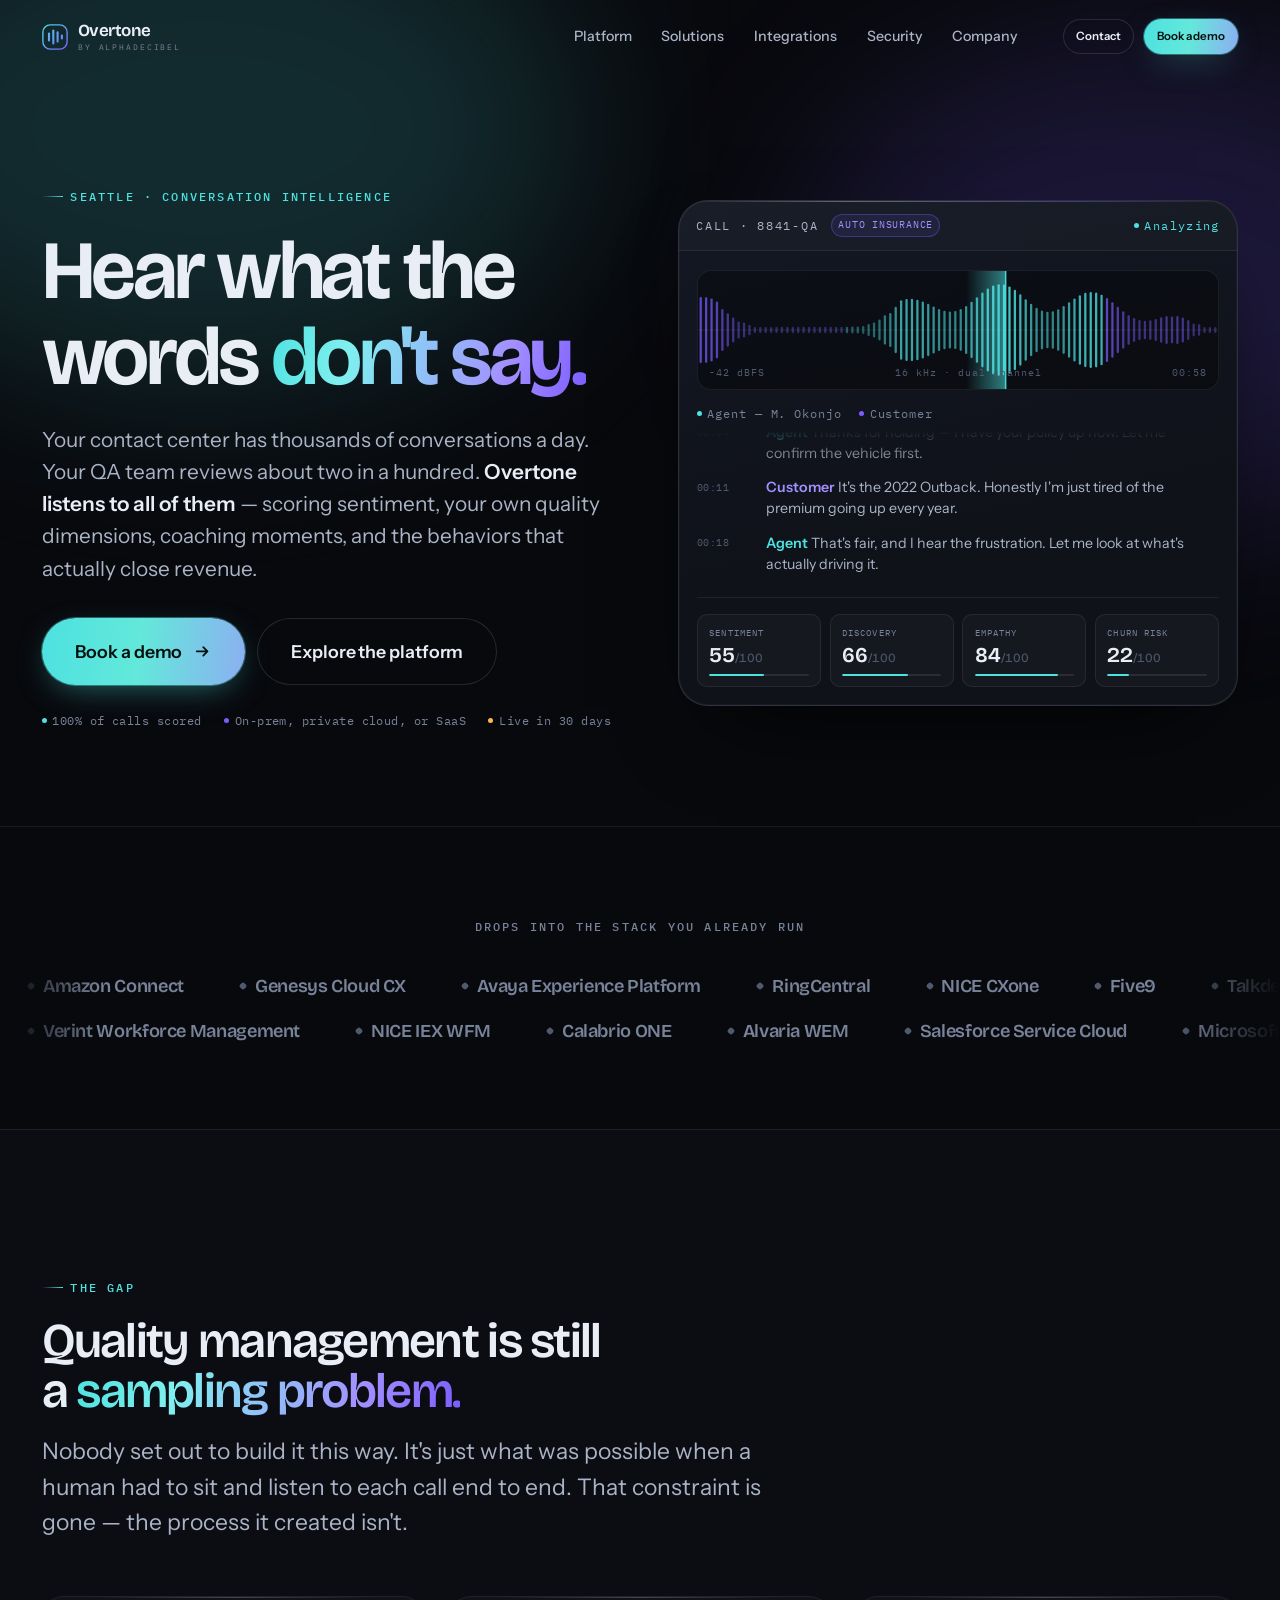
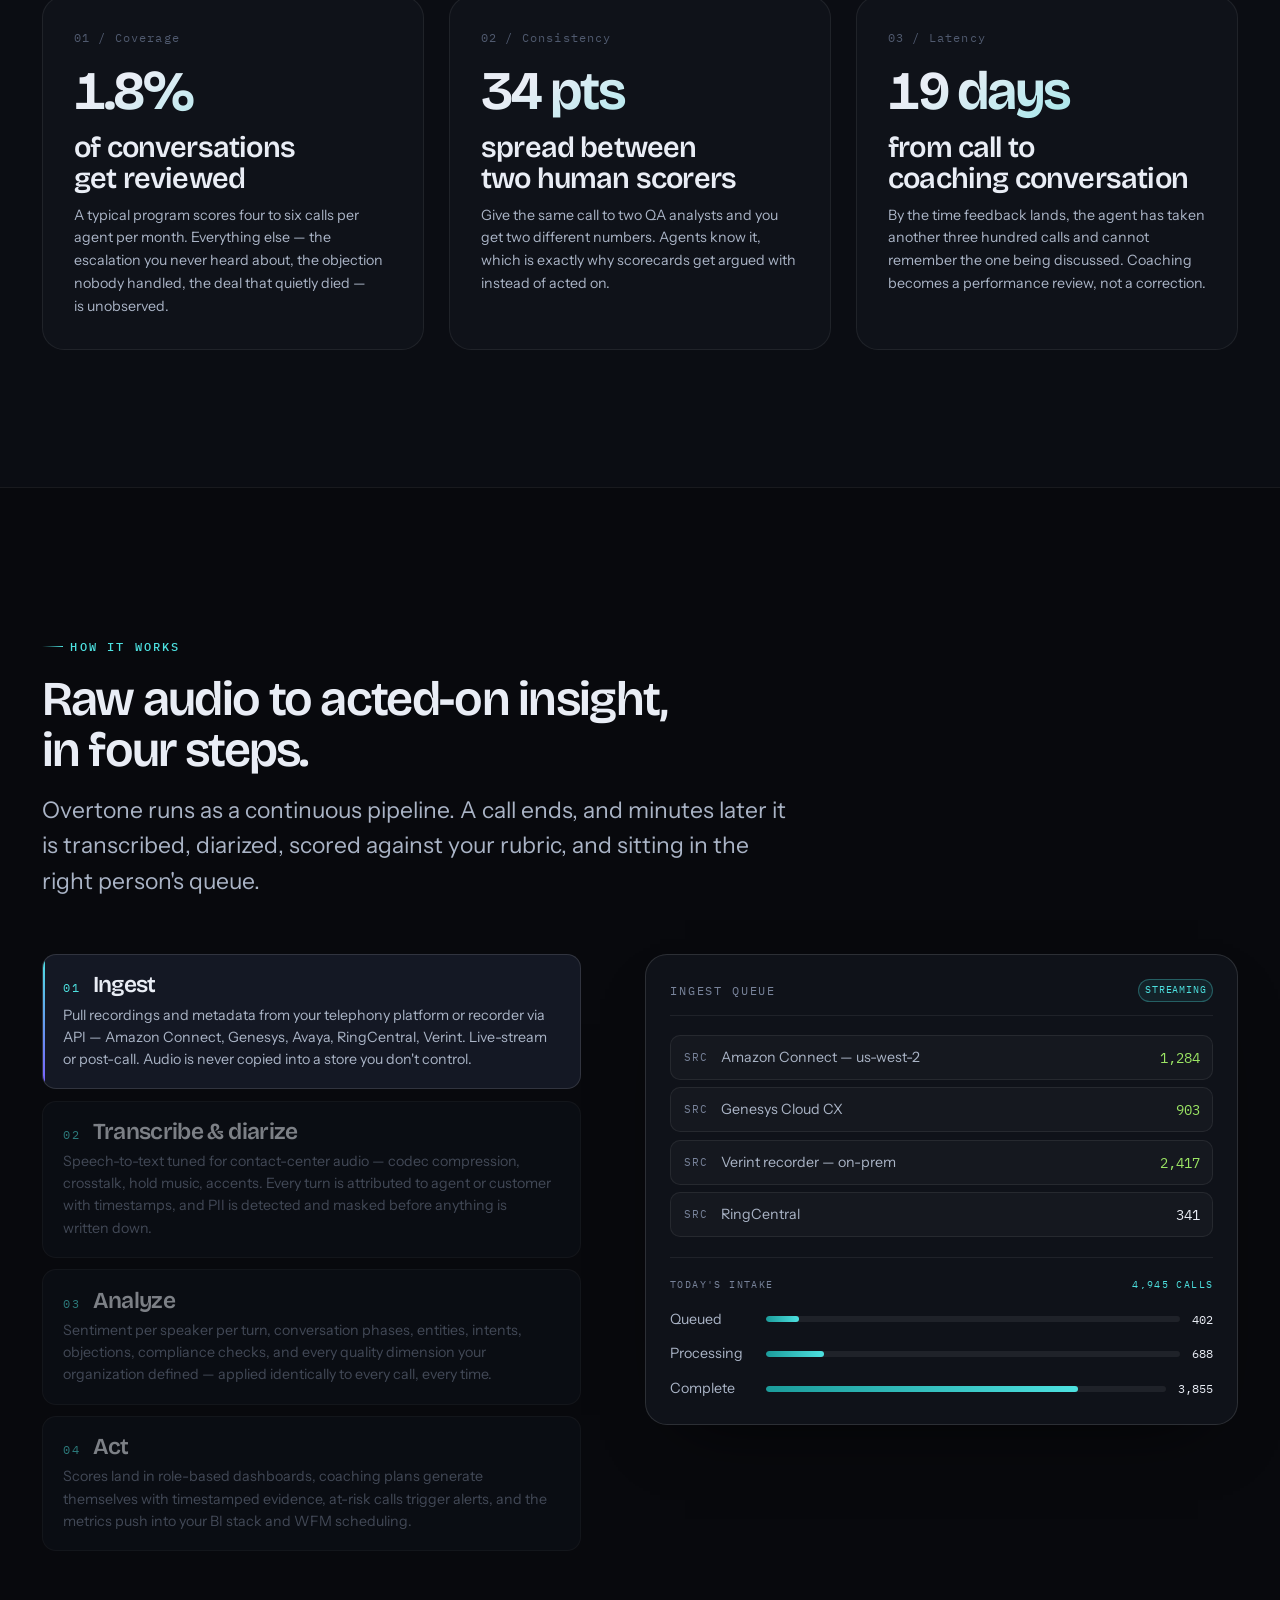
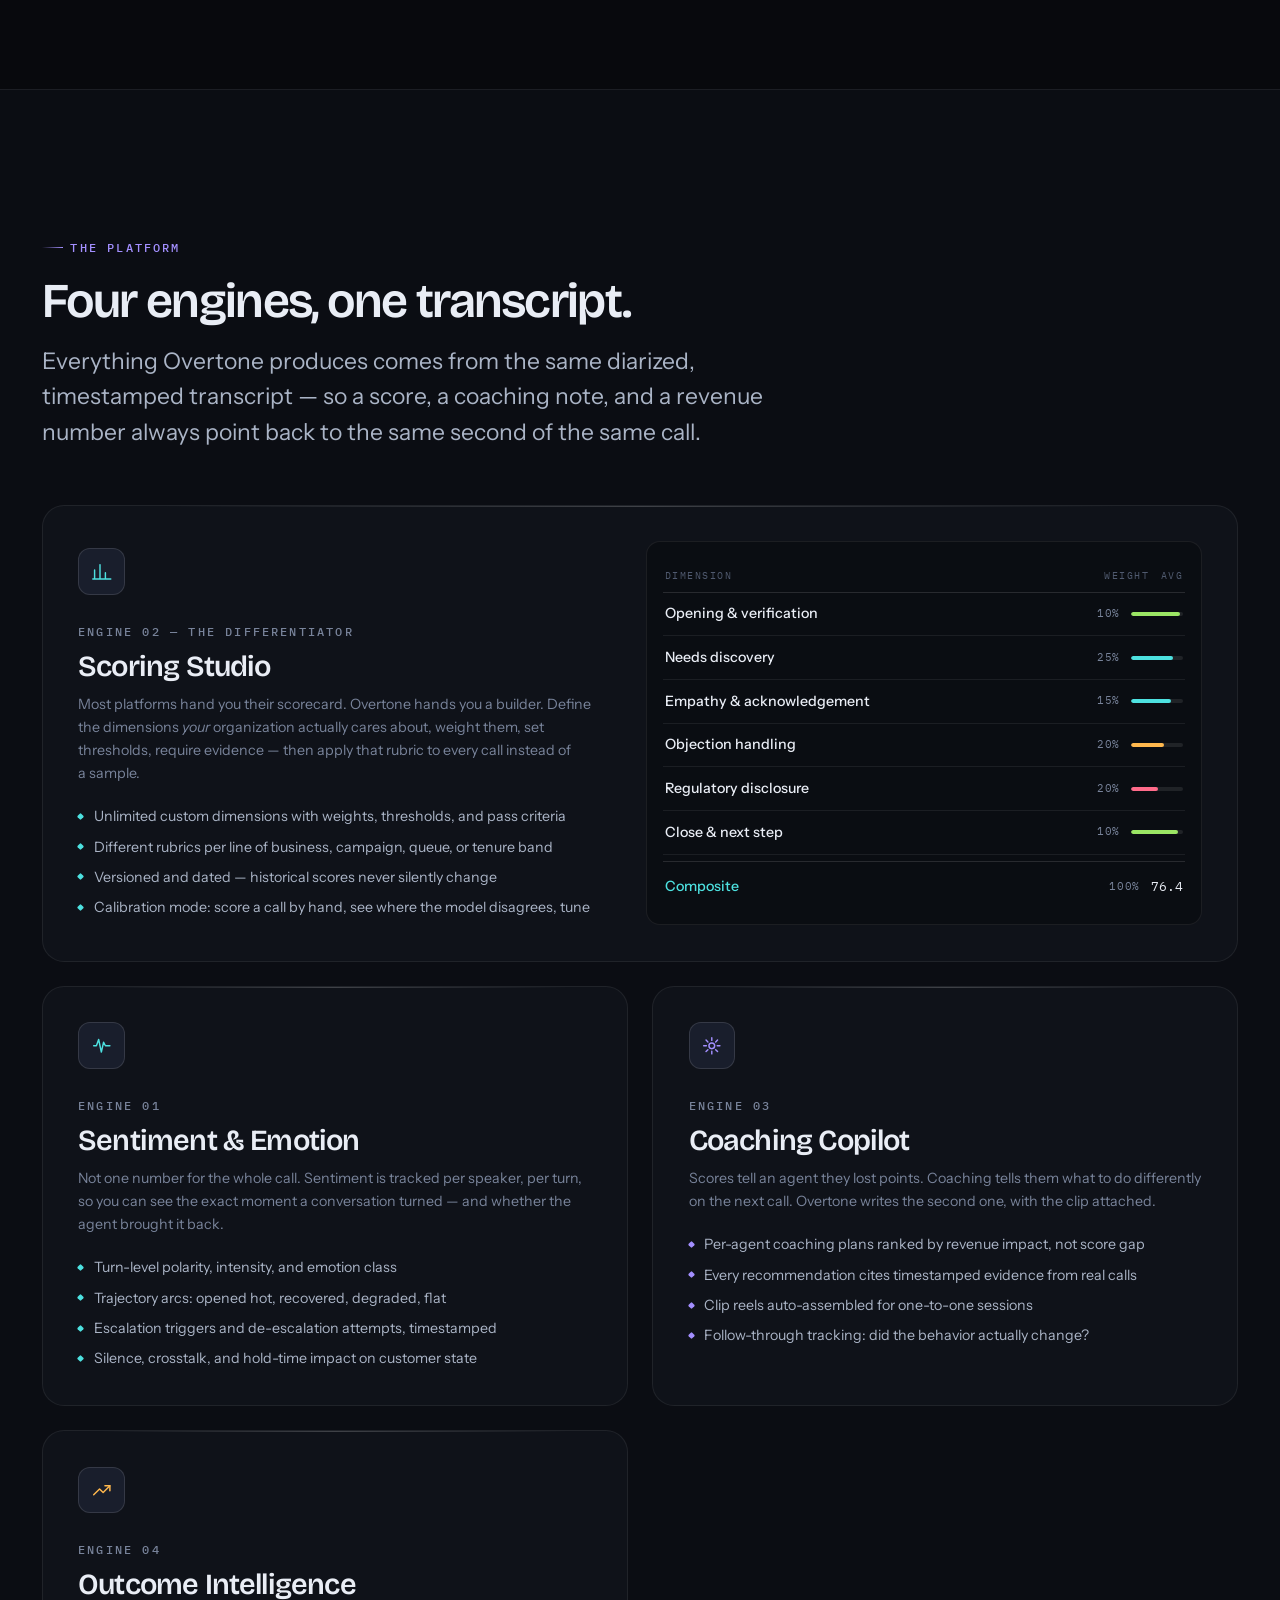
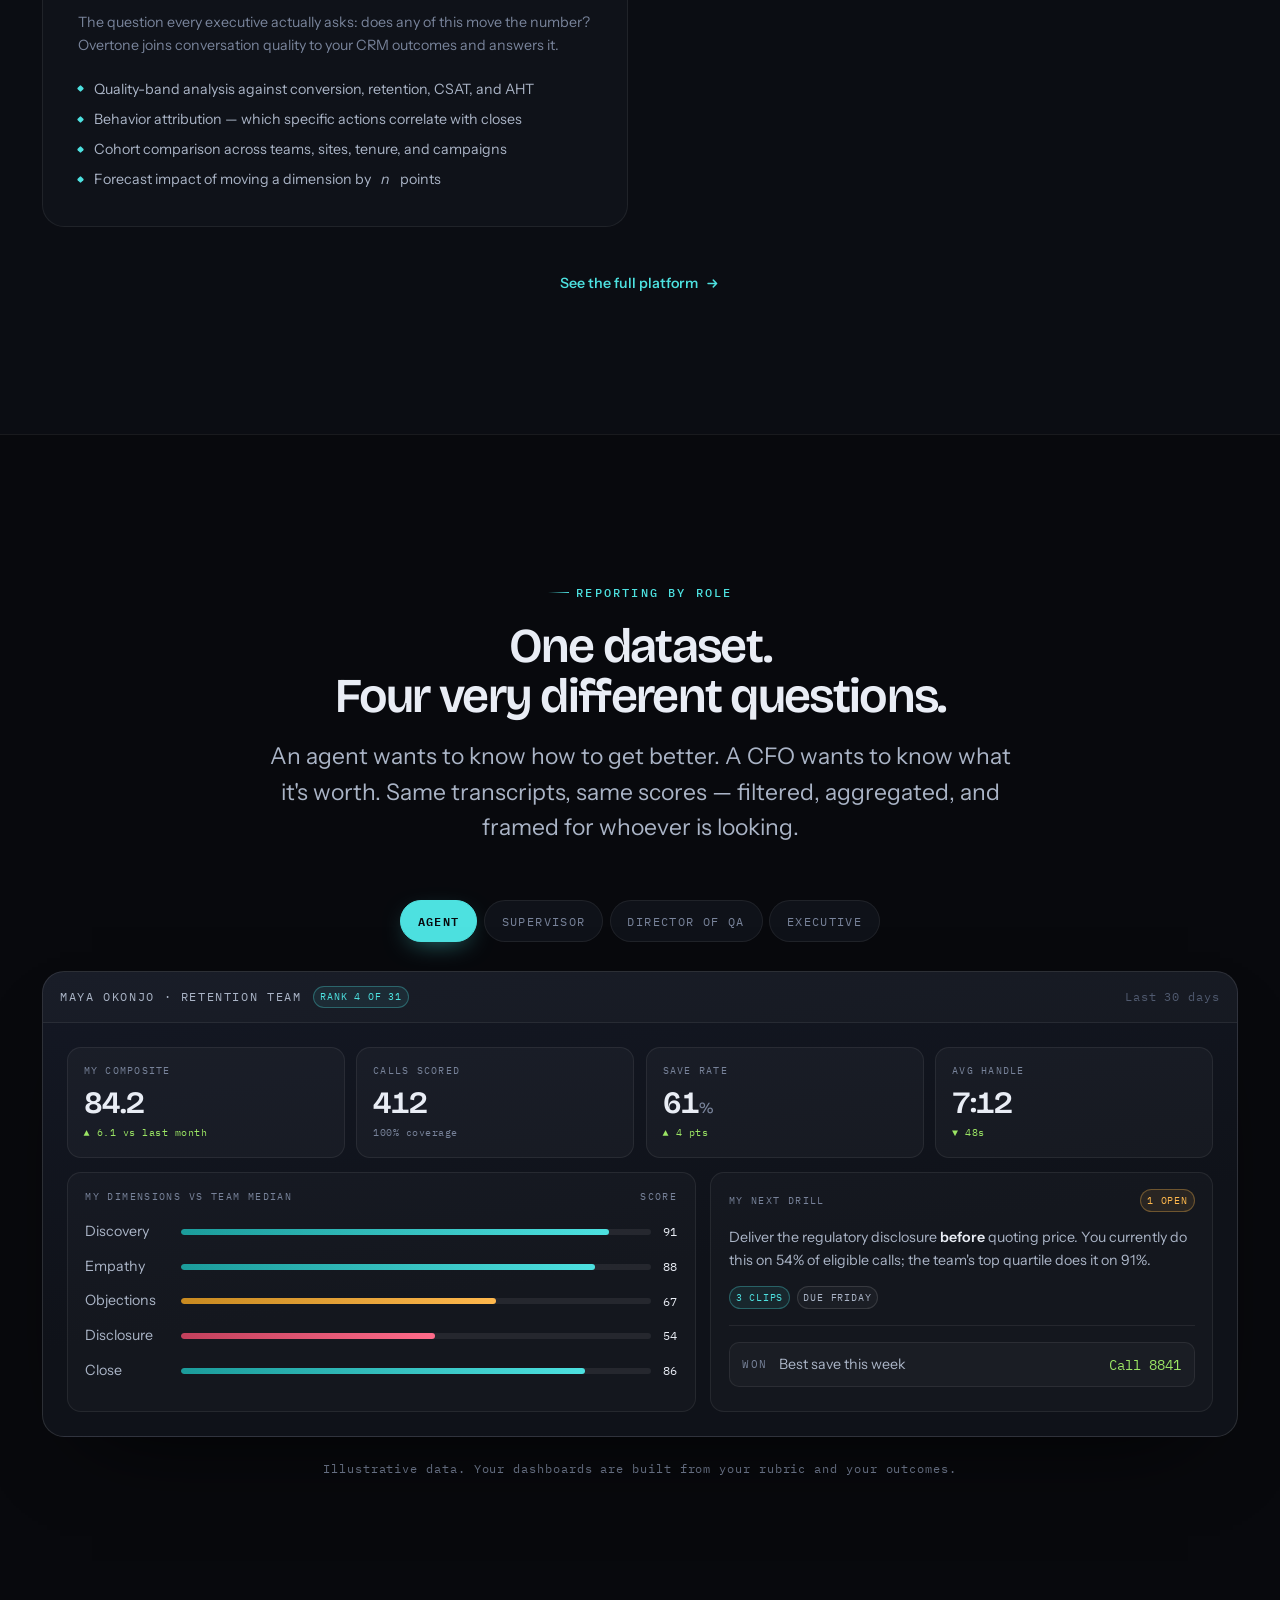
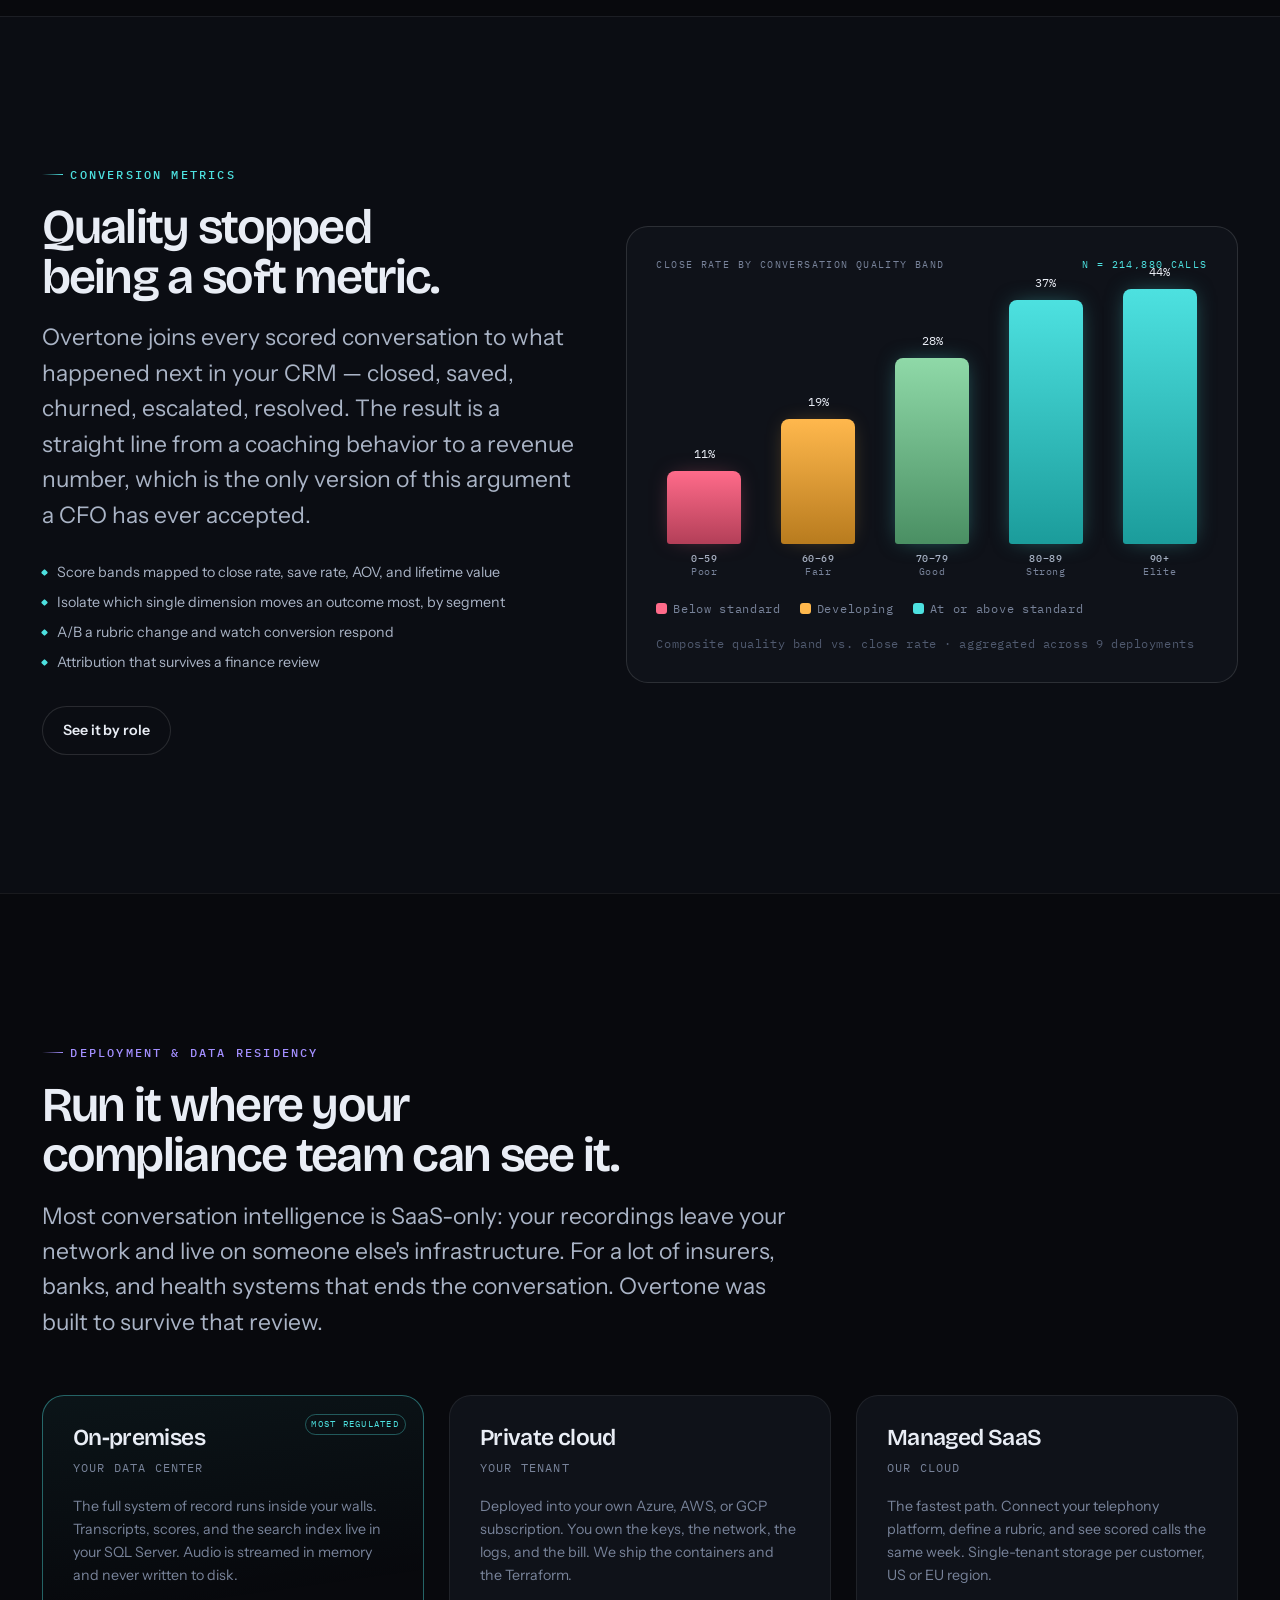
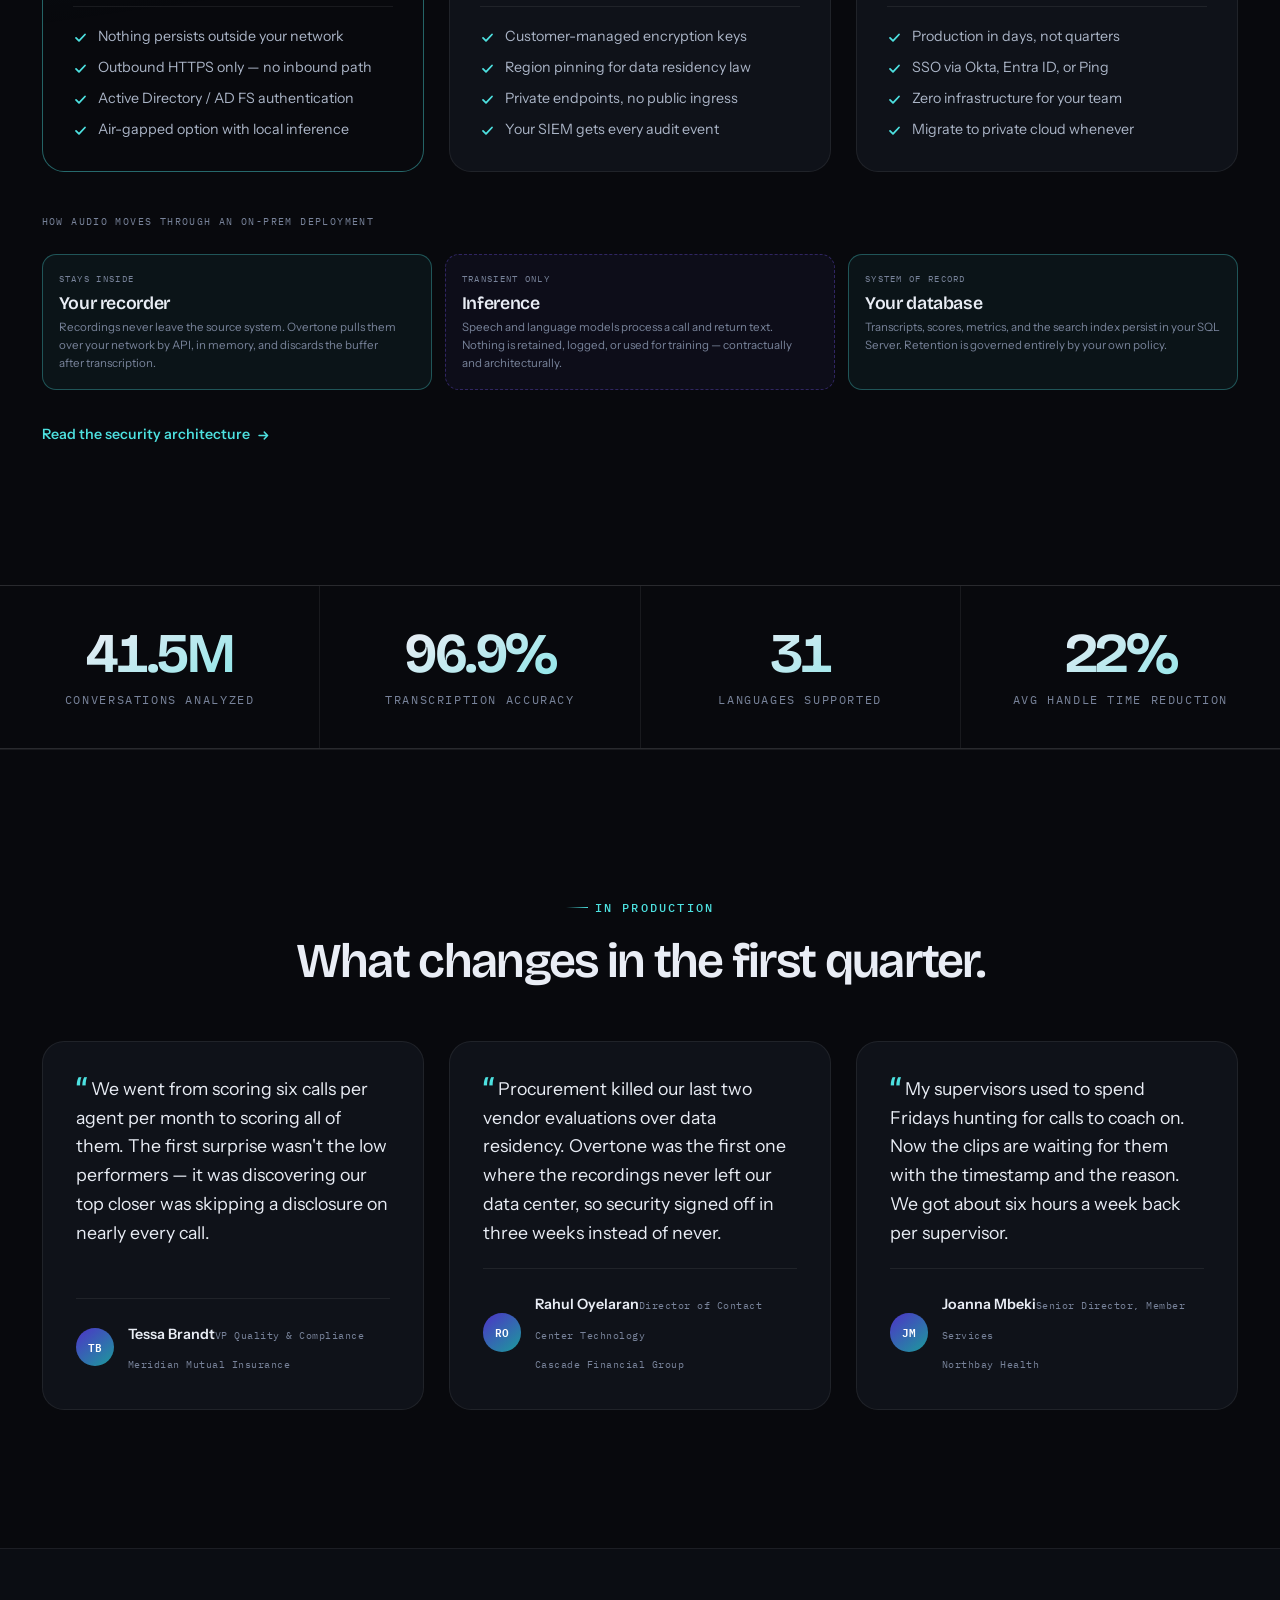
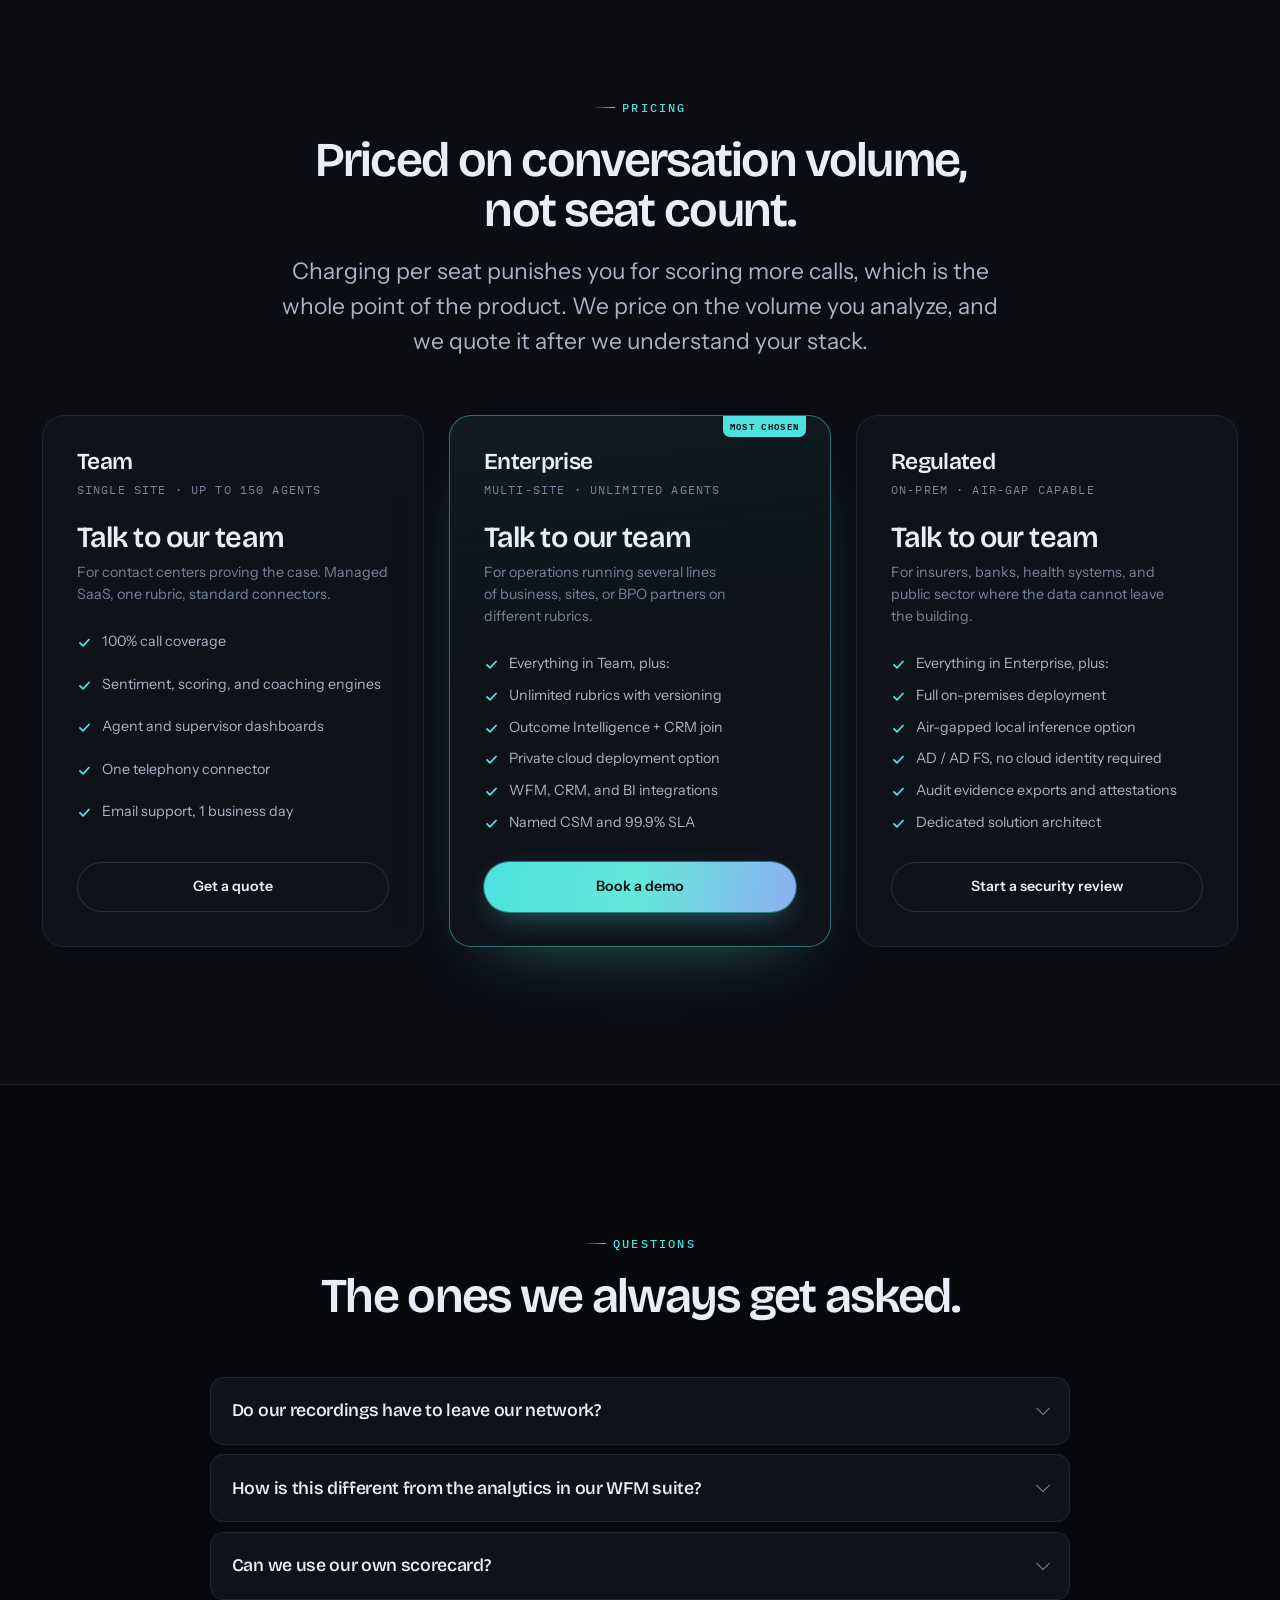
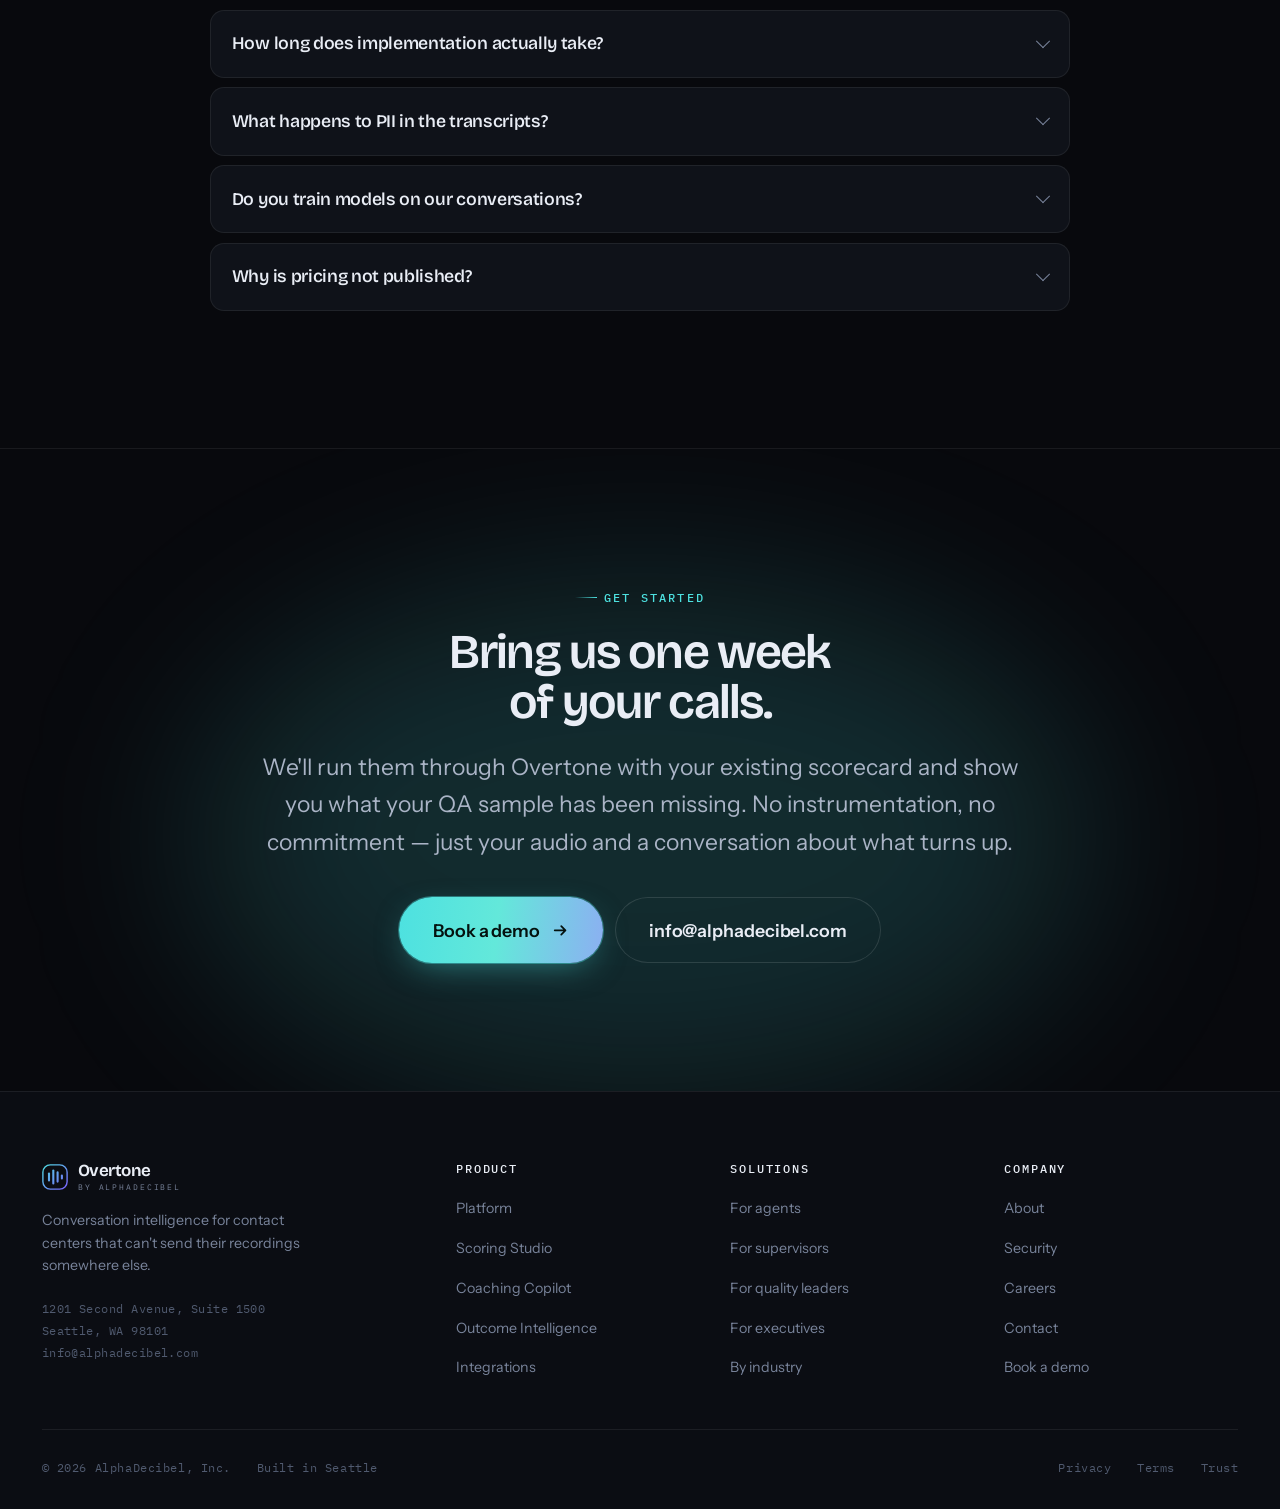
<file: index.html>
<!doctype html>
<html lang="en">
<head>
<meta charset="utf-8">
<meta name="viewport" content="width=device-width,initial-scale=1">
<title>Overtone by AlphaDecibel — Conversation Intelligence for Contact Centers</title>
<meta name="description" content="Overtone analyzes 100% of your agent–customer conversations for sentiment, custom quality dimensions, coaching, and conversion impact. Deploy on-prem, in your cloud, or as managed SaaS.">
<link rel="canonical" href="https://www.alphadecibel.com/">
<meta name="theme-color" content="#08090D">

<meta property="og:type" content="website">
<meta property="og:url" content="https://www.alphadecibel.com/">
<meta property="og:title" content="Overtone by AlphaDecibel — Conversation Intelligence">
<meta property="og:description" content="Score every conversation, not a 2% sample. Sentiment, custom quality dimensions, automated coaching, and revenue signal — inside your security boundary.">
<meta property="og:image" content="https://www.alphadecibel.com/assets/img/og.png">
<meta property="og:site_name" content="AlphaDecibel">
<meta name="twitter:card" content="summary_large_image">
<meta name="twitter:title" content="Overtone by AlphaDecibel — Conversation Intelligence">
<meta name="twitter:description" content="Score every conversation, not a 2% sample. Deploy on-prem or in your cloud.">
<meta name="twitter:image" content="https://www.alphadecibel.com/assets/img/og.png">

<link rel="icon" href="/assets/img/favicon.svg" type="image/svg+xml">
<link rel="preconnect" href="https://fonts.googleapis.com">
<link rel="preconnect" href="https://fonts.gstatic.com" crossorigin>
<link href="https://fonts.googleapis.com/css2?family=Bricolage+Grotesque:opsz,wght@12..96,400;12..96,500;12..96,600;12..96,700&family=IBM+Plex+Mono:wght@400;500;600&family=Instrument+Sans:wght@400;500;600;700&display=swap" rel="stylesheet">
<link rel="stylesheet" href="/assets/css/site.css">

<script type="application/ld+json">
{
  "@context":"https://schema.org",
  "@graph":[
    {
      "@type":"Organization",
      "@id":"https://www.alphadecibel.com/#org",
      "name":"AlphaDecibel",
      "url":"https://www.alphadecibel.com/",
      "description":"AlphaDecibel builds Overtone, a conversation intelligence platform for contact centers.",
      "email":"info@alphadecibel.com",
      "address":{"@type":"PostalAddress","streetAddress":"1201 Second Avenue, Suite 1500","addressLocality":"Seattle","addressRegion":"WA","postalCode":"98101","addressCountry":"US"}
    },
    {
      "@type":"SoftwareApplication",
      "name":"Overtone",
      "applicationCategory":"BusinessApplication",
      "operatingSystem":"Web, Windows Server, Linux",
      "publisher":{"@id":"https://www.alphadecibel.com/#org"},
      "offers":{"@type":"Offer","price":"0","priceCurrency":"USD","description":"Custom pricing — contact the AlphaDecibel team."}
    }
  ]
}
</script>
</head>
<body class="grid-bg">
<a class="skip" href="#main">Skip to content</a>

<!-- ══ NAV ══ -->
<header class="nav">
  <div class="shell nav-in">
    <a class="brand" href="/" aria-label="Overtone by AlphaDecibel — home">
      <svg class="brand-mark" viewBox="0 0 26 26" fill="none" aria-hidden="true">
        <rect x=".9" y=".9" width="24.2" height="24.2" rx="7.4" stroke="url(#m1)" stroke-width="1.4"/>
        <g stroke="url(#m1)" stroke-width="2.1" stroke-linecap="round">
          <path d="M7 16.4V9.6"/><path d="M11.3 19.4V6.6"/><path d="M15.6 17.6V8.4"/><path d="M19.9 14.4v-2.8"/>
        </g>
        <defs><linearGradient id="m1" gradientUnits="userSpaceOnUse" x1="0" y1="0" x2="26" y2="26"><stop stop-color="#4DE1E0"/><stop offset="1" stop-color="#7B5CFF"/></linearGradient></defs>
      </svg>
      <span class="brand-txt">
        <span class="brand-name">Overtone</span>
        <span class="brand-sub">by AlphaDecibel</span>
      </span>
    </a>
    <nav class="nav-links" aria-label="Main">
      <a href="/platform/">Platform</a>
      <a href="/solutions/">Solutions</a>
      <a href="/integrations/">Integrations</a>
      <a href="/security/">Security</a>
      <a href="/company/">Company</a>
    </nav>
    <div class="nav-cta">
      <a class="btn btn-ghost btn-sm" href="/contact/">Contact</a>
      <a class="btn btn-primary btn-sm" href="/contact/#demo">Book a demo</a>
    </div>
    <button class="burger" aria-expanded="false" aria-controls="mmenu" aria-label="Toggle menu"><span></span></button>
  </div>
</header>
<div class="mobile-menu" id="mmenu">
  <a href="/platform/">Platform</a>
  <a href="/solutions/">Solutions</a>
  <a href="/integrations/">Integrations</a>
  <a href="/security/">Security</a>
  <a href="/company/">Company</a>
  <a href="/contact/">Contact</a>
  <a class="btn btn-primary" href="/contact/#demo">Book a demo</a>
</div>

<main id="main">

<!-- ══ HERO ══ -->
<section class="hero">
  <div class="aura hero-aura-1"></div>
  <div class="aura hero-aura-2"></div>
  <div class="shell hero-grid">
    <div>
      <span class="tag" data-hero="1">Seattle&nbsp;· Conversation Intelligence</span>
      <h1 data-hero="2">Hear what the<br>words <span class="grad">don't say.</span></h1>
      <p class="lede" data-hero="3">Your contact center has thousands of conversations a day. Your QA team reviews about two in a hundred. <strong>Overtone listens to all of them</strong> — scoring sentiment, your own quality dimensions, coaching moments, and the behaviors that actually close revenue.</p>
      <div class="btn-row" data-hero="4">
        <a class="btn btn-primary btn-lg" href="/contact/#demo">
          Book a demo
          <svg viewBox="0 0 20 20" fill="none" stroke="currentColor" stroke-width="1.9" stroke-linecap="round" stroke-linejoin="round" aria-hidden="true"><path d="M4 10h11M11 5.5 15.5 10 11 14.5"/></svg>
        </a>
        <a class="btn btn-ghost btn-lg" href="/platform/">Explore the platform</a>
      </div>
      <div class="hero-note" data-hero="5">
        <span><i class="dot dot-live"></i> 100% of calls scored</span>
        <span><i class="dot dot-v"></i> On-prem, private cloud, or SaaS</span>
        <span><i class="dot dot-a"></i> Live in 30 days</span>
      </div>
    </div>

    <!-- signature: live analysis panel -->
    <div class="panel" data-hero="6" aria-label="Illustrative live call analysis">
      <div class="panel-bar">
        <span class="panel-title">Call&nbsp;· 8841-QA</span>
        <span class="chip chip-v">Auto&nbsp;insurance</span>
        <span class="panel-live"><i class="dot dot-live"></i> Analyzing</span>
      </div>
      <div class="panel-body">
        <div class="wave-wrap">
          <canvas id="waveform" aria-hidden="true"></canvas>
          <div class="wave-meta"><span>-42 dBFS</span><span>16 kHz&nbsp;· dual channel</span><span>00:58</span></div>
        </div>

        <div class="speakers">
          <span><i class="dot"></i> Agent&nbsp;— M. Okonjo</span>
          <span><i class="dot dot-v"></i> Customer</span>
        </div>

        <div class="tscript" id="tscript" aria-hidden="true"></div>

        <div class="scores">
          <div class="score" id="sc-sent">
            <span class="score-k">Sentiment</span>
            <span class="score-v">62<small>/100</small></span>
            <span class="score-bar"><i style="width:62%"></i></span>
          </div>
          <div class="score" id="sc-disc">
            <span class="score-k">Discovery</span>
            <span class="score-v">40<small>/100</small></span>
            <span class="score-bar"><i style="width:40%"></i></span>
          </div>
          <div class="score" id="sc-emp">
            <span class="score-k">Empathy</span>
            <span class="score-v">50<small>/100</small></span>
            <span class="score-bar"><i style="width:50%"></i></span>
          </div>
          <div class="score" id="sc-risk">
            <span class="score-k">Churn risk</span>
            <span class="score-v">12<small>/100</small></span>
            <span class="score-bar"><i style="width:12%"></i></span>
          </div>
        </div>
      </div>
    </div>
  </div>
</section>

<!-- ══ TRUST STRIP ══ -->
<section class="sec-tight rule">
  <div class="shell" style="text-align:center;margin-bottom:2rem">
    <span class="tag tag-plain" style="color:var(--muted)">Drops into the stack you already run</span>
  </div>
  <div class="marquee">
    <div class="marquee-track">
      <span class="mark"><i></i>Amazon Connect</span><span class="mark"><i></i>Genesys Cloud CX</span><span class="mark"><i></i>Avaya Experience Platform</span><span class="mark"><i></i>RingCentral</span><span class="mark"><i></i>NICE CXone</span><span class="mark"><i></i>Five9</span><span class="mark"><i></i>Talkdesk</span><span class="mark"><i></i>Cisco Webex CC</span><span class="mark"><i></i>Twilio Flex</span><span class="mark"><i></i>8x8</span><span class="mark"><i></i>Zoom Contact Center</span><span class="mark"><i></i>Microsoft Teams Phone</span>
      <span class="mark"><i></i>Amazon Connect</span><span class="mark"><i></i>Genesys Cloud CX</span><span class="mark"><i></i>Avaya Experience Platform</span><span class="mark"><i></i>RingCentral</span><span class="mark"><i></i>NICE CXone</span><span class="mark"><i></i>Five9</span><span class="mark"><i></i>Talkdesk</span><span class="mark"><i></i>Cisco Webex CC</span><span class="mark"><i></i>Twilio Flex</span><span class="mark"><i></i>8x8</span><span class="mark"><i></i>Zoom Contact Center</span><span class="mark"><i></i>Microsoft Teams Phone</span>
    </div>
  </div>
  <div class="marquee" style="margin-top:.9rem">
    <div class="marquee-track rev">
      <span class="mark"><i></i>Verint Workforce Management</span><span class="mark"><i></i>NICE IEX WFM</span><span class="mark"><i></i>Calabrio ONE</span><span class="mark"><i></i>Alvaria WEM</span><span class="mark"><i></i>Salesforce Service Cloud</span><span class="mark"><i></i>Microsoft Dynamics 365</span><span class="mark"><i></i>ServiceNow CSM</span><span class="mark"><i></i>Zendesk</span><span class="mark"><i></i>HubSpot</span><span class="mark"><i></i>Snowflake</span><span class="mark"><i></i>Power BI</span>
      <span class="mark"><i></i>Verint Workforce Management</span><span class="mark"><i></i>NICE IEX WFM</span><span class="mark"><i></i>Calabrio ONE</span><span class="mark"><i></i>Alvaria WEM</span><span class="mark"><i></i>Salesforce Service Cloud</span><span class="mark"><i></i>Microsoft Dynamics 365</span><span class="mark"><i></i>ServiceNow CSM</span><span class="mark"><i></i>Zendesk</span><span class="mark"><i></i>HubSpot</span><span class="mark"><i></i>Snowflake</span><span class="mark"><i></i>Power BI</span>
    </div>
  </div>
</section>

<!-- ══ PROBLEM ══ -->
<section class="sec alt rule">
  <div class="shell">
    <div class="sec-head" data-reveal>
      <span class="tag">The gap</span>
      <h2>Quality management is still<br>a <span class="grad">sampling problem.</span></h2>
      <p>Nobody set out to build it this way. It's just what was possible when a human had to sit and listen to each call end to end. That constraint is gone — the process it created isn't.</p>
    </div>
    <div class="cols c3">
      <article class="card card-hover" data-reveal data-d="1">
        <span class="card-glow"></span>
        <span class="card-num">01 / Coverage</span>
        <div class="stat-v" style="font-size:clamp(2.4rem,2rem + 2vw,3.4rem);text-align:left;margin-bottom:.9rem"><span data-count="1.8" data-dec="1" data-suf="%">0%</span></div>
        <h3>of conversations get reviewed</h3>
        <p>A typical program scores four to six calls per agent per month. Everything else — the escalation you never heard about, the objection nobody handled, the deal that quietly died — is unobserved.</p>
      </article>
      <article class="card card-hover" data-reveal data-d="2">
        <span class="card-glow"></span>
        <span class="card-num">02 / Consistency</span>
        <div class="stat-v" style="font-size:clamp(2.4rem,2rem + 2vw,3.4rem);text-align:left;margin-bottom:.9rem"><span data-count="34" data-suf=" pts">0</span></div>
        <h3>spread between two human scorers</h3>
        <p>Give the same call to two QA analysts and you get two different numbers. Agents know it, which is exactly why scorecards get argued with instead of acted on.</p>
      </article>
      <article class="card card-hover" data-reveal data-d="3">
        <span class="card-glow"></span>
        <span class="card-num">03 / Latency</span>
        <div class="stat-v" style="font-size:clamp(2.4rem,2rem + 2vw,3.4rem);text-align:left;margin-bottom:.9rem"><span data-count="19" data-suf=" days">0</span></div>
        <h3>from call to coaching conversation</h3>
        <p>By the time feedback lands, the agent has taken another three hundred calls and cannot remember the one being discussed. Coaching becomes a performance review, not a correction.</p>
      </article>
    </div>
  </div>
</section>

<!-- ══ PIPELINE ══ -->
<section class="sec rule" data-pipeline>
  <div class="shell">
    <div class="sec-head" data-reveal>
      <span class="tag">How it works</span>
      <h2>Raw audio to acted-on insight,<br>in four steps.</h2>
      <p>Overtone runs as a continuous pipeline. A call ends, and minutes later it is transcribed, diarized, scored against your rubric, and sitting in the right person's queue.</p>
    </div>

    <div class="pipe">
      <div class="pipe-steps" data-reveal>
        <button class="pstep on" type="button">
          <span class="pstep-h"><span class="pstep-n">01</span><h3>Ingest</h3></span>
          <p>Pull recordings and metadata from your telephony platform or recorder via API — Amazon Connect, Genesys, Avaya, RingCentral, Verint. Live-stream or post-call. Audio is never copied into a store you don't control.</p>
        </button>
        <button class="pstep" type="button">
          <span class="pstep-h"><span class="pstep-n">02</span><h3>Transcribe &amp; diarize</h3></span>
          <p>Speech-to-text tuned for contact-center audio — codec compression, crosstalk, hold music, accents. Every turn is attributed to agent or customer with timestamps, and PII is detected and masked before anything is written down.</p>
        </button>
        <button class="pstep" type="button">
          <span class="pstep-h"><span class="pstep-n">03</span><h3>Analyze</h3></span>
          <p>Sentiment per speaker per turn, conversation phases, entities, intents, objections, compliance checks, and every quality dimension your organization defined — applied identically to every call, every time.</p>
        </button>
        <button class="pstep" type="button">
          <span class="pstep-h"><span class="pstep-n">04</span><h3>Act</h3></span>
          <p>Scores land in role-based dashboards, coaching plans generate themselves with timestamped evidence, at-risk calls trigger alerts, and the metrics push into your BI stack and WFM scheduling.</p>
        </button>
      </div>

      <div class="pipe-visual" data-reveal data-d="2">
        <div class="pv">
          <!-- 01 INGEST -->
          <div class="pv-pane on">
            <div class="pv-label"><span>Ingest queue</span><span class="chip chip-c">Streaming</span></div>
            <div class="drow"><span class="k">Src</span><span>Amazon Connect&nbsp;— us-west-2</span><span class="v ok">1,284</span></div>
            <div class="drow"><span class="k">Src</span><span>Genesys Cloud CX</span><span class="v ok">903</span></div>
            <div class="drow"><span class="k">Src</span><span>Verint recorder&nbsp;— on-prem</span><span class="v ok">2,417</span></div>
            <div class="drow"><span class="k">Src</span><span>RingCentral</span><span class="v">341</span></div>
            <div style="margin-top:1.2rem;padding-top:1.2rem;border-top:1px solid var(--line)">
              <div class="dbox-t"><span>Today's intake</span><span class="mono" style="color:var(--cyan)">4,945 calls</span></div>
              <div class="hbars">
                <div class="hbar"><span class="nm">Queued</span><span class="tr"><i data-fill="8"></i></span><span class="num">402</span></div>
                <div class="hbar"><span class="nm">Processing</span><span class="tr"><i data-fill="14" data-delay="90"></i></span><span class="num">688</span></div>
                <div class="hbar"><span class="nm">Complete</span><span class="tr"><i data-fill="78" data-delay="180"></i></span><span class="num">3,855</span></div>
              </div>
            </div>
          </div>

          <!-- 02 TRANSCRIBE -->
          <div class="pv-pane">
            <div class="pv-label"><span>Diarized transcript</span><span class="chip chip-l">PII masked</span></div>
            <div class="tline agent" style="animation:none"><span class="ts">02:14</span><span><span class="who">Agent</span> <span class="txt">Can I get the policy number on that vehicle?</span></span></div>
            <div class="tline cust" style="animation:none"><span class="ts">02:19</span><span><span class="who">Customer</span> <span class="txt">It's <span class="chip chip-a">[POLICY-ID]</span> — and my card ends <span class="chip chip-a">[PAN-4]</span>.</span></span></div>
            <div class="tline agent" style="animation:none"><span class="ts">02:31</span><span><span class="who">Agent</span> <span class="txt">Perfect, I have it. Give me one moment while that loads.</span></span></div>
            <div class="tline cust" style="animation:none"><span class="ts">02:48</span><span><span class="who">Customer</span> <span class="txt">No rush. I've been on hold twice already today though.</span></span></div>
            <div style="margin-top:1.1rem;padding-top:1.1rem;border-top:1px solid var(--line)">
              <div class="drow"><span class="k">Word err.</span><span>Contact-center tuned model</span><span class="v ok">2.8%</span></div>
              <div class="drow"><span class="k">Speakers</span><span>Channel + acoustic diarization</span><span class="v ok">99.1%</span></div>
              <div class="drow"><span class="k">Redacted</span><span>PAN, SSN, DOB, policy ID</span><span class="v">7 spans</span></div>
            </div>
          </div>

          <!-- 03 ANALYZE -->
          <div class="pv-pane">
            <div class="pv-label"><span>Analysis</span><span class="chip chip-v">Your rubric v4.2</span></div>
            <div class="dbox-t" style="margin-bottom:.6rem"><span>Customer sentiment arc</span><span class="mono" style="color:var(--lime)">Recovered</span></div>
            <svg viewBox="0 0 320 76" style="width:100%;height:76px;margin-bottom:1.1rem" aria-hidden="true">
              <defs>
                <linearGradient id="sg" gradientUnits="userSpaceOnUse" x1="0" y1="0" x2="320" y2="0">
                  <stop offset="0" stop-color="#FFB84D"/><stop offset=".42" stop-color="#FF6B8A"/><stop offset="1" stop-color="#9BE564"/>
                </linearGradient>
              </defs>
              <line x1="0" y1="38" x2="320" y2="38" stroke="rgba(255,255,255,.08)" stroke-width="1"/>
              <polyline points="0,30 40,36 80,44 120,62 160,58 200,40 240,26 280,18 320,14"
                        fill="none" stroke="url(#sg)" stroke-width="2.4" stroke-linecap="round" stroke-linejoin="round"/>
              <circle cx="120" cy="62" r="4" fill="#FF6B8A"/>
              <circle cx="320" cy="14" r="4" fill="#9BE564"/>
            </svg>
            <div class="hbars">
              <div class="hbar"><span class="nm">Discovery</span><span class="tr"><i data-fill="92"></i></span><span class="num">92</span></div>
              <div class="hbar v"><span class="nm">Empathy</span><span class="tr"><i data-fill="91" data-delay="80"></i></span><span class="num">91</span></div>
              <div class="hbar a"><span class="nm">Compliance</span><span class="tr"><i data-fill="74" data-delay="160"></i></span><span class="num">74</span></div>
              <div class="hbar"><span class="nm">Resolution</span><span class="tr"><i data-fill="88" data-delay="240"></i></span><span class="num">88</span></div>
            </div>
            <div class="chips" style="margin-top:1.1rem">
              <span class="chip chip-r">Objection: price</span><span class="chip chip-a">Competitor named</span><span class="chip chip-c">Discount applied</span><span class="chip chip-l">Save retained</span>
            </div>
          </div>

          <!-- 04 ACT -->
          <div class="pv-pane">
            <div class="pv-label"><span>Actions dispatched</span><span class="chip chip-c">Automatic</span></div>
            <div class="drow"><span class="k">Coach</span><span>Disclosure timing&nbsp;— M. Okonjo</span><span class="v warn">Queued</span></div>
            <div class="drow"><span class="k">Alert</span><span>Churn signal&nbsp;— routed to retention</span><span class="v bad">Sent</span></div>
            <div class="drow"><span class="k">Sync</span><span>Scores → Verint WFM</span><span class="v ok">OK</span></div>
            <div class="drow"><span class="k">Sync</span><span>Metrics → Power BI dataset</span><span class="v ok">OK</span></div>
            <div style="margin-top:1.2rem;padding:1rem;border:1px solid rgba(77,225,224,.28);background:rgba(77,225,224,.055);border-radius:14px">
              <span class="flow-k">Generated coaching note</span>
              <p style="font-size:var(--s--1);color:var(--text-2);line-height:1.62">Maya delivered the required disclosure at <strong>04:12</strong>, after quoting price at <strong>03:47</strong>. On the 22 calls where disclosure preceded the quote, close rate was <strong>17 points higher</strong>. Suggested drill: front-load disclosure in the framing step.</p>
              <div class="chips" style="margin-top:.8rem"><span class="chip chip-c">3 clips attached</span><span class="chip">Evidence 04:12 · 03:47</span></div>
            </div>
          </div>
        </div>
      </div>
    </div>
  </div>
</section>

<!-- ══ ENGINES ══ -->
<section class="sec alt rule">
  <div class="shell">
    <div class="sec-head" data-reveal>
      <span class="tag tag-v">The platform</span>
      <h2>Four engines, one transcript.</h2>
      <p>Everything Overtone produces comes from the same diarized, timestamped transcript — so a score, a coaching note, and a revenue number always point back to the same second of the same call.</p>
    </div>

    <div class="engines">
      <!-- featured: scoring studio -->
      <article class="engine feat" data-reveal>
        <div>
          <div class="icon-badge">
            <svg viewBox="0 0 24 24" fill="none" stroke="currentColor" stroke-linecap="round" stroke-linejoin="round" aria-hidden="true"><path d="M4 20V10M10 20V4M16 20v-7M22 20h-2M2 20h20"/></svg>
          </div>
          <span class="tag tag-plain" style="color:var(--muted);margin-bottom:.7rem">Engine 02&nbsp;— the differentiator</span>
          <h3>Scoring Studio</h3>
          <p>Most platforms hand you their scorecard. Overtone hands you a builder. Define the dimensions <em>your</em> organization actually cares about, weight them, set thresholds, require evidence — then apply that rubric to every call instead of a sample.</p>
          <ul class="engine-list">
            <li>Unlimited custom dimensions with weights, thresholds, and pass criteria</li>
            <li>Different rubrics per line of business, campaign, queue, or tenure band</li>
            <li>Versioned and dated — historical scores never silently change</li>
            <li>Calibration mode: score a call by hand, see where the model disagrees, tune</li>
          </ul>
        </div>
        <div class="rubric">
          <div class="rubric-row rubric-head"><span>Dimension</span><span>Weight</span><span>Avg</span></div>
          <div class="rubric-row"><span class="nm">Opening &amp; verification</span><span class="wt">10%</span><span class="meter l"><i style="width:94%"></i></span></div>
          <div class="rubric-row"><span class="nm">Needs discovery</span><span class="wt">25%</span><span class="meter"><i style="width:81%"></i></span></div>
          <div class="rubric-row"><span class="nm">Empathy &amp; acknowledgement</span><span class="wt">15%</span><span class="meter"><i style="width:77%"></i></span></div>
          <div class="rubric-row"><span class="nm">Objection handling</span><span class="wt">20%</span><span class="meter a"><i style="width:63%"></i></span></div>
          <div class="rubric-row"><span class="nm">Regulatory disclosure</span><span class="wt">20%</span><span class="meter r"><i style="width:52%"></i></span></div>
          <div class="rubric-row"><span class="nm">Close &amp; next step</span><span class="wt">10%</span><span class="meter l"><i style="width:89%"></i></span></div>
          <div class="rubric-row" style="border-top:1px solid var(--line-2);margin-top:.4rem;padding-top:.8rem">
            <span class="nm" style="color:var(--cyan)">Composite</span><span class="wt">100%</span><span class="mono" style="font-size:.8rem;color:var(--text)">76.4</span>
          </div>
        </div>
      </article>

      <article class="engine" data-reveal data-d="1">
        <div class="icon-badge">
          <svg viewBox="0 0 24 24" fill="none" stroke="currentColor" stroke-linecap="round" stroke-linejoin="round" aria-hidden="true"><path d="M3 12h3l2.5-7 3 14L14 8l2 4h5"/></svg>
        </div>
        <span class="tag tag-plain" style="color:var(--muted);margin-bottom:.7rem">Engine 01</span>
        <h3>Sentiment &amp; Emotion</h3>
        <p>Not one number for the whole call. Sentiment is tracked per speaker, per turn, so you can see the exact moment a conversation turned — and whether the agent brought it back.</p>
        <ul class="engine-list">
          <li>Turn-level polarity, intensity, and emotion class</li>
          <li>Trajectory arcs: opened hot, recovered, degraded, flat</li>
          <li>Escalation triggers and de-escalation attempts, timestamped</li>
          <li>Silence, crosstalk, and hold-time impact on customer state</li>
        </ul>
      </article>

      <article class="engine v" data-reveal data-d="2">
        <div class="icon-badge icon-badge-v">
          <svg viewBox="0 0 24 24" fill="none" stroke="currentColor" stroke-linecap="round" stroke-linejoin="round" aria-hidden="true"><path d="M12 3v3M12 18v3M5.6 5.6l2.1 2.1M16.3 16.3l2.1 2.1M3 12h3M18 12h3M5.6 18.4l2.1-2.1M16.3 7.7l2.1-2.1"/><circle cx="12" cy="12" r="3.2"/></svg>
        </div>
        <span class="tag tag-plain" style="color:var(--muted);margin-bottom:.7rem">Engine 03</span>
        <h3>Coaching Copilot</h3>
        <p>Scores tell an agent they lost points. Coaching tells them what to do differently on the next call. Overtone writes the second one, with the clip attached.</p>
        <ul class="engine-list">
          <li>Per-agent coaching plans ranked by revenue impact, not score gap</li>
          <li>Every recommendation cites timestamped evidence from real calls</li>
          <li>Clip reels auto-assembled for one-to-one sessions</li>
          <li>Follow-through tracking: did the behavior actually change?</li>
        </ul>
      </article>

      <article class="engine" data-reveal data-d="3">
        <div class="icon-badge icon-badge-a">
          <svg viewBox="0 0 24 24" fill="none" stroke="currentColor" stroke-linecap="round" stroke-linejoin="round" aria-hidden="true"><path d="M3 17.5 9.5 11l4 4L21 7.5"/><path d="M15.5 7.5H21v5.5"/></svg>
        </div>
        <span class="tag tag-plain" style="color:var(--muted);margin-bottom:.7rem">Engine 04</span>
        <h3>Outcome Intelligence</h3>
        <p>The question every executive actually asks: does any of this move the number? Overtone joins conversation quality to your CRM outcomes and answers it.</p>
        <ul class="engine-list">
          <li>Quality-band analysis against conversion, retention, CSAT, and AHT</li>
          <li>Behavior attribution — which specific actions correlate with closes</li>
          <li>Cohort comparison across teams, sites, tenure, and campaigns</li>
          <li>Forecast impact of moving a dimension by <em>n</em> points</li>
        </ul>
      </article>
    </div>

    <div style="margin-top:2.5rem;text-align:center" data-reveal>
      <a class="link-arrow" href="/platform/">See the full platform
        <svg width="15" height="15" viewBox="0 0 20 20" fill="none" stroke="currentColor" stroke-width="1.9" stroke-linecap="round" stroke-linejoin="round" aria-hidden="true"><path d="M4 10h11M11 5.5 15.5 10 11 14.5"/></svg>
      </a>
    </div>
  </div>
</section>

<!-- ══ ROLE DASHBOARDS ══ -->
<section class="sec rule">
  <div class="shell">
    <div class="sec-head sec-head-center" data-reveal>
      <span class="tag">Reporting by role</span>
      <h2>One dataset.<br>Four very different questions.</h2>
      <p>An agent wants to know how to get better. A CFO wants to know what it's worth. Same transcripts, same scores — filtered, aggregated, and framed for whoever is looking.</p>
    </div>

    <div data-tabs data-reveal>
      <div class="tabs" role="tablist" aria-label="Dashboard by role">
        <button class="tab" role="tab" aria-selected="true" aria-controls="p-agent" id="t-agent">Agent</button>
        <button class="tab" role="tab" aria-selected="false" aria-controls="p-sup" id="t-sup">Supervisor</button>
        <button class="tab" role="tab" aria-selected="false" aria-controls="p-dir" id="t-dir">Director of QA</button>
        <button class="tab" role="tab" aria-selected="false" aria-controls="p-exec" id="t-exec">Executive</button>
      </div>

      <!-- AGENT -->
      <div class="tabpane on" role="tabpanel" id="p-agent" aria-labelledby="t-agent" tabindex="0">
        <div class="dash">
          <div class="dash-bar"><span class="dash-who">Maya Okonjo&nbsp;· Retention team</span><span class="chip chip-c">Rank 4 of 31</span><span class="dash-scope">Last 30 days</span></div>
          <div class="dash-body">
            <div class="kpis">
              <div class="kpi"><span class="kpi-k">My composite</span><span class="kpi-v">84.2</span><span class="kpi-d up">▲ 6.1 vs last month</span></div>
              <div class="kpi"><span class="kpi-k">Calls scored</span><span class="kpi-v">412</span><span class="kpi-d flat">100% coverage</span></div>
              <div class="kpi"><span class="kpi-k">Save rate</span><span class="kpi-v">61<small>%</small></span><span class="kpi-d up">▲ 4 pts</span></div>
              <div class="kpi"><span class="kpi-k">Avg handle</span><span class="kpi-v">7:12</span><span class="kpi-d up">▼ 48s</span></div>
            </div>
            <div class="dash-split">
              <div class="dbox">
                <div class="dbox-t"><span>My dimensions vs team median</span><span>Score</span></div>
                <div class="hbars">
                  <div class="hbar"><span class="nm">Discovery</span><span class="tr"><i data-fill="91"></i></span><span class="num">91</span></div>
                  <div class="hbar"><span class="nm">Empathy</span><span class="tr"><i data-fill="88" data-delay="70"></i></span><span class="num">88</span></div>
                  <div class="hbar a"><span class="nm">Objections</span><span class="tr"><i data-fill="67" data-delay="140"></i></span><span class="num">67</span></div>
                  <div class="hbar r"><span class="nm">Disclosure</span><span class="tr"><i data-fill="54" data-delay="210"></i></span><span class="num">54</span></div>
                  <div class="hbar"><span class="nm">Close</span><span class="tr"><i data-fill="86" data-delay="280"></i></span><span class="num">86</span></div>
                </div>
              </div>
              <div class="dbox">
                <div class="dbox-t"><span>My next drill</span><span class="chip chip-a">1 open</span></div>
                <p style="font-size:var(--s--1);color:var(--text-2);line-height:1.6;margin-bottom:.9rem">Deliver the regulatory disclosure <strong>before</strong> quoting price. You currently do this on 54% of eligible calls; the team's top quartile does it on 91%.</p>
                <div class="chips"><span class="chip chip-c">3 clips</span><span class="chip">Due Friday</span></div>
                <div style="margin-top:1rem;padding-top:1rem;border-top:1px solid var(--line)">
                  <div class="drow"><span class="k">Won</span><span>Best save this week</span><span class="v ok">Call 8841</span></div>
                </div>
              </div>
            </div>
          </div>
        </div>
      </div>

      <!-- SUPERVISOR -->
      <div class="tabpane" role="tabpanel" id="p-sup" aria-labelledby="t-sup" tabindex="0">
        <div class="dash">
          <div class="dash-bar"><span class="dash-who">Team Kestrel&nbsp;· 14 agents</span><span class="chip chip-a">2 need attention</span><span class="dash-scope">This week</span></div>
          <div class="dash-body">
            <div class="kpis">
              <div class="kpi"><span class="kpi-k">Team composite</span><span class="kpi-v">78.6</span><span class="kpi-d up">▲ 2.4</span></div>
              <div class="kpi"><span class="kpi-k">Calls analyzed</span><span class="kpi-v">5,118</span><span class="kpi-d flat">this week</span></div>
              <div class="kpi"><span class="kpi-k">Escalations</span><span class="kpi-v">23</span><span class="kpi-d down">▲ 6 vs last wk</span></div>
              <div class="kpi"><span class="kpi-k">Coaching done</span><span class="kpi-v">11<small>/14</small></span><span class="kpi-d flat">3 outstanding</span></div>
            </div>
            <div class="dash-split">
              <div class="dbox">
                <div class="dbox-t"><span>Dimension heatmap by agent</span><span>Low → high</span></div>
                <div class="heat">
                  <span class="heat-hd"></span><span class="heat-hd">Disc</span><span class="heat-hd">Emp</span><span class="heat-hd">Obj</span><span class="heat-hd">Comp</span><span class="heat-hd">Close</span><span class="heat-hd">Res</span>
                  <span>M. Okonjo</span><i style="--h:.9"></i><i style="--h:.85"></i><i class="mid" style="--h:.6"></i><i class="lo" style="--h:.5"></i><i style="--h:.85"></i><i style="--h:.8"></i>
                  <span>D. Restrepo</span><i style="--h:.75"></i><i style="--h:.9"></i><i style="--h:.8"></i><i style="--h:.85"></i><i class="mid" style="--h:.55"></i><i style="--h:.75"></i>
                  <span>A. Lindqvist</span><i class="lo" style="--h:.45"></i><i class="mid" style="--h:.6"></i><i class="lo" style="--h:.4"></i><i style="--h:.7"></i><i class="mid" style="--h:.55"></i><i class="mid" style="--h:.5"></i>
                  <span>J. Whitfield</span><i style="--h:.95"></i><i style="--h:.8"></i><i style="--h:.9"></i><i style="--h:.9"></i><i style="--h:.85"></i><i style="--h:.9"></i>
                  <span>P. Nkemdirim</span><i style="--h:.7"></i><i class="mid" style="--h:.6"></i><i style="--h:.75"></i><i class="lo" style="--h:.35"></i><i style="--h:.7"></i><i style="--h:.65"></i>
                </div>
              </div>
              <div class="dbox">
                <div class="dbox-t"><span>Flagged for review</span><span class="chip chip-r">4</span></div>
                <div class="drow"><span class="k">Risk</span><span>Call 9127&nbsp;— churn language</span><span class="v bad">High</span></div>
                <div class="drow"><span class="k">Comp</span><span>Call 9004&nbsp;— disclosure missed</span><span class="v bad">Fail</span></div>
                <div class="drow"><span class="k">Esc</span><span>Call 8973&nbsp;— supervisor asked</span><span class="v warn">Open</span></div>
                <div class="drow"><span class="k">Win</span><span>Call 8841&nbsp;— model save</span><span class="v ok">Share</span></div>
              </div>
            </div>
          </div>
        </div>
      </div>

      <!-- DIRECTOR -->
      <div class="tabpane" role="tabpanel" id="p-dir" aria-labelledby="t-dir" tabindex="0">
        <div class="dash">
          <div class="dash-bar"><span class="dash-who">Quality &amp; Compliance&nbsp;· 6 sites</span><span class="chip chip-c">Rubric v4.2</span><span class="dash-scope">Quarter to date</span></div>
          <div class="dash-body">
            <div class="kpis">
              <div class="kpi"><span class="kpi-k">Coverage</span><span class="kpi-v">100<small>%</small></span><span class="kpi-d up">was 1.8%</span></div>
              <div class="kpi"><span class="kpi-k">Calibration drift</span><span class="kpi-v">2.1<small>pts</small></span><span class="kpi-d up">▼ 1.4</span></div>
              <div class="kpi"><span class="kpi-k">Disclosure pass</span><span class="kpi-v">88<small>%</small></span><span class="kpi-d up">▲ 12 pts</span></div>
              <div class="kpi"><span class="kpi-k">Disputes</span><span class="kpi-v">7</span><span class="kpi-d up">▼ 61%</span></div>
            </div>
            <div class="dash-split">
              <div class="dbox">
                <div class="dbox-t"><span>Composite by site</span><span>Score</span></div>
                <div class="hbars">
                  <div class="hbar"><span class="nm">Seattle</span><span class="tr"><i data-fill="84"></i></span><span class="num">84.1</span></div>
                  <div class="hbar"><span class="nm">Phoenix</span><span class="tr"><i data-fill="79" data-delay="70"></i></span><span class="num">79.3</span></div>
                  <div class="hbar a"><span class="nm">Tampa</span><span class="tr"><i data-fill="71" data-delay="140"></i></span><span class="num">71.0</span></div>
                  <div class="hbar"><span class="nm">Belfast</span><span class="tr"><i data-fill="82" data-delay="210"></i></span><span class="num">82.4</span></div>
                  <div class="hbar r"><span class="nm">Manila (BPO)</span><span class="tr"><i data-fill="66" data-delay="280"></i></span><span class="num">66.2</span></div>
                </div>
              </div>
              <div class="dbox">
                <div class="dbox-t"><span>Compliance register</span><span class="chip chip-l">Audit ready</span></div>
                <div class="drow"><span class="k">Reg</span><span>State disclosure&nbsp;— 14 states</span><span class="v ok">Pass</span></div>
                <div class="drow"><span class="k">Reg</span><span>Recording consent</span><span class="v ok">Pass</span></div>
                <div class="drow"><span class="k">Reg</span><span>Do-not-call verification</span><span class="v warn">3 flags</span></div>
                <div class="drow"><span class="k">Reg</span><span>PCI&nbsp;— card capture window</span><span class="v ok">Pass</span></div>
                <p style="font-size:var(--s--2);color:var(--muted);margin-top:.8rem;line-height:1.55">Every result links to the exact utterance and timestamp. Export the full evidence trail as a signed CSV or PDF.</p>
              </div>
            </div>
          </div>
        </div>
      </div>

      <!-- EXEC -->
      <div class="tabpane" role="tabpanel" id="p-exec" aria-labelledby="t-exec" tabindex="0">
        <div class="dash">
          <div class="dash-bar"><span class="dash-who">Executive summary&nbsp;· All operations</span><span class="chip chip-v">FY view</span><span class="dash-scope">Rolling 12 months</span></div>
          <div class="dash-body">
            <div class="kpis">
              <div class="kpi"><span class="kpi-k">Revenue influenced</span><span class="kpi-v">$41.7<small>M</small></span><span class="kpi-d up">▲ 18%</span></div>
              <div class="kpi"><span class="kpi-k">Retention lift</span><span class="kpi-v">+9.4<small>pts</small></span><span class="kpi-d up">high-score cohort</span></div>
              <div class="kpi"><span class="kpi-k">Cost per contact</span><span class="kpi-v">$4.82</span><span class="kpi-d up">▼ $1.19</span></div>
              <div class="kpi"><span class="kpi-k">CSAT</span><span class="kpi-v">4.6<small>/5</small></span><span class="kpi-d up">▲ 0.4</span></div>
            </div>
            <div class="dash-split">
              <div class="dbox">
                <div class="dbox-t"><span>Quality band → conversion</span><span>Close rate</span></div>
                <div class="hbars">
                  <div class="hbar r"><span class="nm">0–59</span><span class="tr"><i data-fill="18"></i></span><span class="num">11%</span></div>
                  <div class="hbar a"><span class="nm">60–69</span><span class="tr"><i data-fill="32" data-delay="70"></i></span><span class="num">19%</span></div>
                  <div class="hbar"><span class="nm">70–79</span><span class="tr"><i data-fill="52" data-delay="140"></i></span><span class="num">28%</span></div>
                  <div class="hbar"><span class="nm">80–89</span><span class="tr"><i data-fill="74" data-delay="210"></i></span><span class="num">37%</span></div>
                  <div class="hbar"><span class="nm">90+</span><span class="tr"><i data-fill="94" data-delay="280"></i></span><span class="num">44%</span></div>
                </div>
              </div>
              <div class="dbox">
                <div class="dbox-t"><span>Where the upside is</span><span class="chip chip-c">Modeled</span></div>
                <p style="font-size:var(--s--1);color:var(--text-2);line-height:1.62;margin-bottom:.9rem">Moving the bottom two quintiles of agents to the current median on <strong>Objection Handling</strong> alone is modeled at <strong>+$6.2M</strong> annualized.</p>
                <div class="drow"><span class="k">Lever</span><span>Objection handling</span><span class="v ok">+$6.2M</span></div>
                <div class="drow"><span class="k">Lever</span><span>Discovery depth</span><span class="v ok">+$3.8M</span></div>
                <div class="drow"><span class="k">Lever</span><span>Disclosure timing</span><span class="v ok">+$1.1M</span></div>
              </div>
            </div>
          </div>
        </div>
      </div>
    </div>

    <p class="dim" style="text-align:center;margin-top:1.4rem;font-family:var(--mono);font-size:var(--s--2);letter-spacing:.08em">Illustrative data. Your dashboards are built from your rubric and your outcomes.</p>
  </div>
</section>

<!-- ══ CONVERSION ══ -->
<section class="sec alt rule">
  <div class="shell split">
    <div data-reveal>
      <span class="tag">Conversion metrics</span>
      <h2 style="margin:1.1rem 0">Quality stopped being a soft metric.</h2>
      <p class="lede">Overtone joins every scored conversation to what happened next in your CRM — closed, saved, churned, escalated, resolved. The result is a straight line from a coaching behavior to a revenue number, which is the only version of this argument a CFO has ever accepted.</p>
      <ul class="engine-list" style="margin-top:1.8rem">
        <li>Score bands mapped to close rate, save rate, AOV, and lifetime value</li>
        <li>Isolate which single dimension moves an outcome most, by segment</li>
        <li>A/B a rubric change and watch conversion respond</li>
        <li>Attribution that survives a finance review</li>
      </ul>
      <div class="btn-row" style="margin-top:2rem">
        <a class="btn btn-ghost" href="/solutions/">See it by role</a>
      </div>
    </div>
    <div class="chartbox" data-reveal data-d="2">
      <div class="dbox-t"><span>Close rate by conversation quality band</span><span class="mono" style="color:var(--cyan)">n = 214,880 calls</span></div>
      <div class="cbars">
        <div class="cbar"><div class="cbar-t" data-h="25"><span class="cbar-v">11%</span></div><span class="cbar-l"><b>0–59</b>Poor</span></div>
        <div class="cbar"><div class="cbar-t" data-h="43" data-delay="90"><span class="cbar-v">19%</span></div><span class="cbar-l"><b>60–69</b>Fair</span></div>
        <div class="cbar"><div class="cbar-t" data-h="64" data-delay="180"><span class="cbar-v">28%</span></div><span class="cbar-l"><b>70–79</b>Good</span></div>
        <div class="cbar"><div class="cbar-t" data-h="84" data-delay="270"><span class="cbar-v">37%</span></div><span class="cbar-l"><b>80–89</b>Strong</span></div>
        <div class="cbar"><div class="cbar-t" data-h="100" data-delay="360"><span class="cbar-v">44%</span></div><span class="cbar-l"><b>90+</b>Elite</span></div>
      </div>
      <div class="chart-legend">
        <span><i style="background:var(--rose)"></i> Below standard</span>
        <span><i style="background:var(--amber)"></i> Developing</span>
        <span><i style="background:var(--cyan)"></i> At or above standard</span>
      </div>
      <p style="font-size:var(--s--2);color:var(--faint);margin-top:1rem;font-family:var(--mono);letter-spacing:.05em">Composite quality band vs. close rate · aggregated across 9 deployments</p>
    </div>
  </div>
</section>

<!-- ══ DEPLOYMENT ══ -->
<section class="sec rule">
  <div class="shell">
    <div class="sec-head" data-reveal>
      <span class="tag tag-v">Deployment &amp; data residency</span>
      <h2>Run it where your<br>compliance team can see it.</h2>
      <p>Most conversation intelligence is SaaS-only: your recordings leave your network and live on someone else's infrastructure. For a lot of insurers, banks, and health systems that ends the conversation. Overtone was built to survive that review.</p>
    </div>

    <div class="deploy">
      <article class="dep pick" data-reveal>
        <span class="dep-badge">Most regulated</span>
        <h3>On-premises</h3>
        <div class="dep-sub">Your data center</div>
        <p style="font-size:var(--s--1);color:var(--muted);line-height:1.62">The full system of record runs inside your walls. Transcripts, scores, and the search index live in your SQL Server. Audio is streamed in memory and never written to disk.</p>
        <ul>
          <li><svg viewBox="0 0 20 20" fill="none" stroke="currentColor" stroke-linecap="round" stroke-linejoin="round"><path d="M4 10.5 8 14.5 16 6"/></svg>Nothing persists outside your network</li>
          <li><svg viewBox="0 0 20 20" fill="none" stroke="currentColor" stroke-linecap="round" stroke-linejoin="round"><path d="M4 10.5 8 14.5 16 6"/></svg>Outbound HTTPS only — no inbound path</li>
          <li><svg viewBox="0 0 20 20" fill="none" stroke="currentColor" stroke-linecap="round" stroke-linejoin="round"><path d="M4 10.5 8 14.5 16 6"/></svg>Active Directory / AD FS authentication</li>
          <li><svg viewBox="0 0 20 20" fill="none" stroke="currentColor" stroke-linecap="round" stroke-linejoin="round"><path d="M4 10.5 8 14.5 16 6"/></svg>Air-gapped option with local inference</li>
        </ul>
      </article>
      <article class="dep" data-reveal data-d="1">
        <h3>Private cloud</h3>
        <div class="dep-sub">Your tenant</div>
        <p style="font-size:var(--s--1);color:var(--muted);line-height:1.62">Deployed into your own Azure, AWS, or GCP subscription. You own the keys, the network, the logs, and the bill. We ship the containers and the Terraform.</p>
        <ul>
          <li><svg viewBox="0 0 20 20" fill="none" stroke="currentColor" stroke-linecap="round" stroke-linejoin="round"><path d="M4 10.5 8 14.5 16 6"/></svg>Customer-managed encryption keys</li>
          <li><svg viewBox="0 0 20 20" fill="none" stroke="currentColor" stroke-linecap="round" stroke-linejoin="round"><path d="M4 10.5 8 14.5 16 6"/></svg>Region pinning for data residency law</li>
          <li><svg viewBox="0 0 20 20" fill="none" stroke="currentColor" stroke-linecap="round" stroke-linejoin="round"><path d="M4 10.5 8 14.5 16 6"/></svg>Private endpoints, no public ingress</li>
          <li><svg viewBox="0 0 20 20" fill="none" stroke="currentColor" stroke-linecap="round" stroke-linejoin="round"><path d="M4 10.5 8 14.5 16 6"/></svg>Your SIEM gets every audit event</li>
        </ul>
      </article>
      <article class="dep" data-reveal data-d="2">
        <h3>Managed SaaS</h3>
        <div class="dep-sub">Our cloud</div>
        <p style="font-size:var(--s--1);color:var(--muted);line-height:1.62">The fastest path. Connect your telephony platform, define a rubric, and see scored calls the same week. Single-tenant storage per customer, US or EU region.</p>
        <ul>
          <li><svg viewBox="0 0 20 20" fill="none" stroke="currentColor" stroke-linecap="round" stroke-linejoin="round"><path d="M4 10.5 8 14.5 16 6"/></svg>Production in days, not quarters</li>
          <li><svg viewBox="0 0 20 20" fill="none" stroke="currentColor" stroke-linecap="round" stroke-linejoin="round"><path d="M4 10.5 8 14.5 16 6"/></svg>SSO via Okta, Entra ID, or Ping</li>
          <li><svg viewBox="0 0 20 20" fill="none" stroke="currentColor" stroke-linecap="round" stroke-linejoin="round"><path d="M4 10.5 8 14.5 16 6"/></svg>Zero infrastructure for your team</li>
          <li><svg viewBox="0 0 20 20" fill="none" stroke="currentColor" stroke-linecap="round" stroke-linejoin="round"><path d="M4 10.5 8 14.5 16 6"/></svg>Migrate to private cloud whenever</li>
        </ul>
      </article>
    </div>

    <div style="margin-top:2.6rem" data-reveal>
      <div class="dbox-t" style="margin-bottom:0"><span>How audio moves through an on-prem deployment</span></div>
      <div class="flow">
        <div class="flow-node secure">
          <span class="flow-k">Stays inside</span>
          <h4>Your recorder</h4>
          <p>Recordings never leave the source system. Overtone pulls them over your network by API, in memory, and discards the buffer after transcription.</p>
        </div>
        <div class="flow-node transient">
          <span class="flow-k">Transient only</span>
          <h4>Inference</h4>
          <p>Speech and language models process a call and return text. Nothing is retained, logged, or used for training — contractually and architecturally.</p>
        </div>
        <div class="flow-node secure">
          <span class="flow-k">System of record</span>
          <h4>Your database</h4>
          <p>Transcripts, scores, metrics, and the search index persist in your SQL Server. Retention is governed entirely by your own policy.</p>
        </div>
      </div>
      <div style="margin-top:1.8rem">
        <a class="link-arrow" href="/security/">Read the security architecture
          <svg width="15" height="15" viewBox="0 0 20 20" fill="none" stroke="currentColor" stroke-width="1.9" stroke-linecap="round" stroke-linejoin="round" aria-hidden="true"><path d="M4 10h11M11 5.5 15.5 10 11 14.5"/></svg>
        </a>
      </div>
    </div>
  </div>
</section>

<!-- ══ STATS ══ -->
<section class="stats" data-reveal>
  <div class="stat"><div class="stat-v"><span data-count="41.6" data-dec="1" data-suf="M">0</span></div><div class="stat-k">Conversations analyzed</div></div>
  <div class="stat"><div class="stat-v"><span data-count="97.2" data-dec="1" data-suf="%">0</span></div><div class="stat-k">Transcription accuracy</div></div>
  <div class="stat"><div class="stat-v"><span data-count="31" data-suf="">0</span></div><div class="stat-k">Languages supported</div></div>
  <div class="stat"><div class="stat-v"><span data-count="22" data-suf="%">0</span></div><div class="stat-k">Avg handle time reduction</div></div>
</section>

<!-- ══ QUOTES ══ -->
<section class="sec rule">
  <div class="shell">
    <div class="sec-head sec-head-center" data-reveal>
      <span class="tag">In production</span>
      <h2>What changes in the first quarter.</h2>
    </div>
    <div class="quotes">
      <figure class="quote" data-reveal>
        <blockquote>We went from scoring six calls per agent per month to scoring all of them. The first surprise wasn't the low performers — it was discovering our top closer was skipping a disclosure on nearly every call.</blockquote>
        <figcaption class="quote-by">
          <span class="avatar">TB</span>
          <span><span class="nm">Tessa Brandt</span><span class="rl">VP Quality &amp; Compliance<br>Meridian Mutual Insurance</span></span>
        </figcaption>
      </figure>
      <figure class="quote" data-reveal data-d="1">
        <blockquote>Procurement killed our last two vendor evaluations over data residency. Overtone was the first one where the recordings never left our data center, so security signed off in three weeks instead of never.</blockquote>
        <figcaption class="quote-by">
          <span class="avatar">RO</span>
          <span><span class="nm">Rahul Oyelaran</span><span class="rl">Director of Contact Center Technology<br>Cascade Financial Group</span></span>
        </figcaption>
      </figure>
      <figure class="quote" data-reveal data-d="2">
        <blockquote>My supervisors used to spend Fridays hunting for calls to coach on. Now the clips are waiting for them with the timestamp and the reason. We got about six hours a week back per supervisor.</blockquote>
        <figcaption class="quote-by">
          <span class="avatar">JM</span>
          <span><span class="nm">Joanna Mbeki</span><span class="rl">Senior Director, Member Services<br>Northbay Health</span></span>
        </figcaption>
      </figure>
    </div>
  </div>
</section>

<!-- ══ PRICING ══ -->
<section class="sec alt rule">
  <div class="shell">
    <div class="sec-head sec-head-center" data-reveal>
      <span class="tag">Pricing</span>
      <h2>Priced on conversation volume,<br>not seat count.</h2>
      <p>Charging per seat punishes you for scoring more calls, which is the whole point of the product. We price on the volume you analyze, and we quote it after we understand your stack.</p>
    </div>
    <div class="tiers">
      <article class="tier" data-reveal>
        <h3>Team</h3>
        <div class="tier-for">Single site&nbsp;· up to 150 agents</div>
        <div class="tier-price">Talk to our team</div>
        <p class="tier-note">For contact centers proving the case. Managed SaaS, one rubric, standard connectors.</p>
        <ul>
          <li><svg viewBox="0 0 20 20" fill="none" stroke="currentColor" stroke-linecap="round" stroke-linejoin="round"><path d="M4 10.5 8 14.5 16 6"/></svg>100% call coverage</li>
          <li><svg viewBox="0 0 20 20" fill="none" stroke="currentColor" stroke-linecap="round" stroke-linejoin="round"><path d="M4 10.5 8 14.5 16 6"/></svg>Sentiment, scoring, and coaching engines</li>
          <li><svg viewBox="0 0 20 20" fill="none" stroke="currentColor" stroke-linecap="round" stroke-linejoin="round"><path d="M4 10.5 8 14.5 16 6"/></svg>Agent and supervisor dashboards</li>
          <li><svg viewBox="0 0 20 20" fill="none" stroke="currentColor" stroke-linecap="round" stroke-linejoin="round"><path d="M4 10.5 8 14.5 16 6"/></svg>One telephony connector</li>
          <li><svg viewBox="0 0 20 20" fill="none" stroke="currentColor" stroke-linecap="round" stroke-linejoin="round"><path d="M4 10.5 8 14.5 16 6"/></svg>Email support, 1 business day</li>
        </ul>
        <a class="btn btn-ghost" href="/contact/">Get a quote</a>
      </article>

      <article class="tier pick" data-reveal data-d="1">
        <span class="tier-badge">Most chosen</span>
        <h3>Enterprise</h3>
        <div class="tier-for">Multi-site&nbsp;· unlimited agents</div>
        <div class="tier-price">Talk to our team</div>
        <p class="tier-note">For operations running several lines of business, sites, or BPO partners on different rubrics.</p>
        <ul>
          <li><svg viewBox="0 0 20 20" fill="none" stroke="currentColor" stroke-linecap="round" stroke-linejoin="round"><path d="M4 10.5 8 14.5 16 6"/></svg>Everything in Team, plus:</li>
          <li><svg viewBox="0 0 20 20" fill="none" stroke="currentColor" stroke-linecap="round" stroke-linejoin="round"><path d="M4 10.5 8 14.5 16 6"/></svg>Unlimited rubrics with versioning</li>
          <li><svg viewBox="0 0 20 20" fill="none" stroke="currentColor" stroke-linecap="round" stroke-linejoin="round"><path d="M4 10.5 8 14.5 16 6"/></svg>Outcome Intelligence + CRM join</li>
          <li><svg viewBox="0 0 20 20" fill="none" stroke="currentColor" stroke-linecap="round" stroke-linejoin="round"><path d="M4 10.5 8 14.5 16 6"/></svg>Private cloud deployment option</li>
          <li><svg viewBox="0 0 20 20" fill="none" stroke="currentColor" stroke-linecap="round" stroke-linejoin="round"><path d="M4 10.5 8 14.5 16 6"/></svg>WFM, CRM, and BI integrations</li>
          <li><svg viewBox="0 0 20 20" fill="none" stroke="currentColor" stroke-linecap="round" stroke-linejoin="round"><path d="M4 10.5 8 14.5 16 6"/></svg>Named CSM and 99.9% SLA</li>
        </ul>
        <a class="btn btn-primary" href="/contact/#demo">Book a demo</a>
      </article>

      <article class="tier" data-reveal data-d="2">
        <h3>Regulated</h3>
        <div class="tier-for">On-prem&nbsp;· air-gap capable</div>
        <div class="tier-price">Talk to our team</div>
        <p class="tier-note">For insurers, banks, health systems, and public sector where the data cannot leave the building.</p>
        <ul>
          <li><svg viewBox="0 0 20 20" fill="none" stroke="currentColor" stroke-linecap="round" stroke-linejoin="round"><path d="M4 10.5 8 14.5 16 6"/></svg>Everything in Enterprise, plus:</li>
          <li><svg viewBox="0 0 20 20" fill="none" stroke="currentColor" stroke-linecap="round" stroke-linejoin="round"><path d="M4 10.5 8 14.5 16 6"/></svg>Full on-premises deployment</li>
          <li><svg viewBox="0 0 20 20" fill="none" stroke="currentColor" stroke-linecap="round" stroke-linejoin="round"><path d="M4 10.5 8 14.5 16 6"/></svg>Air-gapped local inference option</li>
          <li><svg viewBox="0 0 20 20" fill="none" stroke="currentColor" stroke-linecap="round" stroke-linejoin="round"><path d="M4 10.5 8 14.5 16 6"/></svg>AD / AD FS, no cloud identity required</li>
          <li><svg viewBox="0 0 20 20" fill="none" stroke="currentColor" stroke-linecap="round" stroke-linejoin="round"><path d="M4 10.5 8 14.5 16 6"/></svg>Audit evidence exports and attestations</li>
          <li><svg viewBox="0 0 20 20" fill="none" stroke="currentColor" stroke-linecap="round" stroke-linejoin="round"><path d="M4 10.5 8 14.5 16 6"/></svg>Dedicated solution architect</li>
        </ul>
        <a class="btn btn-ghost" href="/contact/">Start a security review</a>
      </article>
    </div>
  </div>
</section>

<!-- ══ FAQ ══ -->
<section class="sec rule">
  <div class="shell">
    <div class="sec-head sec-head-center" data-reveal>
      <span class="tag">Questions</span>
      <h2>The ones we always get asked.</h2>
    </div>
    <div class="faq" data-reveal>
      <details class="qa">
        <summary>Do our recordings have to leave our network?</summary>
        <div class="qa-body"><p>No. In an on-premises deployment the system of record — transcripts, scores, metrics, search index — lives entirely in your SQL Server, and audio is streamed in memory from your recorder and discarded after transcription. Nothing is written to disk outside your boundary, and the only network path is outbound HTTPS. We also offer a fully air-gapped configuration with local inference for environments that permit no egress at all.</p></div>
      </details>
      <details class="qa">
        <summary>How is this different from the analytics in our WFM suite?</summary>
        <div class="qa-body"><p>Workforce management suites are built around scheduling and adherence, and their speech analytics is usually keyword spotting — did the agent say the phrase or not. Overtone scores meaning, not vocabulary: whether the customer's objection was actually addressed, whether empathy landed, whether the disclosure came before the price.</p><p>We integrate with Verint, NICE IEX, Calabrio, and Alvaria rather than replacing them. Scores flow back into your WFM so coaching time gets scheduled against real gaps.</p></div>
      </details>
      <details class="qa">
        <summary>Can we use our own scorecard?</summary>
        <div class="qa-body"><p>That's the design assumption. Scoring Studio lets you define your own dimensions, weight them, set pass thresholds, and require evidence, then apply that rubric to every call. Most customers start by importing the QA form they already use in a spreadsheet, so week-one scores are directly comparable to their historical baseline.</p></div>
      </details>
      <details class="qa">
        <summary>How long does implementation actually take?</summary>
        <div class="qa-body"><p>Managed SaaS with a standard connector: scored calls within five business days, production rollout in about three weeks. Private cloud: four to six weeks including your security review. On-premises: typically eight to twelve weeks, and the long pole is almost always your change-advisory process rather than the software.</p></div>
      </details>
      <details class="qa">
        <summary>What happens to PII in the transcripts?</summary>
        <div class="qa-body"><p>Card numbers, government IDs, dates of birth, account and policy numbers are detected and masked before the transcript is persisted. You choose whether masked spans are recoverable by privileged role or destroyed irreversibly. The redaction pass runs before indexing, so PII never enters the search index.</p></div>
      </details>
      <details class="qa">
        <summary>Do you train models on our conversations?</summary>
        <div class="qa-body"><p>No. Your data is never used to train shared models, and inference providers are contractually bound to zero retention. If you want a model tuned to your vocabulary — product names, plan codes, regional accents — that adaptation is trained on your data, for your deployment only, and stays there.</p></div>
      </details>
      <details class="qa">
        <summary>Why is pricing not published?</summary>
        <div class="qa-body"><p>Because the honest number depends on annual conversation volume, deployment model, how many rubrics you run, and which systems we connect to. A single-site SaaS pilot and an air-gapped multi-site rollout are not the same product to deliver. Tell us your volume and stack and you'll have a real number, not a range.</p></div>
      </details>
    </div>
  </div>
</section>

<!-- ══ CTA ══ -->
<section class="cta rule">
  <div class="aura cta-aura"></div>
  <div class="shell-narrow">
    <span class="tag" data-reveal>Get started</span>
    <h2 data-reveal data-d="1">Bring us one week<br>of your calls.</h2>
    <p data-reveal data-d="2">We'll run them through Overtone with your existing scorecard and show you what your QA sample has been missing. No instrumentation, no commitment — just your audio and a conversation about what turns up.</p>
    <div class="btn-row" data-reveal data-d="3">
      <a class="btn btn-primary btn-lg" href="/contact/#demo">Book a demo
        <svg viewBox="0 0 20 20" fill="none" stroke="currentColor" stroke-width="1.9" stroke-linecap="round" stroke-linejoin="round" aria-hidden="true"><path d="M4 10h11M11 5.5 15.5 10 11 14.5"/></svg>
      </a>
      <a class="btn btn-ghost btn-lg" href="mailto:info@alphadecibel.com">info@alphadecibel.com</a>
    </div>
  </div>
</section>

</main>

<!-- ══ FOOTER ══ -->
<footer class="foot">
  <div class="shell">
    <div class="foot-grid">
      <div class="foot-brand">
        <a class="brand" href="/" aria-label="Overtone by AlphaDecibel — home">
          <svg class="brand-mark" viewBox="0 0 26 26" fill="none" aria-hidden="true">
            <rect x=".9" y=".9" width="24.2" height="24.2" rx="7.4" stroke="url(#m2)" stroke-width="1.4"/>
            <g stroke="url(#m2)" stroke-width="2.1" stroke-linecap="round">
              <path d="M7 16.4V9.6"/><path d="M11.3 19.4V6.6"/><path d="M15.6 17.6V8.4"/><path d="M19.9 14.4v-2.8"/>
            </g>
            <defs><linearGradient id="m2" gradientUnits="userSpaceOnUse" x1="0" y1="0" x2="26" y2="26"><stop stop-color="#4DE1E0"/><stop offset="1" stop-color="#7B5CFF"/></linearGradient></defs>
          </svg>
          <span class="brand-txt"><span class="brand-name">Overtone</span><span class="brand-sub">by AlphaDecibel</span></span>
        </a>
        <p>Conversation intelligence for contact centers that can't send their recordings somewhere else.</p>
        <address class="foot-addr">
          1201 Second Avenue, Suite 1500<br>
          Seattle, WA 98101<br>
          <a href="mailto:info@alphadecibel.com">info@alphadecibel.com</a>
        </address>
      </div>
      <div>
        <h5>Product</h5>
        <ul>
          <li><a href="/platform/">Platform</a></li>
          <li><a href="/platform/#scoring">Scoring Studio</a></li>
          <li><a href="/platform/#coaching">Coaching Copilot</a></li>
          <li><a href="/platform/#outcomes">Outcome Intelligence</a></li>
          <li><a href="/integrations/">Integrations</a></li>
        </ul>
      </div>
      <div>
        <h5>Solutions</h5>
        <ul>
          <li><a href="/solutions/#agents">For agents</a></li>
          <li><a href="/solutions/#supervisors">For supervisors</a></li>
          <li><a href="/solutions/#quality">For quality leaders</a></li>
          <li><a href="/solutions/#executives">For executives</a></li>
          <li><a href="/solutions/#industries">By industry</a></li>
        </ul>
      </div>
      <div>
        <h5>Company</h5>
        <ul>
          <li><a href="/company/">About</a></li>
          <li><a href="/security/">Security</a></li>
          <li><a href="/company/#careers">Careers</a></li>
          <li><a href="/contact/">Contact</a></li>
          <li><a href="/contact/#demo">Book a demo</a></li>
        </ul>
      </div>
    </div>
    <div class="foot-base">
      <span>© <span data-year>2026</span> AlphaDecibel, Inc.</span>
      <span>Built in Seattle</span>
      <span class="sp"><a href="/contact/">Privacy</a></span>
      <span><a href="/contact/">Terms</a></span>
      <span><a href="/security/">Trust</a></span>
    </div>
  </div>
</footer>

<script src="/assets/js/site.js" defer></script>
</body>
</html>
</file>
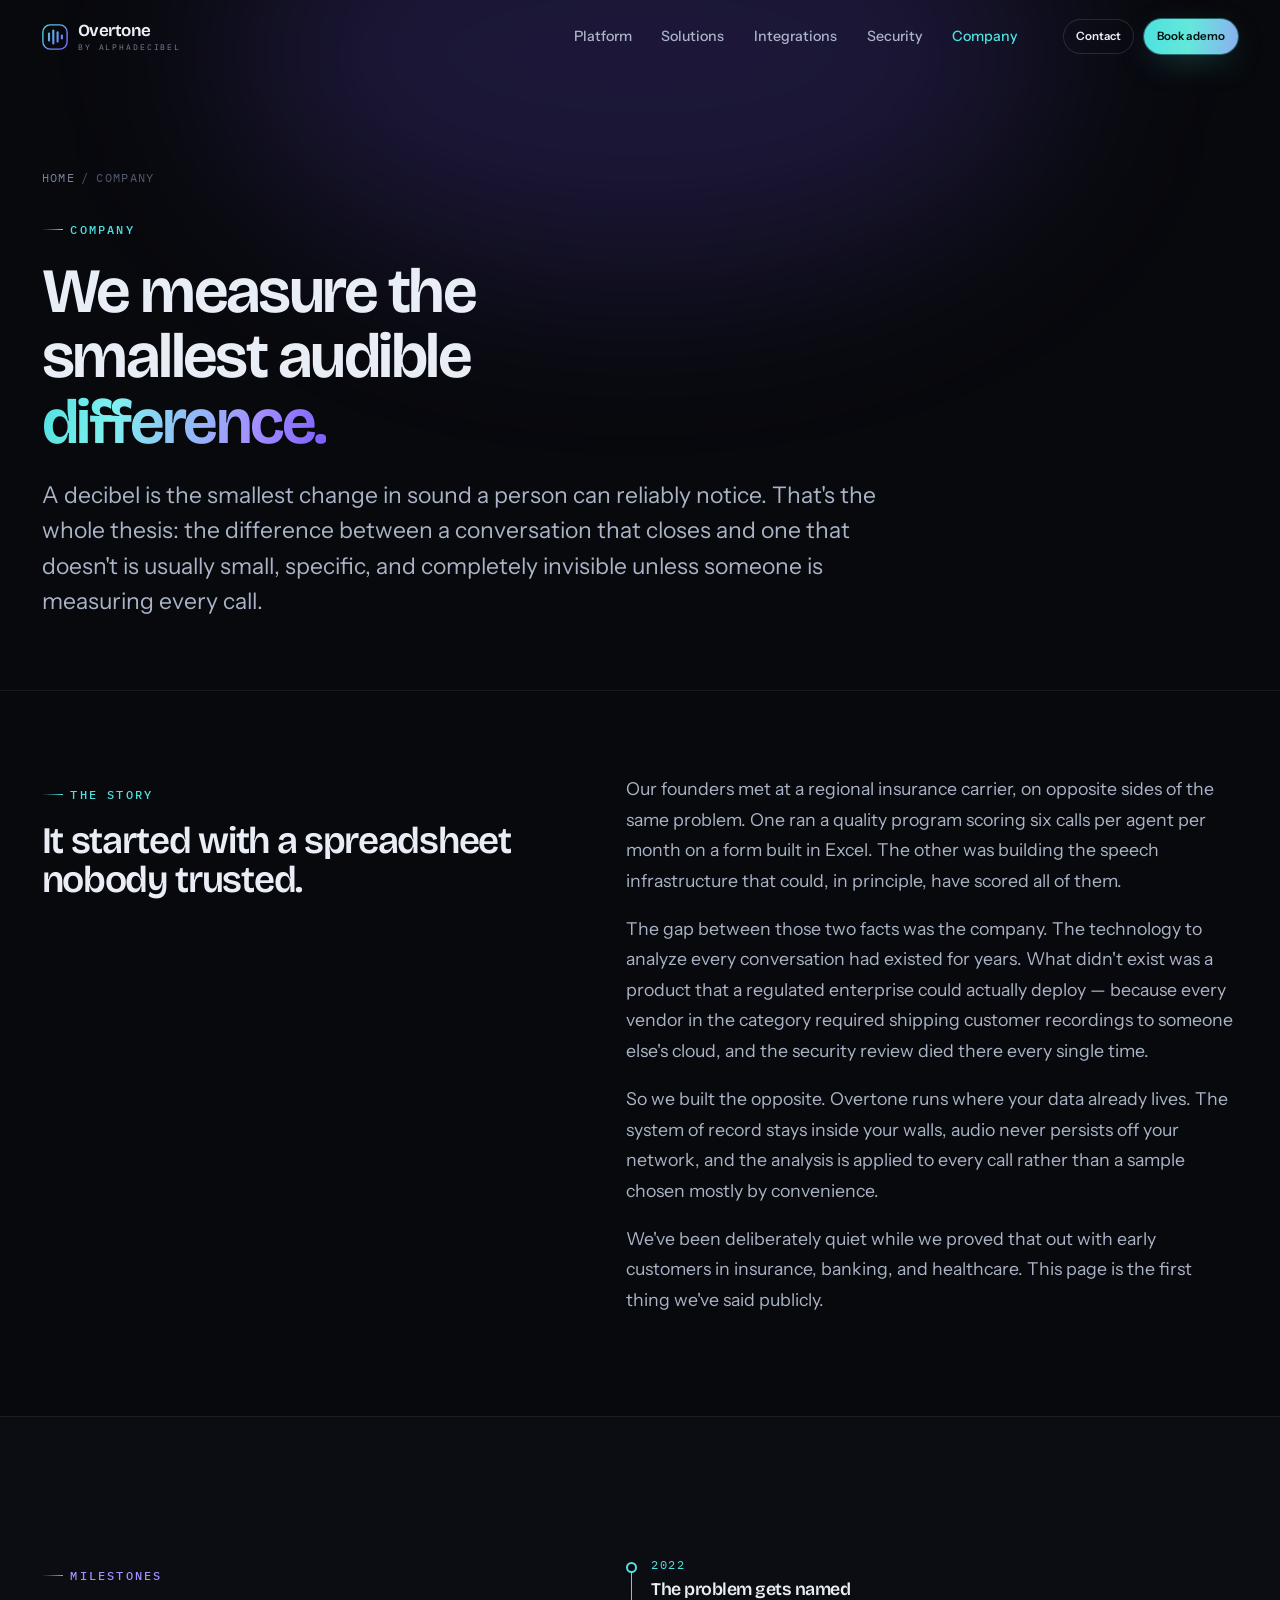
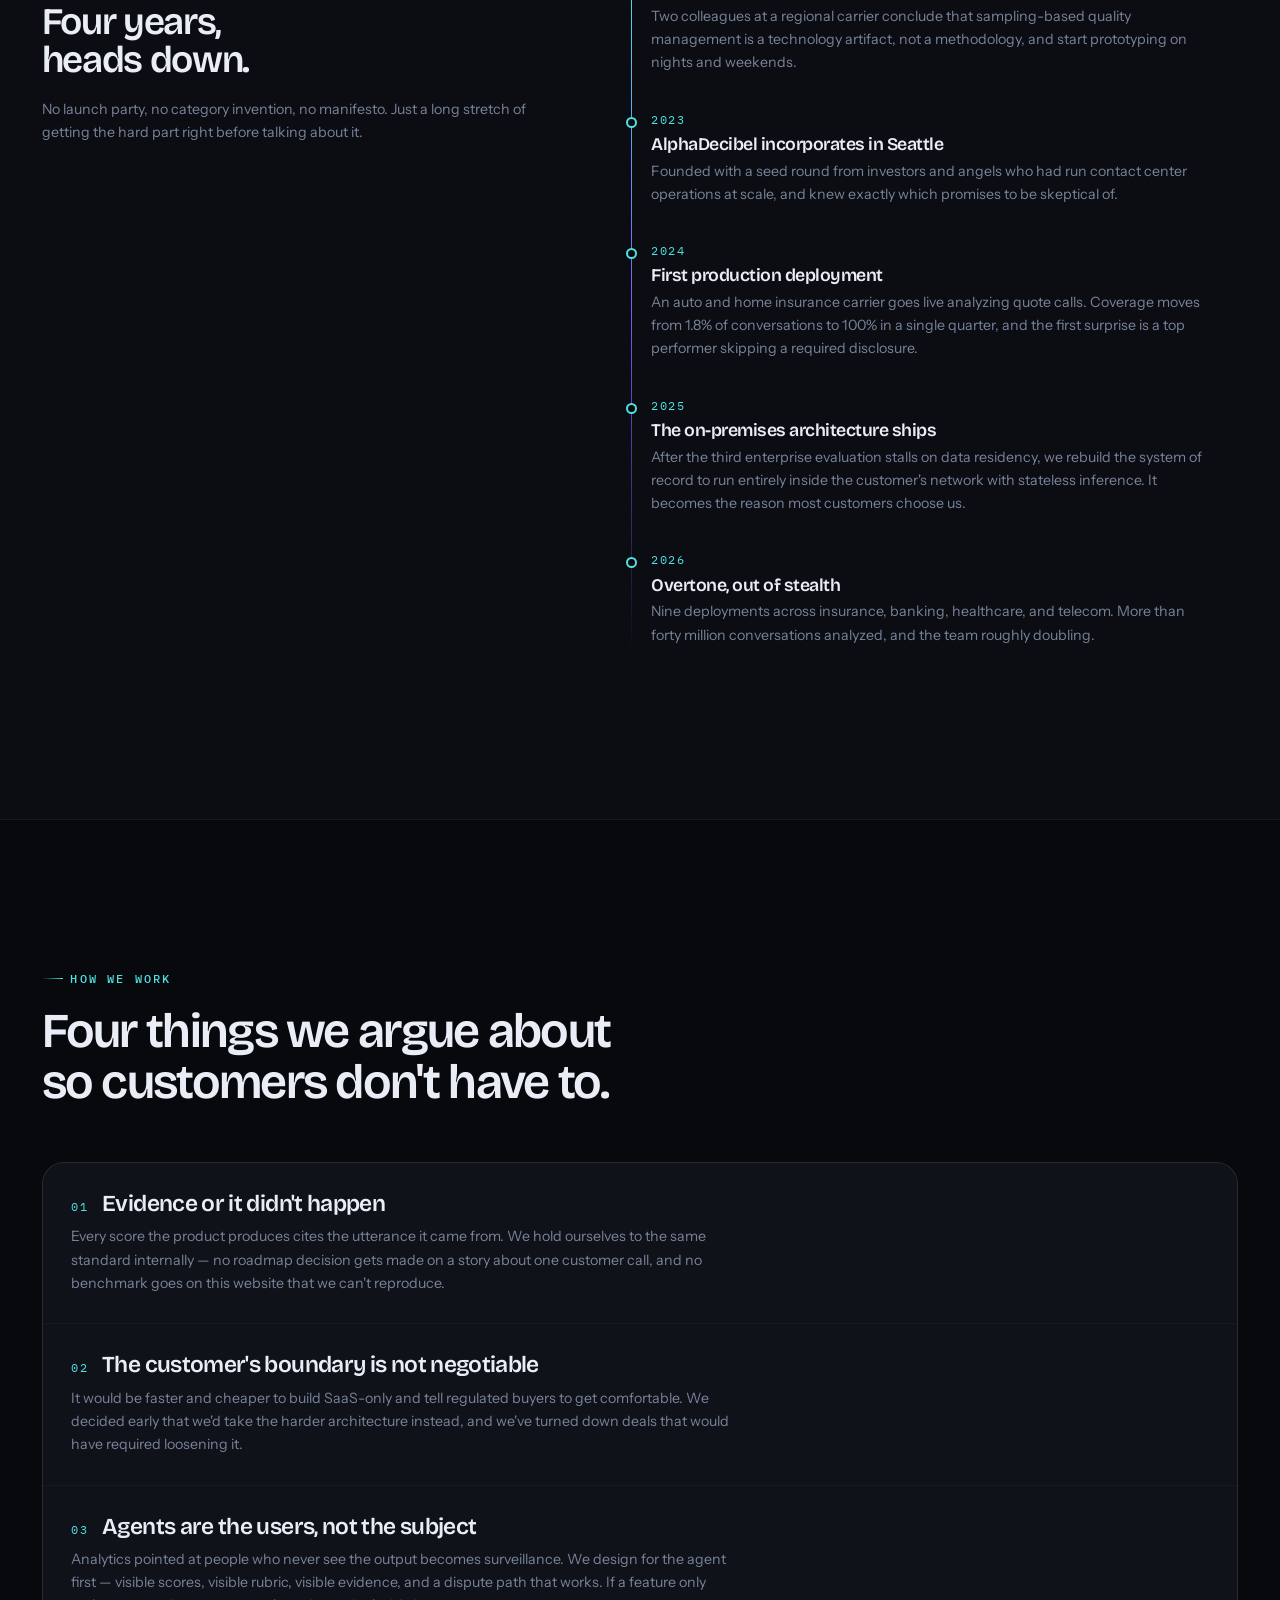
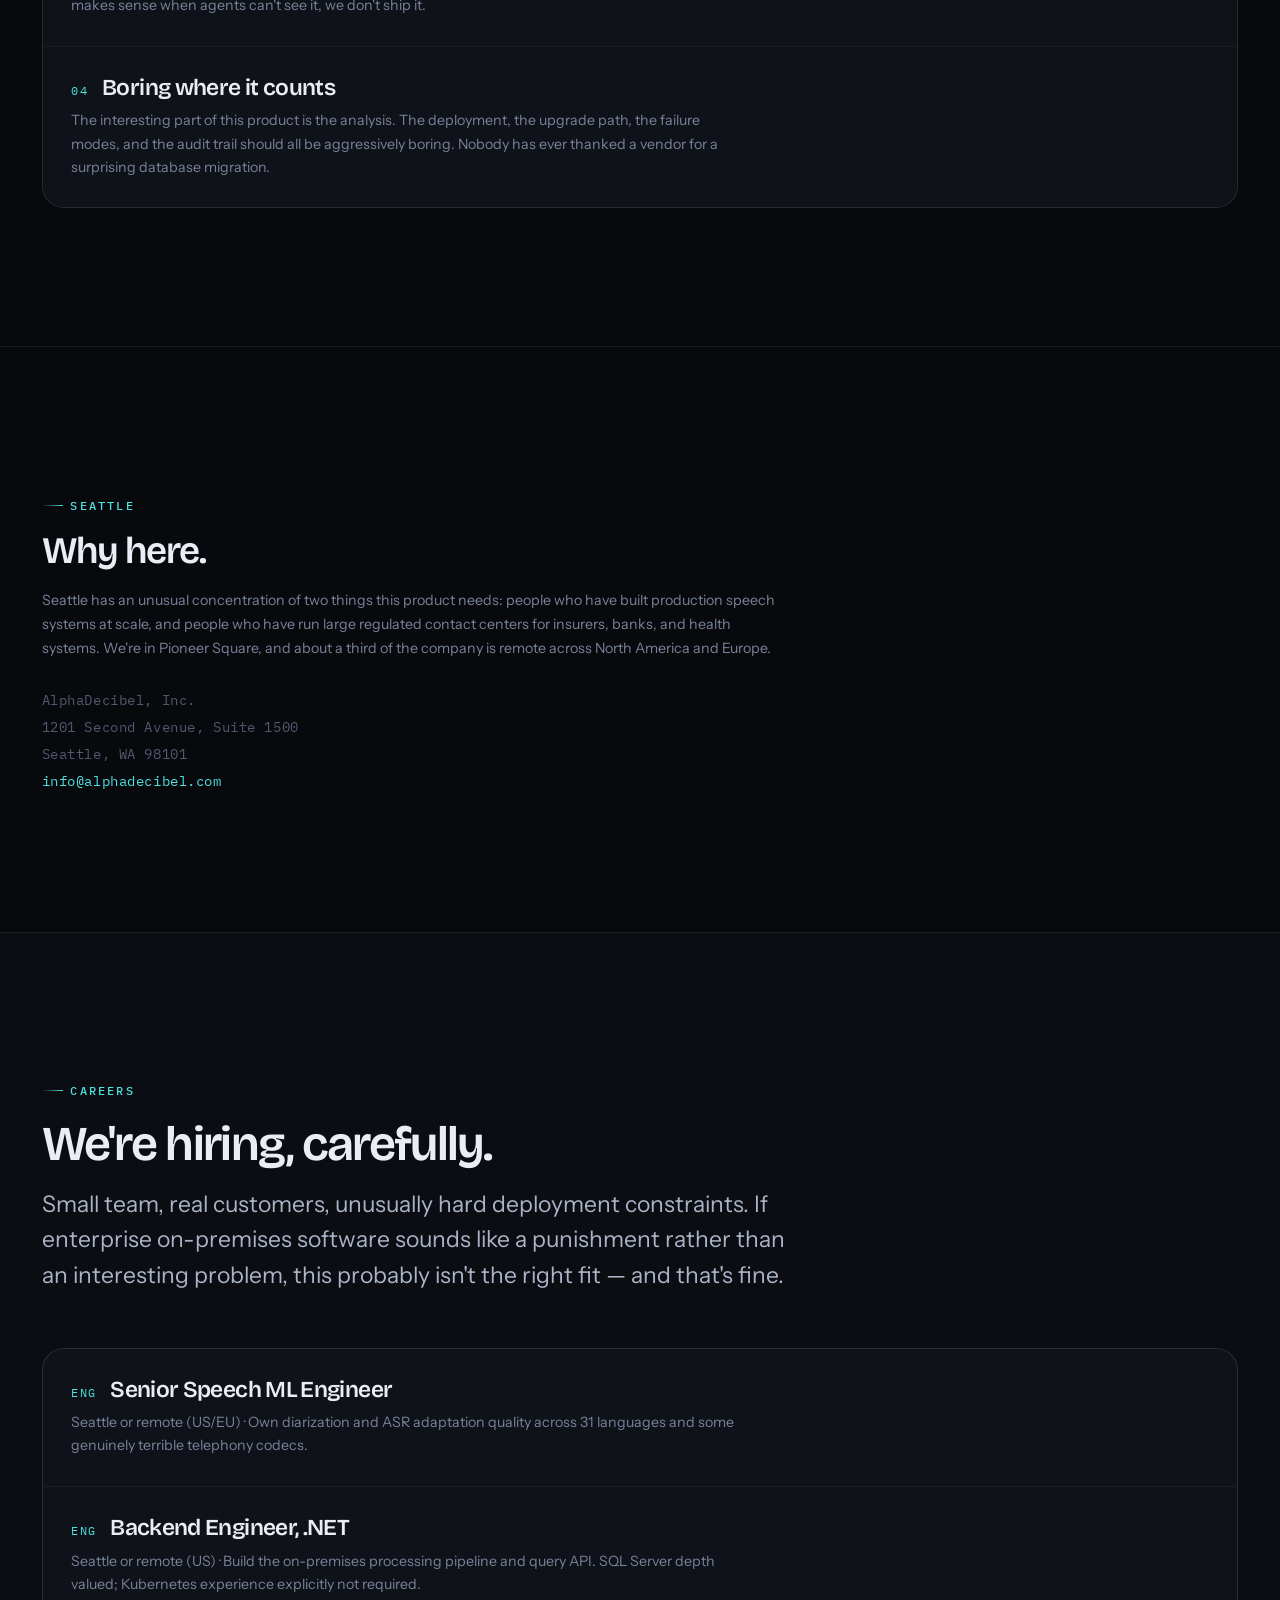
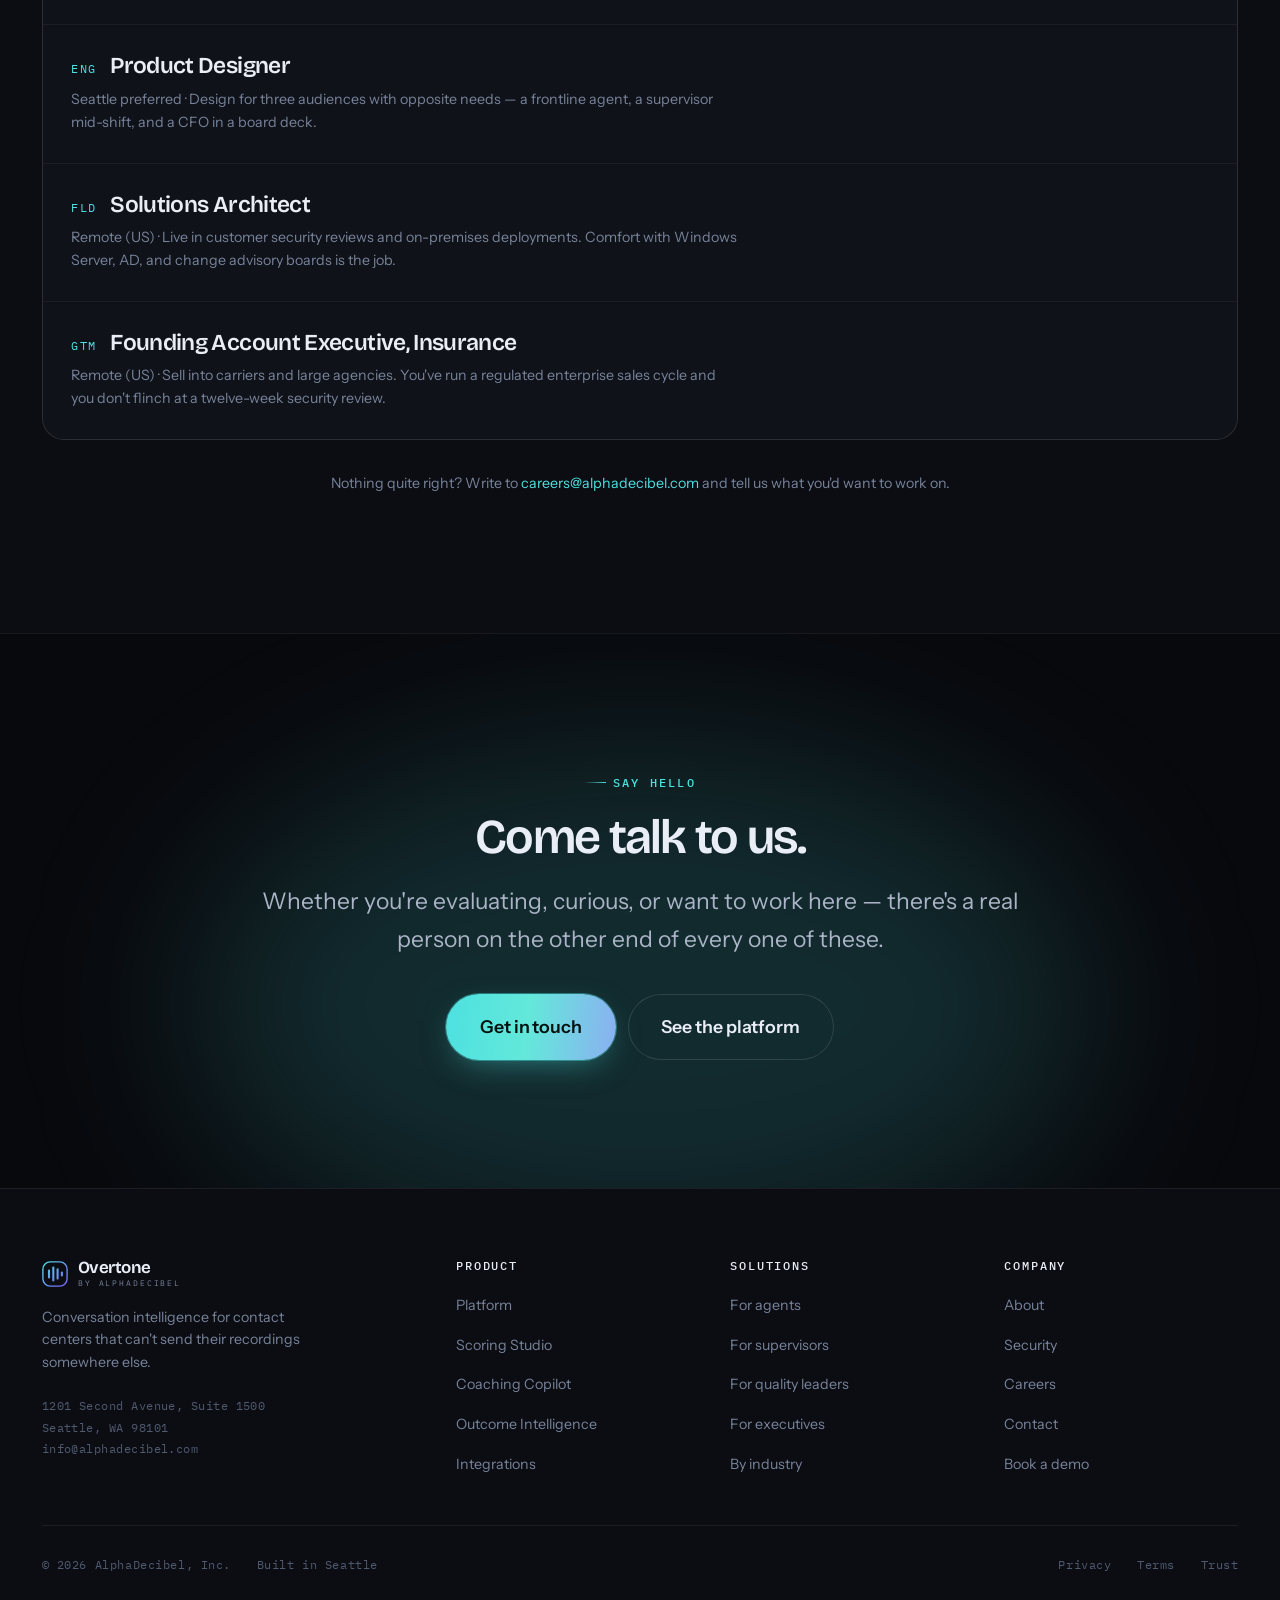
<file: company/index.html>
<!doctype html>
<html lang="en">
<head>
<meta charset="utf-8">
<meta name="viewport" content="width=device-width,initial-scale=1">
<title>Company — AlphaDecibel, Seattle</title>
<meta name="description" content="AlphaDecibel builds Overtone, conversation intelligence for regulated contact centers. Founded 2023 in Seattle. Our story, leadership team, values, and open roles.">
<link rel="canonical" href="https://www.alphadecibel.com/company/">
<meta name="theme-color" content="#08090D">
<meta property="og:type" content="website">
<meta property="og:url" content="https://www.alphadecibel.com/company/">
<meta property="og:title" content="Company — AlphaDecibel, Seattle">
<meta property="og:description" content="AlphaDecibel builds Overtone, conversation intelligence for regulated contact centers. Founded 2023 in Seattle. Our story, leadership team, values, and open roles.">
<meta property="og:image" content="https://www.alphadecibel.com/assets/img/og.png">
<meta property="og:site_name" content="AlphaDecibel">
<meta name="twitter:card" content="summary_large_image">
<meta name="twitter:title" content="Company — AlphaDecibel, Seattle">
<meta name="twitter:description" content="AlphaDecibel builds Overtone, conversation intelligence for regulated contact centers. Founded 2023 in Seattle. Our story, leadership team, values, and open roles.">
<meta name="twitter:image" content="https://www.alphadecibel.com/assets/img/og.png">
<link rel="icon" href="/assets/img/favicon.svg" type="image/svg+xml">
<link rel="preconnect" href="https://fonts.googleapis.com">
<link rel="preconnect" href="https://fonts.gstatic.com" crossorigin>
<link href="https://fonts.googleapis.com/css2?family=Bricolage+Grotesque:opsz,wght@12..96,400;12..96,500;12..96,600;12..96,700&family=IBM+Plex+Mono:wght@400;500;600&family=Instrument+Sans:wght@400;500;600;700&display=swap" rel="stylesheet">
<link rel="stylesheet" href="/assets/css/site.css">
</head>
<body class="grid-bg">
<a class="skip" href="#main">Skip to content</a>
<header class="nav">
  <div class="shell nav-in">
    <a class="brand" href="/" aria-label="Overtone by AlphaDecibel — home">
      <svg class="brand-mark" viewBox="0 0 26 26" fill="none" aria-hidden="true">
        <rect x=".9" y=".9" width="24.2" height="24.2" rx="7.4" stroke="url(#m1)" stroke-width="1.4"/>
        <g stroke="url(#m1)" stroke-width="2.1" stroke-linecap="round">
          <path d="M7 16.4V9.6"/><path d="M11.3 19.4V6.6"/><path d="M15.6 17.6V8.4"/><path d="M19.9 14.4v-2.8"/>
        </g>
        <defs><linearGradient id="m1" gradientUnits="userSpaceOnUse" x1="0" y1="0" x2="26" y2="26"><stop stop-color="#4DE1E0"/><stop offset="1" stop-color="#7B5CFF"/></linearGradient></defs>
      </svg>
      <span class="brand-txt"><span class="brand-name">Overtone</span><span class="brand-sub">by AlphaDecibel</span></span>
    </a>
    <nav class="nav-links" aria-label="Main">
      <a href="/platform/">Platform</a>
      <a href="/solutions/">Solutions</a>
      <a href="/integrations/">Integrations</a>
      <a href="/security/">Security</a>
      <a href="/company/" aria-current="page">Company</a>
    </nav>
    <div class="nav-cta">
      <a class="btn btn-ghost btn-sm" href="/contact/">Contact</a>
      <a class="btn btn-primary btn-sm" href="/contact/#demo">Book a demo</a>
    </div>
    <button class="burger" aria-expanded="false" aria-controls="mmenu" aria-label="Toggle menu"><span></span></button>
  </div>
</header>
<div class="mobile-menu" id="mmenu">
  <a href="/platform/">Platform</a>
  <a href="/solutions/">Solutions</a>
  <a href="/integrations/">Integrations</a>
  <a href="/security/">Security</a>
  <a href="/company/">Company</a>
  <a href="/contact/">Contact</a>
  <a class="btn btn-primary" href="/contact/#demo">Book a demo</a>
</div>
<main id="main">
<section class="phero">
  <div class="aura phero-aura"></div>
  <div class="shell">
    <div class="crumb"><a href="/">Home</a><i>/</i>Company</div>
    <span class="tag" data-hero="1">Company</span>
    <h1 data-hero="2">We measure the<br>smallest audible<br><span class="grad">difference.</span></h1>
    <p class="lede" data-hero="3">A decibel is the smallest change in sound a person can reliably notice. That's the whole thesis: the difference between a conversation that closes and one that doesn't is usually small, specific, and completely invisible unless someone is measuring every call.</p>
  </div>
</section>

<!-- STORY -->
<section class="sec-tight rule">
  <div class="shell split split-top">
    <div data-reveal>
      <span class="tag">The story</span>
      <h2 style="margin:1.1rem 0;font-size:var(--s-3)">It started with a spreadsheet<br>nobody trusted.</h2>
    </div>
    <div class="prose" data-reveal data-d="1">
      <p>Our founders met at a regional insurance carrier, on opposite sides of the same problem. One ran a quality program scoring six calls per agent per month on a form built in Excel. The other was building the speech infrastructure that could, in principle, have scored all of them.</p>
      <p>The gap between those two facts was the company. The technology to analyze every conversation had existed for years. What didn't exist was a product that a regulated enterprise could actually deploy — because every vendor in the category required shipping customer recordings to someone else's cloud, and the security review died there every single time.</p>
      <p>So we built the opposite. Overtone runs where your data already lives. The system of record stays inside your walls, audio never persists off your network, and the analysis is applied to every call rather than a sample chosen mostly by convenience.</p>
      <p>We've been deliberately quiet while we proved that out with early customers in insurance, banking, and healthcare. This page is the first thing we've said publicly.</p>
    </div>
  </div>
</section>

<!-- TIMELINE -->
<section class="sec alt rule">
  <div class="shell split split-top">
    <div data-reveal>
      <span class="tag tag-v">Milestones</span>
      <h2 style="margin:1.1rem 0;font-size:var(--s-3)">Four years,<br>heads down.</h2>
      <p style="color:var(--muted);font-size:var(--s--1);line-height:1.65">No launch party, no category invention, no manifesto. Just a long stretch of getting the hard part right before talking about it.</p>
    </div>
    <div class="tl" data-reveal data-d="1">
      <div class="tl-item">
        <span class="tl-y">2022</span>
        <h3>The problem gets named</h3>
        <p>Two colleagues at a regional carrier conclude that sampling-based quality management is a technology artifact, not a methodology, and start prototyping on nights and weekends.</p>
      </div>
      <div class="tl-item">
        <span class="tl-y">2023</span>
        <h3>AlphaDecibel incorporates in Seattle</h3>
        <p>Founded with a seed round from investors and angels who had run contact center operations at scale, and knew exactly which promises to be skeptical of.</p>
      </div>
      <div class="tl-item">
        <span class="tl-y">2024</span>
        <h3>First production deployment</h3>
        <p>An auto and home insurance carrier goes live analyzing quote calls. Coverage moves from 1.8% of conversations to 100% in a single quarter, and the first surprise is a top performer skipping a required disclosure.</p>
      </div>
      <div class="tl-item">
        <span class="tl-y">2025</span>
        <h3>The on-premises architecture ships</h3>
        <p>After the third enterprise evaluation stalls on data residency, we rebuild the system of record to run entirely inside the customer's network with stateless inference. It becomes the reason most customers choose us.</p>
      </div>
      <div class="tl-item">
        <span class="tl-y">2026</span>
        <h3>Overtone, out of stealth</h3>
        <p>Nine deployments across insurance, banking, healthcare, and telecom. More than forty million conversations analyzed, and the team roughly doubling.</p>
      </div>
    </div>
  </div>
</section>

<!-- VALUES -->
<section class="sec rule">
  <div class="shell">
    <div class="sec-head" data-reveal>
      <span class="tag">How we work</span>
      <h2>Four things we argue about<br>so customers don't have to.</h2>
    </div>
    <div class="vlist" data-reveal>
      <article class="vitem">
        <div class="vitem-h"><span class="vitem-n">01</span><h3>Evidence or it didn't happen</h3></div>
        <p>Every score the product produces cites the utterance it came from. We hold ourselves to the same standard internally — no roadmap decision gets made on a story about one customer call, and no benchmark goes on this website that we can't reproduce.</p>
      </article>
      <article class="vitem">
        <div class="vitem-h"><span class="vitem-n">02</span><h3>The customer's boundary is not negotiable</h3></div>
        <p>It would be faster and cheaper to build SaaS-only and tell regulated buyers to get comfortable. We decided early that we'd take the harder architecture instead, and we've turned down deals that would have required loosening it.</p>
      </article>
      <article class="vitem">
        <div class="vitem-h"><span class="vitem-n">03</span><h3>Agents are the users, not the subject</h3></div>
        <p>Analytics pointed at people who never see the output becomes surveillance. We design for the agent first — visible scores, visible rubric, visible evidence, and a dispute path that works. If a feature only makes sense when agents can't see it, we don't ship it.</p>
      </article>
      <article class="vitem">
        <div class="vitem-h"><span class="vitem-n">04</span><h3>Boring where it counts</h3></div>
        <p>The interesting part of this product is the analysis. The deployment, the upgrade path, the failure modes, and the audit trail should all be aggressively boring. Nobody has ever thanked a vendor for a surprising database migration.</p>
      </article>
    </div>
  </div>
</section>

<!-- SEATTLE + INVESTORS -->
<section class="sec rule">
  <div class="shell">
    <div data-reveal style="max-width:62ch">
      <span class="tag">Seattle</span>
      <h2 style="margin:1.1rem 0;font-size:var(--s-3)">Why here.</h2>
      <p style="color:var(--muted);font-size:var(--s--1);line-height:1.68">Seattle has an unusual concentration of two things this product needs: people who have built production speech systems at scale, and people who have run large regulated contact centers for insurers, banks, and health systems. We're in Pioneer Square, and about a third of the company is remote across North America and Europe.</p>
      <address class="foot-addr" style="margin-top:1.6rem;font-size:var(--s--1)">
        AlphaDecibel, Inc.<br>
        1201 Second Avenue, Suite 1500<br>
        Seattle, WA 98101<br>
        <a href="mailto:info@alphadecibel.com" style="color:var(--cyan)">info@alphadecibel.com</a>
      </address>
    </div>
  </div>
</section>

<!-- CAREERS -->
<section class="sec alt rule" id="careers">
  <div class="shell">
    <div class="sec-head" data-reveal>
      <span class="tag">Careers</span>
      <h2>We're hiring, carefully.</h2>
      <p>Small team, real customers, unusually hard deployment constraints. If enterprise on-premises software sounds like a punishment rather than an interesting problem, this probably isn't the right fit — and that's fine.</p>
    </div>
    <div class="vlist" data-reveal>
      <article class="vitem">
        <div class="vitem-h"><span class="vitem-n">ENG</span><h3>Senior Speech ML Engineer</h3></div>
        <p>Seattle or remote (US/EU) · Own diarization and ASR adaptation quality across 31 languages and some genuinely terrible telephony codecs.</p>
      </article>
      <article class="vitem">
        <div class="vitem-h"><span class="vitem-n">ENG</span><h3>Backend Engineer, .NET</h3></div>
        <p>Seattle or remote (US) · Build the on-premises processing pipeline and query API. SQL Server depth valued; Kubernetes experience explicitly not required.</p>
      </article>
      <article class="vitem">
        <div class="vitem-h"><span class="vitem-n">ENG</span><h3>Product Designer</h3></div>
        <p>Seattle preferred · Design for three audiences with opposite needs — a frontline agent, a supervisor mid-shift, and a CFO in a board deck.</p>
      </article>
      <article class="vitem">
        <div class="vitem-h"><span class="vitem-n">FLD</span><h3>Solutions Architect</h3></div>
        <p>Remote (US) · Live in customer security reviews and on-premises deployments. Comfort with Windows Server, AD, and change advisory boards is the job.</p>
      </article>
      <article class="vitem">
        <div class="vitem-h"><span class="vitem-n">GTM</span><h3>Founding Account Executive, Insurance</h3></div>
        <p>Remote (US) · Sell into carriers and large agencies. You've run a regulated enterprise sales cycle and you don't flinch at a twelve-week security review.</p>
      </article>
    </div>
    <p style="text-align:center;margin-top:2rem;font-size:var(--s--1);color:var(--muted)">Nothing quite right? Write to <a href="mailto:careers@alphadecibel.com" style="color:var(--cyan)">careers@alphadecibel.com</a> and tell us what you'd want to work on.</p>
  </div>
</section>

<section class="cta rule">
  <div class="aura cta-aura"></div>
  <div class="shell-narrow">
    <span class="tag" data-reveal>Say hello</span>
    <h2 data-reveal data-d="1">Come talk to us.</h2>
    <p data-reveal data-d="2">Whether you're evaluating, curious, or want to work here — there's a real person on the other end of every one of these.</p>
    <div class="btn-row" data-reveal data-d="3">
      <a class="btn btn-primary btn-lg" href="/contact/">Get in touch</a>
      <a class="btn btn-ghost btn-lg" href="/platform/">See the platform</a>
    </div>
  </div>
</section>
</main>
<footer class="foot">
  <div class="shell">
    <div class="foot-grid">
      <div class="foot-brand">
        <a class="brand" href="/" aria-label="Overtone by AlphaDecibel — home">
          <svg class="brand-mark" viewBox="0 0 26 26" fill="none" aria-hidden="true">
            <rect x=".9" y=".9" width="24.2" height="24.2" rx="7.4" stroke="url(#m2)" stroke-width="1.4"/>
            <g stroke="url(#m2)" stroke-width="2.1" stroke-linecap="round">
              <path d="M7 16.4V9.6"/><path d="M11.3 19.4V6.6"/><path d="M15.6 17.6V8.4"/><path d="M19.9 14.4v-2.8"/>
            </g>
            <defs><linearGradient id="m2" gradientUnits="userSpaceOnUse" x1="0" y1="0" x2="26" y2="26"><stop stop-color="#4DE1E0"/><stop offset="1" stop-color="#7B5CFF"/></linearGradient></defs>
          </svg>
          <span class="brand-txt"><span class="brand-name">Overtone</span><span class="brand-sub">by AlphaDecibel</span></span>
        </a>
        <p>Conversation intelligence for contact centers that can't send their recordings somewhere else.</p>
        <address class="foot-addr">
          1201 Second Avenue, Suite 1500<br>
          Seattle, WA 98101<br>
          <a href="mailto:info@alphadecibel.com">info@alphadecibel.com</a>
        </address>
      </div>
      <div>
        <h5>Product</h5>
        <ul>
          <li><a href="/platform/">Platform</a></li>
          <li><a href="/platform/#scoring">Scoring Studio</a></li>
          <li><a href="/platform/#coaching">Coaching Copilot</a></li>
          <li><a href="/platform/#outcomes">Outcome Intelligence</a></li>
          <li><a href="/integrations/">Integrations</a></li>
        </ul>
      </div>
      <div>
        <h5>Solutions</h5>
        <ul>
          <li><a href="/solutions/#agents">For agents</a></li>
          <li><a href="/solutions/#supervisors">For supervisors</a></li>
          <li><a href="/solutions/#quality">For quality leaders</a></li>
          <li><a href="/solutions/#executives">For executives</a></li>
          <li><a href="/solutions/#industries">By industry</a></li>
        </ul>
      </div>
      <div>
        <h5>Company</h5>
        <ul>
          <li><a href="/company/">About</a></li>
          <li><a href="/security/">Security</a></li>
          <li><a href="/company/#careers">Careers</a></li>
          <li><a href="/contact/">Contact</a></li>
          <li><a href="/contact/#demo">Book a demo</a></li>
        </ul>
      </div>
    </div>
    <div class="foot-base">
      <span>© <span data-year>2026</span> AlphaDecibel, Inc.</span>
      <span>Built in Seattle</span>
      <span class="sp"><a href="/contact/">Privacy</a></span>
      <span><a href="/contact/">Terms</a></span>
      <span><a href="/security/">Trust</a></span>
    </div>
  </div>
</footer>
<script src="/assets/js/site.js" defer></script>
</body>
</html>
</file>
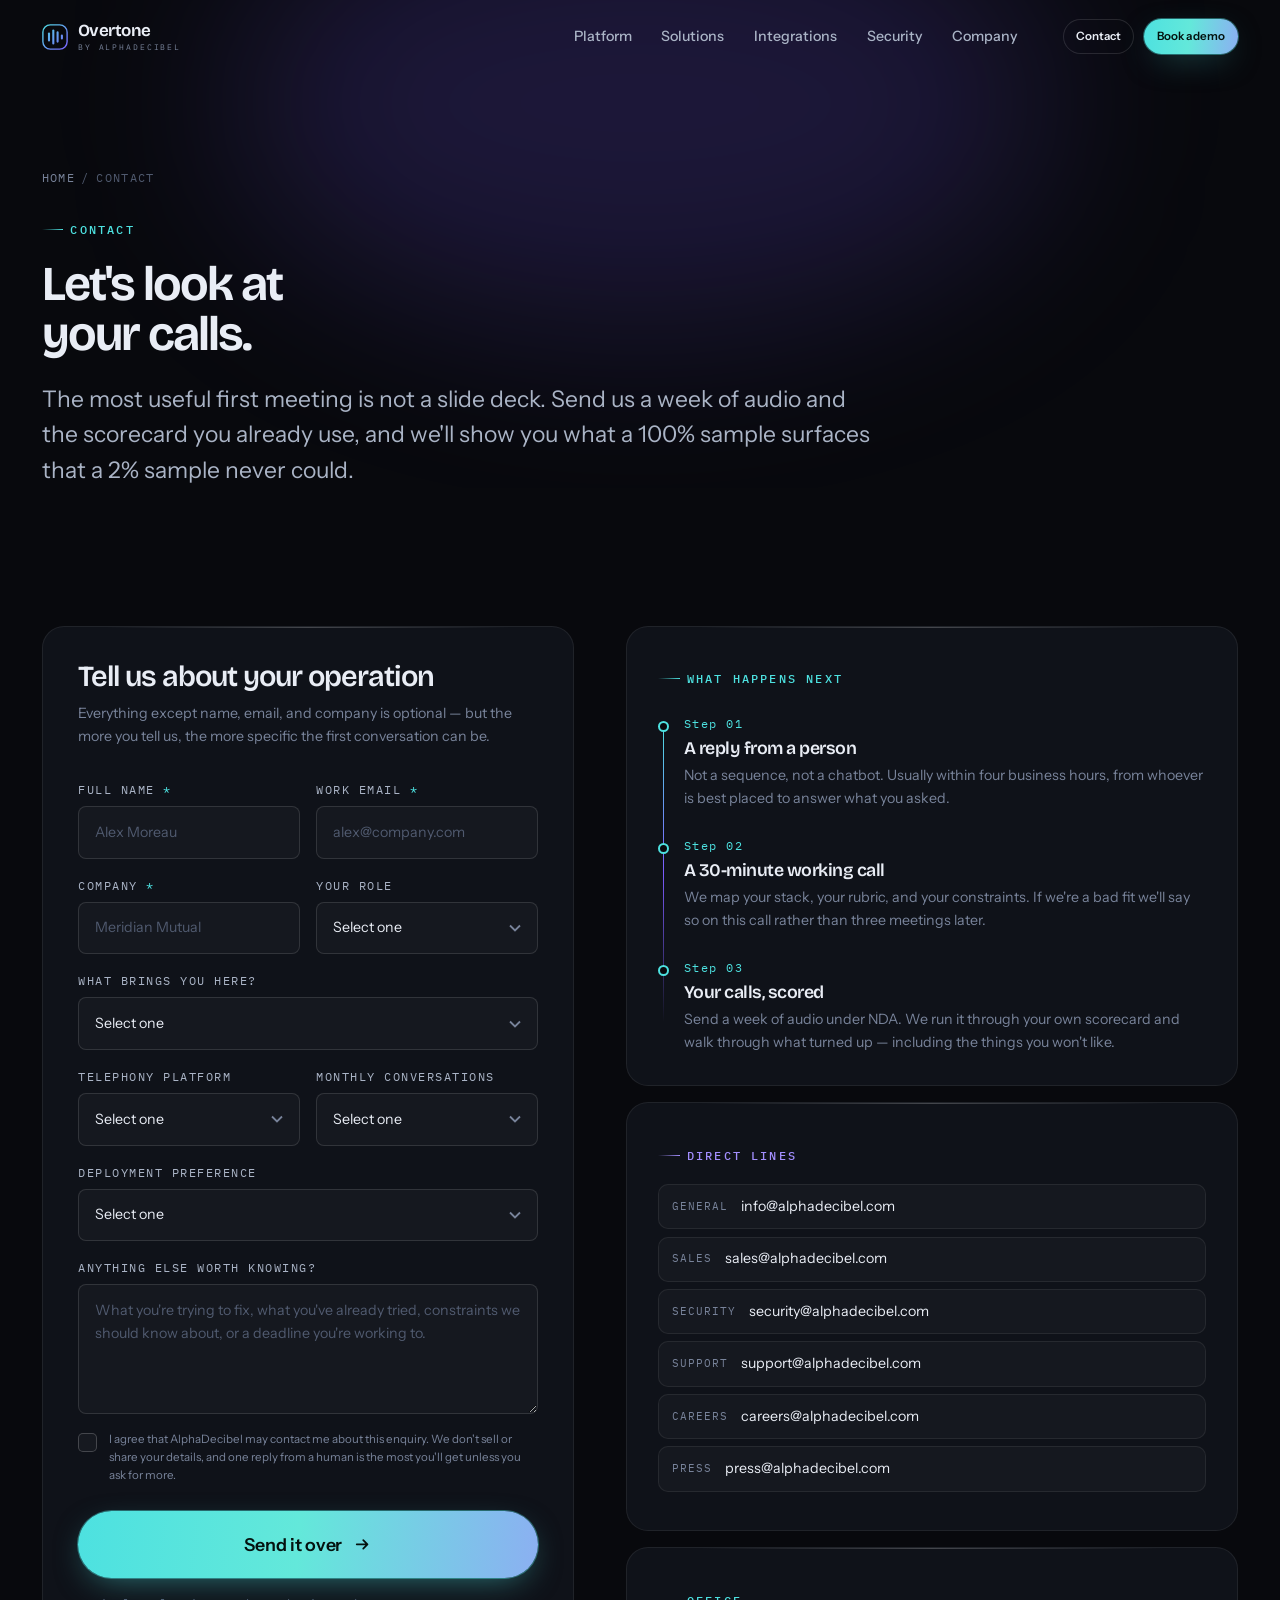
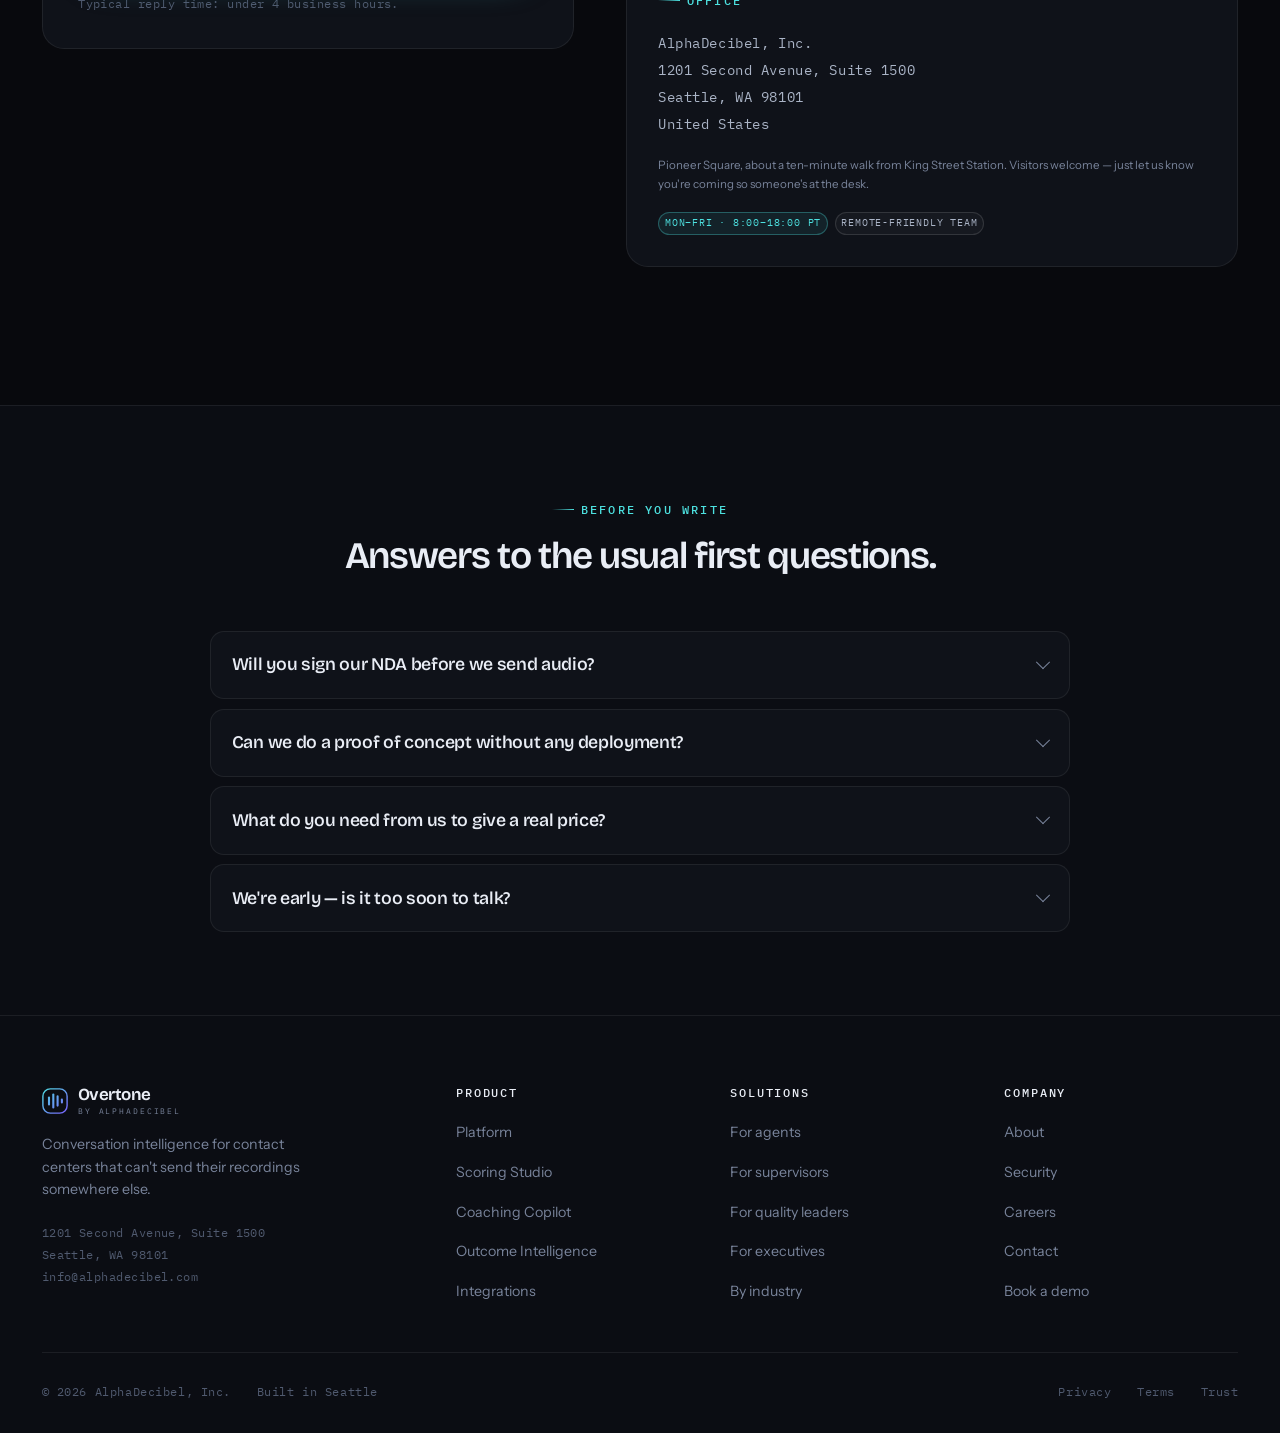
<file: contact/index.html>
<!doctype html>
<html lang="en">
<head>
<meta charset="utf-8">
<meta name="viewport" content="width=device-width,initial-scale=1">
<title>Contact — Overtone by AlphaDecibel</title>
<meta name="description" content="Book a demo on your own calls, start a security review, or check integration compatibility. Seattle-based team, replies from a real person within four business hours.">
<link rel="canonical" href="https://www.alphadecibel.com/contact/">
<meta name="theme-color" content="#08090D">
<meta property="og:type" content="website">
<meta property="og:url" content="https://www.alphadecibel.com/contact/">
<meta property="og:title" content="Contact — Overtone by AlphaDecibel">
<meta property="og:description" content="Book a demo on your own calls, start a security review, or check integration compatibility. Seattle-based team, replies from a real person within four business hours.">
<meta property="og:image" content="https://www.alphadecibel.com/assets/img/og.png">
<meta property="og:site_name" content="AlphaDecibel">
<meta name="twitter:card" content="summary_large_image">
<meta name="twitter:title" content="Contact — Overtone by AlphaDecibel">
<meta name="twitter:description" content="Book a demo on your own calls, start a security review, or check integration compatibility. Seattle-based team, replies from a real person within four business hours.">
<meta name="twitter:image" content="https://www.alphadecibel.com/assets/img/og.png">
<link rel="icon" href="/assets/img/favicon.svg" type="image/svg+xml">
<link rel="preconnect" href="https://fonts.googleapis.com">
<link rel="preconnect" href="https://fonts.gstatic.com" crossorigin>
<link href="https://fonts.googleapis.com/css2?family=Bricolage+Grotesque:opsz,wght@12..96,400;12..96,500;12..96,600;12..96,700&family=IBM+Plex+Mono:wght@400;500;600&family=Instrument+Sans:wght@400;500;600;700&display=swap" rel="stylesheet">
<link rel="stylesheet" href="/assets/css/site.css">
</head>
<body class="grid-bg">
<a class="skip" href="#main">Skip to content</a>
<header class="nav">
  <div class="shell nav-in">
    <a class="brand" href="/" aria-label="Overtone by AlphaDecibel — home">
      <svg class="brand-mark" viewBox="0 0 26 26" fill="none" aria-hidden="true">
        <rect x=".9" y=".9" width="24.2" height="24.2" rx="7.4" stroke="url(#m1)" stroke-width="1.4"/>
        <g stroke="url(#m1)" stroke-width="2.1" stroke-linecap="round">
          <path d="M7 16.4V9.6"/><path d="M11.3 19.4V6.6"/><path d="M15.6 17.6V8.4"/><path d="M19.9 14.4v-2.8"/>
        </g>
        <defs><linearGradient id="m1" gradientUnits="userSpaceOnUse" x1="0" y1="0" x2="26" y2="26"><stop stop-color="#4DE1E0"/><stop offset="1" stop-color="#7B5CFF"/></linearGradient></defs>
      </svg>
      <span class="brand-txt"><span class="brand-name">Overtone</span><span class="brand-sub">by AlphaDecibel</span></span>
    </a>
    <nav class="nav-links" aria-label="Main">
      <a href="/platform/">Platform</a>
      <a href="/solutions/">Solutions</a>
      <a href="/integrations/">Integrations</a>
      <a href="/security/">Security</a>
      <a href="/company/">Company</a>
    </nav>
    <div class="nav-cta">
      <a class="btn btn-ghost btn-sm" href="/contact/">Contact</a>
      <a class="btn btn-primary btn-sm" href="/contact/#demo">Book a demo</a>
    </div>
    <button class="burger" aria-expanded="false" aria-controls="mmenu" aria-label="Toggle menu"><span></span></button>
  </div>
</header>
<div class="mobile-menu" id="mmenu">
  <a href="/platform/">Platform</a>
  <a href="/solutions/">Solutions</a>
  <a href="/integrations/">Integrations</a>
  <a href="/security/">Security</a>
  <a href="/company/">Company</a>
  <a href="/contact/">Contact</a>
  <a class="btn btn-primary" href="/contact/#demo">Book a demo</a>
</div>
<main id="main">
<section class="phero" style="padding-bottom:0">
  <div class="aura phero-aura"></div>
  <div class="shell">
    <div class="crumb"><a href="/">Home</a><i>/</i>Contact</div>
    <span class="tag" data-hero="1">Contact</span>
    <h1 data-hero="2" style="font-size:var(--s-4)">Let's look at<br>your calls.</h1>
    <p class="lede" data-hero="3">The most useful first meeting is not a slide deck. Send us a week of audio and the scorecard you already use, and we'll show you what a 100% sample surfaces that a 2% sample never could.</p>
  </div>
</section>

<section class="sec" id="demo">
  <div class="shell split split-top">

    <!-- FORM -->
    <div data-reveal>
      <div class="card" style="padding:clamp(1.5rem,1.1rem + 1.4vw,2.4rem)">
        <h2 style="font-size:var(--s-2);margin-bottom:.6rem">Tell us about your operation</h2>
        <p style="font-size:var(--s--1);color:var(--muted);margin-bottom:2rem">Everything except name, email, and company is optional — but the more you tell us, the more specific the first conversation can be.</p>

        <div class="form-msg ok" id="form-ok" role="status" aria-live="polite">
          <svg viewBox="0 0 20 20" fill="none" stroke="currentColor" stroke-width="1.9" stroke-linecap="round" stroke-linejoin="round"><circle cx="10" cy="10" r="8"/><path d="M6.5 10.2 9 12.7 13.8 7.5"/></svg>
          <span class="msg"><strong>Thanks — that's in.</strong> A real person will read it and reply within one business day, usually the same day. If it's urgent, email info@alphadecibel.com directly.</span>
        </div>
        <div class="form-msg err" id="form-err" role="alert" aria-live="assertive">
          <svg viewBox="0 0 20 20" fill="none" stroke="currentColor" stroke-width="1.9" stroke-linecap="round" stroke-linejoin="round"><circle cx="10" cy="10" r="8"/><path d="M10 6v5M10 13.6v.4"/></svg>
          <span class="msg"></span>
        </div>

        <form class="form" id="contact-form" action="https://formspree.io/f/mdeoaejw" method="POST">
          <input type="text" name="_gotcha" class="hp" tabindex="-1" autocomplete="off" aria-hidden="true">
          <input type="hidden" name="_subject" value="alphadecibel.com — new enquiry">

          <div class="field-2">
            <div class="field">
              <label for="f-name">Full name <span class="req">*</span></label>
              <input class="input" id="f-name" name="name" type="text" required autocomplete="name" placeholder="Alex Moreau">
            </div>
            <div class="field">
              <label for="f-email">Work email <span class="req">*</span></label>
              <input class="input" id="f-email" name="email" type="email" required autocomplete="email" placeholder="alex@company.com">
            </div>
          </div>

          <div class="field-2">
            <div class="field">
              <label for="f-company">Company <span class="req">*</span></label>
              <input class="input" id="f-company" name="company" type="text" required autocomplete="organization" placeholder="Meridian Mutual">
            </div>
            <div class="field">
              <label for="f-role">Your role</label>
              <select class="input" id="f-role" name="role">
                <option value="">Select one</option>
                <option>Contact center operations</option>
                <option>Quality, compliance, or risk</option>
                <option>IT, security, or architecture</option>
                <option>Executive or finance</option>
                <option>Workforce management</option>
                <option>Analyst or data team</option>
                <option>Other</option>
              </select>
            </div>
          </div>

          <div class="field">
            <label for="f-topic">What brings you here?</label>
            <select class="input" id="f-topic" name="topic">
              <option value="">Select one</option>
              <option>Book a demo on our own calls</option>
              <option>Start a security or vendor review</option>
              <option>Check integration compatibility</option>
              <option>Pricing and packaging</option>
              <option>Replace or augment an existing tool</option>
              <option>Partnership or reseller</option>
              <option>Careers</option>
              <option>Something else</option>
            </select>
          </div>

          <div class="field-2">
            <div class="field">
              <label for="f-platform">Telephony platform</label>
              <select class="input" id="f-platform" name="telephony_platform">
                <option value="">Select one</option>
                <option>Amazon Connect</option>
                <option>Genesys Cloud CX</option>
                <option>Genesys Engage</option>
                <option>Avaya (Experience Platform or Aura)</option>
                <option>NICE CXone</option>
                <option>Cisco (Webex CC, UCCE, UCCX)</option>
                <option>RingCentral</option>
                <option>Five9</option>
                <option>Talkdesk</option>
                <option>Twilio Flex</option>
                <option>8x8</option>
                <option>Zoom Contact Center</option>
                <option>Microsoft Teams Phone</option>
                <option>Mitel</option>
                <option>Vonage</option>
                <option>Multiple platforms</option>
                <option>Other / not sure</option>
              </select>
            </div>
            <div class="field">
              <label for="f-volume">Monthly conversations</label>
              <select class="input" id="f-volume" name="monthly_volume">
                <option value="">Select one</option>
                <option>Under 10,000</option>
                <option>10,000 – 50,000</option>
                <option>50,000 – 250,000</option>
                <option>250,000 – 1,000,000</option>
                <option>Over 1,000,000</option>
                <option>Not sure yet</option>
              </select>
            </div>
          </div>

          <div class="field">
            <label for="f-deploy">Deployment preference</label>
            <select class="input" id="f-deploy" name="deployment">
              <option value="">Select one</option>
              <option>On-premises — data cannot leave our network</option>
              <option>Private cloud — our own tenant</option>
              <option>Managed SaaS</option>
              <option>Open to whatever fits</option>
            </select>
          </div>

          <div class="field">
            <label for="f-msg">Anything else worth knowing?</label>
            <textarea class="input" id="f-msg" name="message" placeholder="What you're trying to fix, what you've already tried, constraints we should know about, or a deadline you're working to."></textarea>
          </div>

          <label class="check">
            <input type="checkbox" name="consent" required>
            <span>I agree that AlphaDecibel may contact me about this enquiry. We don't sell or share your details, and one reply from a human is the most you'll get unless you ask for more.</span>
          </label>

          <button class="btn btn-primary btn-lg" type="submit" style="margin-top:.6rem">
            <span class="btn-label">Send it over</span>
            <svg viewBox="0 0 20 20" fill="none" stroke="currentColor" stroke-width="1.9" stroke-linecap="round" stroke-linejoin="round" aria-hidden="true"><path d="M4 10h11M11 5.5 15.5 10 11 14.5"/></svg>
          </button>
          <p style="font-size:var(--s--2);color:var(--faint);font-family:var(--mono);letter-spacing:.04em">Typical reply time: under 4 business hours.</p>
        </form>
      </div>
    </div>

    <!-- SIDEBAR -->
    <div data-reveal data-d="2">
      <div class="card" style="margin-bottom:1rem">
        <span class="tag" style="margin-bottom:1.2rem">What happens next</span>
        <div class="tl" style="margin-top:.4rem">
          <div class="tl-item" style="padding-bottom:1.6rem">
            <span class="tl-y">Step 01</span>
            <h3>A reply from a person</h3>
            <p>Not a sequence, not a chatbot. Usually within four business hours, from whoever is best placed to answer what you asked.</p>
          </div>
          <div class="tl-item" style="padding-bottom:1.6rem">
            <span class="tl-y">Step 02</span>
            <h3>A 30-minute working call</h3>
            <p>We map your stack, your rubric, and your constraints. If we're a bad fit we'll say so on this call rather than three meetings later.</p>
          </div>
          <div class="tl-item" style="padding-bottom:0">
            <span class="tl-y">Step 03</span>
            <h3>Your calls, scored</h3>
            <p>Send a week of audio under NDA. We run it through your own scorecard and walk through what turned up — including the things you won't like.</p>
          </div>
        </div>
      </div>

      <div class="card" style="margin-bottom:1rem">
        <span class="tag tag-v" style="margin-bottom:1.2rem">Direct lines</span>
        <div class="drow"><span class="k">General</span><a href="mailto:info@alphadecibel.com" style="color:var(--text)">info@alphadecibel.com</a></div>
        <div class="drow"><span class="k">Sales</span><a href="mailto:sales@alphadecibel.com" style="color:var(--text)">sales@alphadecibel.com</a></div>
        <div class="drow"><span class="k">Security</span><a href="mailto:security@alphadecibel.com" style="color:var(--text)">security@alphadecibel.com</a></div>
        <div class="drow"><span class="k">Support</span><a href="mailto:support@alphadecibel.com" style="color:var(--text)">support@alphadecibel.com</a></div>
        <div class="drow"><span class="k">Careers</span><a href="mailto:careers@alphadecibel.com" style="color:var(--text)">careers@alphadecibel.com</a></div>
        <div class="drow"><span class="k">Press</span><a href="mailto:press@alphadecibel.com" style="color:var(--text)">press@alphadecibel.com</a></div>
      </div>

      <div class="card">
        <span class="tag" style="margin-bottom:1.2rem">Office</span>
        <address class="foot-addr" style="margin-top:0;font-size:var(--s--1);color:var(--text-2)">
          AlphaDecibel, Inc.<br>
          1201 Second Avenue, Suite 1500<br>
          Seattle, WA 98101<br>
          United States
        </address>
        <p style="font-size:var(--s--2);color:var(--muted);margin-top:1.2rem;line-height:1.6">Pioneer Square, about a ten-minute walk from King Street Station. Visitors welcome — just let us know you're coming so someone's at the desk.</p>
        <div class="chips" style="margin-top:1.2rem">
          <span class="chip chip-c">Mon–Fri · 8:00–18:00 PT</span>
          <span class="chip">Remote-friendly team</span>
        </div>
      </div>
    </div>
  </div>
</section>

<!-- QUICK ANSWERS -->
<section class="sec-tight alt rule">
  <div class="shell">
    <div class="sec-head sec-head-center" data-reveal>
      <span class="tag">Before you write</span>
      <h2 style="font-size:var(--s-3)">Answers to the usual first questions.</h2>
    </div>
    <div class="faq" data-reveal>
      <details class="qa">
        <summary>Will you sign our NDA before we send audio?</summary>
        <div class="qa-body"><p>Yes, and we'd expect you to insist. We'll sign yours rather than push ours, and we can usually turn it around in a day or two. Audio sent for evaluation is deleted on request and automatically after 30 days.</p></div>
      </details>
      <details class="qa">
        <summary>Can we do a proof of concept without any deployment?</summary>
        <div class="qa-body"><p>Yes. The evaluation runs entirely on our side using audio you send us — no connectors, no infrastructure, no change to your environment. If you need even that to happen inside your own network, we can arrange an on-premises evaluation instead; it takes longer to set up but some security teams require it.</p></div>
      </details>
      <details class="qa">
        <summary>What do you need from us to give a real price?</summary>
        <div class="qa-body"><p>Annual conversation volume, deployment model, how many distinct rubrics you'd run, and which systems we'd connect to. That's enough for a firm number rather than a range. Pricing is on volume analyzed, not per seat.</p></div>
      </details>
      <details class="qa">
        <summary>We're early — is it too soon to talk?</summary>
        <div class="qa-body"><p>No. A meaningful share of our conversations are with teams a year out from buying anything, and those tend to be the most useful ones for both sides. Tell us where you are and we'll match the conversation to it rather than pushing a process.</p></div>
      </details>
    </div>
  </div>
</section>
</main>
<footer class="foot">
  <div class="shell">
    <div class="foot-grid">
      <div class="foot-brand">
        <a class="brand" href="/" aria-label="Overtone by AlphaDecibel — home">
          <svg class="brand-mark" viewBox="0 0 26 26" fill="none" aria-hidden="true">
            <rect x=".9" y=".9" width="24.2" height="24.2" rx="7.4" stroke="url(#m2)" stroke-width="1.4"/>
            <g stroke="url(#m2)" stroke-width="2.1" stroke-linecap="round">
              <path d="M7 16.4V9.6"/><path d="M11.3 19.4V6.6"/><path d="M15.6 17.6V8.4"/><path d="M19.9 14.4v-2.8"/>
            </g>
            <defs><linearGradient id="m2" gradientUnits="userSpaceOnUse" x1="0" y1="0" x2="26" y2="26"><stop stop-color="#4DE1E0"/><stop offset="1" stop-color="#7B5CFF"/></linearGradient></defs>
          </svg>
          <span class="brand-txt"><span class="brand-name">Overtone</span><span class="brand-sub">by AlphaDecibel</span></span>
        </a>
        <p>Conversation intelligence for contact centers that can't send their recordings somewhere else.</p>
        <address class="foot-addr">
          1201 Second Avenue, Suite 1500<br>
          Seattle, WA 98101<br>
          <a href="mailto:info@alphadecibel.com">info@alphadecibel.com</a>
        </address>
      </div>
      <div>
        <h5>Product</h5>
        <ul>
          <li><a href="/platform/">Platform</a></li>
          <li><a href="/platform/#scoring">Scoring Studio</a></li>
          <li><a href="/platform/#coaching">Coaching Copilot</a></li>
          <li><a href="/platform/#outcomes">Outcome Intelligence</a></li>
          <li><a href="/integrations/">Integrations</a></li>
        </ul>
      </div>
      <div>
        <h5>Solutions</h5>
        <ul>
          <li><a href="/solutions/#agents">For agents</a></li>
          <li><a href="/solutions/#supervisors">For supervisors</a></li>
          <li><a href="/solutions/#quality">For quality leaders</a></li>
          <li><a href="/solutions/#executives">For executives</a></li>
          <li><a href="/solutions/#industries">By industry</a></li>
        </ul>
      </div>
      <div>
        <h5>Company</h5>
        <ul>
          <li><a href="/company/">About</a></li>
          <li><a href="/security/">Security</a></li>
          <li><a href="/company/#careers">Careers</a></li>
          <li><a href="/contact/">Contact</a></li>
          <li><a href="/contact/#demo">Book a demo</a></li>
        </ul>
      </div>
    </div>
    <div class="foot-base">
      <span>© <span data-year>2026</span> AlphaDecibel, Inc.</span>
      <span>Built in Seattle</span>
      <span class="sp"><a href="/contact/">Privacy</a></span>
      <span><a href="/contact/">Terms</a></span>
      <span><a href="/security/">Trust</a></span>
    </div>
  </div>
</footer>
<script src="/assets/js/site.js" defer></script>
</body>
</html>
</file>
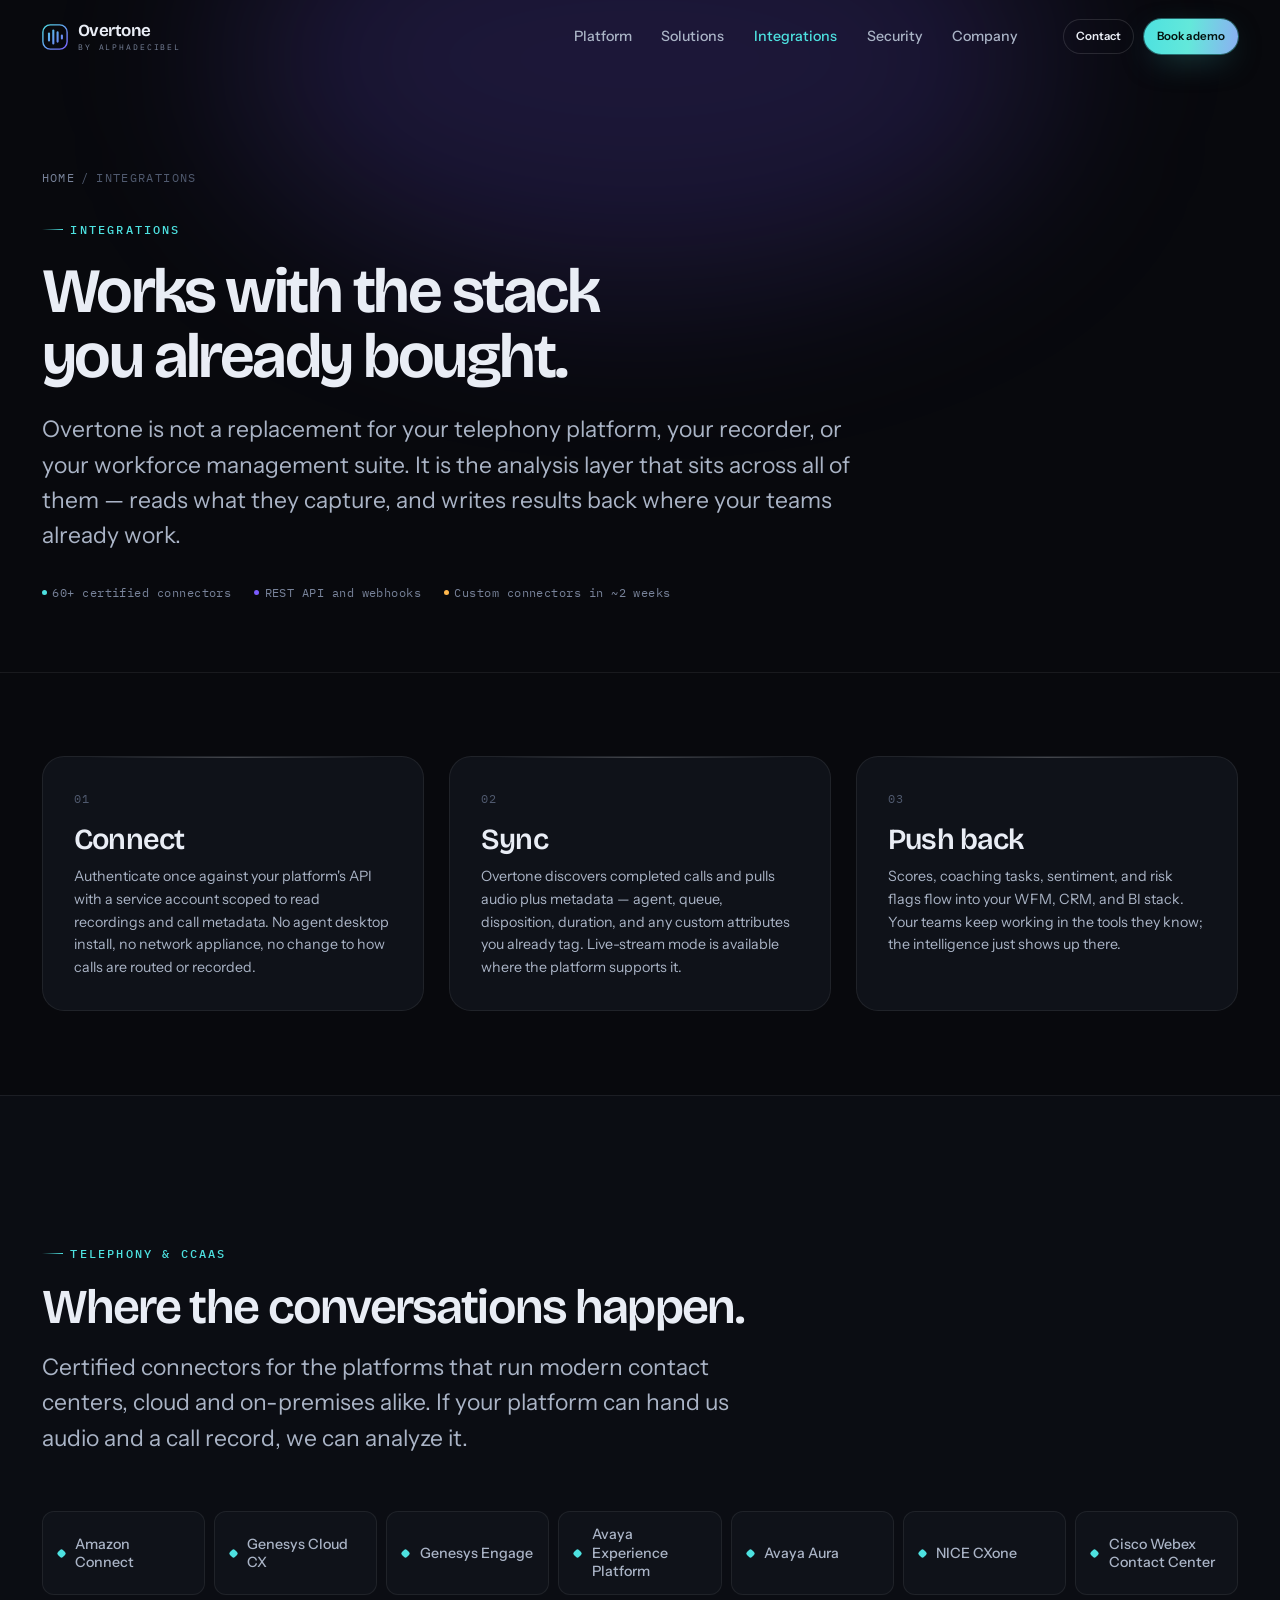
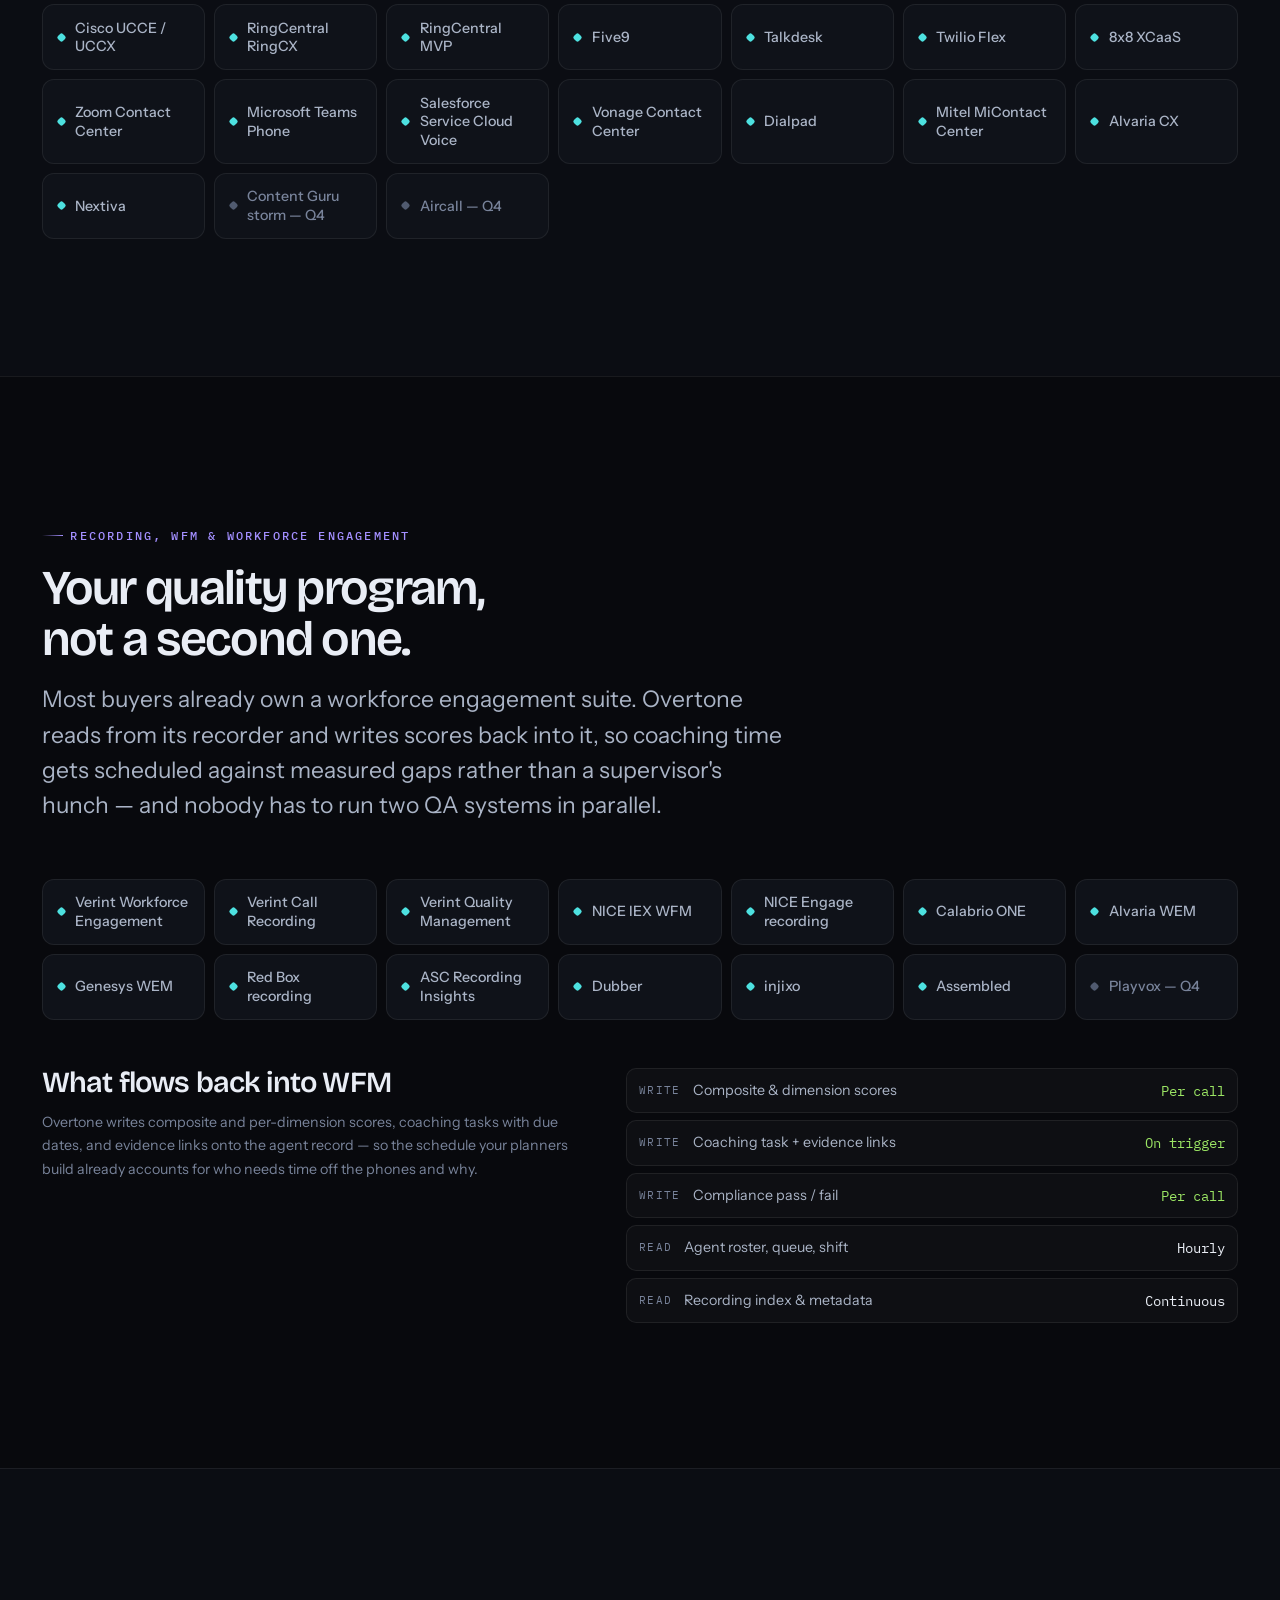
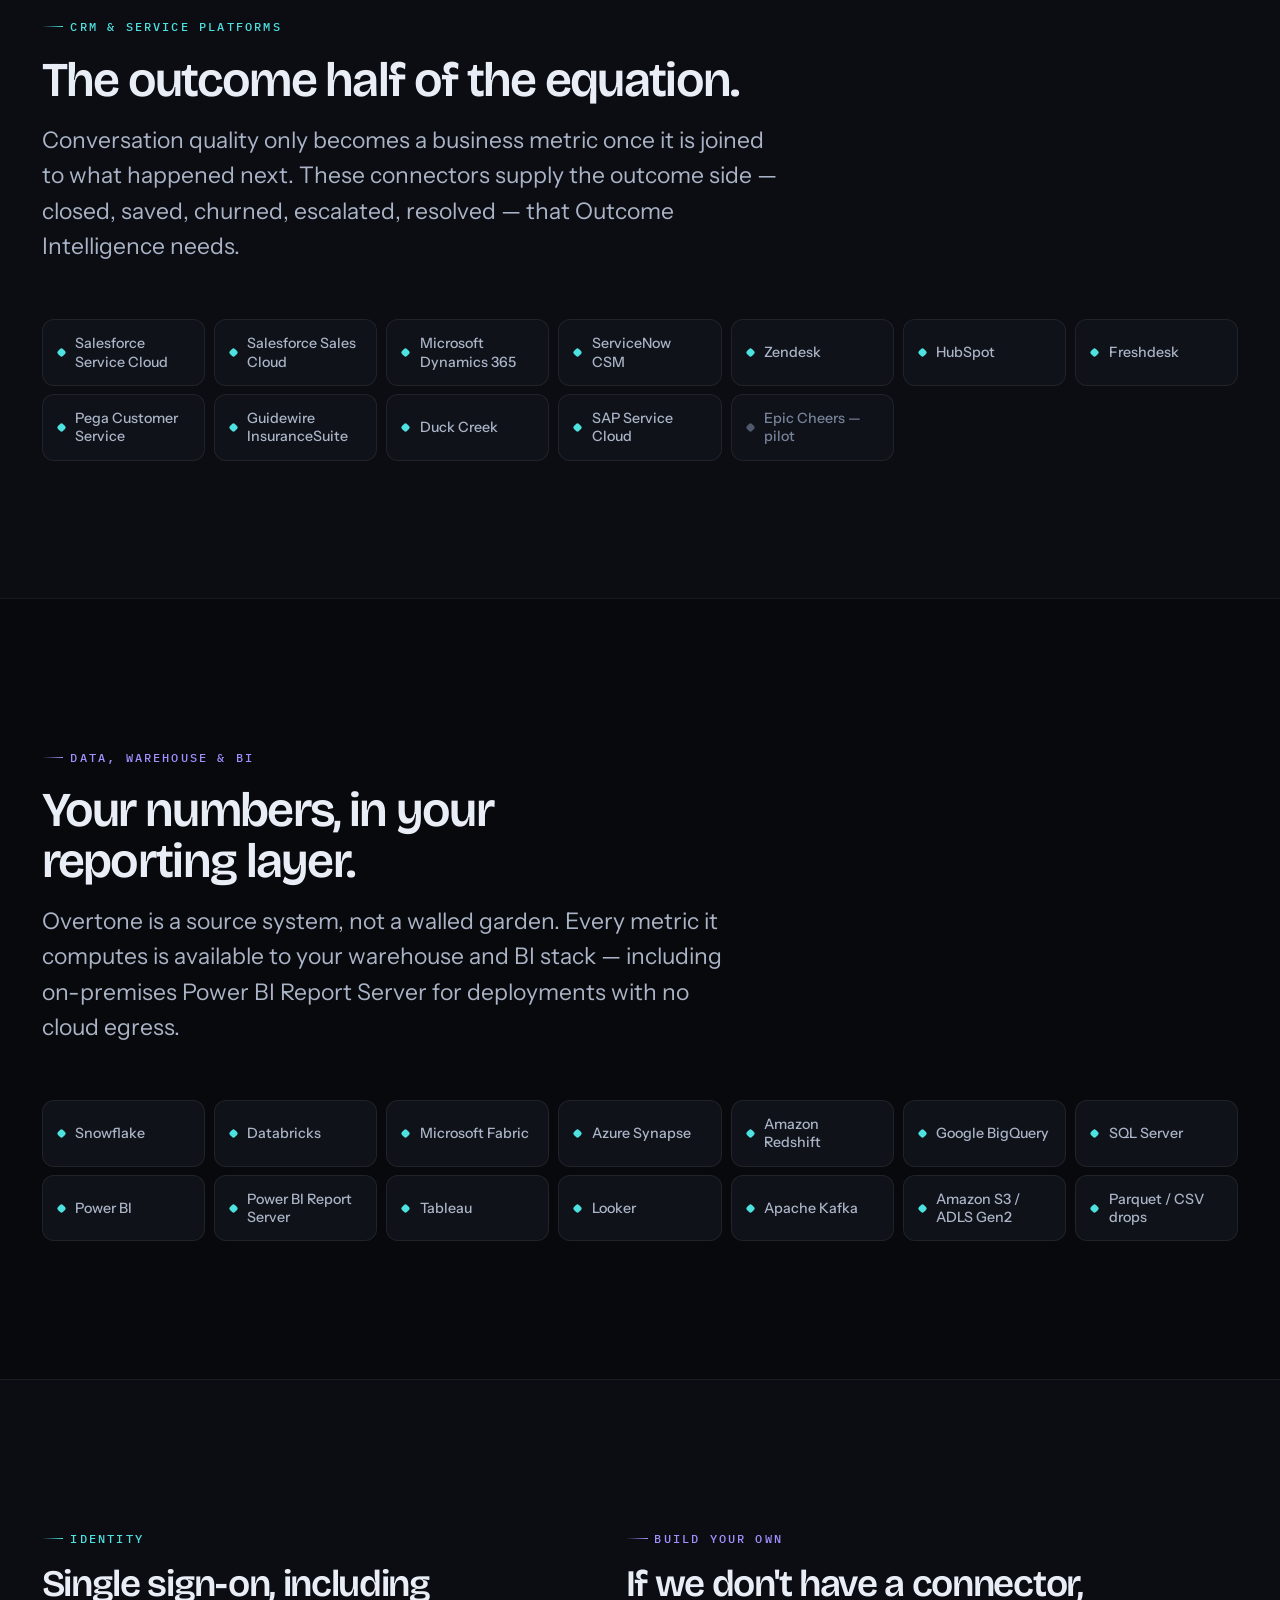
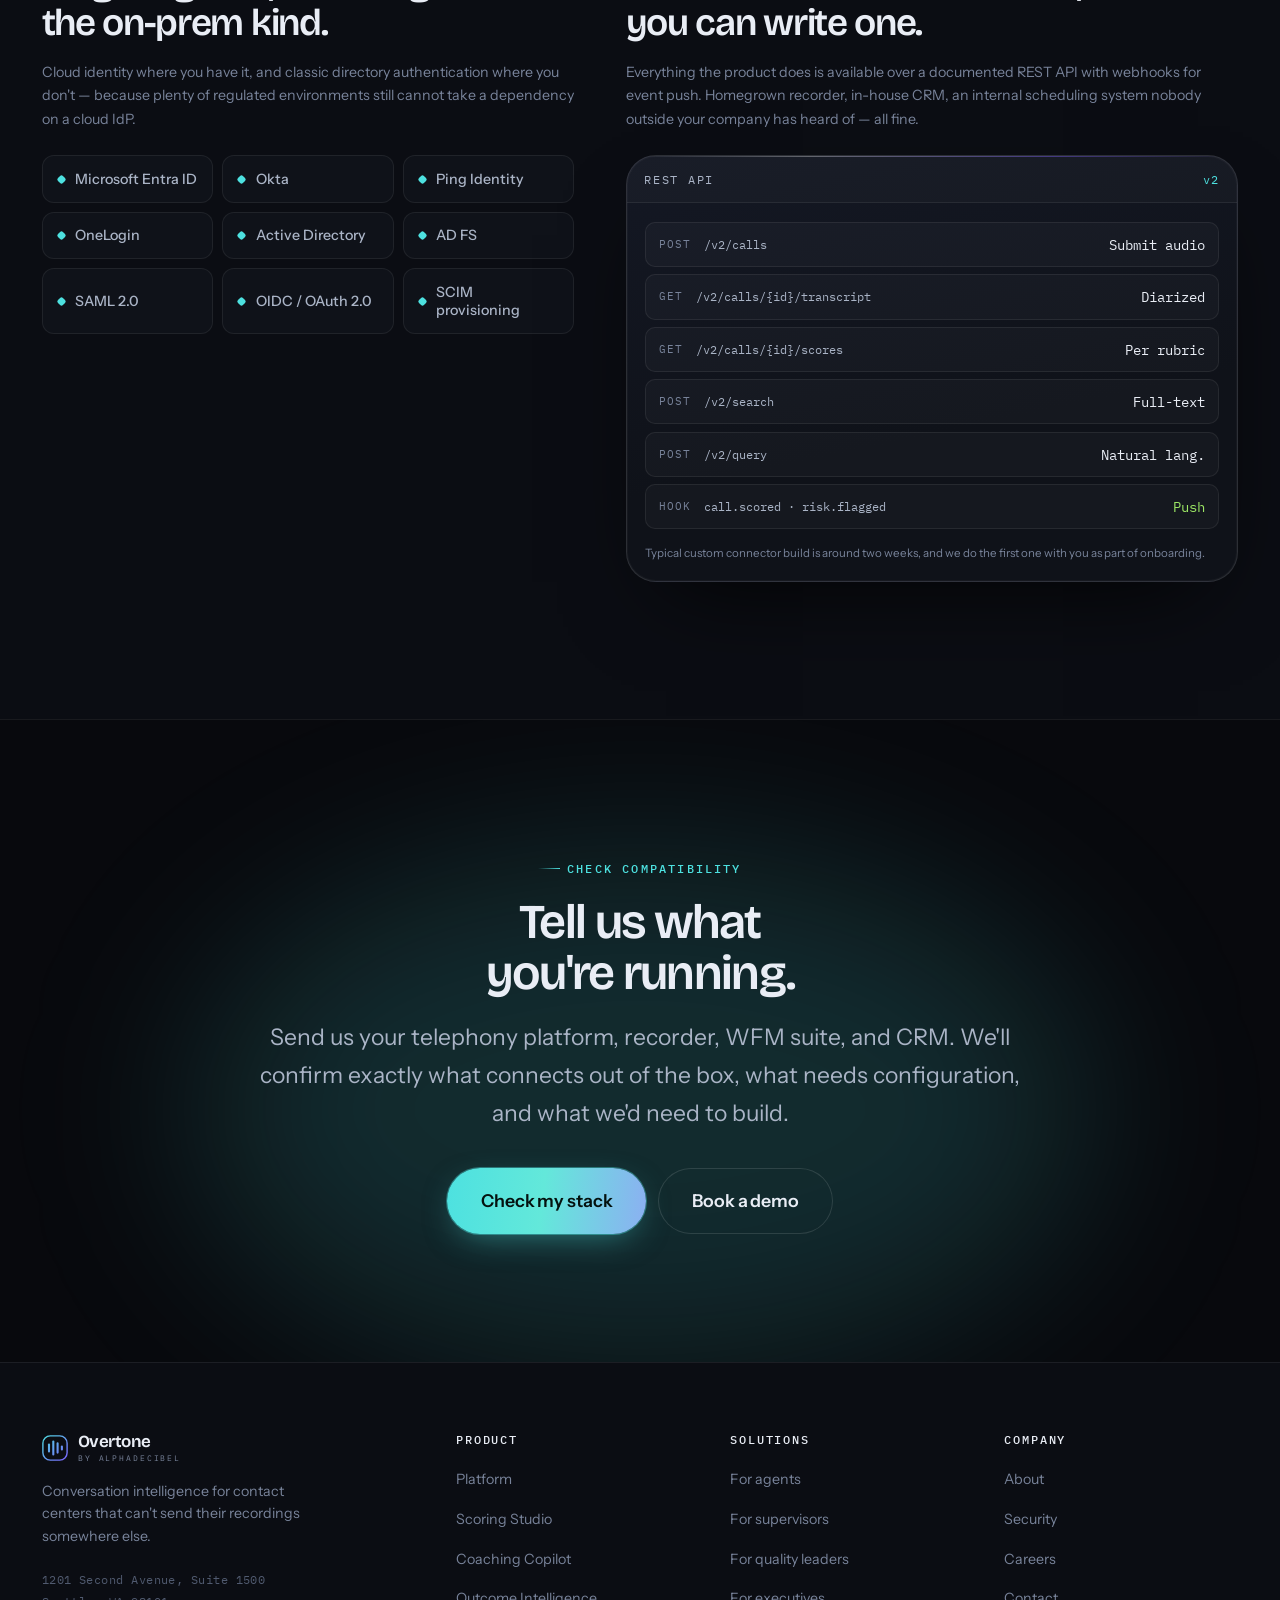
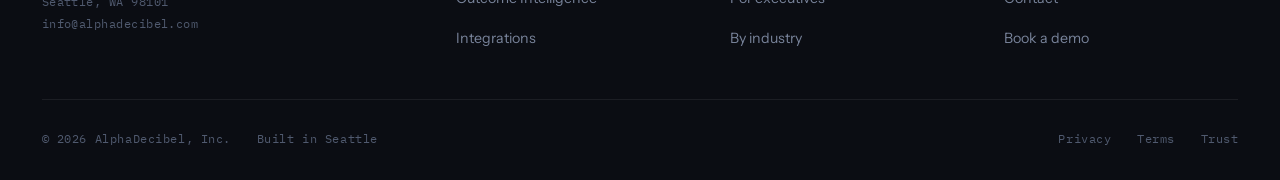
<file: integrations/index.html>
<!doctype html>
<html lang="en">
<head>
<meta charset="utf-8">
<meta name="viewport" content="width=device-width,initial-scale=1">
<title>Integrations — Overtone by AlphaDecibel</title>
<meta name="description" content="60+ connectors for Amazon Connect, Genesys, Avaya, RingCentral, NICE CXone, Five9, Talkdesk, Verint, Calabrio, Salesforce, Dynamics, Snowflake, Power BI and more — plus a documented REST API.">
<link rel="canonical" href="https://www.alphadecibel.com/integrations/">
<meta name="theme-color" content="#08090D">
<meta property="og:type" content="website">
<meta property="og:url" content="https://www.alphadecibel.com/integrations/">
<meta property="og:title" content="Integrations — Overtone by AlphaDecibel">
<meta property="og:description" content="60+ connectors for Amazon Connect, Genesys, Avaya, RingCentral, NICE CXone, Five9, Talkdesk, Verint, Calabrio, Salesforce, Dynamics, Snowflake, Power BI and more — plus a documented REST API.">
<meta property="og:image" content="https://www.alphadecibel.com/assets/img/og.png">
<meta property="og:site_name" content="AlphaDecibel">
<meta name="twitter:card" content="summary_large_image">
<meta name="twitter:title" content="Integrations — Overtone by AlphaDecibel">
<meta name="twitter:description" content="60+ connectors for Amazon Connect, Genesys, Avaya, RingCentral, NICE CXone, Five9, Talkdesk, Verint, Calabrio, Salesforce, Dynamics, Snowflake, Power BI and more — plus a documented REST API.">
<meta name="twitter:image" content="https://www.alphadecibel.com/assets/img/og.png">
<link rel="icon" href="/assets/img/favicon.svg" type="image/svg+xml">
<link rel="preconnect" href="https://fonts.googleapis.com">
<link rel="preconnect" href="https://fonts.gstatic.com" crossorigin>
<link href="https://fonts.googleapis.com/css2?family=Bricolage+Grotesque:opsz,wght@12..96,400;12..96,500;12..96,600;12..96,700&family=IBM+Plex+Mono:wght@400;500;600&family=Instrument+Sans:wght@400;500;600;700&display=swap" rel="stylesheet">
<link rel="stylesheet" href="/assets/css/site.css">
</head>
<body class="grid-bg">
<a class="skip" href="#main">Skip to content</a>
<header class="nav">
  <div class="shell nav-in">
    <a class="brand" href="/" aria-label="Overtone by AlphaDecibel — home">
      <svg class="brand-mark" viewBox="0 0 26 26" fill="none" aria-hidden="true">
        <rect x=".9" y=".9" width="24.2" height="24.2" rx="7.4" stroke="url(#m1)" stroke-width="1.4"/>
        <g stroke="url(#m1)" stroke-width="2.1" stroke-linecap="round">
          <path d="M7 16.4V9.6"/><path d="M11.3 19.4V6.6"/><path d="M15.6 17.6V8.4"/><path d="M19.9 14.4v-2.8"/>
        </g>
        <defs><linearGradient id="m1" gradientUnits="userSpaceOnUse" x1="0" y1="0" x2="26" y2="26"><stop stop-color="#4DE1E0"/><stop offset="1" stop-color="#7B5CFF"/></linearGradient></defs>
      </svg>
      <span class="brand-txt"><span class="brand-name">Overtone</span><span class="brand-sub">by AlphaDecibel</span></span>
    </a>
    <nav class="nav-links" aria-label="Main">
      <a href="/platform/">Platform</a>
      <a href="/solutions/">Solutions</a>
      <a href="/integrations/" aria-current="page">Integrations</a>
      <a href="/security/">Security</a>
      <a href="/company/">Company</a>
    </nav>
    <div class="nav-cta">
      <a class="btn btn-ghost btn-sm" href="/contact/">Contact</a>
      <a class="btn btn-primary btn-sm" href="/contact/#demo">Book a demo</a>
    </div>
    <button class="burger" aria-expanded="false" aria-controls="mmenu" aria-label="Toggle menu"><span></span></button>
  </div>
</header>
<div class="mobile-menu" id="mmenu">
  <a href="/platform/">Platform</a>
  <a href="/solutions/">Solutions</a>
  <a href="/integrations/">Integrations</a>
  <a href="/security/">Security</a>
  <a href="/company/">Company</a>
  <a href="/contact/">Contact</a>
  <a class="btn btn-primary" href="/contact/#demo">Book a demo</a>
</div>
<main id="main">
<section class="phero">
  <div class="aura phero-aura"></div>
  <div class="shell">
    <div class="crumb"><a href="/">Home</a><i>/</i>Integrations</div>
    <span class="tag" data-hero="1">Integrations</span>
    <h1 data-hero="2">Works with the stack<br>you already bought.</h1>
    <p class="lede" data-hero="3">Overtone is not a replacement for your telephony platform, your recorder, or your workforce management suite. It is the analysis layer that sits across all of them — reads what they capture, and writes results back where your teams already work.</p>
    <div class="hero-note" data-hero="5" style="margin-top:1.8rem">
      <span><i class="dot"></i> 60+ certified connectors</span>
      <span><i class="dot dot-v"></i> REST API and webhooks</span>
      <span><i class="dot dot-a"></i> Custom connectors in ~2 weeks</span>
    </div>
  </div>
</section>

<!-- HOW -->
<section class="sec-tight rule">
  <div class="shell">
    <div class="cols c3">
      <article class="card" data-reveal>
        <span class="card-num">01</span>
        <h3>Connect</h3>
        <p>Authenticate once against your platform's API with a service account scoped to read recordings and call metadata. No agent desktop install, no network appliance, no change to how calls are routed or recorded.</p>
      </article>
      <article class="card" data-reveal data-d="1">
        <span class="card-num">02</span>
        <h3>Sync</h3>
        <p>Overtone discovers completed calls and pulls audio plus metadata — agent, queue, disposition, duration, and any custom attributes you already tag. Live-stream mode is available where the platform supports it.</p>
      </article>
      <article class="card" data-reveal data-d="2">
        <span class="card-num">03</span>
        <h3>Push back</h3>
        <p>Scores, coaching tasks, sentiment, and risk flags flow into your WFM, CRM, and BI stack. Your teams keep working in the tools they know; the intelligence just shows up there.</p>
      </article>
    </div>
  </div>
</section>

<!-- TELEPHONY -->
<section class="sec alt rule" id="telephony">
  <div class="shell">
    <div class="sec-head" data-reveal>
      <span class="tag">Telephony &amp; CCaaS</span>
      <h2>Where the conversations happen.</h2>
      <p>Certified connectors for the platforms that run modern contact centers, cloud and on-premises alike. If your platform can hand us audio and a call record, we can analyze it.</p>
    </div>
    <div class="intg" data-reveal>
      <div class="intg-item"><i></i><span>Amazon Connect</span></div>
      <div class="intg-item"><i></i><span>Genesys Cloud CX</span></div>
      <div class="intg-item"><i></i><span>Genesys Engage</span></div>
      <div class="intg-item"><i></i><span>Avaya Experience Platform</span></div>
      <div class="intg-item"><i></i><span>Avaya Aura</span></div>
      <div class="intg-item"><i></i><span>NICE CXone</span></div>
      <div class="intg-item"><i></i><span>Cisco Webex Contact Center</span></div>
      <div class="intg-item"><i></i><span>Cisco UCCE / UCCX</span></div>
      <div class="intg-item"><i></i><span>RingCentral RingCX</span></div>
      <div class="intg-item"><i></i><span>RingCentral MVP</span></div>
      <div class="intg-item"><i></i><span>Five9</span></div>
      <div class="intg-item"><i></i><span>Talkdesk</span></div>
      <div class="intg-item"><i></i><span>Twilio Flex</span></div>
      <div class="intg-item"><i></i><span>8x8 XCaaS</span></div>
      <div class="intg-item"><i></i><span>Zoom Contact Center</span></div>
      <div class="intg-item"><i></i><span>Microsoft Teams Phone</span></div>
      <div class="intg-item"><i></i><span>Salesforce Service Cloud Voice</span></div>
      <div class="intg-item"><i></i><span>Vonage Contact Center</span></div>
      <div class="intg-item"><i></i><span>Dialpad</span></div>
      <div class="intg-item"><i></i><span>Mitel MiContact Center</span></div>
      <div class="intg-item"><i></i><span>Alvaria CX</span></div>
      <div class="intg-item"><i></i><span>Nextiva</span></div>
      <div class="intg-item soon"><i></i><span>Content Guru storm — Q4</span></div>
      <div class="intg-item soon"><i></i><span>Aircall — Q4</span></div>
    </div>
  </div>
</section>

<!-- RECORDING / WFM -->
<section class="sec rule" id="wfm">
  <div class="shell">
    <div class="sec-head" data-reveal>
      <span class="tag tag-v">Recording, WFM &amp; workforce engagement</span>
      <h2>Your quality program,<br>not a second one.</h2>
      <p>Most buyers already own a workforce engagement suite. Overtone reads from its recorder and writes scores back into it, so coaching time gets scheduled against measured gaps rather than a supervisor's hunch — and nobody has to run two QA systems in parallel.</p>
    </div>
    <div class="intg" data-reveal>
      <div class="intg-item"><i></i><span>Verint Workforce Engagement</span></div>
      <div class="intg-item"><i></i><span>Verint Call Recording</span></div>
      <div class="intg-item"><i></i><span>Verint Quality Management</span></div>
      <div class="intg-item"><i></i><span>NICE IEX WFM</span></div>
      <div class="intg-item"><i></i><span>NICE Engage recording</span></div>
      <div class="intg-item"><i></i><span>Calabrio ONE</span></div>
      <div class="intg-item"><i></i><span>Alvaria WEM</span></div>
      <div class="intg-item"><i></i><span>Genesys WEM</span></div>
      <div class="intg-item"><i></i><span>Red Box recording</span></div>
      <div class="intg-item"><i></i><span>ASC Recording Insights</span></div>
      <div class="intg-item"><i></i><span>Dubber</span></div>
      <div class="intg-item"><i></i><span>injixo</span></div>
      <div class="intg-item"><i></i><span>Assembled</span></div>
      <div class="intg-item soon"><i></i><span>Playvox — Q4</span></div>
    </div>

    <div class="split split-top" style="margin-top:3rem" data-reveal>
      <div>
        <h3 style="margin-bottom:.8rem">What flows back into WFM</h3>
        <p style="font-size:var(--s--1);color:var(--muted);line-height:1.65">Overtone writes composite and per-dimension scores, coaching tasks with due dates, and evidence links onto the agent record — so the schedule your planners build already accounts for who needs time off the phones and why.</p>
      </div>
      <div>
        <div class="drow"><span class="k">Write</span><span>Composite &amp; dimension scores</span><span class="v ok">Per call</span></div>
        <div class="drow"><span class="k">Write</span><span>Coaching task + evidence links</span><span class="v ok">On trigger</span></div>
        <div class="drow"><span class="k">Write</span><span>Compliance pass / fail</span><span class="v ok">Per call</span></div>
        <div class="drow"><span class="k">Read</span><span>Agent roster, queue, shift</span><span class="v">Hourly</span></div>
        <div class="drow"><span class="k">Read</span><span>Recording index &amp; metadata</span><span class="v">Continuous</span></div>
      </div>
    </div>
  </div>
</section>

<!-- CRM -->
<section class="sec alt rule" id="crm">
  <div class="shell">
    <div class="sec-head" data-reveal>
      <span class="tag">CRM &amp; service platforms</span>
      <h2>The outcome half of the equation.</h2>
      <p>Conversation quality only becomes a business metric once it is joined to what happened next. These connectors supply the outcome side — closed, saved, churned, escalated, resolved — that Outcome Intelligence needs.</p>
    </div>
    <div class="intg" data-reveal>
      <div class="intg-item"><i></i><span>Salesforce Service Cloud</span></div>
      <div class="intg-item"><i></i><span>Salesforce Sales Cloud</span></div>
      <div class="intg-item"><i></i><span>Microsoft Dynamics 365</span></div>
      <div class="intg-item"><i></i><span>ServiceNow CSM</span></div>
      <div class="intg-item"><i></i><span>Zendesk</span></div>
      <div class="intg-item"><i></i><span>HubSpot</span></div>
      <div class="intg-item"><i></i><span>Freshdesk</span></div>
      <div class="intg-item"><i></i><span>Pega Customer Service</span></div>
      <div class="intg-item"><i></i><span>Guidewire InsuranceSuite</span></div>
      <div class="intg-item"><i></i><span>Duck Creek</span></div>
      <div class="intg-item"><i></i><span>SAP Service Cloud</span></div>
      <div class="intg-item soon"><i></i><span>Epic Cheers — pilot</span></div>
    </div>
  </div>
</section>

<!-- DATA / BI -->
<section class="sec rule" id="data">
  <div class="shell">
    <div class="sec-head" data-reveal>
      <span class="tag tag-v">Data, warehouse &amp; BI</span>
      <h2>Your numbers, in your<br>reporting layer.</h2>
      <p>Overtone is a source system, not a walled garden. Every metric it computes is available to your warehouse and BI stack — including on-premises Power BI Report Server for deployments with no cloud egress.</p>
    </div>
    <div class="intg" data-reveal>
      <div class="intg-item"><i></i><span>Snowflake</span></div>
      <div class="intg-item"><i></i><span>Databricks</span></div>
      <div class="intg-item"><i></i><span>Microsoft Fabric</span></div>
      <div class="intg-item"><i></i><span>Azure Synapse</span></div>
      <div class="intg-item"><i></i><span>Amazon Redshift</span></div>
      <div class="intg-item"><i></i><span>Google BigQuery</span></div>
      <div class="intg-item"><i></i><span>SQL Server</span></div>
      <div class="intg-item"><i></i><span>Power BI</span></div>
      <div class="intg-item"><i></i><span>Power BI Report Server</span></div>
      <div class="intg-item"><i></i><span>Tableau</span></div>
      <div class="intg-item"><i></i><span>Looker</span></div>
      <div class="intg-item"><i></i><span>Apache Kafka</span></div>
      <div class="intg-item"><i></i><span>Amazon S3 / ADLS Gen2</span></div>
      <div class="intg-item"><i></i><span>Parquet / CSV drops</span></div>
    </div>
  </div>
</section>

<!-- IDENTITY + API -->
<section class="sec alt rule" id="api">
  <div class="shell split split-top">
    <div data-reveal>
      <span class="tag">Identity</span>
      <h2 style="margin:1.1rem 0;font-size:var(--s-3)">Single sign-on, including the on-prem kind.</h2>
      <p style="color:var(--muted);font-size:var(--s--1);line-height:1.65;margin-bottom:1.5rem">Cloud identity where you have it, and classic directory authentication where you don't — because plenty of regulated environments still cannot take a dependency on a cloud IdP.</p>
      <div class="intg" style="grid-template-columns:repeat(auto-fill,minmax(140px,1fr))">
        <div class="intg-item"><i></i><span>Microsoft Entra ID</span></div>
        <div class="intg-item"><i></i><span>Okta</span></div>
        <div class="intg-item"><i></i><span>Ping Identity</span></div>
        <div class="intg-item"><i></i><span>OneLogin</span></div>
        <div class="intg-item"><i></i><span>Active Directory</span></div>
        <div class="intg-item"><i></i><span>AD FS</span></div>
        <div class="intg-item"><i></i><span>SAML 2.0</span></div>
        <div class="intg-item"><i></i><span>OIDC / OAuth 2.0</span></div>
        <div class="intg-item"><i></i><span>SCIM provisioning</span></div>
      </div>
    </div>
    <div data-reveal data-d="2">
      <span class="tag tag-v">Build your own</span>
      <h2 style="margin:1.1rem 0;font-size:var(--s-3)">If we don't have a connector, you can write one.</h2>
      <p style="color:var(--muted);font-size:var(--s--1);line-height:1.65;margin-bottom:1.5rem">Everything the product does is available over a documented REST API with webhooks for event push. Homegrown recorder, in-house CRM, an internal scheduling system nobody outside your company has heard of — all fine.</p>
      <div class="panel">
        <div class="panel-bar"><span class="panel-title">REST API</span><span class="panel-live">v2</span></div>
        <div class="panel-body">
          <div class="drow"><span class="k">POST</span><span class="mono" style="font-size:.72rem">/v2/calls</span><span class="v">Submit audio</span></div>
          <div class="drow"><span class="k">GET</span><span class="mono" style="font-size:.72rem">/v2/calls/{id}/transcript</span><span class="v">Diarized</span></div>
          <div class="drow"><span class="k">GET</span><span class="mono" style="font-size:.72rem">/v2/calls/{id}/scores</span><span class="v">Per rubric</span></div>
          <div class="drow"><span class="k">POST</span><span class="mono" style="font-size:.72rem">/v2/search</span><span class="v">Full-text</span></div>
          <div class="drow"><span class="k">POST</span><span class="mono" style="font-size:.72rem">/v2/query</span><span class="v">Natural lang.</span></div>
          <div class="drow"><span class="k">HOOK</span><span class="mono" style="font-size:.72rem">call.scored · risk.flagged</span><span class="v ok">Push</span></div>
          <p style="font-size:var(--s--2);color:var(--muted);margin-top:.9rem;line-height:1.6">Typical custom connector build is around two weeks, and we do the first one with you as part of onboarding.</p>
        </div>
      </div>
    </div>
  </div>
</section>

<section class="cta rule">
  <div class="aura cta-aura"></div>
  <div class="shell-narrow">
    <span class="tag" data-reveal>Check compatibility</span>
    <h2 data-reveal data-d="1">Tell us what<br>you're running.</h2>
    <p data-reveal data-d="2">Send us your telephony platform, recorder, WFM suite, and CRM. We'll confirm exactly what connects out of the box, what needs configuration, and what we'd need to build.</p>
    <div class="btn-row" data-reveal data-d="3">
      <a class="btn btn-primary btn-lg" href="/contact/">Check my stack</a>
      <a class="btn btn-ghost btn-lg" href="/contact/#demo">Book a demo</a>
    </div>
  </div>
</section>
</main>
<footer class="foot">
  <div class="shell">
    <div class="foot-grid">
      <div class="foot-brand">
        <a class="brand" href="/" aria-label="Overtone by AlphaDecibel — home">
          <svg class="brand-mark" viewBox="0 0 26 26" fill="none" aria-hidden="true">
            <rect x=".9" y=".9" width="24.2" height="24.2" rx="7.4" stroke="url(#m2)" stroke-width="1.4"/>
            <g stroke="url(#m2)" stroke-width="2.1" stroke-linecap="round">
              <path d="M7 16.4V9.6"/><path d="M11.3 19.4V6.6"/><path d="M15.6 17.6V8.4"/><path d="M19.9 14.4v-2.8"/>
            </g>
            <defs><linearGradient id="m2" gradientUnits="userSpaceOnUse" x1="0" y1="0" x2="26" y2="26"><stop stop-color="#4DE1E0"/><stop offset="1" stop-color="#7B5CFF"/></linearGradient></defs>
          </svg>
          <span class="brand-txt"><span class="brand-name">Overtone</span><span class="brand-sub">by AlphaDecibel</span></span>
        </a>
        <p>Conversation intelligence for contact centers that can't send their recordings somewhere else.</p>
        <address class="foot-addr">
          1201 Second Avenue, Suite 1500<br>
          Seattle, WA 98101<br>
          <a href="mailto:info@alphadecibel.com">info@alphadecibel.com</a>
        </address>
      </div>
      <div>
        <h5>Product</h5>
        <ul>
          <li><a href="/platform/">Platform</a></li>
          <li><a href="/platform/#scoring">Scoring Studio</a></li>
          <li><a href="/platform/#coaching">Coaching Copilot</a></li>
          <li><a href="/platform/#outcomes">Outcome Intelligence</a></li>
          <li><a href="/integrations/">Integrations</a></li>
        </ul>
      </div>
      <div>
        <h5>Solutions</h5>
        <ul>
          <li><a href="/solutions/#agents">For agents</a></li>
          <li><a href="/solutions/#supervisors">For supervisors</a></li>
          <li><a href="/solutions/#quality">For quality leaders</a></li>
          <li><a href="/solutions/#executives">For executives</a></li>
          <li><a href="/solutions/#industries">By industry</a></li>
        </ul>
      </div>
      <div>
        <h5>Company</h5>
        <ul>
          <li><a href="/company/">About</a></li>
          <li><a href="/security/">Security</a></li>
          <li><a href="/company/#careers">Careers</a></li>
          <li><a href="/contact/">Contact</a></li>
          <li><a href="/contact/#demo">Book a demo</a></li>
        </ul>
      </div>
    </div>
    <div class="foot-base">
      <span>© <span data-year>2026</span> AlphaDecibel, Inc.</span>
      <span>Built in Seattle</span>
      <span class="sp"><a href="/contact/">Privacy</a></span>
      <span><a href="/contact/">Terms</a></span>
      <span><a href="/security/">Trust</a></span>
    </div>
  </div>
</footer>
<script src="/assets/js/site.js" defer></script>
</body>
</html>
</file>
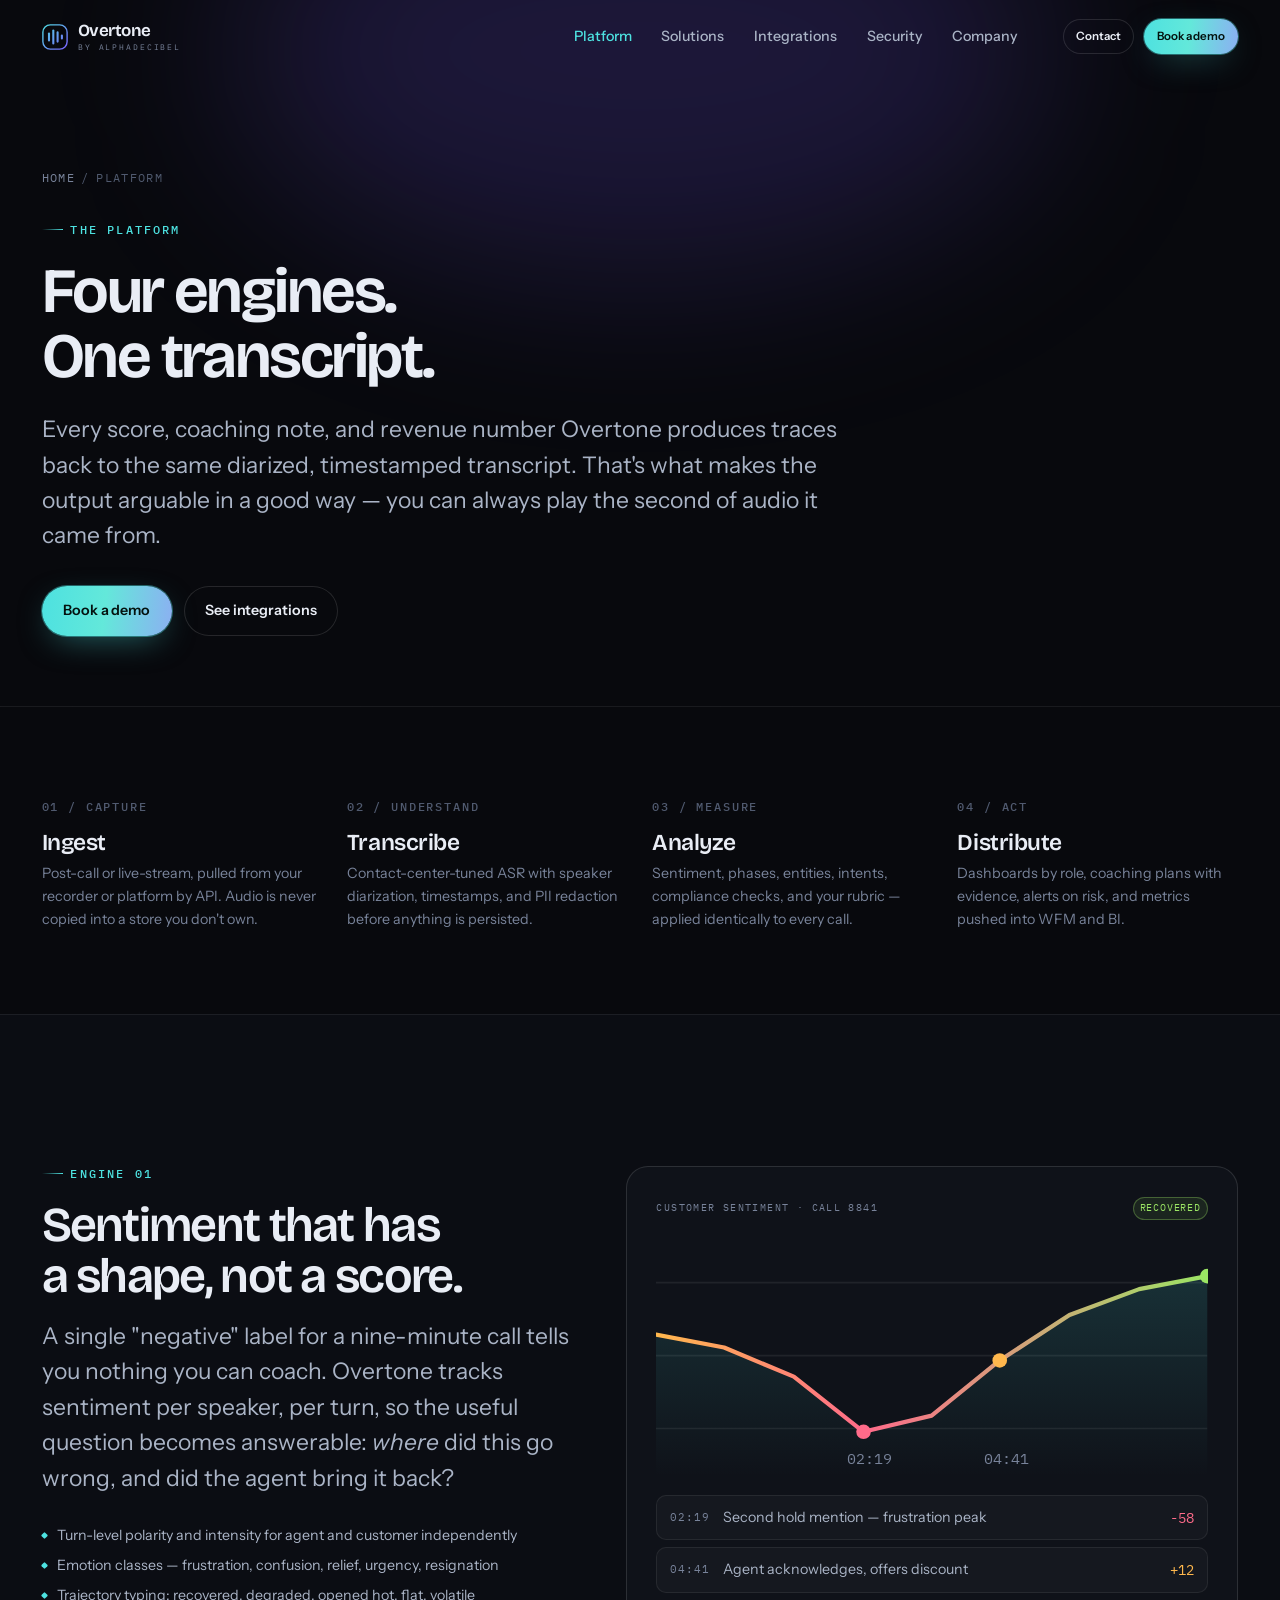
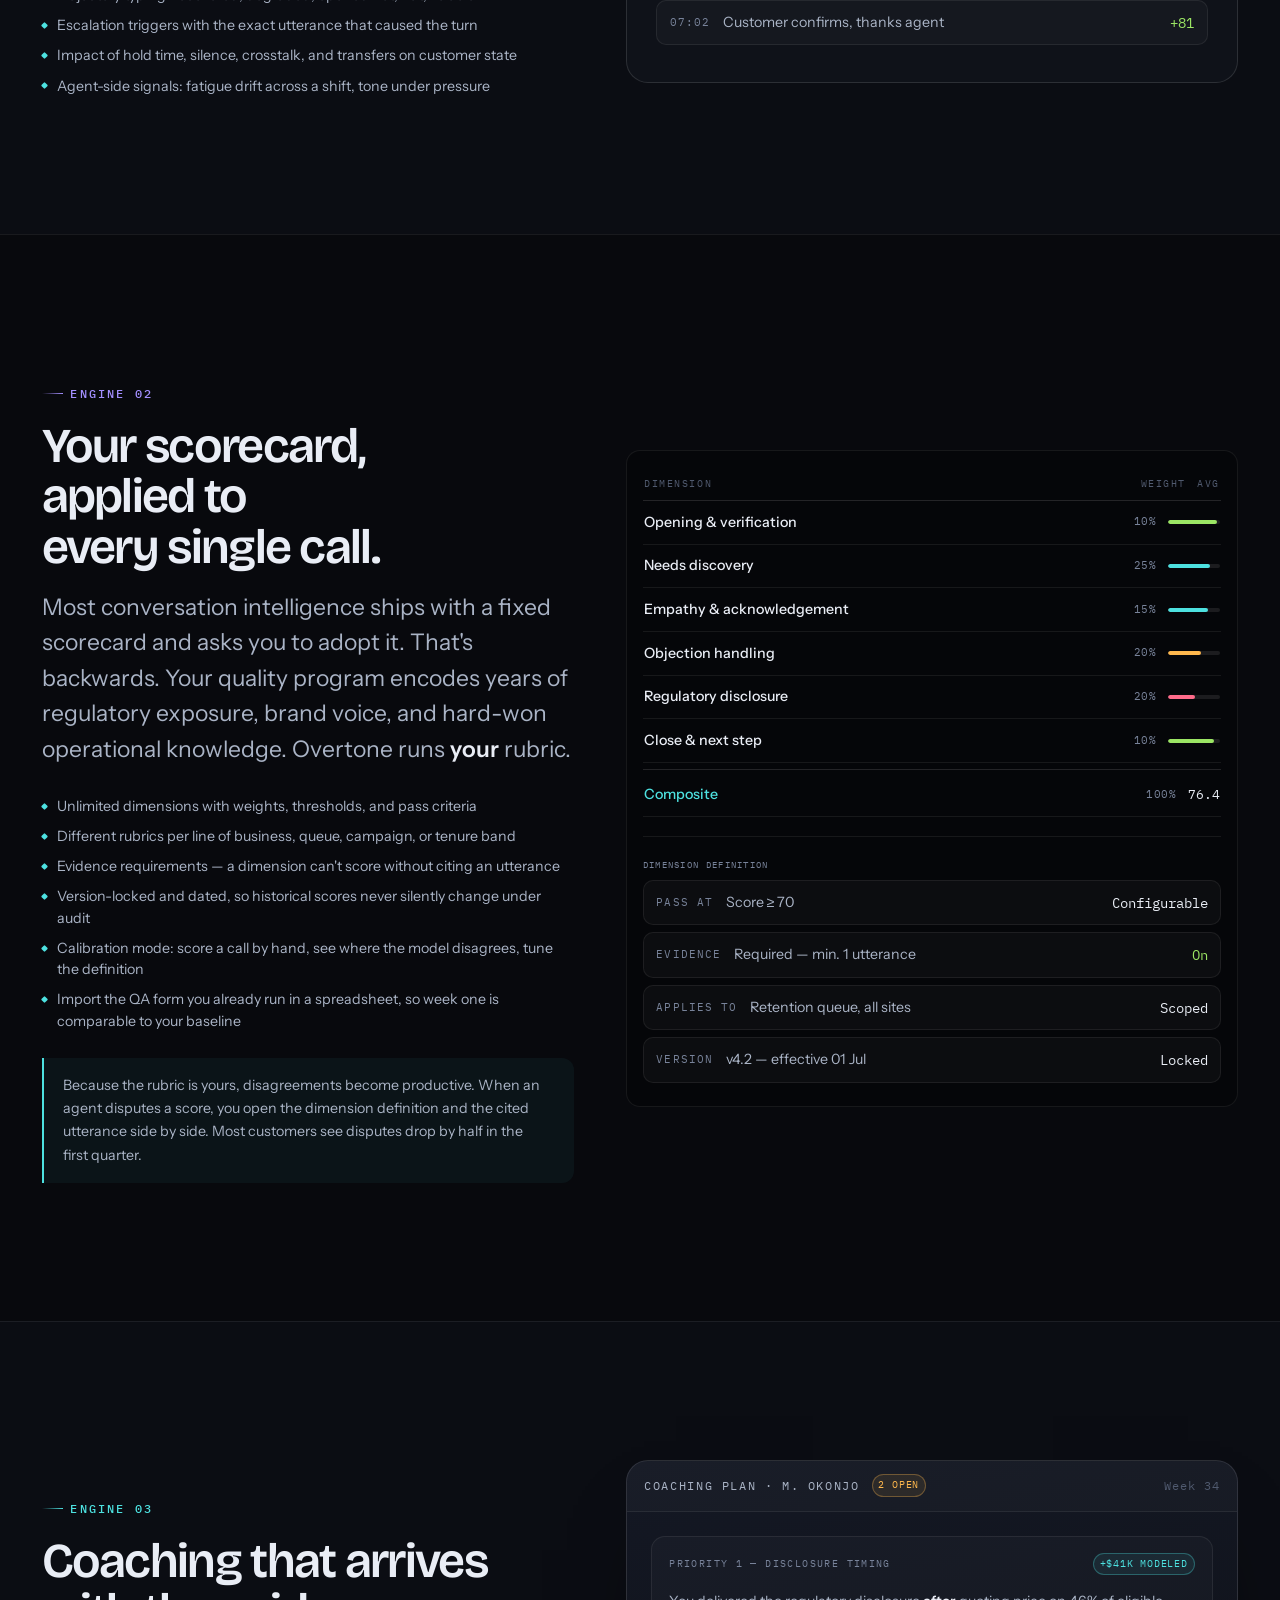
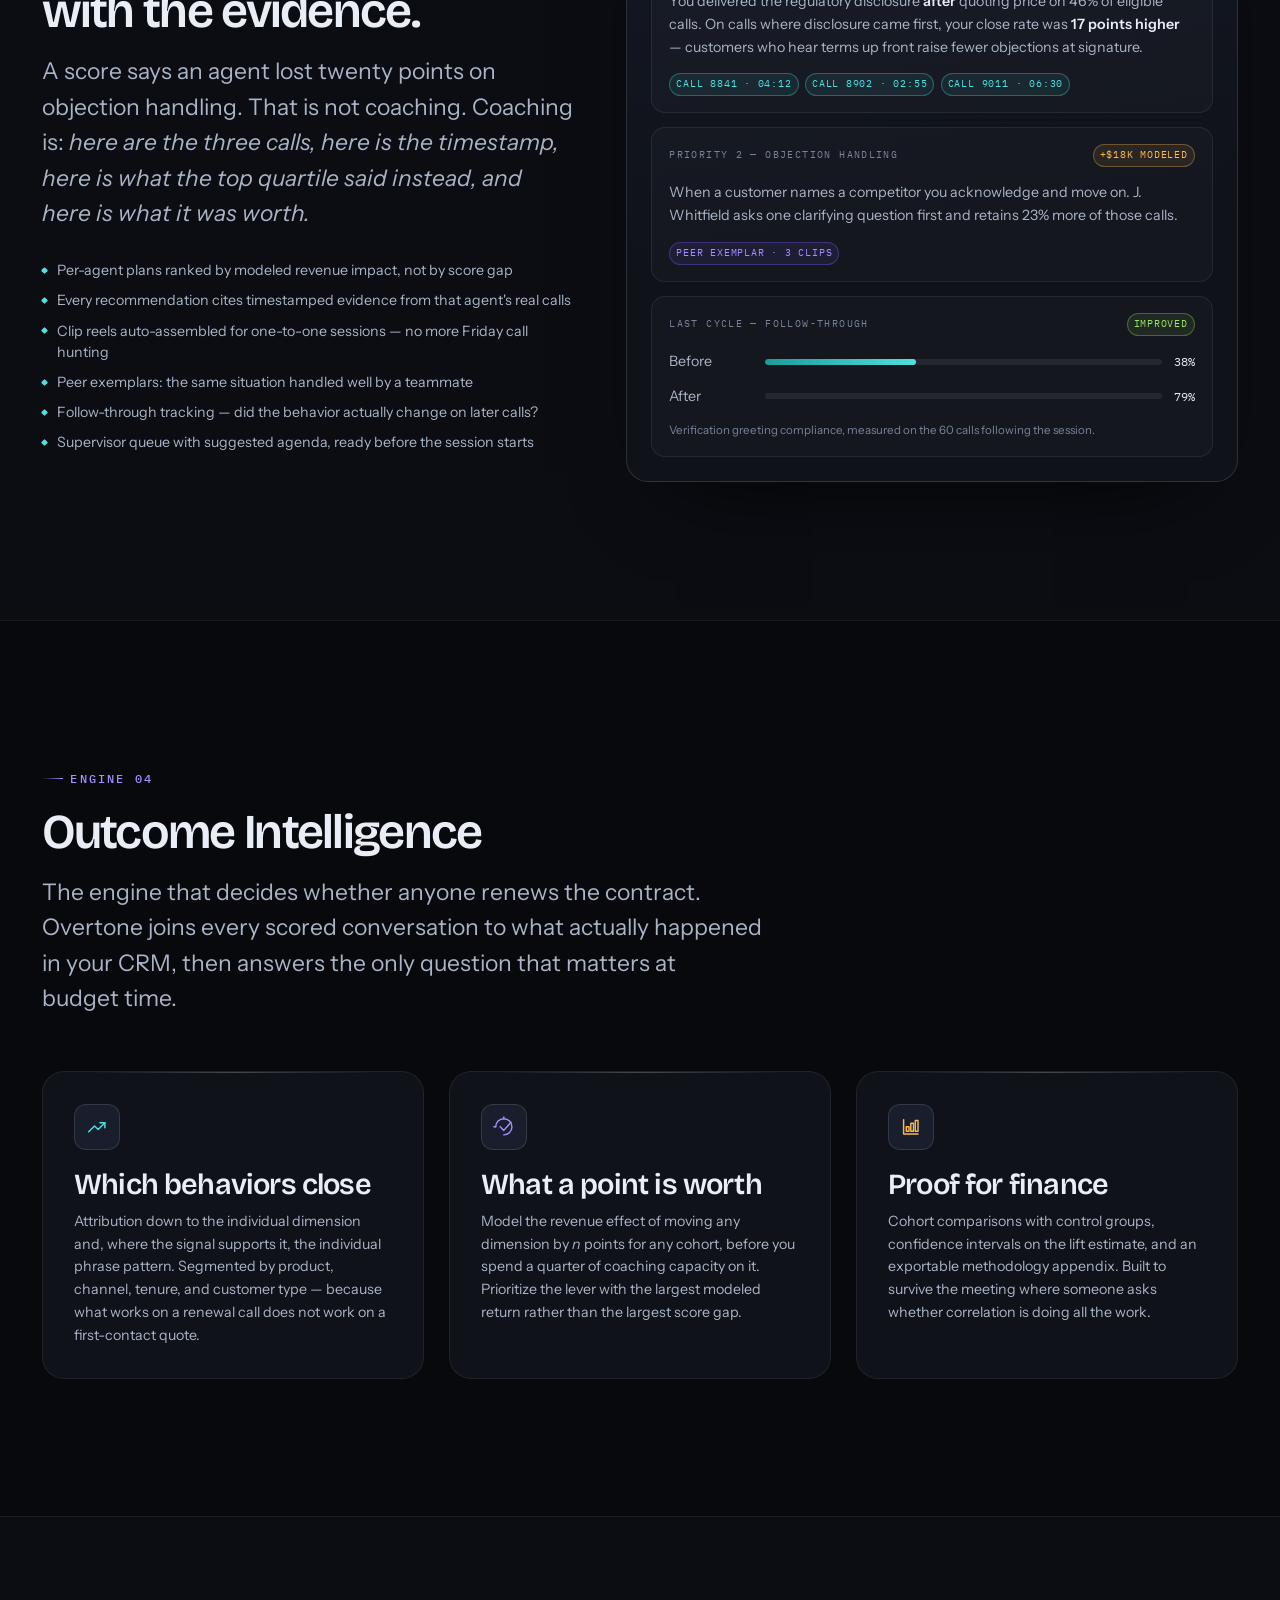
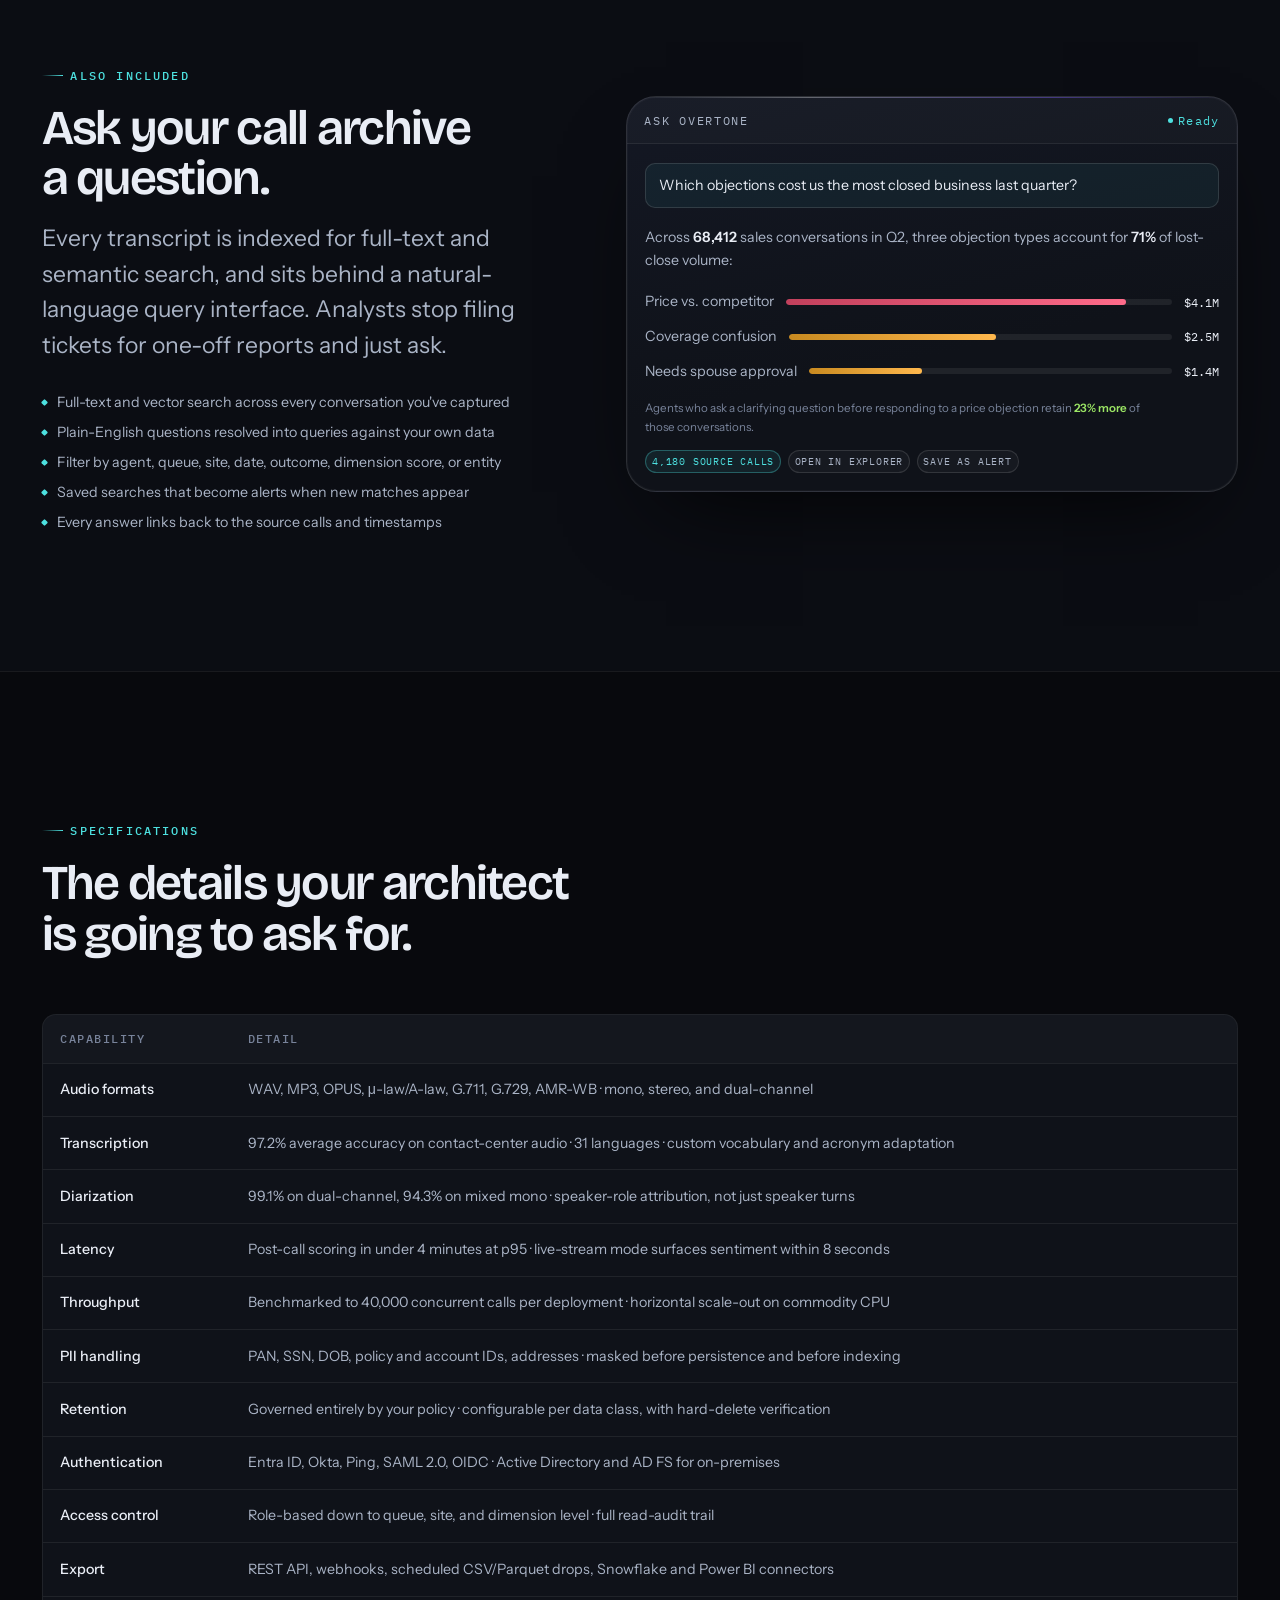
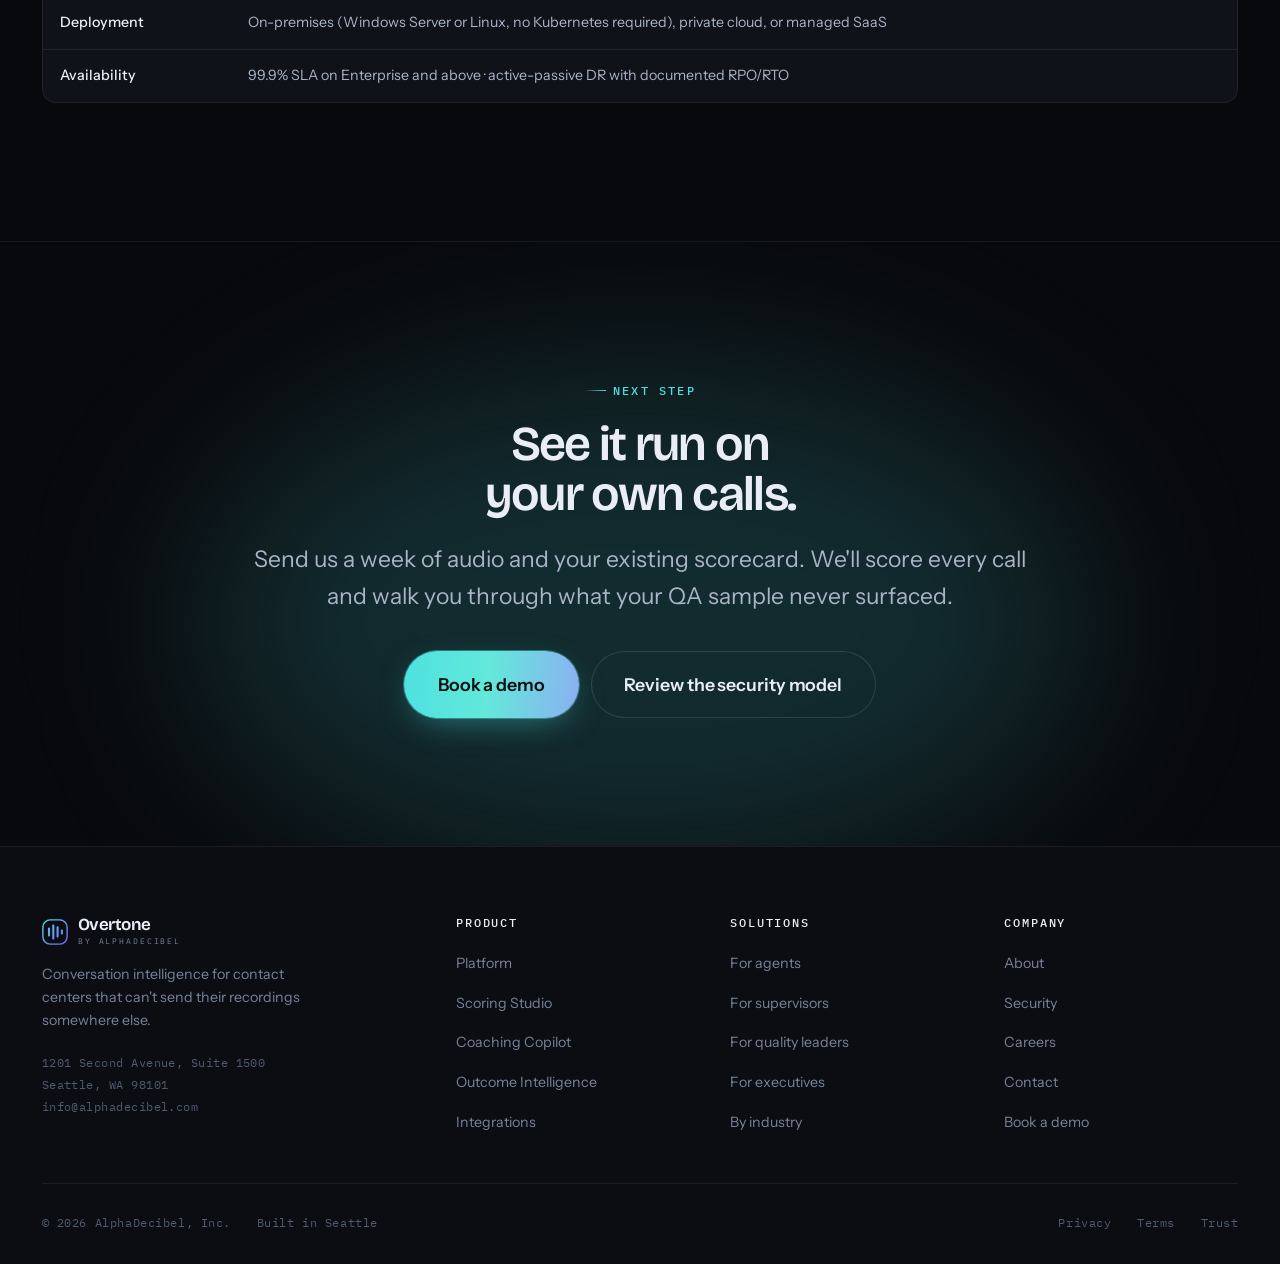
<file: platform/index.html>
<!doctype html>
<html lang="en">
<head>
<meta charset="utf-8">
<meta name="viewport" content="width=device-width,initial-scale=1">
<title>Platform — Overtone by AlphaDecibel</title>
<meta name="description" content="Four conversation intelligence engines on one transcript: sentiment and emotion, custom Scoring Studio rubrics, Coaching Copilot with evidence, and Outcome Intelligence tying quality to revenue.">
<link rel="canonical" href="https://www.alphadecibel.com/platform/">
<meta name="theme-color" content="#08090D">
<meta property="og:type" content="website">
<meta property="og:url" content="https://www.alphadecibel.com/platform/">
<meta property="og:title" content="Platform — Overtone by AlphaDecibel">
<meta property="og:description" content="Four conversation intelligence engines on one transcript: sentiment and emotion, custom Scoring Studio rubrics, Coaching Copilot with evidence, and Outcome Intelligence tying quality to revenue.">
<meta property="og:image" content="https://www.alphadecibel.com/assets/img/og.png">
<meta property="og:site_name" content="AlphaDecibel">
<meta name="twitter:card" content="summary_large_image">
<meta name="twitter:title" content="Platform — Overtone by AlphaDecibel">
<meta name="twitter:description" content="Four conversation intelligence engines on one transcript: sentiment and emotion, custom Scoring Studio rubrics, Coaching Copilot with evidence, and Outcome Intelligence tying quality to revenue.">
<meta name="twitter:image" content="https://www.alphadecibel.com/assets/img/og.png">
<link rel="icon" href="/assets/img/favicon.svg" type="image/svg+xml">
<link rel="preconnect" href="https://fonts.googleapis.com">
<link rel="preconnect" href="https://fonts.gstatic.com" crossorigin>
<link href="https://fonts.googleapis.com/css2?family=Bricolage+Grotesque:opsz,wght@12..96,400;12..96,500;12..96,600;12..96,700&family=IBM+Plex+Mono:wght@400;500;600&family=Instrument+Sans:wght@400;500;600;700&display=swap" rel="stylesheet">
<link rel="stylesheet" href="/assets/css/site.css">
</head>
<body class="grid-bg">
<a class="skip" href="#main">Skip to content</a>
<header class="nav">
  <div class="shell nav-in">
    <a class="brand" href="/" aria-label="Overtone by AlphaDecibel — home">
      <svg class="brand-mark" viewBox="0 0 26 26" fill="none" aria-hidden="true">
        <rect x=".9" y=".9" width="24.2" height="24.2" rx="7.4" stroke="url(#m1)" stroke-width="1.4"/>
        <g stroke="url(#m1)" stroke-width="2.1" stroke-linecap="round">
          <path d="M7 16.4V9.6"/><path d="M11.3 19.4V6.6"/><path d="M15.6 17.6V8.4"/><path d="M19.9 14.4v-2.8"/>
        </g>
        <defs><linearGradient id="m1" gradientUnits="userSpaceOnUse" x1="0" y1="0" x2="26" y2="26"><stop stop-color="#4DE1E0"/><stop offset="1" stop-color="#7B5CFF"/></linearGradient></defs>
      </svg>
      <span class="brand-txt"><span class="brand-name">Overtone</span><span class="brand-sub">by AlphaDecibel</span></span>
    </a>
    <nav class="nav-links" aria-label="Main">
      <a href="/platform/" aria-current="page">Platform</a>
      <a href="/solutions/">Solutions</a>
      <a href="/integrations/">Integrations</a>
      <a href="/security/">Security</a>
      <a href="/company/">Company</a>
    </nav>
    <div class="nav-cta">
      <a class="btn btn-ghost btn-sm" href="/contact/">Contact</a>
      <a class="btn btn-primary btn-sm" href="/contact/#demo">Book a demo</a>
    </div>
    <button class="burger" aria-expanded="false" aria-controls="mmenu" aria-label="Toggle menu"><span></span></button>
  </div>
</header>
<div class="mobile-menu" id="mmenu">
  <a href="/platform/">Platform</a>
  <a href="/solutions/">Solutions</a>
  <a href="/integrations/">Integrations</a>
  <a href="/security/">Security</a>
  <a href="/company/">Company</a>
  <a href="/contact/">Contact</a>
  <a class="btn btn-primary" href="/contact/#demo">Book a demo</a>
</div>
<main id="main">
<section class="phero">
  <div class="aura phero-aura"></div>
  <div class="shell">
    <div class="crumb"><a href="/">Home</a><i>/</i>Platform</div>
    <span class="tag" data-hero="1">The platform</span>
    <h1 data-hero="2">Four engines.<br>One transcript.</h1>
    <p class="lede" data-hero="3">Every score, coaching note, and revenue number Overtone produces traces back to the same diarized, timestamped transcript. That's what makes the output arguable in a good way — you can always play the second of audio it came from.</p>
    <div class="btn-row" data-hero="4" style="margin-top:2rem">
      <a class="btn btn-primary" href="/contact/#demo">Book a demo</a>
      <a class="btn btn-ghost" href="/integrations/">See integrations</a>
    </div>
  </div>
</section>

<!-- capture layer -->
<section class="sec-tight rule">
  <div class="shell">
    <div class="cols c4">
      <div data-reveal>
        <span class="tag tag-plain mono" style="color:var(--faint);font-size:var(--s--2);letter-spacing:.16em">01 / CAPTURE</span>
        <h4 style="margin:.7rem 0 .5rem">Ingest</h4>
        <p style="font-size:var(--s--1);color:var(--muted);line-height:1.6">Post-call or live-stream, pulled from your recorder or platform by API. Audio is never copied into a store you don't own.</p>
      </div>
      <div data-reveal data-d="1">
        <span class="tag tag-plain mono" style="color:var(--faint);font-size:var(--s--2);letter-spacing:.16em">02 / UNDERSTAND</span>
        <h4 style="margin:.7rem 0 .5rem">Transcribe</h4>
        <p style="font-size:var(--s--1);color:var(--muted);line-height:1.6">Contact-center-tuned ASR with speaker diarization, timestamps, and PII redaction before anything is persisted.</p>
      </div>
      <div data-reveal data-d="2">
        <span class="tag tag-plain mono" style="color:var(--faint);font-size:var(--s--2);letter-spacing:.16em">03 / MEASURE</span>
        <h4 style="margin:.7rem 0 .5rem">Analyze</h4>
        <p style="font-size:var(--s--1);color:var(--muted);line-height:1.6">Sentiment, phases, entities, intents, compliance checks, and your rubric — applied identically to every call.</p>
      </div>
      <div data-reveal data-d="3">
        <span class="tag tag-plain mono" style="color:var(--faint);font-size:var(--s--2);letter-spacing:.16em">04 / ACT</span>
        <h4 style="margin:.7rem 0 .5rem">Distribute</h4>
        <p style="font-size:var(--s--1);color:var(--muted);line-height:1.6">Dashboards by role, coaching plans with evidence, alerts on risk, and metrics pushed into WFM and BI.</p>
      </div>
    </div>
  </div>
</section>

<!-- ENGINE 1 — SENTIMENT -->
<section class="sec alt rule" id="sentiment">
  <div class="shell split">
    <div data-reveal>
      <span class="tag">Engine 01</span>
      <h2 style="margin:1.1rem 0">Sentiment that has a shape, not a score.</h2>
      <p class="lede">A single "negative" label for a nine-minute call tells you nothing you can coach. Overtone tracks sentiment per speaker, per turn, so the useful question becomes answerable: <em>where</em> did this go wrong, and did the agent bring it back?</p>
      <ul class="engine-list" style="margin-top:1.8rem">
        <li>Turn-level polarity and intensity for agent and customer independently</li>
        <li>Emotion classes — frustration, confusion, relief, urgency, resignation</li>
        <li>Trajectory typing: recovered, degraded, opened hot, flat, volatile</li>
        <li>Escalation triggers with the exact utterance that caused the turn</li>
        <li>Impact of hold time, silence, crosstalk, and transfers on customer state</li>
        <li>Agent-side signals: fatigue drift across a shift, tone under pressure</li>
      </ul>
    </div>
    <div class="chartbox" data-reveal data-d="2">
      <div class="dbox-t"><span>Customer sentiment · call 8841</span><span class="chip chip-l">Recovered</span></div>
      <svg viewBox="0 0 340 150" style="width:100%;height:auto" aria-label="Sentiment trajectory chart">
        <defs>
          <linearGradient id="sgrad" gradientUnits="userSpaceOnUse" x1="0" y1="0" x2="340" y2="0">
            <stop offset="0" stop-color="#FFB84D"/><stop offset=".38" stop-color="#FF6B8A"/><stop offset="1" stop-color="#9BE564"/>
          </linearGradient>
          <linearGradient id="sfill" gradientUnits="userSpaceOnUse" x1="0" y1="0" x2="0" y2="150">
            <stop offset="0" stop-color="#4DE1E0" stop-opacity=".18"/><stop offset="1" stop-color="#4DE1E0" stop-opacity="0"/>
          </linearGradient>
        </defs>
        <g stroke="rgba(255,255,255,.07)" stroke-width="1">
          <line x1="0" y1="30" x2="340" y2="30"/><line x1="0" y1="75" x2="340" y2="75"/><line x1="0" y1="120" x2="340" y2="120"/>
        </g>
        <path d="M0 62 L42 70 L85 88 L128 122 L170 112 L212 78 L255 50 L298 34 L340 26 L340 150 L0 150 Z" fill="url(#sfill)"/>
        <polyline points="0,62 42,70 85,88 128,122 170,112 212,78 255,50 298,34 340,26"
                  fill="none" stroke="url(#sgrad)" stroke-width="2.6" stroke-linecap="round" stroke-linejoin="round"/>
        <circle cx="128" cy="122" r="4.5" fill="#FF6B8A"/><circle cx="212" cy="78" r="4.5" fill="#FFB84D"/><circle cx="340" cy="26" r="4.5" fill="#9BE564"/>
        <text x="118" y="142" fill="#78839A" font-size="9" font-family="IBM Plex Mono, monospace">02:19</text>
        <text x="202" y="142" fill="#78839A" font-size="9" font-family="IBM Plex Mono, monospace">04:41</text>
      </svg>
      <div style="margin-top:1.1rem">
        <div class="drow"><span class="k">02:19</span><span>Second hold mention&nbsp;— frustration peak</span><span class="v bad">-58</span></div>
        <div class="drow"><span class="k">04:41</span><span>Agent acknowledges, offers discount</span><span class="v warn">+12</span></div>
        <div class="drow"><span class="k">07:02</span><span>Customer confirms, thanks agent</span><span class="v ok">+81</span></div>
      </div>
    </div>
  </div>
</section>

<!-- ENGINE 2 — SCORING STUDIO -->
<section class="sec rule" id="scoring">
  <div class="shell split">
    <div class="rubric" data-reveal style="order:2">
      <div class="rubric-row rubric-head"><span>Dimension</span><span>Weight</span><span>Avg</span></div>
      <div class="rubric-row"><span class="nm">Opening &amp; verification</span><span class="wt">10%</span><span class="meter l"><i style="width:94%"></i></span></div>
      <div class="rubric-row"><span class="nm">Needs discovery</span><span class="wt">25%</span><span class="meter"><i style="width:81%"></i></span></div>
      <div class="rubric-row"><span class="nm">Empathy &amp; acknowledgement</span><span class="wt">15%</span><span class="meter"><i style="width:77%"></i></span></div>
      <div class="rubric-row"><span class="nm">Objection handling</span><span class="wt">20%</span><span class="meter a"><i style="width:63%"></i></span></div>
      <div class="rubric-row"><span class="nm">Regulatory disclosure</span><span class="wt">20%</span><span class="meter r"><i style="width:52%"></i></span></div>
      <div class="rubric-row"><span class="nm">Close &amp; next step</span><span class="wt">10%</span><span class="meter l"><i style="width:89%"></i></span></div>
      <div class="rubric-row" style="border-top:1px solid var(--line-2);margin-top:.4rem;padding-top:.8rem"><span class="nm" style="color:var(--cyan)">Composite</span><span class="wt">100%</span><span class="mono" style="font-size:.8rem;color:var(--text)">76.4</span></div>
      <div style="margin-top:1.2rem;padding-top:1.2rem;border-top:1px solid var(--line)">
        <span class="flow-k">Dimension definition</span>
        <div class="drow"><span class="k">Pass at</span><span>Score ≥ 70</span><span class="v">Configurable</span></div>
        <div class="drow"><span class="k">Evidence</span><span>Required — min. 1 utterance</span><span class="v ok">On</span></div>
        <div class="drow"><span class="k">Applies to</span><span>Retention queue, all sites</span><span class="v">Scoped</span></div>
        <div class="drow"><span class="k">Version</span><span>v4.2 — effective 01 Jul</span><span class="v">Locked</span></div>
      </div>
    </div>
    <div data-reveal data-d="1" style="order:1">
      <span class="tag tag-v">Engine 02</span>
      <h2 style="margin:1.1rem 0">Your scorecard, applied to<br>every single call.</h2>
      <p class="lede">Most conversation intelligence ships with a fixed scorecard and asks you to adopt it. That's backwards. Your quality program encodes years of regulatory exposure, brand voice, and hard-won operational knowledge. Overtone runs <strong>your</strong> rubric.</p>
      <ul class="engine-list" style="margin-top:1.8rem">
        <li>Unlimited dimensions with weights, thresholds, and pass criteria</li>
        <li>Different rubrics per line of business, queue, campaign, or tenure band</li>
        <li>Evidence requirements — a dimension can't score without citing an utterance</li>
        <li>Version-locked and dated, so historical scores never silently change under audit</li>
        <li>Calibration mode: score a call by hand, see where the model disagrees, tune the definition</li>
        <li>Import the QA form you already run in a spreadsheet, so week one is comparable to your baseline</li>
      </ul>
      <p style="margin-top:1.6rem;padding:1rem 1.2rem;border-left:2px solid var(--cyan);background:rgba(77,225,224,.05);font-size:var(--s--1);color:var(--text-2);border-radius:0 12px 12px 0">Because the rubric is yours, disagreements become productive. When an agent disputes a score, you open the dimension definition and the cited utterance side by side. Most customers see disputes drop by half in the first quarter.</p>
    </div>
  </div>
</section>

<!-- ENGINE 3 — COACHING -->
<section class="sec alt rule" id="coaching">
  <div class="shell split">
    <div data-reveal>
      <span class="tag">Engine 03</span>
      <h2 style="margin:1.1rem 0">Coaching that arrives<br>with the evidence.</h2>
      <p class="lede">A score says an agent lost twenty points on objection handling. That is not coaching. Coaching is: <em>here are the three calls, here is the timestamp, here is what the top quartile said instead, and here is what it was worth.</em></p>
      <ul class="engine-list" style="margin-top:1.8rem">
        <li>Per-agent plans ranked by modeled revenue impact, not by score gap</li>
        <li>Every recommendation cites timestamped evidence from that agent's real calls</li>
        <li>Clip reels auto-assembled for one-to-one sessions — no more Friday call hunting</li>
        <li>Peer exemplars: the same situation handled well by a teammate</li>
        <li>Follow-through tracking — did the behavior actually change on later calls?</li>
        <li>Supervisor queue with suggested agenda, ready before the session starts</li>
      </ul>
    </div>
    <div data-reveal data-d="2">
      <div class="dash">
        <div class="dash-bar"><span class="dash-who">Coaching plan&nbsp;· M. Okonjo</span><span class="chip chip-a">2 open</span><span class="dash-scope">Week 34</span></div>
        <div class="dash-body">
          <div class="dbox">
            <div class="dbox-t"><span>Priority 1&nbsp;— disclosure timing</span><span class="chip chip-c">+$41k modeled</span></div>
            <p style="font-size:var(--s--1);color:var(--text-2);line-height:1.62;margin-bottom:.9rem">You delivered the regulatory disclosure <strong>after</strong> quoting price on 46% of eligible calls. On calls where disclosure came first, your close rate was <strong>17 points higher</strong> — customers who hear terms up front raise fewer objections at signature.</p>
            <div class="chips"><span class="chip chip-c">Call 8841 · 04:12</span><span class="chip chip-c">Call 8902 · 02:55</span><span class="chip chip-c">Call 9011 · 06:30</span></div>
          </div>
          <div class="dbox">
            <div class="dbox-t"><span>Priority 2&nbsp;— objection handling</span><span class="chip chip-a">+$18k modeled</span></div>
            <p style="font-size:var(--s--1);color:var(--text-2);line-height:1.62;margin-bottom:.9rem">When a customer names a competitor you acknowledge and move on. J. Whitfield asks one clarifying question first and retains 23% more of those calls.</p>
            <div class="chips"><span class="chip chip-v">Peer exemplar · 3 clips</span></div>
          </div>
          <div class="dbox">
            <div class="dbox-t"><span>Last cycle&nbsp;— follow-through</span><span class="chip chip-l">Improved</span></div>
            <div class="hbars">
              <div class="hbar"><span class="nm">Before</span><span class="tr"><i data-fill="38"></i></span><span class="num">38%</span></div>
              <div class="hbar"><span class="nm">After</span><span class="tr"><i data-fill="79" data-delay="140"></i></span><span class="num">79%</span></div>
            </div>
            <p style="font-size:var(--s--2);color:var(--muted);margin-top:.8rem">Verification greeting compliance, measured on the 60 calls following the session.</p>
          </div>
        </div>
      </div>
    </div>
  </div>
</section>

<!-- ENGINE 4 — OUTCOMES -->
<section class="sec rule" id="outcomes">
  <div class="shell">
    <div class="sec-head" data-reveal>
      <span class="tag tag-v">Engine 04</span>
      <h2>Outcome Intelligence</h2>
      <p>The engine that decides whether anyone renews the contract. Overtone joins every scored conversation to what actually happened in your CRM, then answers the only question that matters at budget time.</p>
    </div>
    <div class="cols c3">
      <article class="card card-hover" data-reveal>
        <span class="card-glow"></span>
        <div class="icon-badge"><svg viewBox="0 0 24 24" fill="none" stroke="currentColor" stroke-linecap="round" stroke-linejoin="round"><path d="M3 17.5 9.5 11l4 4L21 7.5"/><path d="M15.5 7.5H21v5.5"/></svg></div>
        <h3>Which behaviors close</h3>
        <p>Attribution down to the individual dimension and, where the signal supports it, the individual phrase pattern. Segmented by product, channel, tenure, and customer type — because what works on a renewal call does not work on a first-contact quote.</p>
      </article>
      <article class="card card-hover" data-reveal data-d="1">
        <span class="card-glow"></span>
        <div class="icon-badge icon-badge-v"><svg viewBox="0 0 24 24" fill="none" stroke="currentColor" stroke-linecap="round" stroke-linejoin="round"><path d="M12 21a9 9 0 1 0-9-9"/><path d="M3 12H1M12 3V1"/><path d="m8 12 4 4 8-9"/></svg></div>
        <h3>What a point is worth</h3>
        <p>Model the revenue effect of moving any dimension by <em>n</em> points for any cohort, before you spend a quarter of coaching capacity on it. Prioritize the lever with the largest modeled return rather than the largest score gap.</p>
      </article>
      <article class="card card-hover" data-reveal data-d="2">
        <span class="card-glow"></span>
        <div class="icon-badge icon-badge-a"><svg viewBox="0 0 24 24" fill="none" stroke="currentColor" stroke-linecap="round" stroke-linejoin="round"><path d="M4 4v16h16"/><rect x="7" y="12" width="3" height="5"/><rect x="12" y="8" width="3" height="9"/><rect x="17" y="5" width="3" height="12"/></svg></div>
        <h3>Proof for finance</h3>
        <p>Cohort comparisons with control groups, confidence intervals on the lift estimate, and an exportable methodology appendix. Built to survive the meeting where someone asks whether correlation is doing all the work.</p>
      </article>
    </div>
  </div>
</section>

<!-- SEARCH / NL QUERY -->
<section class="sec alt rule" id="search">
  <div class="shell split">
    <div data-reveal>
      <span class="tag">Also included</span>
      <h2 style="margin:1.1rem 0">Ask your call archive<br>a question.</h2>
      <p class="lede">Every transcript is indexed for full-text and semantic search, and sits behind a natural-language query interface. Analysts stop filing tickets for one-off reports and just ask.</p>
      <ul class="engine-list" style="margin-top:1.8rem">
        <li>Full-text and vector search across every conversation you've captured</li>
        <li>Plain-English questions resolved into queries against your own data</li>
        <li>Filter by agent, queue, site, date, outcome, dimension score, or entity</li>
        <li>Saved searches that become alerts when new matches appear</li>
        <li>Every answer links back to the source calls and timestamps</li>
      </ul>
    </div>
    <div class="panel" data-reveal data-d="2">
      <div class="panel-bar"><span class="panel-title">Ask Overtone</span><span class="panel-live"><i class="dot dot-live"></i> Ready</span></div>
      <div class="panel-body">
        <div class="drow" style="border-color:var(--line-2);background:rgba(77,225,224,.06)">
          <span style="color:var(--text)">Which objections cost us the most closed business last quarter?</span>
        </div>
        <p style="font-size:var(--s--1);color:var(--text-2);line-height:1.65;margin:1.1rem 0">Across <strong>68,412</strong> sales conversations in Q2, three objection types account for <strong>71%</strong> of lost-close volume:</p>
        <div class="hbars">
          <div class="hbar r"><span class="nm">Price vs. competitor</span><span class="tr"><i data-fill="88"></i></span><span class="num">$4.1M</span></div>
          <div class="hbar a"><span class="nm">Coverage confusion</span><span class="tr"><i data-fill="54" data-delay="90"></i></span><span class="num">$2.5M</span></div>
          <div class="hbar a"><span class="nm">Needs spouse approval</span><span class="tr"><i data-fill="31" data-delay="180"></i></span><span class="num">$1.4M</span></div>
        </div>
        <p style="font-size:var(--s--2);color:var(--muted);margin-top:1rem;line-height:1.6">Agents who ask a clarifying question before responding to a price objection retain <strong style="color:var(--lime)">23% more</strong> of those conversations.</p>
        <div class="chips" style="margin-top:.9rem"><span class="chip chip-c">4,180 source calls</span><span class="chip">Open in explorer</span><span class="chip">Save as alert</span></div>
      </div>
    </div>
  </div>
</section>

<!-- SPECS -->
<section class="sec rule">
  <div class="shell">
    <div class="sec-head" data-reveal>
      <span class="tag">Specifications</span>
      <h2>The details your architect<br>is going to ask for.</h2>
    </div>
    <div class="tbl-wrap" data-reveal>
      <table class="tbl">
        <thead><tr><th>Capability</th><th>Detail</th></tr></thead>
        <tbody>
          <tr><td>Audio formats</td><td>WAV, MP3, OPUS, μ-law/A-law, G.711, G.729, AMR-WB · mono, stereo, and dual-channel</td></tr>
          <tr><td>Transcription</td><td>97.2% average accuracy on contact-center audio · 31 languages · custom vocabulary and acronym adaptation</td></tr>
          <tr><td>Diarization</td><td>99.1% on dual-channel, 94.3% on mixed mono · speaker-role attribution, not just speaker turns</td></tr>
          <tr><td>Latency</td><td>Post-call scoring in under 4 minutes at p95 · live-stream mode surfaces sentiment within 8 seconds</td></tr>
          <tr><td>Throughput</td><td>Benchmarked to 40,000 concurrent calls per deployment · horizontal scale-out on commodity CPU</td></tr>
          <tr><td>PII handling</td><td>PAN, SSN, DOB, policy and account IDs, addresses · masked before persistence and before indexing</td></tr>
          <tr><td>Retention</td><td>Governed entirely by your policy · configurable per data class, with hard-delete verification</td></tr>
          <tr><td>Authentication</td><td>Entra ID, Okta, Ping, SAML 2.0, OIDC · Active Directory and AD FS for on-premises</td></tr>
          <tr><td>Access control</td><td>Role-based down to queue, site, and dimension level · full read-audit trail</td></tr>
          <tr><td>Export</td><td>REST API, webhooks, scheduled CSV/Parquet drops, Snowflake and Power BI connectors</td></tr>
          <tr><td>Deployment</td><td>On-premises (Windows Server or Linux, no Kubernetes required), private cloud, or managed SaaS</td></tr>
          <tr><td>Availability</td><td>99.9% SLA on Enterprise and above · active-passive DR with documented RPO/RTO</td></tr>
        </tbody>
      </table>
    </div>
  </div>
</section>

<section class="cta rule">
  <div class="aura cta-aura"></div>
  <div class="shell-narrow">
    <span class="tag" data-reveal>Next step</span>
    <h2 data-reveal data-d="1">See it run on<br>your own calls.</h2>
    <p data-reveal data-d="2">Send us a week of audio and your existing scorecard. We'll score every call and walk you through what your QA sample never surfaced.</p>
    <div class="btn-row" data-reveal data-d="3">
      <a class="btn btn-primary btn-lg" href="/contact/#demo">Book a demo</a>
      <a class="btn btn-ghost btn-lg" href="/security/">Review the security model</a>
    </div>
  </div>
</section>
</main>
<footer class="foot">
  <div class="shell">
    <div class="foot-grid">
      <div class="foot-brand">
        <a class="brand" href="/" aria-label="Overtone by AlphaDecibel — home">
          <svg class="brand-mark" viewBox="0 0 26 26" fill="none" aria-hidden="true">
            <rect x=".9" y=".9" width="24.2" height="24.2" rx="7.4" stroke="url(#m2)" stroke-width="1.4"/>
            <g stroke="url(#m2)" stroke-width="2.1" stroke-linecap="round">
              <path d="M7 16.4V9.6"/><path d="M11.3 19.4V6.6"/><path d="M15.6 17.6V8.4"/><path d="M19.9 14.4v-2.8"/>
            </g>
            <defs><linearGradient id="m2" gradientUnits="userSpaceOnUse" x1="0" y1="0" x2="26" y2="26"><stop stop-color="#4DE1E0"/><stop offset="1" stop-color="#7B5CFF"/></linearGradient></defs>
          </svg>
          <span class="brand-txt"><span class="brand-name">Overtone</span><span class="brand-sub">by AlphaDecibel</span></span>
        </a>
        <p>Conversation intelligence for contact centers that can't send their recordings somewhere else.</p>
        <address class="foot-addr">
          1201 Second Avenue, Suite 1500<br>
          Seattle, WA 98101<br>
          <a href="mailto:info@alphadecibel.com">info@alphadecibel.com</a>
        </address>
      </div>
      <div>
        <h5>Product</h5>
        <ul>
          <li><a href="/platform/">Platform</a></li>
          <li><a href="/platform/#scoring">Scoring Studio</a></li>
          <li><a href="/platform/#coaching">Coaching Copilot</a></li>
          <li><a href="/platform/#outcomes">Outcome Intelligence</a></li>
          <li><a href="/integrations/">Integrations</a></li>
        </ul>
      </div>
      <div>
        <h5>Solutions</h5>
        <ul>
          <li><a href="/solutions/#agents">For agents</a></li>
          <li><a href="/solutions/#supervisors">For supervisors</a></li>
          <li><a href="/solutions/#quality">For quality leaders</a></li>
          <li><a href="/solutions/#executives">For executives</a></li>
          <li><a href="/solutions/#industries">By industry</a></li>
        </ul>
      </div>
      <div>
        <h5>Company</h5>
        <ul>
          <li><a href="/company/">About</a></li>
          <li><a href="/security/">Security</a></li>
          <li><a href="/company/#careers">Careers</a></li>
          <li><a href="/contact/">Contact</a></li>
          <li><a href="/contact/#demo">Book a demo</a></li>
        </ul>
      </div>
    </div>
    <div class="foot-base">
      <span>© <span data-year>2026</span> AlphaDecibel, Inc.</span>
      <span>Built in Seattle</span>
      <span class="sp"><a href="/contact/">Privacy</a></span>
      <span><a href="/contact/">Terms</a></span>
      <span><a href="/security/">Trust</a></span>
    </div>
  </div>
</footer>
<script src="/assets/js/site.js" defer></script>
</body>
</html>
</file>
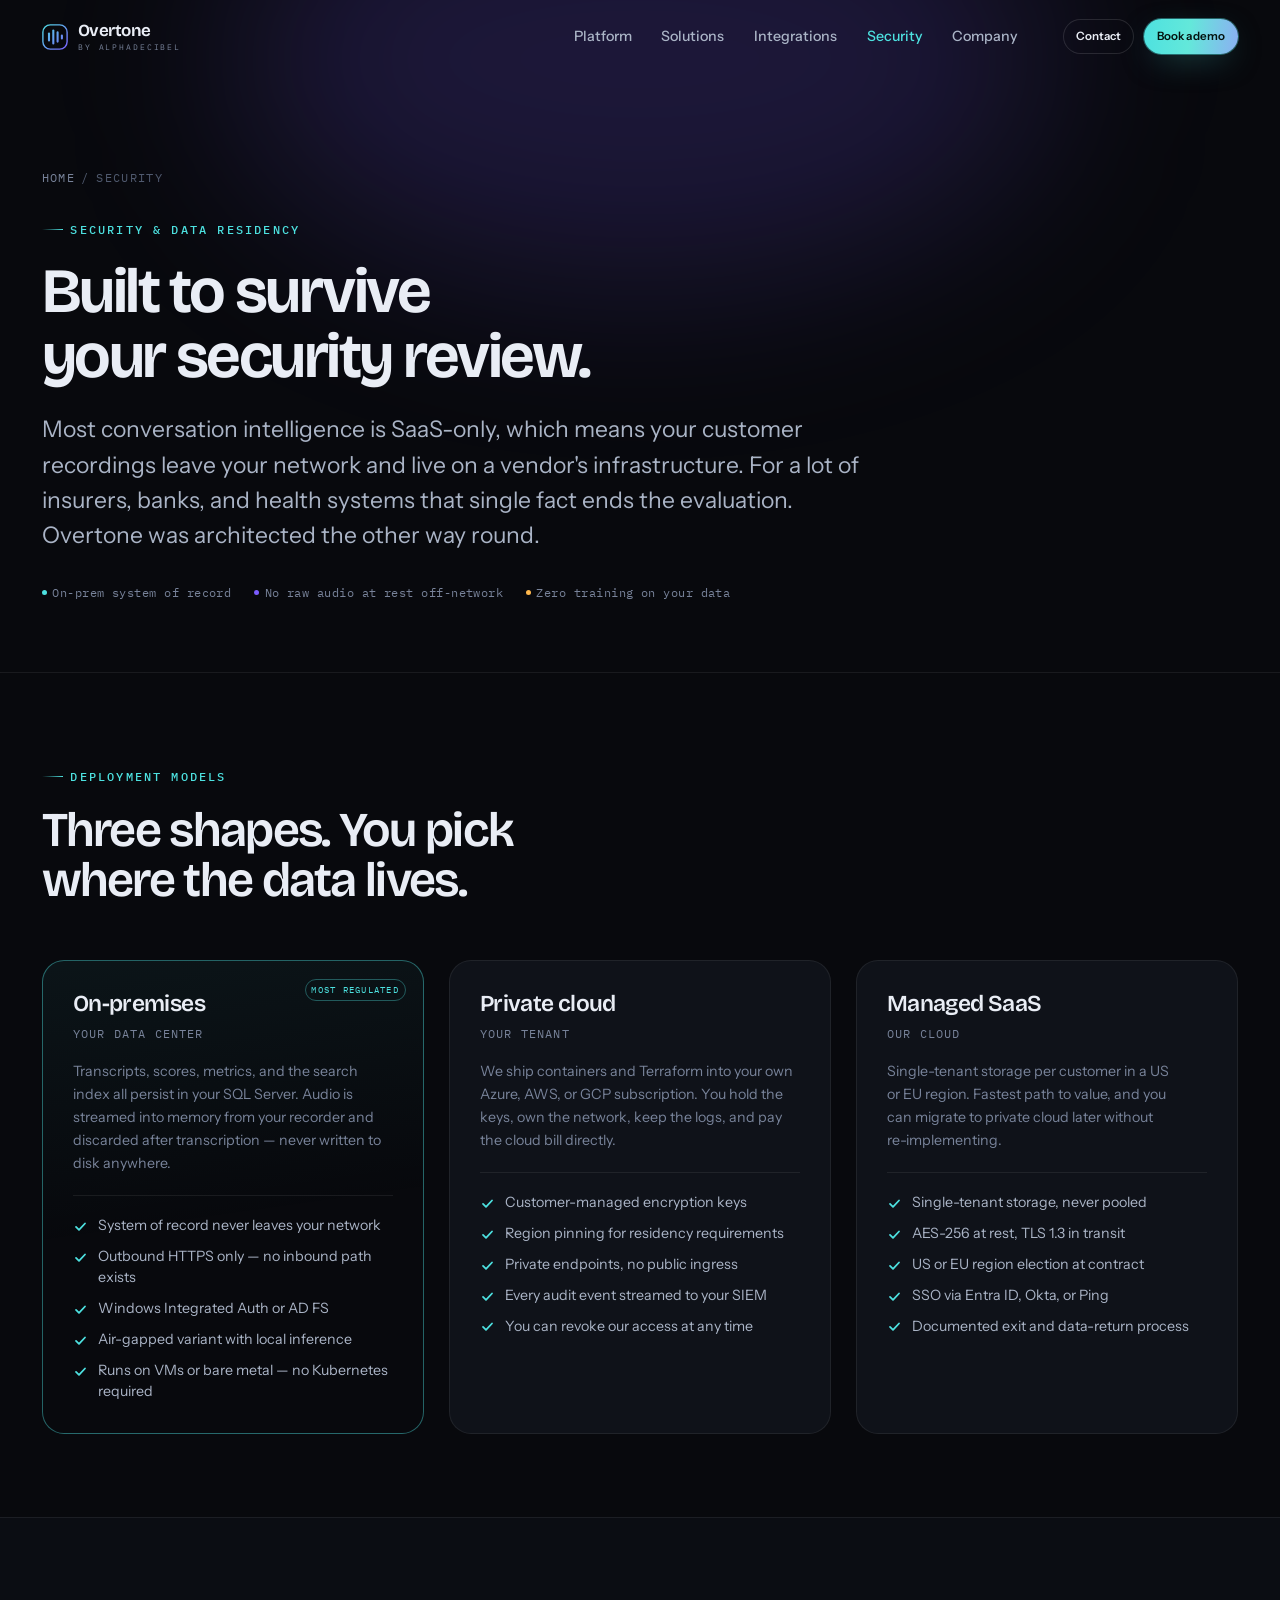
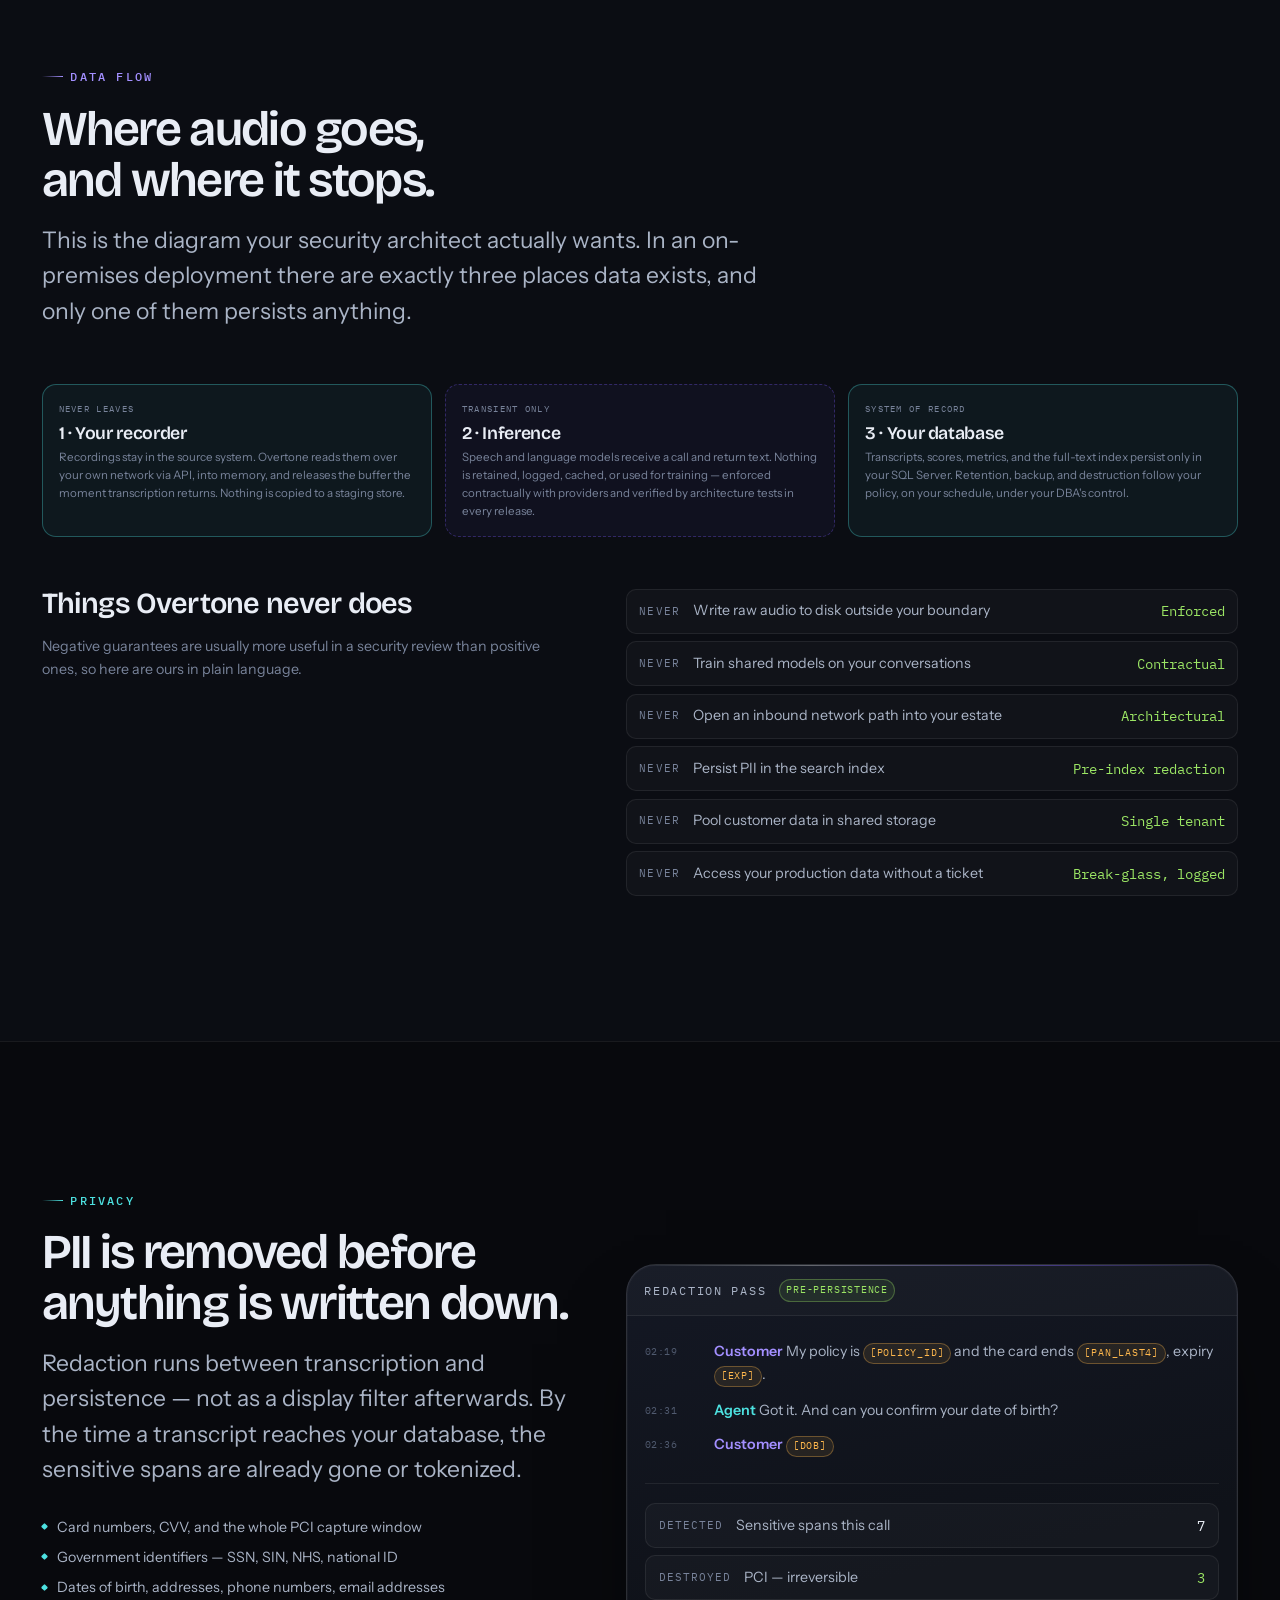
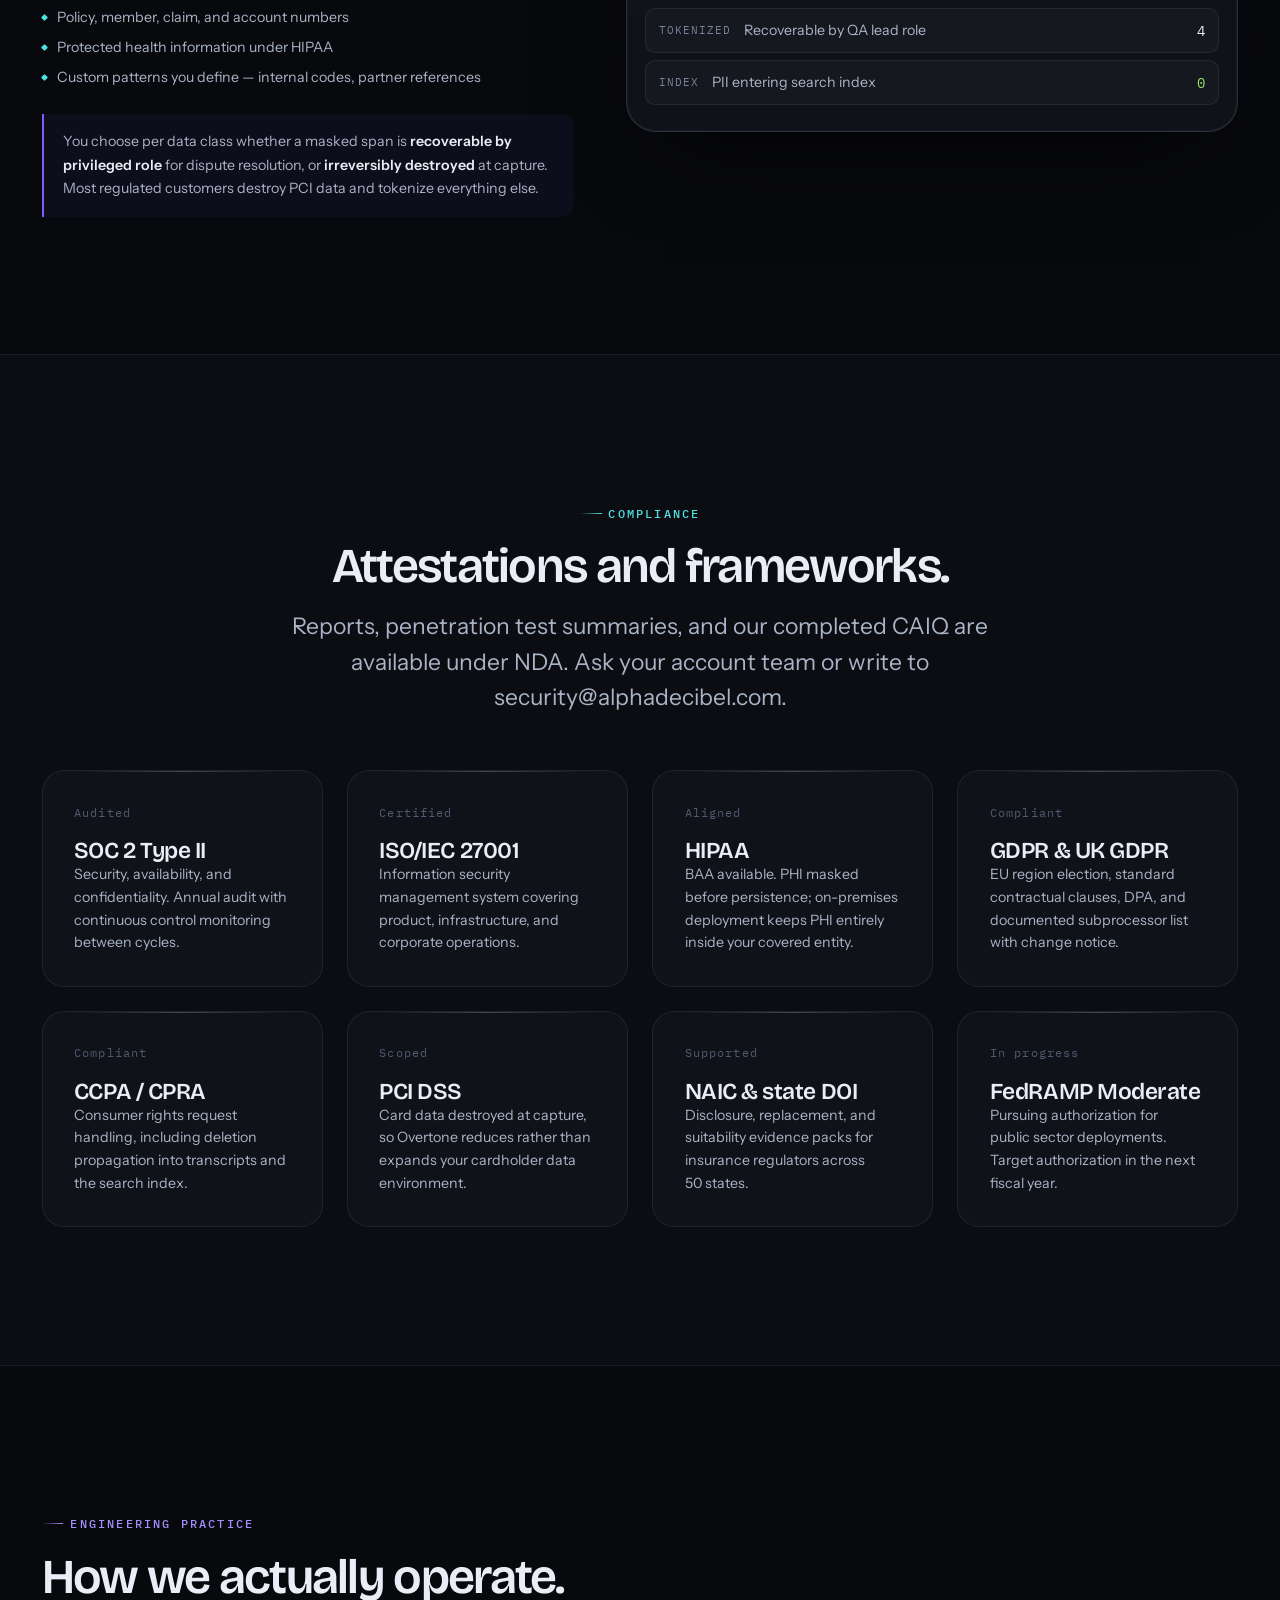
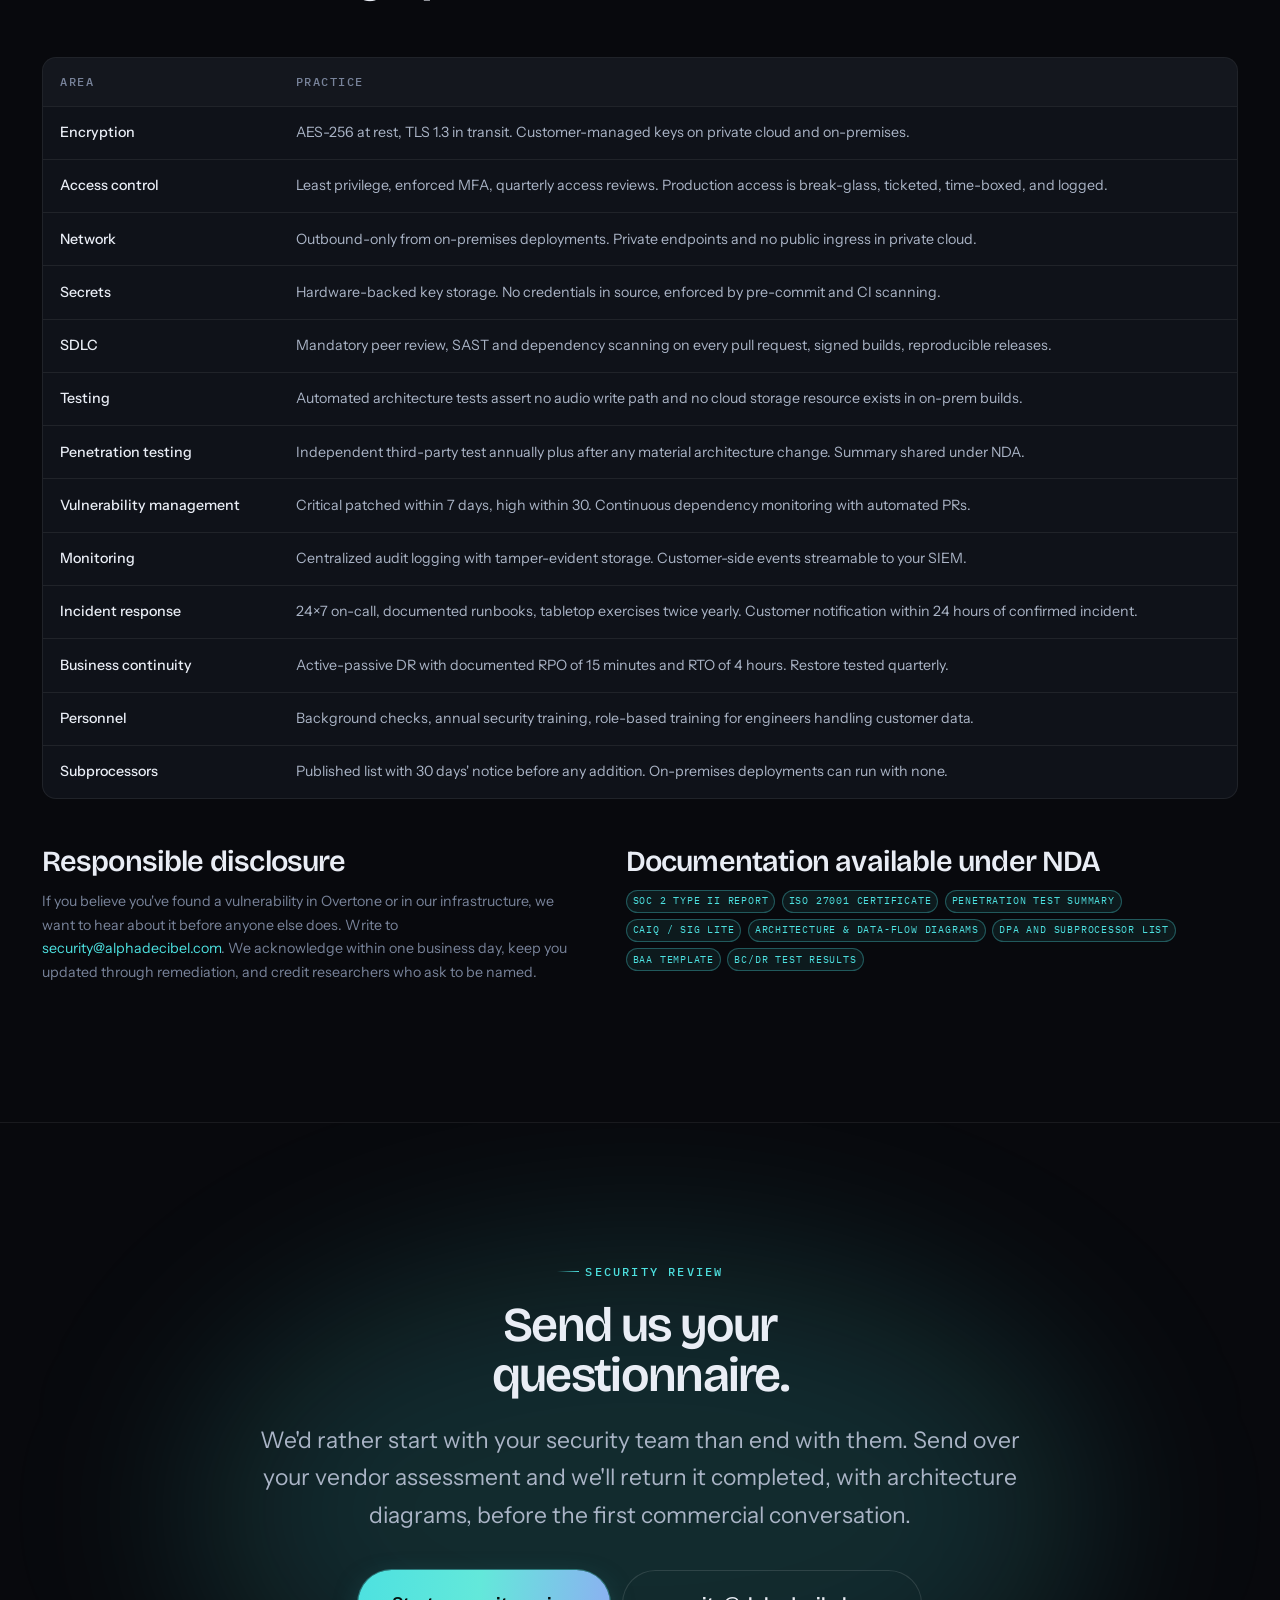
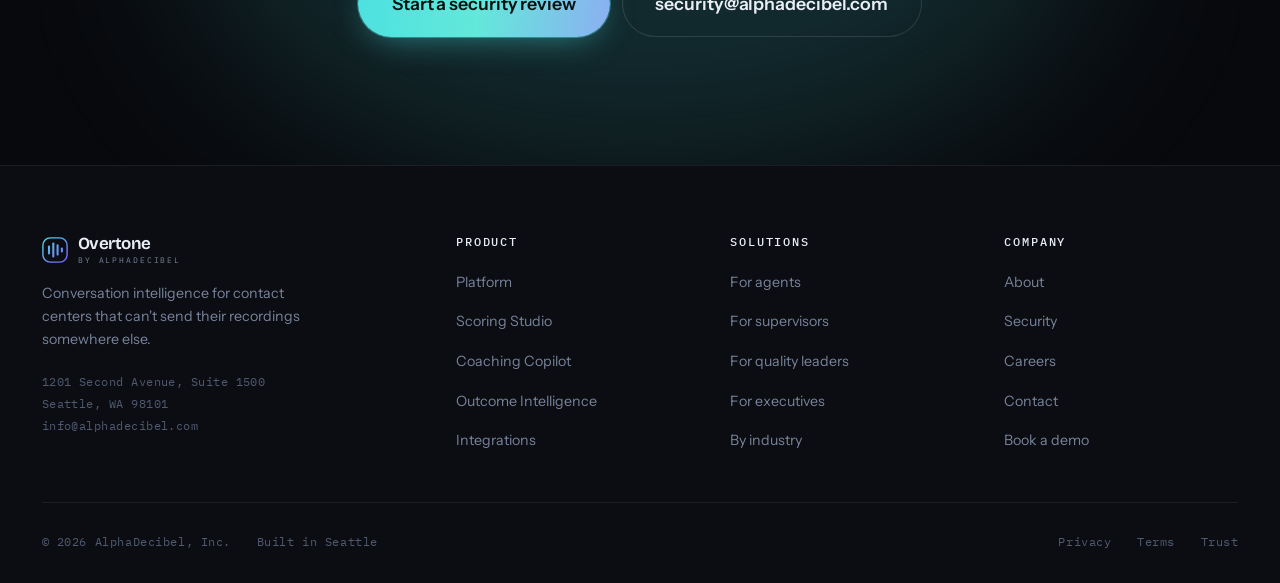
<file: security/index.html>
<!doctype html>
<html lang="en">
<head>
<meta charset="utf-8">
<meta name="viewport" content="width=device-width,initial-scale=1">
<title>Security &amp; data residency — Overtone by AlphaDecibel</title>
<meta name="description" content="On-premises, private cloud, or single-tenant SaaS. No raw audio at rest off your network, PII redacted before persistence, zero training on customer data. SOC 2 Type II, ISO 27001, HIPAA, GDPR.">
<link rel="canonical" href="https://www.alphadecibel.com/security/">
<meta name="theme-color" content="#08090D">
<meta property="og:type" content="website">
<meta property="og:url" content="https://www.alphadecibel.com/security/">
<meta property="og:title" content="Security &amp; data residency — Overtone by AlphaDecibel">
<meta property="og:description" content="On-premises, private cloud, or single-tenant SaaS. No raw audio at rest off your network, PII redacted before persistence, zero training on customer data. SOC 2 Type II, ISO 27001, HIPAA, GDPR.">
<meta property="og:image" content="https://www.alphadecibel.com/assets/img/og.png">
<meta property="og:site_name" content="AlphaDecibel">
<meta name="twitter:card" content="summary_large_image">
<meta name="twitter:title" content="Security &amp; data residency — Overtone by AlphaDecibel">
<meta name="twitter:description" content="On-premises, private cloud, or single-tenant SaaS. No raw audio at rest off your network, PII redacted before persistence, zero training on customer data. SOC 2 Type II, ISO 27001, HIPAA, GDPR.">
<meta name="twitter:image" content="https://www.alphadecibel.com/assets/img/og.png">
<link rel="icon" href="/assets/img/favicon.svg" type="image/svg+xml">
<link rel="preconnect" href="https://fonts.googleapis.com">
<link rel="preconnect" href="https://fonts.gstatic.com" crossorigin>
<link href="https://fonts.googleapis.com/css2?family=Bricolage+Grotesque:opsz,wght@12..96,400;12..96,500;12..96,600;12..96,700&family=IBM+Plex+Mono:wght@400;500;600&family=Instrument+Sans:wght@400;500;600;700&display=swap" rel="stylesheet">
<link rel="stylesheet" href="/assets/css/site.css">
</head>
<body class="grid-bg">
<a class="skip" href="#main">Skip to content</a>
<header class="nav">
  <div class="shell nav-in">
    <a class="brand" href="/" aria-label="Overtone by AlphaDecibel — home">
      <svg class="brand-mark" viewBox="0 0 26 26" fill="none" aria-hidden="true">
        <rect x=".9" y=".9" width="24.2" height="24.2" rx="7.4" stroke="url(#m1)" stroke-width="1.4"/>
        <g stroke="url(#m1)" stroke-width="2.1" stroke-linecap="round">
          <path d="M7 16.4V9.6"/><path d="M11.3 19.4V6.6"/><path d="M15.6 17.6V8.4"/><path d="M19.9 14.4v-2.8"/>
        </g>
        <defs><linearGradient id="m1" gradientUnits="userSpaceOnUse" x1="0" y1="0" x2="26" y2="26"><stop stop-color="#4DE1E0"/><stop offset="1" stop-color="#7B5CFF"/></linearGradient></defs>
      </svg>
      <span class="brand-txt"><span class="brand-name">Overtone</span><span class="brand-sub">by AlphaDecibel</span></span>
    </a>
    <nav class="nav-links" aria-label="Main">
      <a href="/platform/">Platform</a>
      <a href="/solutions/">Solutions</a>
      <a href="/integrations/">Integrations</a>
      <a href="/security/" aria-current="page">Security</a>
      <a href="/company/">Company</a>
    </nav>
    <div class="nav-cta">
      <a class="btn btn-ghost btn-sm" href="/contact/">Contact</a>
      <a class="btn btn-primary btn-sm" href="/contact/#demo">Book a demo</a>
    </div>
    <button class="burger" aria-expanded="false" aria-controls="mmenu" aria-label="Toggle menu"><span></span></button>
  </div>
</header>
<div class="mobile-menu" id="mmenu">
  <a href="/platform/">Platform</a>
  <a href="/solutions/">Solutions</a>
  <a href="/integrations/">Integrations</a>
  <a href="/security/">Security</a>
  <a href="/company/">Company</a>
  <a href="/contact/">Contact</a>
  <a class="btn btn-primary" href="/contact/#demo">Book a demo</a>
</div>
<main id="main">
<section class="phero">
  <div class="aura phero-aura"></div>
  <div class="shell">
    <div class="crumb"><a href="/">Home</a><i>/</i>Security</div>
    <span class="tag" data-hero="1">Security &amp; data residency</span>
    <h1 data-hero="2">Built to survive<br>your security review.</h1>
    <p class="lede" data-hero="3">Most conversation intelligence is SaaS-only, which means your customer recordings leave your network and live on a vendor's infrastructure. For a lot of insurers, banks, and health systems that single fact ends the evaluation. Overtone was architected the other way round.</p>
    <div class="hero-note" data-hero="5" style="margin-top:1.8rem">
      <span><i class="dot"></i> On-prem system of record</span>
      <span><i class="dot dot-v"></i> No raw audio at rest off-network</span>
      <span><i class="dot dot-a"></i> Zero training on your data</span>
    </div>
  </div>
</section>

<!-- MODELS -->
<section class="sec-tight rule">
  <div class="shell">
    <div class="sec-head" data-reveal>
      <span class="tag">Deployment models</span>
      <h2>Three shapes. You pick<br>where the data lives.</h2>
    </div>
    <div class="deploy">
      <article class="dep pick" data-reveal>
        <span class="dep-badge">Most regulated</span>
        <h3>On-premises</h3>
        <div class="dep-sub">Your data center</div>
        <p style="font-size:var(--s--1);color:var(--muted);line-height:1.62">Transcripts, scores, metrics, and the search index all persist in your SQL Server. Audio is streamed into memory from your recorder and discarded after transcription — never written to disk anywhere.</p>
        <ul>
          <li><svg viewBox="0 0 20 20" fill="none" stroke="currentColor" stroke-linecap="round" stroke-linejoin="round"><path d="M4 10.5 8 14.5 16 6"/></svg>System of record never leaves your network</li>
          <li><svg viewBox="0 0 20 20" fill="none" stroke="currentColor" stroke-linecap="round" stroke-linejoin="round"><path d="M4 10.5 8 14.5 16 6"/></svg>Outbound HTTPS only — no inbound path exists</li>
          <li><svg viewBox="0 0 20 20" fill="none" stroke="currentColor" stroke-linecap="round" stroke-linejoin="round"><path d="M4 10.5 8 14.5 16 6"/></svg>Windows Integrated Auth or AD FS</li>
          <li><svg viewBox="0 0 20 20" fill="none" stroke="currentColor" stroke-linecap="round" stroke-linejoin="round"><path d="M4 10.5 8 14.5 16 6"/></svg>Air-gapped variant with local inference</li>
          <li><svg viewBox="0 0 20 20" fill="none" stroke="currentColor" stroke-linecap="round" stroke-linejoin="round"><path d="M4 10.5 8 14.5 16 6"/></svg>Runs on VMs or bare metal — no Kubernetes required</li>
        </ul>
      </article>
      <article class="dep" data-reveal data-d="1">
        <h3>Private cloud</h3>
        <div class="dep-sub">Your tenant</div>
        <p style="font-size:var(--s--1);color:var(--muted);line-height:1.62">We ship containers and Terraform into your own Azure, AWS, or GCP subscription. You hold the keys, own the network, keep the logs, and pay the cloud bill directly.</p>
        <ul>
          <li><svg viewBox="0 0 20 20" fill="none" stroke="currentColor" stroke-linecap="round" stroke-linejoin="round"><path d="M4 10.5 8 14.5 16 6"/></svg>Customer-managed encryption keys</li>
          <li><svg viewBox="0 0 20 20" fill="none" stroke="currentColor" stroke-linecap="round" stroke-linejoin="round"><path d="M4 10.5 8 14.5 16 6"/></svg>Region pinning for residency requirements</li>
          <li><svg viewBox="0 0 20 20" fill="none" stroke="currentColor" stroke-linecap="round" stroke-linejoin="round"><path d="M4 10.5 8 14.5 16 6"/></svg>Private endpoints, no public ingress</li>
          <li><svg viewBox="0 0 20 20" fill="none" stroke="currentColor" stroke-linecap="round" stroke-linejoin="round"><path d="M4 10.5 8 14.5 16 6"/></svg>Every audit event streamed to your SIEM</li>
          <li><svg viewBox="0 0 20 20" fill="none" stroke="currentColor" stroke-linecap="round" stroke-linejoin="round"><path d="M4 10.5 8 14.5 16 6"/></svg>You can revoke our access at any time</li>
        </ul>
      </article>
      <article class="dep" data-reveal data-d="2">
        <h3>Managed SaaS</h3>
        <div class="dep-sub">Our cloud</div>
        <p style="font-size:var(--s--1);color:var(--muted);line-height:1.62">Single-tenant storage per customer in a US or EU region. Fastest path to value, and you can migrate to private cloud later without re-implementing.</p>
        <ul>
          <li><svg viewBox="0 0 20 20" fill="none" stroke="currentColor" stroke-linecap="round" stroke-linejoin="round"><path d="M4 10.5 8 14.5 16 6"/></svg>Single-tenant storage, never pooled</li>
          <li><svg viewBox="0 0 20 20" fill="none" stroke="currentColor" stroke-linecap="round" stroke-linejoin="round"><path d="M4 10.5 8 14.5 16 6"/></svg>AES-256 at rest, TLS 1.3 in transit</li>
          <li><svg viewBox="0 0 20 20" fill="none" stroke="currentColor" stroke-linecap="round" stroke-linejoin="round"><path d="M4 10.5 8 14.5 16 6"/></svg>US or EU region election at contract</li>
          <li><svg viewBox="0 0 20 20" fill="none" stroke="currentColor" stroke-linecap="round" stroke-linejoin="round"><path d="M4 10.5 8 14.5 16 6"/></svg>SSO via Entra ID, Okta, or Ping</li>
          <li><svg viewBox="0 0 20 20" fill="none" stroke="currentColor" stroke-linecap="round" stroke-linejoin="round"><path d="M4 10.5 8 14.5 16 6"/></svg>Documented exit and data-return process</li>
        </ul>
      </article>
    </div>
  </div>
</section>

<!-- FLOW -->
<section class="sec alt rule">
  <div class="shell">
    <div class="sec-head" data-reveal>
      <span class="tag tag-v">Data flow</span>
      <h2>Where audio goes,<br>and where it stops.</h2>
      <p>This is the diagram your security architect actually wants. In an on-premises deployment there are exactly three places data exists, and only one of them persists anything.</p>
    </div>
    <div class="flow" data-reveal>
      <div class="flow-node secure">
        <span class="flow-k">Never leaves</span>
        <h4>1 · Your recorder</h4>
        <p>Recordings stay in the source system. Overtone reads them over your own network via API, into memory, and releases the buffer the moment transcription returns. Nothing is copied to a staging store.</p>
      </div>
      <div class="flow-node transient">
        <span class="flow-k">Transient only</span>
        <h4>2 · Inference</h4>
        <p>Speech and language models receive a call and return text. Nothing is retained, logged, cached, or used for training — enforced contractually with providers and verified by architecture tests in every release.</p>
      </div>
      <div class="flow-node secure">
        <span class="flow-k">System of record</span>
        <h4>3 · Your database</h4>
        <p>Transcripts, scores, metrics, and the full-text index persist only in your SQL Server. Retention, backup, and destruction follow your policy, on your schedule, under your DBA's control.</p>
      </div>
    </div>

    <div class="split split-top" style="margin-top:3.2rem" data-reveal>
      <div>
        <h3 style="margin-bottom:1rem">Things Overtone never does</h3>
        <p style="color:var(--muted);font-size:var(--s--1);line-height:1.65">Negative guarantees are usually more useful in a security review than positive ones, so here are ours in plain language.</p>
      </div>
      <div>
        <div class="drow"><span class="k">Never</span><span>Write raw audio to disk outside your boundary</span><span class="v ok">Enforced</span></div>
        <div class="drow"><span class="k">Never</span><span>Train shared models on your conversations</span><span class="v ok">Contractual</span></div>
        <div class="drow"><span class="k">Never</span><span>Open an inbound network path into your estate</span><span class="v ok">Architectural</span></div>
        <div class="drow"><span class="k">Never</span><span>Persist PII in the search index</span><span class="v ok">Pre-index redaction</span></div>
        <div class="drow"><span class="k">Never</span><span>Pool customer data in shared storage</span><span class="v ok">Single tenant</span></div>
        <div class="drow"><span class="k">Never</span><span>Access your production data without a ticket</span><span class="v ok">Break-glass, logged</span></div>
      </div>
    </div>
  </div>
</section>

<!-- PII -->
<section class="sec rule">
  <div class="shell split">
    <div data-reveal>
      <span class="tag">Privacy</span>
      <h2 style="margin:1.1rem 0">PII is removed before<br>anything is written down.</h2>
      <p class="lede">Redaction runs between transcription and persistence — not as a display filter afterwards. By the time a transcript reaches your database, the sensitive spans are already gone or tokenized.</p>
      <ul class="engine-list" style="margin-top:1.8rem">
        <li>Card numbers, CVV, and the whole PCI capture window</li>
        <li>Government identifiers — SSN, SIN, NHS, national ID</li>
        <li>Dates of birth, addresses, phone numbers, email addresses</li>
        <li>Policy, member, claim, and account numbers</li>
        <li>Protected health information under HIPAA</li>
        <li>Custom patterns you define — internal codes, partner references</li>
      </ul>
      <p style="margin-top:1.6rem;padding:1rem 1.2rem;border-left:2px solid var(--violet);background:rgba(123,92,255,.06);font-size:var(--s--1);color:var(--text-2);border-radius:0 12px 12px 0">You choose per data class whether a masked span is <strong>recoverable by privileged role</strong> for dispute resolution, or <strong>irreversibly destroyed</strong> at capture. Most regulated customers destroy PCI data and tokenize everything else.</p>
    </div>
    <div data-reveal data-d="2">
      <div class="panel">
        <div class="panel-bar"><span class="panel-title">Redaction pass</span><span class="chip chip-l">Pre-persistence</span></div>
        <div class="panel-body">
          <div class="tline cust" style="animation:none"><span class="ts">02:19</span><span><span class="who">Customer</span> <span class="txt">My policy is <span class="chip chip-a">[POLICY_ID]</span> and the card ends <span class="chip chip-a">[PAN_LAST4]</span>, expiry <span class="chip chip-a">[EXP]</span>.</span></span></div>
          <div class="tline agent" style="animation:none"><span class="ts">02:31</span><span><span class="who">Agent</span> <span class="txt">Got it. And can you confirm your date of birth?</span></span></div>
          <div class="tline cust" style="animation:none"><span class="ts">02:36</span><span><span class="who">Customer</span> <span class="txt"><span class="chip chip-a">[DOB]</span></span></span></div>
          <div style="margin-top:1.2rem;padding-top:1.2rem;border-top:1px solid var(--line)">
            <div class="drow"><span class="k">Detected</span><span>Sensitive spans this call</span><span class="v">7</span></div>
            <div class="drow"><span class="k">Destroyed</span><span>PCI — irreversible</span><span class="v ok">3</span></div>
            <div class="drow"><span class="k">Tokenized</span><span>Recoverable by QA lead role</span><span class="v">4</span></div>
            <div class="drow"><span class="k">Index</span><span>PII entering search index</span><span class="v ok">0</span></div>
          </div>
        </div>
      </div>
    </div>
  </div>
</section>

<!-- COMPLIANCE -->
<section class="sec alt rule" id="compliance">
  <div class="shell">
    <div class="sec-head sec-head-center" data-reveal>
      <span class="tag">Compliance</span>
      <h2>Attestations and frameworks.</h2>
      <p>Reports, penetration test summaries, and our completed CAIQ are available under NDA. Ask your account team or write to security@alphadecibel.com.</p>
    </div>
    <div class="cols c4" data-reveal>
      <article class="card"><span class="card-num">Audited</span><h4>SOC 2 Type II</h4><p>Security, availability, and confidentiality. Annual audit with continuous control monitoring between cycles.</p></article>
      <article class="card"><span class="card-num">Certified</span><h4>ISO/IEC 27001</h4><p>Information security management system covering product, infrastructure, and corporate operations.</p></article>
      <article class="card"><span class="card-num">Aligned</span><h4>HIPAA</h4><p>BAA available. PHI masked before persistence; on-premises deployment keeps PHI entirely inside your covered entity.</p></article>
      <article class="card"><span class="card-num">Compliant</span><h4>GDPR &amp; UK GDPR</h4><p>EU region election, standard contractual clauses, DPA, and documented subprocessor list with change notice.</p></article>
      <article class="card"><span class="card-num">Compliant</span><h4>CCPA / CPRA</h4><p>Consumer rights request handling, including deletion propagation into transcripts and the search index.</p></article>
      <article class="card"><span class="card-num">Scoped</span><h4>PCI DSS</h4><p>Card data destroyed at capture, so Overtone reduces rather than expands your cardholder data environment.</p></article>
      <article class="card"><span class="card-num">Supported</span><h4>NAIC &amp; state DOI</h4><p>Disclosure, replacement, and suitability evidence packs for insurance regulators across 50 states.</p></article>
      <article class="card"><span class="card-num">In progress</span><h4>FedRAMP Moderate</h4><p>Pursuing authorization for public sector deployments. Target authorization in the next fiscal year.</p></article>
    </div>
  </div>
</section>

<!-- PRACTICES -->
<section class="sec rule">
  <div class="shell">
    <div class="sec-head" data-reveal>
      <span class="tag tag-v">Engineering practice</span>
      <h2>How we actually operate.</h2>
    </div>
    <div class="tbl-wrap" data-reveal>
      <table class="tbl">
        <thead><tr><th>Area</th><th>Practice</th></tr></thead>
        <tbody>
          <tr><td>Encryption</td><td>AES-256 at rest, TLS 1.3 in transit. Customer-managed keys on private cloud and on-premises.</td></tr>
          <tr><td>Access control</td><td>Least privilege, enforced MFA, quarterly access reviews. Production access is break-glass, ticketed, time-boxed, and logged.</td></tr>
          <tr><td>Network</td><td>Outbound-only from on-premises deployments. Private endpoints and no public ingress in private cloud.</td></tr>
          <tr><td>Secrets</td><td>Hardware-backed key storage. No credentials in source, enforced by pre-commit and CI scanning.</td></tr>
          <tr><td>SDLC</td><td>Mandatory peer review, SAST and dependency scanning on every pull request, signed builds, reproducible releases.</td></tr>
          <tr><td>Testing</td><td>Automated architecture tests assert no audio write path and no cloud storage resource exists in on-prem builds.</td></tr>
          <tr><td>Penetration testing</td><td>Independent third-party test annually plus after any material architecture change. Summary shared under NDA.</td></tr>
          <tr><td>Vulnerability management</td><td>Critical patched within 7 days, high within 30. Continuous dependency monitoring with automated PRs.</td></tr>
          <tr><td>Monitoring</td><td>Centralized audit logging with tamper-evident storage. Customer-side events streamable to your SIEM.</td></tr>
          <tr><td>Incident response</td><td>24×7 on-call, documented runbooks, tabletop exercises twice yearly. Customer notification within 24 hours of confirmed incident.</td></tr>
          <tr><td>Business continuity</td><td>Active-passive DR with documented RPO of 15 minutes and RTO of 4 hours. Restore tested quarterly.</td></tr>
          <tr><td>Personnel</td><td>Background checks, annual security training, role-based training for engineers handling customer data.</td></tr>
          <tr><td>Subprocessors</td><td>Published list with 30 days' notice before any addition. On-premises deployments can run with none.</td></tr>
        </tbody>
      </table>
    </div>

    <div class="split split-top" style="margin-top:3rem" data-reveal>
      <div>
        <h3 style="margin-bottom:.8rem">Responsible disclosure</h3>
        <p style="font-size:var(--s--1);color:var(--muted);line-height:1.65">If you believe you've found a vulnerability in Overtone or in our infrastructure, we want to hear about it before anyone else does. Write to <a href="mailto:security@alphadecibel.com" style="color:var(--cyan)">security@alphadecibel.com</a>. We acknowledge within one business day, keep you updated through remediation, and credit researchers who ask to be named.</p>
      </div>
      <div>
        <h3 style="margin-bottom:.8rem">Documentation available under NDA</h3>
        <div class="chips">
          <span class="chip chip-c">SOC 2 Type II report</span>
          <span class="chip chip-c">ISO 27001 certificate</span>
          <span class="chip chip-c">Penetration test summary</span>
          <span class="chip chip-c">CAIQ / SIG Lite</span>
          <span class="chip chip-c">Architecture &amp; data-flow diagrams</span>
          <span class="chip chip-c">DPA and subprocessor list</span>
          <span class="chip chip-c">BAA template</span>
          <span class="chip chip-c">BC/DR test results</span>
        </div>
      </div>
    </div>
  </div>
</section>

<section class="cta rule">
  <div class="aura cta-aura"></div>
  <div class="shell-narrow">
    <span class="tag" data-reveal>Security review</span>
    <h2 data-reveal data-d="1">Send us your<br>questionnaire.</h2>
    <p data-reveal data-d="2">We'd rather start with your security team than end with them. Send over your vendor assessment and we'll return it completed, with architecture diagrams, before the first commercial conversation.</p>
    <div class="btn-row" data-reveal data-d="3">
      <a class="btn btn-primary btn-lg" href="/contact/">Start a security review</a>
      <a class="btn btn-ghost btn-lg" href="mailto:security@alphadecibel.com">security@alphadecibel.com</a>
    </div>
  </div>
</section>
</main>
<footer class="foot">
  <div class="shell">
    <div class="foot-grid">
      <div class="foot-brand">
        <a class="brand" href="/" aria-label="Overtone by AlphaDecibel — home">
          <svg class="brand-mark" viewBox="0 0 26 26" fill="none" aria-hidden="true">
            <rect x=".9" y=".9" width="24.2" height="24.2" rx="7.4" stroke="url(#m2)" stroke-width="1.4"/>
            <g stroke="url(#m2)" stroke-width="2.1" stroke-linecap="round">
              <path d="M7 16.4V9.6"/><path d="M11.3 19.4V6.6"/><path d="M15.6 17.6V8.4"/><path d="M19.9 14.4v-2.8"/>
            </g>
            <defs><linearGradient id="m2" gradientUnits="userSpaceOnUse" x1="0" y1="0" x2="26" y2="26"><stop stop-color="#4DE1E0"/><stop offset="1" stop-color="#7B5CFF"/></linearGradient></defs>
          </svg>
          <span class="brand-txt"><span class="brand-name">Overtone</span><span class="brand-sub">by AlphaDecibel</span></span>
        </a>
        <p>Conversation intelligence for contact centers that can't send their recordings somewhere else.</p>
        <address class="foot-addr">
          1201 Second Avenue, Suite 1500<br>
          Seattle, WA 98101<br>
          <a href="mailto:info@alphadecibel.com">info@alphadecibel.com</a>
        </address>
      </div>
      <div>
        <h5>Product</h5>
        <ul>
          <li><a href="/platform/">Platform</a></li>
          <li><a href="/platform/#scoring">Scoring Studio</a></li>
          <li><a href="/platform/#coaching">Coaching Copilot</a></li>
          <li><a href="/platform/#outcomes">Outcome Intelligence</a></li>
          <li><a href="/integrations/">Integrations</a></li>
        </ul>
      </div>
      <div>
        <h5>Solutions</h5>
        <ul>
          <li><a href="/solutions/#agents">For agents</a></li>
          <li><a href="/solutions/#supervisors">For supervisors</a></li>
          <li><a href="/solutions/#quality">For quality leaders</a></li>
          <li><a href="/solutions/#executives">For executives</a></li>
          <li><a href="/solutions/#industries">By industry</a></li>
        </ul>
      </div>
      <div>
        <h5>Company</h5>
        <ul>
          <li><a href="/company/">About</a></li>
          <li><a href="/security/">Security</a></li>
          <li><a href="/company/#careers">Careers</a></li>
          <li><a href="/contact/">Contact</a></li>
          <li><a href="/contact/#demo">Book a demo</a></li>
        </ul>
      </div>
    </div>
    <div class="foot-base">
      <span>© <span data-year>2026</span> AlphaDecibel, Inc.</span>
      <span>Built in Seattle</span>
      <span class="sp"><a href="/contact/">Privacy</a></span>
      <span><a href="/contact/">Terms</a></span>
      <span><a href="/security/">Trust</a></span>
    </div>
  </div>
</footer>
<script src="/assets/js/site.js" defer></script>
</body>
</html>
</file>
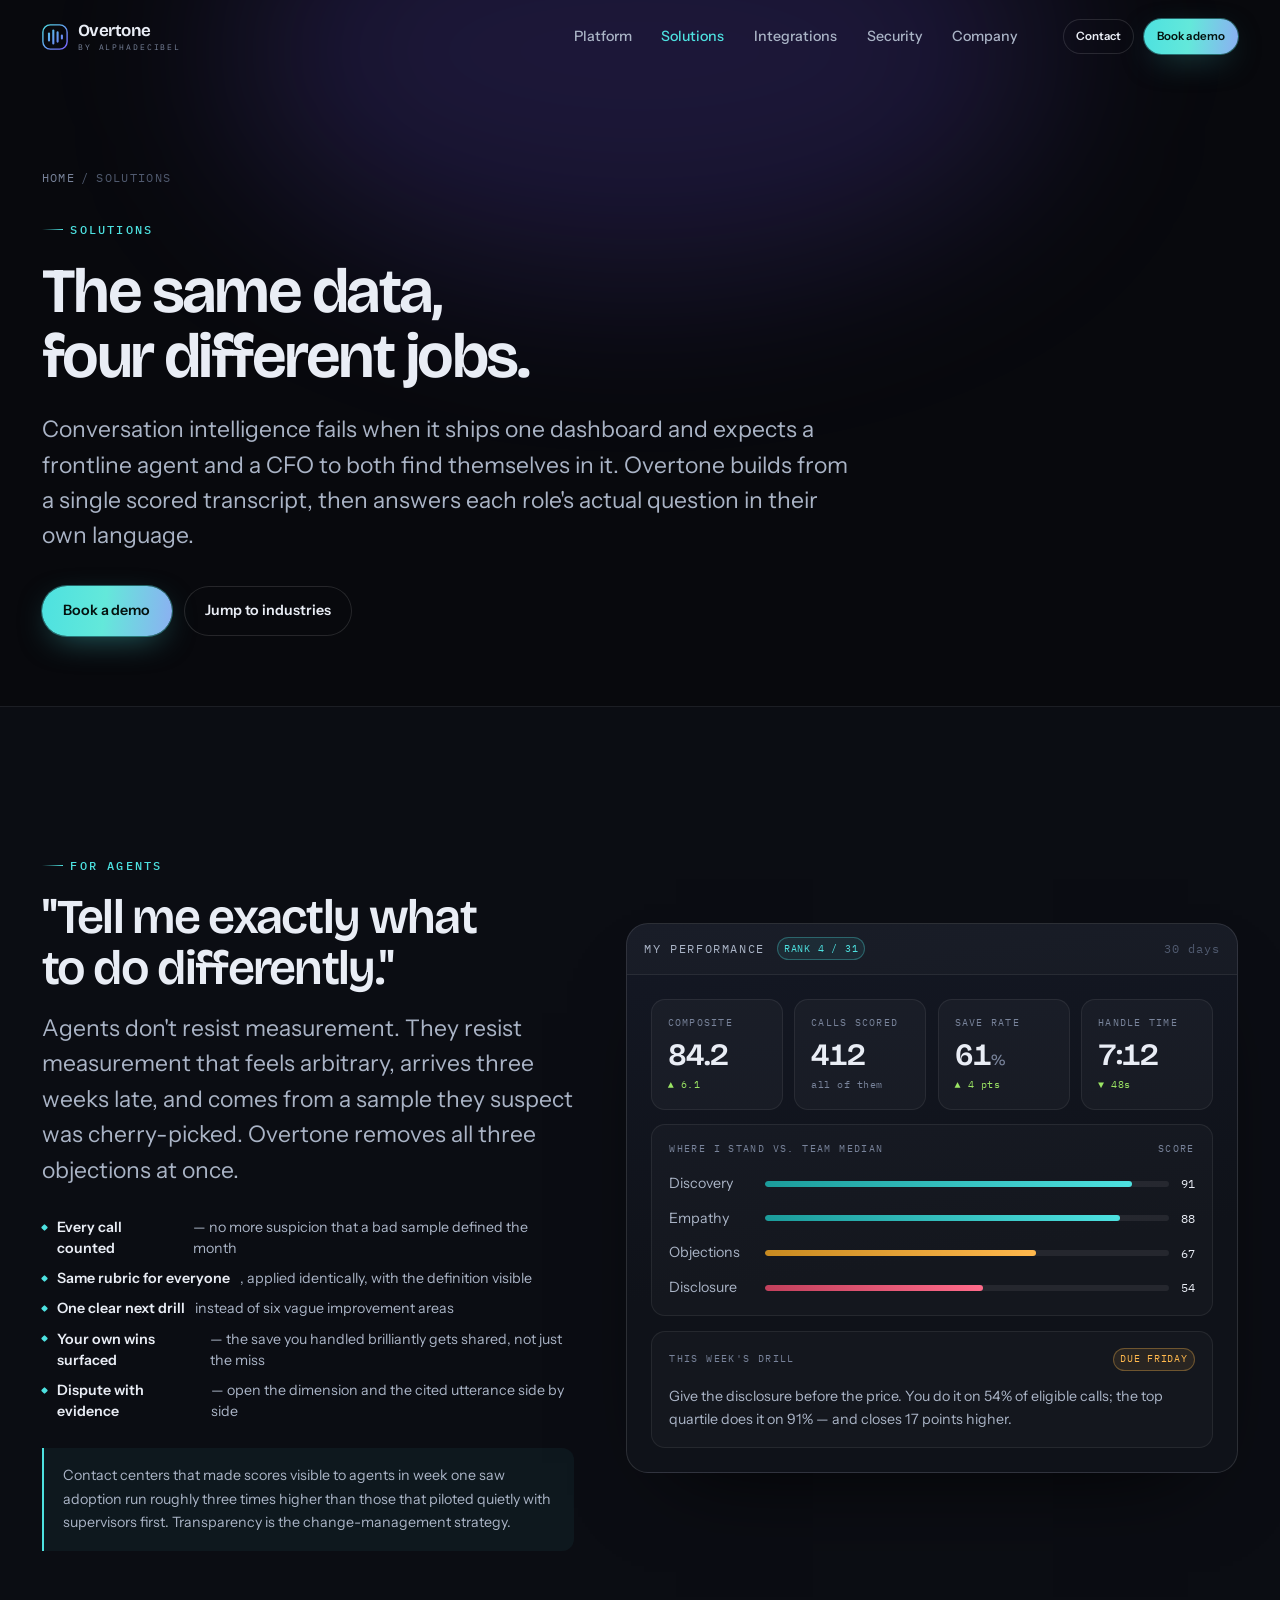
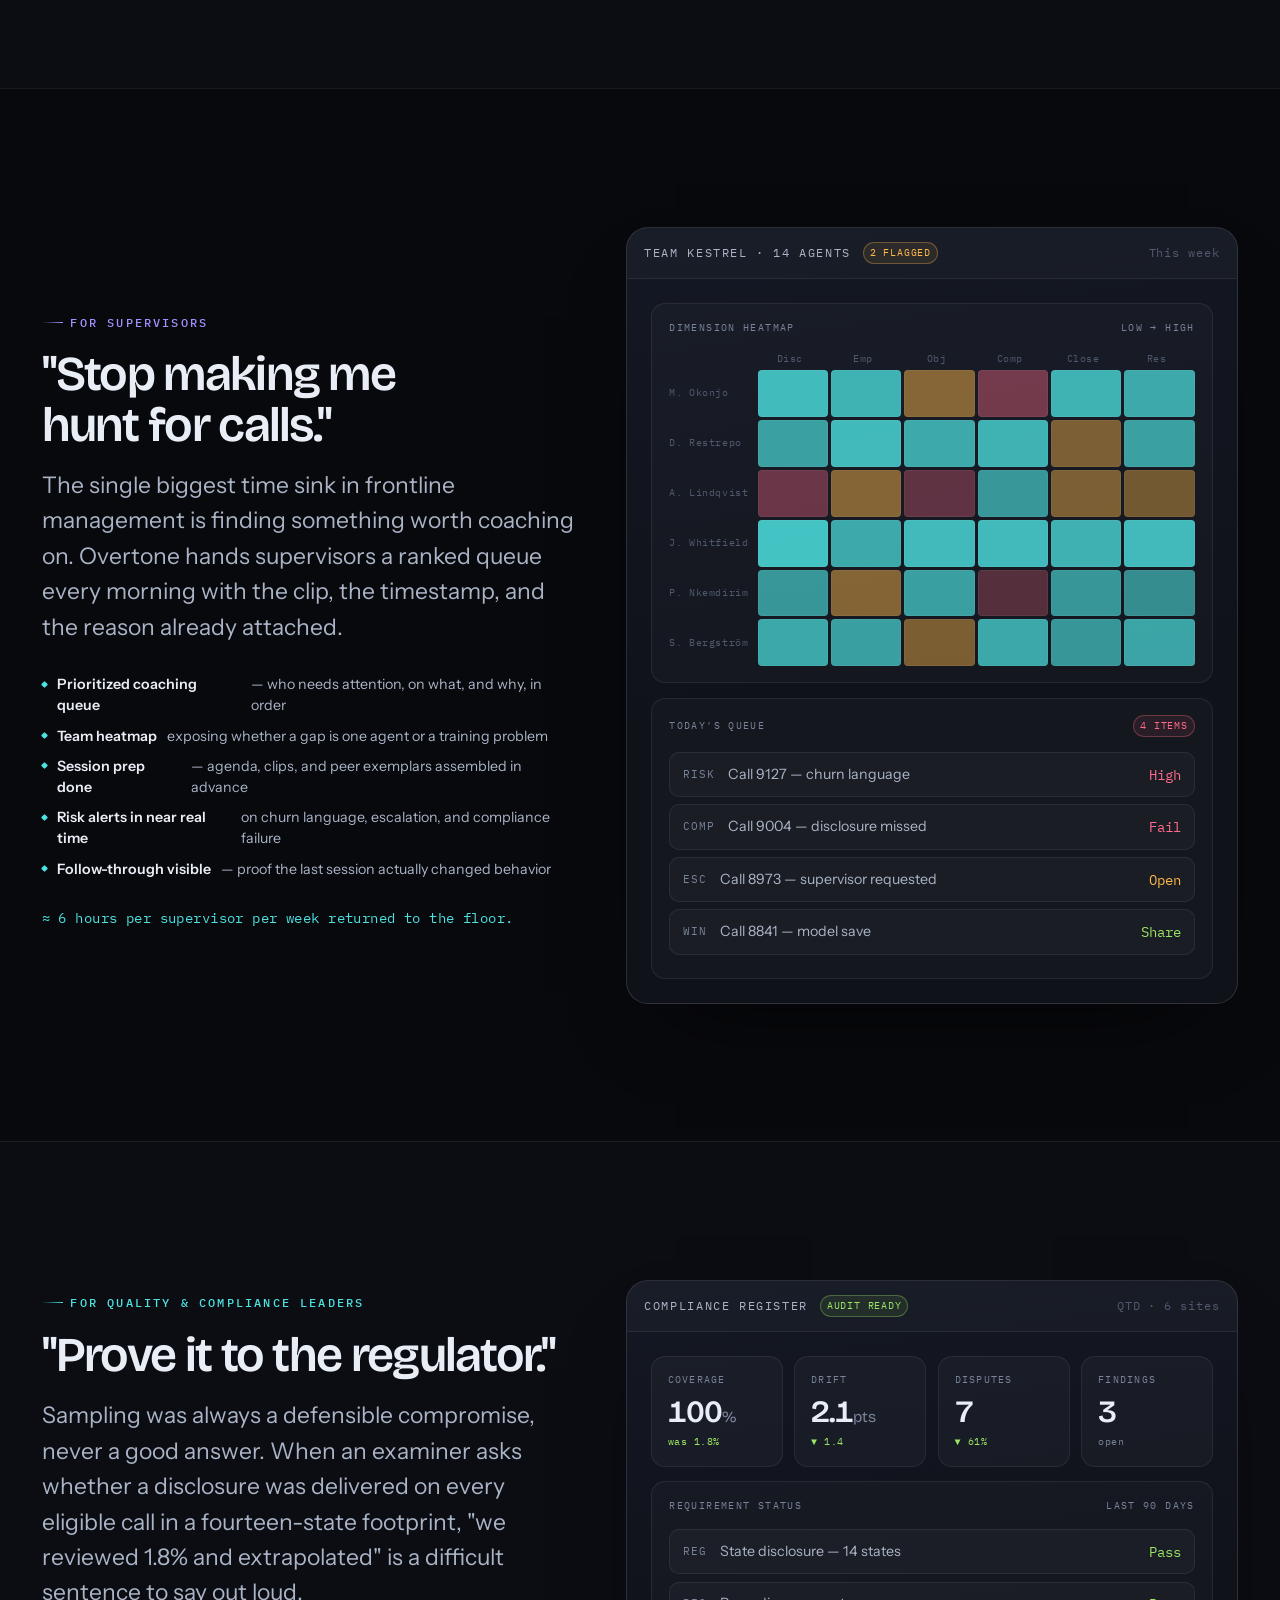
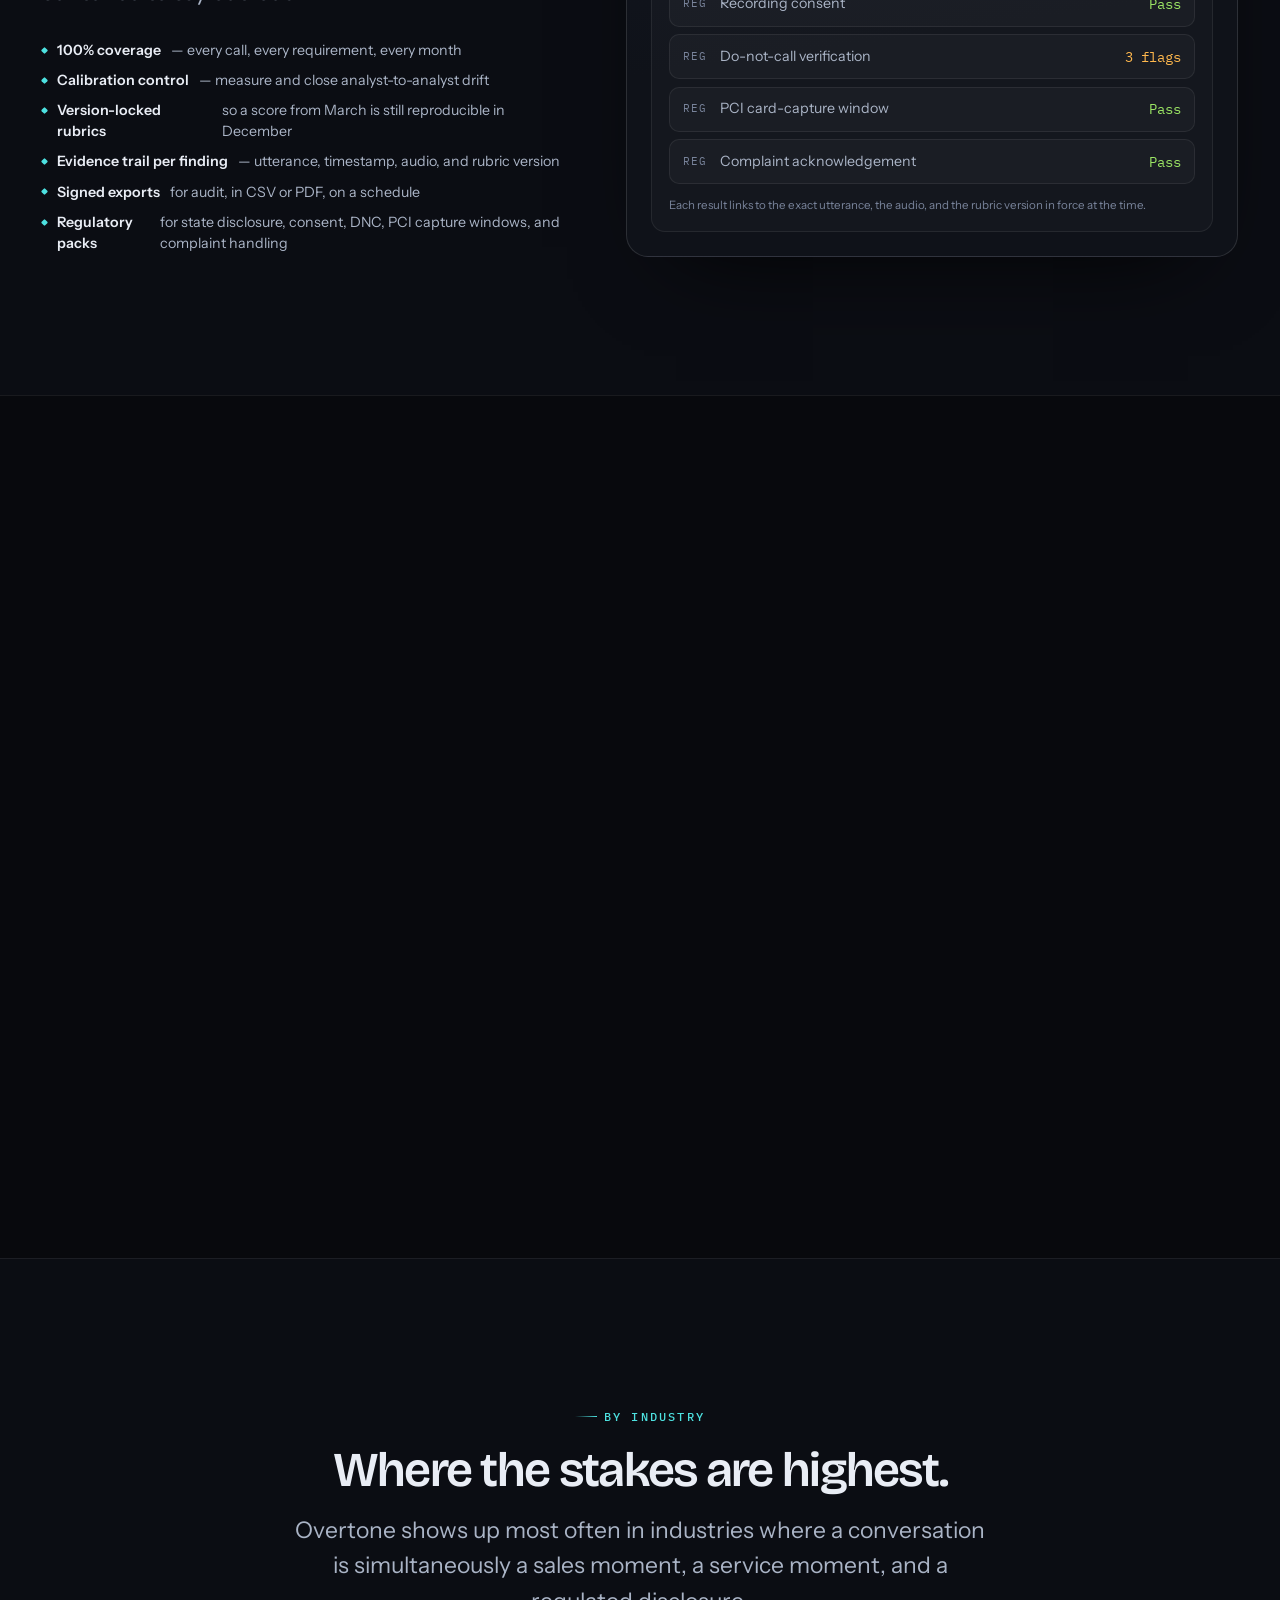
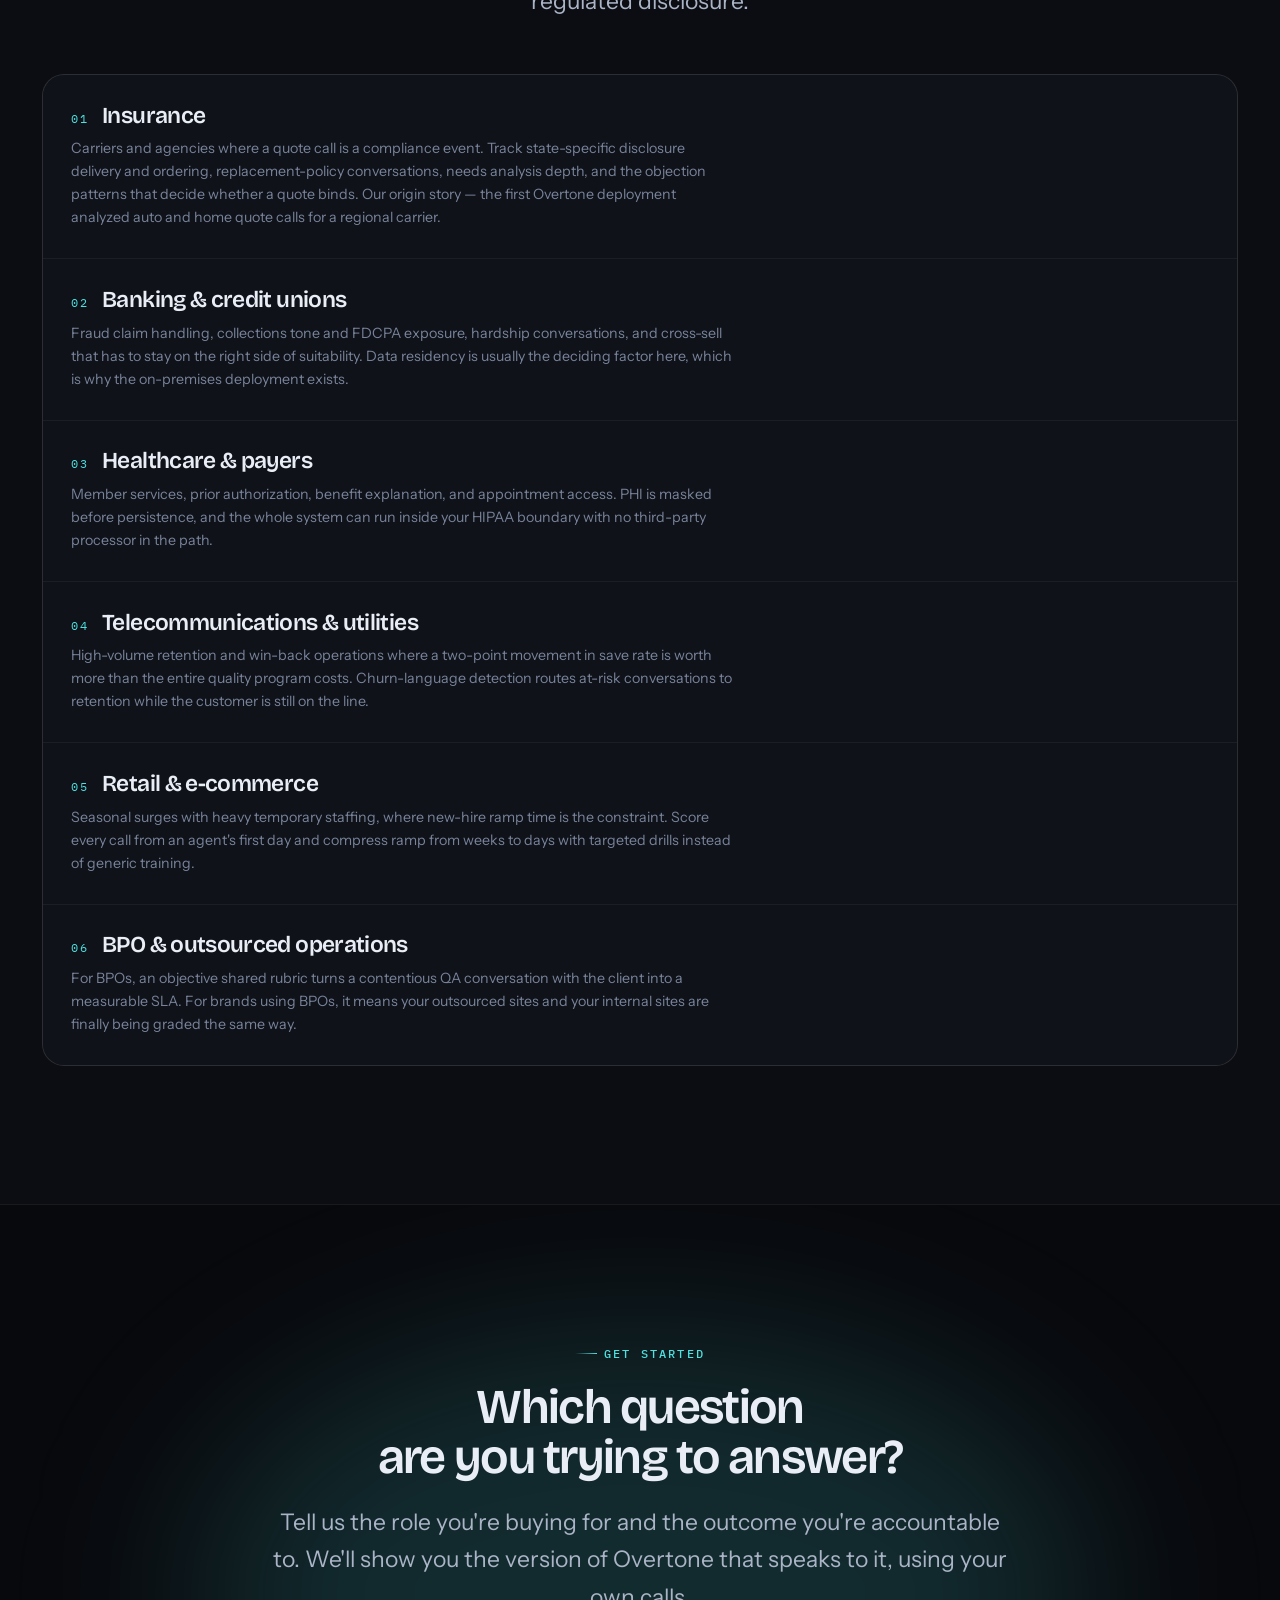
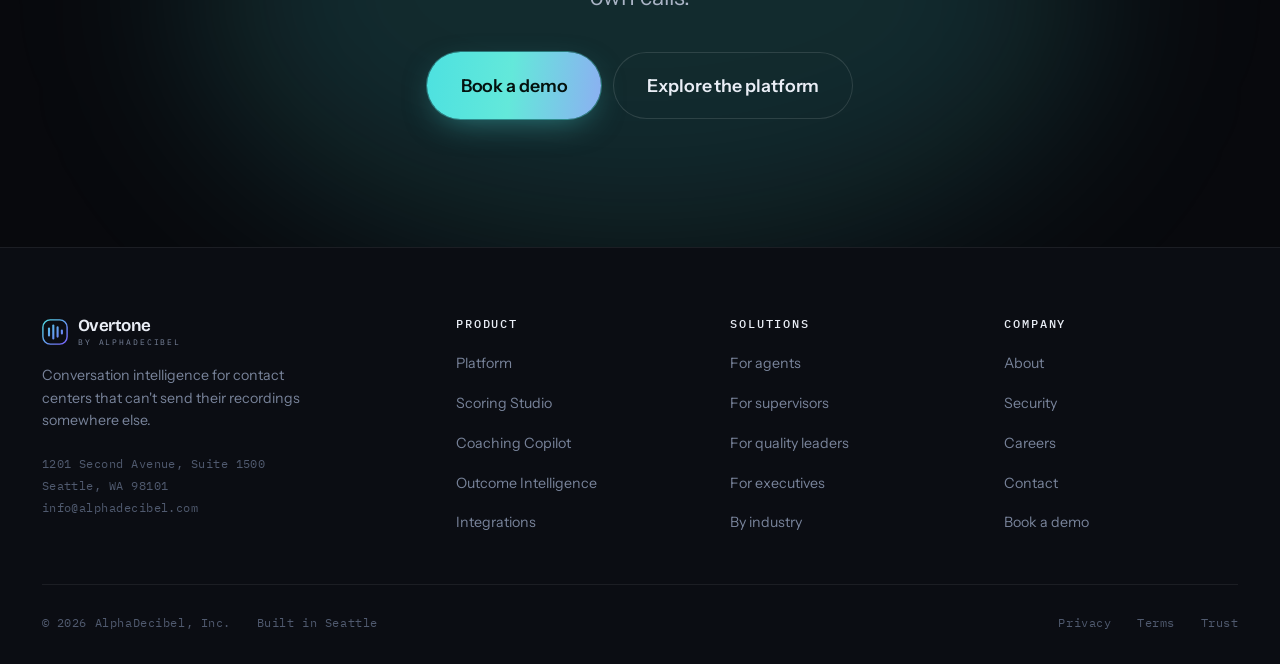
<file: solutions/index.html>
<!doctype html>
<html lang="en">
<head>
<meta charset="utf-8">
<meta name="viewport" content="width=device-width,initial-scale=1">
<title>Solutions by role and industry — Overtone by AlphaDecibel</title>
<meta name="description" content="Conversation intelligence framed for agents, supervisors, quality leaders, and executives — plus industry solutions for insurance, banking, healthcare, telecom, retail, and BPO.">
<link rel="canonical" href="https://www.alphadecibel.com/solutions/">
<meta name="theme-color" content="#08090D">
<meta property="og:type" content="website">
<meta property="og:url" content="https://www.alphadecibel.com/solutions/">
<meta property="og:title" content="Solutions by role and industry — Overtone by AlphaDecibel">
<meta property="og:description" content="Conversation intelligence framed for agents, supervisors, quality leaders, and executives — plus industry solutions for insurance, banking, healthcare, telecom, retail, and BPO.">
<meta property="og:image" content="https://www.alphadecibel.com/assets/img/og.png">
<meta property="og:site_name" content="AlphaDecibel">
<meta name="twitter:card" content="summary_large_image">
<meta name="twitter:title" content="Solutions by role and industry — Overtone by AlphaDecibel">
<meta name="twitter:description" content="Conversation intelligence framed for agents, supervisors, quality leaders, and executives — plus industry solutions for insurance, banking, healthcare, telecom, retail, and BPO.">
<meta name="twitter:image" content="https://www.alphadecibel.com/assets/img/og.png">
<link rel="icon" href="/assets/img/favicon.svg" type="image/svg+xml">
<link rel="preconnect" href="https://fonts.googleapis.com">
<link rel="preconnect" href="https://fonts.gstatic.com" crossorigin>
<link href="https://fonts.googleapis.com/css2?family=Bricolage+Grotesque:opsz,wght@12..96,400;12..96,500;12..96,600;12..96,700&family=IBM+Plex+Mono:wght@400;500;600&family=Instrument+Sans:wght@400;500;600;700&display=swap" rel="stylesheet">
<link rel="stylesheet" href="/assets/css/site.css">
</head>
<body class="grid-bg">
<a class="skip" href="#main">Skip to content</a>
<header class="nav">
  <div class="shell nav-in">
    <a class="brand" href="/" aria-label="Overtone by AlphaDecibel — home">
      <svg class="brand-mark" viewBox="0 0 26 26" fill="none" aria-hidden="true">
        <rect x=".9" y=".9" width="24.2" height="24.2" rx="7.4" stroke="url(#m1)" stroke-width="1.4"/>
        <g stroke="url(#m1)" stroke-width="2.1" stroke-linecap="round">
          <path d="M7 16.4V9.6"/><path d="M11.3 19.4V6.6"/><path d="M15.6 17.6V8.4"/><path d="M19.9 14.4v-2.8"/>
        </g>
        <defs><linearGradient id="m1" gradientUnits="userSpaceOnUse" x1="0" y1="0" x2="26" y2="26"><stop stop-color="#4DE1E0"/><stop offset="1" stop-color="#7B5CFF"/></linearGradient></defs>
      </svg>
      <span class="brand-txt"><span class="brand-name">Overtone</span><span class="brand-sub">by AlphaDecibel</span></span>
    </a>
    <nav class="nav-links" aria-label="Main">
      <a href="/platform/">Platform</a>
      <a href="/solutions/" aria-current="page">Solutions</a>
      <a href="/integrations/">Integrations</a>
      <a href="/security/">Security</a>
      <a href="/company/">Company</a>
    </nav>
    <div class="nav-cta">
      <a class="btn btn-ghost btn-sm" href="/contact/">Contact</a>
      <a class="btn btn-primary btn-sm" href="/contact/#demo">Book a demo</a>
    </div>
    <button class="burger" aria-expanded="false" aria-controls="mmenu" aria-label="Toggle menu"><span></span></button>
  </div>
</header>
<div class="mobile-menu" id="mmenu">
  <a href="/platform/">Platform</a>
  <a href="/solutions/">Solutions</a>
  <a href="/integrations/">Integrations</a>
  <a href="/security/">Security</a>
  <a href="/company/">Company</a>
  <a href="/contact/">Contact</a>
  <a class="btn btn-primary" href="/contact/#demo">Book a demo</a>
</div>
<main id="main">
<section class="phero">
  <div class="aura phero-aura"></div>
  <div class="shell">
    <div class="crumb"><a href="/">Home</a><i>/</i>Solutions</div>
    <span class="tag" data-hero="1">Solutions</span>
    <h1 data-hero="2">The same data,<br>four different jobs.</h1>
    <p class="lede" data-hero="3">Conversation intelligence fails when it ships one dashboard and expects a frontline agent and a CFO to both find themselves in it. Overtone builds from a single scored transcript, then answers each role's actual question in their own language.</p>
    <div class="btn-row" data-hero="4" style="margin-top:2rem">
      <a class="btn btn-primary" href="/contact/#demo">Book a demo</a>
      <a class="btn btn-ghost" href="#industries">Jump to industries</a>
    </div>
  </div>
</section>

<!-- AGENTS -->
<section class="sec alt rule" id="agents">
  <div class="shell split">
    <div data-reveal>
      <span class="tag">For agents</span>
      <h2 style="margin:1.1rem 0">"Tell me exactly what<br>to do differently."</h2>
      <p class="lede">Agents don't resist measurement. They resist measurement that feels arbitrary, arrives three weeks late, and comes from a sample they suspect was cherry-picked. Overtone removes all three objections at once.</p>
      <ul class="engine-list" style="margin-top:1.8rem">
        <li><strong>Every call counted</strong> — no more suspicion that a bad sample defined the month</li>
        <li><strong>Same rubric for everyone</strong>, applied identically, with the definition visible</li>
        <li><strong>One clear next drill</strong> instead of six vague improvement areas</li>
        <li><strong>Your own wins surfaced</strong> — the save you handled brilliantly gets shared, not just the miss</li>
        <li><strong>Dispute with evidence</strong> — open the dimension and the cited utterance side by side</li>
      </ul>
      <p style="margin-top:1.6rem;padding:1rem 1.2rem;border-left:2px solid var(--cyan);background:rgba(77,225,224,.05);font-size:var(--s--1);color:var(--text-2);border-radius:0 12px 12px 0">Contact centers that made scores visible to agents in week one saw adoption run roughly three times higher than those that piloted quietly with supervisors first. Transparency is the change-management strategy.</p>
    </div>
    <div class="dash" data-reveal data-d="2">
      <div class="dash-bar"><span class="dash-who">My performance</span><span class="chip chip-c">Rank 4 / 31</span><span class="dash-scope">30 days</span></div>
      <div class="dash-body">
        <div class="kpis">
          <div class="kpi"><span class="kpi-k">Composite</span><span class="kpi-v">84.2</span><span class="kpi-d up">▲ 6.1</span></div>
          <div class="kpi"><span class="kpi-k">Calls scored</span><span class="kpi-v">412</span><span class="kpi-d flat">all of them</span></div>
          <div class="kpi"><span class="kpi-k">Save rate</span><span class="kpi-v">61<small>%</small></span><span class="kpi-d up">▲ 4 pts</span></div>
          <div class="kpi"><span class="kpi-k">Handle time</span><span class="kpi-v">7:12</span><span class="kpi-d up">▼ 48s</span></div>
        </div>
        <div class="dbox">
          <div class="dbox-t"><span>Where I stand vs. team median</span><span>Score</span></div>
          <div class="hbars">
            <div class="hbar"><span class="nm">Discovery</span><span class="tr"><i data-fill="91"></i></span><span class="num">91</span></div>
            <div class="hbar"><span class="nm">Empathy</span><span class="tr"><i data-fill="88" data-delay="70"></i></span><span class="num">88</span></div>
            <div class="hbar a"><span class="nm">Objections</span><span class="tr"><i data-fill="67" data-delay="140"></i></span><span class="num">67</span></div>
            <div class="hbar r"><span class="nm">Disclosure</span><span class="tr"><i data-fill="54" data-delay="210"></i></span><span class="num">54</span></div>
          </div>
        </div>
        <div class="dbox">
          <div class="dbox-t"><span>This week's drill</span><span class="chip chip-a">Due Friday</span></div>
          <p style="font-size:var(--s--1);color:var(--text-2);line-height:1.6">Give the disclosure before the price. You do it on 54% of eligible calls; the top quartile does it on 91% — and closes 17 points higher.</p>
        </div>
      </div>
    </div>
  </div>
</section>

<!-- SUPERVISORS -->
<section class="sec rule" id="supervisors">
  <div class="shell split">
    <div class="dash" data-reveal style="order:2">
      <div class="dash-bar"><span class="dash-who">Team Kestrel&nbsp;· 14 agents</span><span class="chip chip-a">2 flagged</span><span class="dash-scope">This week</span></div>
      <div class="dash-body">
        <div class="dbox">
          <div class="dbox-t"><span>Dimension heatmap</span><span>Low → high</span></div>
          <div class="heat">
            <span class="heat-hd"></span><span class="heat-hd">Disc</span><span class="heat-hd">Emp</span><span class="heat-hd">Obj</span><span class="heat-hd">Comp</span><span class="heat-hd">Close</span><span class="heat-hd">Res</span>
            <span>M. Okonjo</span><i style="--h:.9"></i><i style="--h:.85"></i><i class="mid" style="--h:.6"></i><i class="lo" style="--h:.5"></i><i style="--h:.85"></i><i style="--h:.8"></i>
            <span>D. Restrepo</span><i style="--h:.75"></i><i style="--h:.9"></i><i style="--h:.8"></i><i style="--h:.85"></i><i class="mid" style="--h:.55"></i><i style="--h:.75"></i>
            <span>A. Lindqvist</span><i class="lo" style="--h:.45"></i><i class="mid" style="--h:.6"></i><i class="lo" style="--h:.4"></i><i style="--h:.7"></i><i class="mid" style="--h:.55"></i><i class="mid" style="--h:.5"></i>
            <span>J. Whitfield</span><i style="--h:.95"></i><i style="--h:.8"></i><i style="--h:.9"></i><i style="--h:.9"></i><i style="--h:.85"></i><i style="--h:.9"></i>
            <span>P. Nkemdirim</span><i style="--h:.7"></i><i class="mid" style="--h:.6"></i><i style="--h:.75"></i><i class="lo" style="--h:.35"></i><i style="--h:.7"></i><i style="--h:.65"></i>
            <span>S. Bergström</span><i style="--h:.8"></i><i style="--h:.75"></i><i class="mid" style="--h:.55"></i><i style="--h:.8"></i><i style="--h:.7"></i><i style="--h:.78"></i>
          </div>
        </div>
        <div class="dbox">
          <div class="dbox-t"><span>Today's queue</span><span class="chip chip-r">4 items</span></div>
          <div class="drow"><span class="k">Risk</span><span>Call 9127&nbsp;— churn language</span><span class="v bad">High</span></div>
          <div class="drow"><span class="k">Comp</span><span>Call 9004&nbsp;— disclosure missed</span><span class="v bad">Fail</span></div>
          <div class="drow"><span class="k">Esc</span><span>Call 8973&nbsp;— supervisor requested</span><span class="v warn">Open</span></div>
          <div class="drow"><span class="k">Win</span><span>Call 8841&nbsp;— model save</span><span class="v ok">Share</span></div>
        </div>
      </div>
    </div>
    <div data-reveal data-d="1" style="order:1">
      <span class="tag tag-v">For supervisors</span>
      <h2 style="margin:1.1rem 0">"Stop making me<br>hunt for calls."</h2>
      <p class="lede">The single biggest time sink in frontline management is finding something worth coaching on. Overtone hands supervisors a ranked queue every morning with the clip, the timestamp, and the reason already attached.</p>
      <ul class="engine-list" style="margin-top:1.8rem">
        <li><strong>Prioritized coaching queue</strong> — who needs attention, on what, and why, in order</li>
        <li><strong>Team heatmap</strong> exposing whether a gap is one agent or a training problem</li>
        <li><strong>Session prep done</strong> — agenda, clips, and peer exemplars assembled in advance</li>
        <li><strong>Risk alerts in near real time</strong> on churn language, escalation, and compliance failure</li>
        <li><strong>Follow-through visible</strong> — proof the last session actually changed behavior</li>
      </ul>
      <p style="margin-top:1.6rem;font-family:var(--mono);font-size:var(--s--1);color:var(--cyan);letter-spacing:.03em">≈ 6 hours per supervisor per week returned to the floor.</p>
    </div>
  </div>
</section>

<!-- QUALITY -->
<section class="sec alt rule" id="quality">
  <div class="shell split">
    <div data-reveal>
      <span class="tag">For quality &amp; compliance leaders</span>
      <h2 style="margin:1.1rem 0">"Prove it to the regulator."</h2>
      <p class="lede">Sampling was always a defensible compromise, never a good answer. When an examiner asks whether a disclosure was delivered on every eligible call in a fourteen-state footprint, "we reviewed 1.8% and extrapolated" is a difficult sentence to say out loud.</p>
      <ul class="engine-list" style="margin-top:1.8rem">
        <li><strong>100% coverage</strong> — every call, every requirement, every month</li>
        <li><strong>Calibration control</strong> — measure and close analyst-to-analyst drift</li>
        <li><strong>Version-locked rubrics</strong> so a score from March is still reproducible in December</li>
        <li><strong>Evidence trail per finding</strong> — utterance, timestamp, audio, and rubric version</li>
        <li><strong>Signed exports</strong> for audit, in CSV or PDF, on a schedule</li>
        <li><strong>Regulatory packs</strong> for state disclosure, consent, DNC, PCI capture windows, and complaint handling</li>
      </ul>
    </div>
    <div data-reveal data-d="2">
      <div class="dash">
        <div class="dash-bar"><span class="dash-who">Compliance register</span><span class="chip chip-l">Audit ready</span><span class="dash-scope">QTD · 6 sites</span></div>
        <div class="dash-body">
          <div class="kpis">
            <div class="kpi"><span class="kpi-k">Coverage</span><span class="kpi-v">100<small>%</small></span><span class="kpi-d up">was 1.8%</span></div>
            <div class="kpi"><span class="kpi-k">Drift</span><span class="kpi-v">2.1<small>pts</small></span><span class="kpi-d up">▼ 1.4</span></div>
            <div class="kpi"><span class="kpi-k">Disputes</span><span class="kpi-v">7</span><span class="kpi-d up">▼ 61%</span></div>
            <div class="kpi"><span class="kpi-k">Findings</span><span class="kpi-v">3</span><span class="kpi-d flat">open</span></div>
          </div>
          <div class="dbox">
            <div class="dbox-t"><span>Requirement status</span><span>Last 90 days</span></div>
            <div class="drow"><span class="k">Reg</span><span>State disclosure&nbsp;— 14 states</span><span class="v ok">Pass</span></div>
            <div class="drow"><span class="k">Reg</span><span>Recording consent</span><span class="v ok">Pass</span></div>
            <div class="drow"><span class="k">Reg</span><span>Do-not-call verification</span><span class="v warn">3 flags</span></div>
            <div class="drow"><span class="k">Reg</span><span>PCI card-capture window</span><span class="v ok">Pass</span></div>
            <div class="drow"><span class="k">Reg</span><span>Complaint acknowledgement</span><span class="v ok">Pass</span></div>
            <p style="font-size:var(--s--2);color:var(--muted);margin-top:.8rem;line-height:1.55">Each result links to the exact utterance, the audio, and the rubric version in force at the time.</p>
          </div>
        </div>
      </div>
    </div>
  </div>
</section>

<!-- EXECUTIVES -->
<section class="sec rule" id="executives">
  <div class="shell split">
    <div class="chartbox" data-reveal style="order:2">
      <div class="dbox-t"><span>Modeled annual upside by lever</span><span class="mono" style="color:var(--cyan)">FY forecast</span></div>
      <div class="hbars" style="margin-top:.8rem">
        <div class="hbar"><span class="nm">Objections</span><span class="tr"><i data-fill="96"></i></span><span class="num">$6.2M</span></div>
        <div class="hbar"><span class="nm">Discovery</span><span class="tr"><i data-fill="61" data-delay="90"></i></span><span class="num">$3.8M</span></div>
        <div class="hbar v"><span class="nm">Retention save</span><span class="tr"><i data-fill="44" data-delay="180"></i></span><span class="num">$2.7M</span></div>
        <div class="hbar a"><span class="nm">Disclosure</span><span class="tr"><i data-fill="18" data-delay="270"></i></span><span class="num">$1.1M</span></div>
      </div>
      <div style="margin-top:1.5rem;padding-top:1.4rem;border-top:1px solid var(--line)">
        <div class="kpis">
          <div class="kpi"><span class="kpi-k">Revenue influenced</span><span class="kpi-v">$41.7<small>M</small></span><span class="kpi-d up">▲ 18%</span></div>
          <div class="kpi"><span class="kpi-k">Cost / contact</span><span class="kpi-v">$4.82</span><span class="kpi-d up">▼ $1.19</span></div>
        </div>
      </div>
      <p style="font-size:var(--s--2);color:var(--faint);margin-top:1.1rem;font-family:var(--mono);letter-spacing:.05em">Modeled from moving the bottom two quintiles to current median.</p>
    </div>
    <div data-reveal data-d="1" style="order:1">
      <span class="tag tag-v">For executives</span>
      <h2 style="margin:1.1rem 0">"Is any of this<br>worth the money?"</h2>
      <p class="lede">Quality programs have historically been defended on principle, because nobody could connect a scorecard to a P&amp;L line. Overtone was built to end that argument in whichever direction the data points.</p>
      <ul class="engine-list" style="margin-top:1.8rem">
        <li><strong>Revenue influenced</strong> by conversation quality, by segment and by quarter</li>
        <li><strong>Ranked levers</strong> — where the next dollar of coaching capacity returns most</li>
        <li><strong>Cost per contact</strong> and handle-time movement attributable to specific behaviors</li>
        <li><strong>Site and BPO comparison</strong> on a rubric everyone is actually being held to</li>
        <li><strong>Voice-of-customer themes</strong> straight from what people said, not survey response bias</li>
        <li><strong>Board-ready exports</strong> with methodology attached</li>
      </ul>
    </div>
  </div>
</section>

<!-- INDUSTRIES -->
<section class="sec alt rule" id="industries">
  <div class="shell">
    <div class="sec-head sec-head-center" data-reveal>
      <span class="tag">By industry</span>
      <h2>Where the stakes are highest.</h2>
      <p>Overtone shows up most often in industries where a conversation is simultaneously a sales moment, a service moment, and a regulated disclosure.</p>
    </div>
    <div class="vlist" data-reveal>
      <article class="vitem">
        <div class="vitem-h"><span class="vitem-n">01</span><h3>Insurance</h3></div>
        <p>Carriers and agencies where a quote call is a compliance event. Track state-specific disclosure delivery and ordering, replacement-policy conversations, needs analysis depth, and the objection patterns that decide whether a quote binds. Our origin story — the first Overtone deployment analyzed auto and home quote calls for a regional carrier.</p>
      </article>
      <article class="vitem">
        <div class="vitem-h"><span class="vitem-n">02</span><h3>Banking &amp; credit unions</h3></div>
        <p>Fraud claim handling, collections tone and FDCPA exposure, hardship conversations, and cross-sell that has to stay on the right side of suitability. Data residency is usually the deciding factor here, which is why the on-premises deployment exists.</p>
      </article>
      <article class="vitem">
        <div class="vitem-h"><span class="vitem-n">03</span><h3>Healthcare &amp; payers</h3></div>
        <p>Member services, prior authorization, benefit explanation, and appointment access. PHI is masked before persistence, and the whole system can run inside your HIPAA boundary with no third-party processor in the path.</p>
      </article>
      <article class="vitem">
        <div class="vitem-h"><span class="vitem-n">04</span><h3>Telecommunications &amp; utilities</h3></div>
        <p>High-volume retention and win-back operations where a two-point movement in save rate is worth more than the entire quality program costs. Churn-language detection routes at-risk conversations to retention while the customer is still on the line.</p>
      </article>
      <article class="vitem">
        <div class="vitem-h"><span class="vitem-n">05</span><h3>Retail &amp; e-commerce</h3></div>
        <p>Seasonal surges with heavy temporary staffing, where new-hire ramp time is the constraint. Score every call from an agent's first day and compress ramp from weeks to days with targeted drills instead of generic training.</p>
      </article>
      <article class="vitem">
        <div class="vitem-h"><span class="vitem-n">06</span><h3>BPO &amp; outsourced operations</h3></div>
        <p>For BPOs, an objective shared rubric turns a contentious QA conversation with the client into a measurable SLA. For brands using BPOs, it means your outsourced sites and your internal sites are finally being graded the same way.</p>
      </article>
    </div>
  </div>
</section>

<section class="cta rule">
  <div class="aura cta-aura"></div>
  <div class="shell-narrow">
    <span class="tag" data-reveal>Get started</span>
    <h2 data-reveal data-d="1">Which question<br>are you trying to answer?</h2>
    <p data-reveal data-d="2">Tell us the role you're buying for and the outcome you're accountable to. We'll show you the version of Overtone that speaks to it, using your own calls.</p>
    <div class="btn-row" data-reveal data-d="3">
      <a class="btn btn-primary btn-lg" href="/contact/#demo">Book a demo</a>
      <a class="btn btn-ghost btn-lg" href="/platform/">Explore the platform</a>
    </div>
  </div>
</section>
</main>
<footer class="foot">
  <div class="shell">
    <div class="foot-grid">
      <div class="foot-brand">
        <a class="brand" href="/" aria-label="Overtone by AlphaDecibel — home">
          <svg class="brand-mark" viewBox="0 0 26 26" fill="none" aria-hidden="true">
            <rect x=".9" y=".9" width="24.2" height="24.2" rx="7.4" stroke="url(#m2)" stroke-width="1.4"/>
            <g stroke="url(#m2)" stroke-width="2.1" stroke-linecap="round">
              <path d="M7 16.4V9.6"/><path d="M11.3 19.4V6.6"/><path d="M15.6 17.6V8.4"/><path d="M19.9 14.4v-2.8"/>
            </g>
            <defs><linearGradient id="m2" gradientUnits="userSpaceOnUse" x1="0" y1="0" x2="26" y2="26"><stop stop-color="#4DE1E0"/><stop offset="1" stop-color="#7B5CFF"/></linearGradient></defs>
          </svg>
          <span class="brand-txt"><span class="brand-name">Overtone</span><span class="brand-sub">by AlphaDecibel</span></span>
        </a>
        <p>Conversation intelligence for contact centers that can't send their recordings somewhere else.</p>
        <address class="foot-addr">
          1201 Second Avenue, Suite 1500<br>
          Seattle, WA 98101<br>
          <a href="mailto:info@alphadecibel.com">info@alphadecibel.com</a>
        </address>
      </div>
      <div>
        <h5>Product</h5>
        <ul>
          <li><a href="/platform/">Platform</a></li>
          <li><a href="/platform/#scoring">Scoring Studio</a></li>
          <li><a href="/platform/#coaching">Coaching Copilot</a></li>
          <li><a href="/platform/#outcomes">Outcome Intelligence</a></li>
          <li><a href="/integrations/">Integrations</a></li>
        </ul>
      </div>
      <div>
        <h5>Solutions</h5>
        <ul>
          <li><a href="/solutions/#agents">For agents</a></li>
          <li><a href="/solutions/#supervisors">For supervisors</a></li>
          <li><a href="/solutions/#quality">For quality leaders</a></li>
          <li><a href="/solutions/#executives">For executives</a></li>
          <li><a href="/solutions/#industries">By industry</a></li>
        </ul>
      </div>
      <div>
        <h5>Company</h5>
        <ul>
          <li><a href="/company/">About</a></li>
          <li><a href="/security/">Security</a></li>
          <li><a href="/company/#careers">Careers</a></li>
          <li><a href="/contact/">Contact</a></li>
          <li><a href="/contact/#demo">Book a demo</a></li>
        </ul>
      </div>
    </div>
    <div class="foot-base">
      <span>© <span data-year>2026</span> AlphaDecibel, Inc.</span>
      <span>Built in Seattle</span>
      <span class="sp"><a href="/contact/">Privacy</a></span>
      <span><a href="/contact/">Terms</a></span>
      <span><a href="/security/">Trust</a></span>
    </div>
  </div>
</footer>
<script src="/assets/js/site.js" defer></script>
</body>
</html>
</file>
<file: assets/css/site.css>
/* ═══════════════════════════════════════════════════════════════════
   OVERTONE by AlphaDecibel — design system
   Aesthetic: "Signal & Waveform" — near-black instrumentation panel
   ═══════════════════════════════════════════════════════════════════ */

/* ── 1. Reset ─────────────────────────────────────────────────────── */
*,*::before,*::after{box-sizing:border-box;margin:0;padding:0}
html{-webkit-text-size-adjust:100%;scroll-behavior:smooth;scroll-padding-top:5.5rem}
img,svg,video,canvas{display:block;max-width:100%}
button,input,select,textarea{font:inherit;color:inherit;background:none;border:none}
button{cursor:pointer}
a{color:inherit;text-decoration:none}
ul,ol{list-style:none}
table{border-collapse:collapse;width:100%}
:focus-visible{outline:2px solid var(--cyan);outline-offset:3px;border-radius:3px}

/* ── 2. Tokens ────────────────────────────────────────────────────── */
:root{
  /* ground */
  --void:#08090D;
  --surface:#0B0D13;
  --panel:#0F1219;
  --elev:#141824;
  --elev-2:#191E2C;

  /* rules */
  --line:rgba(255,255,255,.07);
  --line-2:rgba(255,255,255,.12);
  --line-3:rgba(255,255,255,.20);

  /* ink */
  --text:#E9EDF5;
  --text-2:#AAB4C6;
  --muted:#78839A;
  --faint:#505A6F;

  /* signal */
  --cyan:#4DE1E0;
  --cyan-2:#7FF0EF;
  --cyan-d:#1B9C9B;
  --violet:#7B5CFF;
  --violet-2:#A38FFF;
  --violet-d:#4E32C8;
  --amber:#FFB84D;
  --rose:#FF6B8A;
  --lime:#9BE564;

  /* glow */
  --glow-cyan:rgba(77,225,224,.16);
  --glow-violet:rgba(123,92,255,.18);

  /* type */
  --display:"Bricolage Grotesque","Helvetica Neue",Helvetica,Arial,sans-serif;
  --body:"Instrument Sans","Helvetica Neue",Helvetica,Arial,sans-serif;
  --mono:"IBM Plex Mono",ui-monospace,SFMono-Regular,Menlo,monospace;

  --s--2:clamp(.66rem,.64rem + .1vw,.72rem);
  --s--1:clamp(.8rem,.77rem + .16vw,.89rem);
  --s-0:clamp(1rem,.96rem + .22vw,1.11rem);
  --s-1:clamp(1.19rem,1.11rem + .4vw,1.46rem);
  --s-2:clamp(1.41rem,1.28rem + .68vw,1.94rem);
  --s-3:clamp(1.69rem,1.46rem + 1.1vw,2.56rem);
  --s-4:clamp(2.01rem,1.66rem + 1.72vw,3.38rem);
  --s-5:clamp(2.39rem,1.86rem + 2.6vw,4.47rem);
  --s-6:clamp(2.85rem,2.05rem + 3.9vw,5.9rem);

  /* space */
  --gap:clamp(1rem,.8rem + .9vw,1.6rem);
  --pad-x:clamp(1.15rem,.6rem + 2.6vw,2.6rem);
  --sec-y:clamp(4.5rem,3rem + 7vw,9rem);
  --shell:1280px;
  --narrow:920px;

  /* form */
  --r-sm:8px; --r:14px; --r-lg:22px; --r-xl:30px;
  --ease:cubic-bezier(.22,.68,.35,1);
  --ease-out:cubic-bezier(.16,1,.3,1);
}

/* ── 3. Base ──────────────────────────────────────────────────────── */
body{
  font-family:var(--body);
  font-size:var(--s-0);
  line-height:1.65;
  color:var(--text-2);
  background:var(--void);
  -webkit-font-smoothing:antialiased;
  -moz-osx-font-smoothing:grayscale;
  overflow-x:hidden;
  font-feature-settings:"kern" 1,"liga" 1;
}
h1,h2,h3,h4,h5{
  font-family:var(--display);
  color:var(--text);
  line-height:1.04;
  letter-spacing:-.028em;
  font-weight:600;
  text-wrap:balance;
}
h1{font-size:var(--s-6);letter-spacing:-.04em;font-weight:650}
h2{font-size:var(--s-4);letter-spacing:-.035em}
h3{font-size:var(--s-2)}
h4{font-size:var(--s-1);letter-spacing:-.02em}
p{text-wrap:pretty}
strong{color:var(--text);font-weight:600}
::selection{background:var(--cyan);color:var(--void)}

.lede{font-size:var(--s-1);line-height:1.55;color:var(--text-2);max-width:46ch}
.dim{color:var(--muted)}
.tight{max-width:58ch}
.mono{font-family:var(--mono);font-variant-numeric:tabular-nums}
.grad{
  background:linear-gradient(104deg,var(--cyan) 0%,var(--cyan-2) 26%,var(--violet-2) 74%,var(--violet) 100%);
  -webkit-background-clip:text;background-clip:text;color:transparent;
}
.nowrap{white-space:nowrap}

/* ── 4. Texture ───────────────────────────────────────────────────── */
body::before{ /* film grain */
  content:"";position:fixed;inset:-50%;z-index:9999;pointer-events:none;
  opacity:.035;mix-blend-mode:overlay;
  background-image:url("data:image/svg+xml,%3Csvg xmlns='http://www.w3.org/2000/svg' width='240' height='240'%3E%3Cfilter id='n'%3E%3CfeTurbulence type='fractalNoise' baseFrequency='.85' numOctaves='3'/%3E%3C/filter%3E%3Crect width='100%25' height='100%25' filter='url(%23n)'/%3E%3C/svg%3E");
}
.grid-bg{position:relative;isolation:isolate}
.grid-bg::before{ /* hairline graph grid */
  content:"";position:absolute;inset:0;z-index:-1;pointer-events:none;
  background-image:
    linear-gradient(to right,rgba(255,255,255,.028) 1px,transparent 1px),
    linear-gradient(to bottom,rgba(255,255,255,.028) 1px,transparent 1px);
  background-size:72px 72px;
  -webkit-mask-image:radial-gradient(ellipse 90% 70% at 50% 30%,#000 20%,transparent 78%);
  mask-image:radial-gradient(ellipse 90% 70% at 50% 30%,#000 20%,transparent 78%);
}
.aura{position:absolute;border-radius:50%;filter:blur(90px);pointer-events:none;z-index:-1}

/* ── 5. Layout ────────────────────────────────────────────────────── */
.shell{width:100%;max-width:var(--shell);margin-inline:auto;padding-inline:var(--pad-x)}
.shell-narrow{width:100%;max-width:var(--narrow);margin-inline:auto;padding-inline:var(--pad-x)}
section{position:relative}
.sec{padding-block:var(--sec-y)}
.sec-tight{padding-block:clamp(3rem,2rem + 4vw,5.5rem)}
.alt{background:var(--surface)}
.rule{border-top:1px solid var(--line)}
.cols{display:grid;gap:var(--gap)}
@media(min-width:760px){
  .c2{grid-template-columns:repeat(2,1fr)}
  .c3{grid-template-columns:repeat(3,1fr)}
  .c4{grid-template-columns:repeat(2,1fr)}
}
@media(min-width:1040px){
  .c4{grid-template-columns:repeat(4,1fr)}
  .split{display:grid;grid-template-columns:minmax(0,1fr) minmax(0,1.15fr);gap:clamp(2rem,4vw,4.5rem);align-items:center}
  .split-top{align-items:start}
}

/* ── 6. Micro-label + section heading ─────────────────────────────── */
.tag{
  display:inline-flex;align-items:center;gap:.6em;
  font-family:var(--mono);font-size:var(--s--2);font-weight:500;
  letter-spacing:.19em;text-transform:uppercase;color:var(--cyan);
}
.tag::before{
  content:"";width:1.9em;height:1px;background:linear-gradient(90deg,transparent,var(--cyan));
}
.tag-v{color:var(--violet-2)}
.tag-v::before{background:linear-gradient(90deg,transparent,var(--violet-2))}
.tag-plain::before{display:none}

.sec-head{max-width:62ch;margin-bottom:clamp(2.2rem,1.5rem + 2.4vw,3.6rem)}
.sec-head .tag{margin-bottom:1.15rem}
.sec-head h2{margin-bottom:1.1rem}
.sec-head p{font-size:var(--s-1);line-height:1.55;max-width:54ch}
.sec-head-center{margin-inline:auto;text-align:center}
.sec-head-center .tag{justify-content:center}
.sec-head-center p{margin-inline:auto}

/* harmonic stack ornament — the overtone motif */
.harmonics{display:flex;flex-direction:column;gap:3px;width:64px}
.harmonics i{
  height:2px;border-radius:2px;display:block;
  background:linear-gradient(90deg,var(--cyan),transparent);
}
.harmonics i:nth-child(1){width:100%;opacity:1}
.harmonics i:nth-child(2){width:76%;opacity:.72}
.harmonics i:nth-child(3){width:56%;opacity:.52}
.harmonics i:nth-child(4){width:38%;opacity:.36}
.harmonics i:nth-child(5){width:22%;opacity:.22}

/* ── 7. Buttons ───────────────────────────────────────────────────── */
.btn{
  --btn-bg:var(--text);--btn-fg:var(--void);
  display:inline-flex;align-items:center;justify-content:center;gap:.6em;
  font-family:var(--body);font-size:var(--s--1);font-weight:600;letter-spacing:-.005em;
  padding:.92em 1.5em;border-radius:100px;
  background:var(--btn-bg);color:var(--btn-fg);
  position:relative;white-space:nowrap;
  transition:transform .3s var(--ease-out),box-shadow .3s var(--ease-out),background .25s;
}
.btn:hover{transform:translateY(-2px)}
.btn:active{transform:translateY(0)}
.btn svg{width:1.05em;height:1.05em;transition:transform .3s var(--ease-out)}
.btn:hover svg{transform:translateX(3px)}

.btn-primary{
  --btn-bg:linear-gradient(96deg,var(--cyan) 0%,#63E8DA 48%,var(--violet-2) 130%);
  --btn-fg:#04120F;
  box-shadow:0 0 0 1px rgba(77,225,224,.4),0 10px 34px -12px rgba(77,225,224,.55);
}
.btn-primary:hover{box-shadow:0 0 0 1px rgba(77,225,224,.6),0 18px 44px -14px rgba(77,225,224,.7)}
.btn-ghost{
  --btn-bg:transparent;--btn-fg:var(--text);
  box-shadow:inset 0 0 0 1px var(--line-2);
}
.btn-ghost:hover{--btn-bg:rgba(255,255,255,.045);box-shadow:inset 0 0 0 1px var(--line-3)}
.btn-sm{padding:.7em 1.15em;font-size:var(--s--2)}
.btn-lg{padding:1.05em 1.9em;font-size:var(--s-0)}
.btn-row{display:flex;flex-wrap:wrap;gap:.75rem;align-items:center}

.link-arrow{
  display:inline-flex;align-items:center;gap:.45em;color:var(--cyan);
  font-weight:550;font-size:var(--s--1);
  transition:gap .25s var(--ease-out),color .2s;
}
.link-arrow:hover{gap:.8em;color:var(--cyan-2)}

/* ── 8. Cards ─────────────────────────────────────────────────────── */
.card{
  position:relative;background:var(--panel);border:1px solid var(--line);
  border-radius:var(--r-lg);padding:clamp(1.4rem,1rem + 1.2vw,2.1rem);
  overflow:hidden;isolation:isolate;
  transition:border-color .35s var(--ease),transform .45s var(--ease-out),background .35s;
}
.card::before{ /* equipment bevel: top edge highlight */
  content:"";position:absolute;top:0;left:12%;right:12%;height:1px;
  background:linear-gradient(90deg,transparent,rgba(255,255,255,.22),transparent);
}
.card-hover:hover{border-color:var(--line-2);transform:translateY(-4px);background:var(--elev)}
.card-hover:hover .card-glow{opacity:1}
.card-glow{
  position:absolute;z-index:-1;inset:auto -30% -60% -30%;height:70%;
  background:radial-gradient(ellipse at 50% 100%,var(--glow-cyan),transparent 70%);
  opacity:0;transition:opacity .5s var(--ease);
}
.card h3{margin-bottom:.6rem}
.card p{font-size:var(--s--1);line-height:1.6}
.card-num{
  font-family:var(--mono);font-size:var(--s--2);color:var(--faint);
  letter-spacing:.1em;margin-bottom:1.1rem;display:block;
}

.icon-badge{
  width:2.9rem;height:2.9rem;border-radius:12px;display:grid;place-items:center;
  margin-bottom:1.25rem;background:var(--elev-2);border:1px solid var(--line-2);
  color:var(--cyan);position:relative;
}
.icon-badge svg{width:1.35rem;height:1.35rem;stroke-width:1.6}
.icon-badge-v{color:var(--violet-2)}
.icon-badge-a{color:var(--amber)}
.icon-badge-r{color:var(--rose)}

/* ── 9. Navigation ────────────────────────────────────────────────── */
.nav{
  position:fixed;top:0;left:0;right:0;z-index:900;
  transition:background .35s var(--ease),border-color .35s,backdrop-filter .35s;
  border-bottom:1px solid transparent;
}
.nav.stuck{
  background:rgba(8,9,13,.82);backdrop-filter:blur(18px) saturate(160%);
  -webkit-backdrop-filter:blur(18px) saturate(160%);
  border-bottom-color:var(--line);
}
.nav-in{display:flex;align-items:center;gap:2rem;height:4.6rem}
.brand{display:flex;align-items:center;gap:.65rem;flex-shrink:0;margin-right:auto}
.brand-mark{width:26px;height:26px;flex-shrink:0}
.brand-txt{display:flex;flex-direction:column;line-height:1}
.brand-name{
  font-family:var(--display);font-weight:650;font-size:1.06rem;
  color:var(--text);letter-spacing:-.03em;
}
.brand-sub{
  font-family:var(--mono);font-size:.53rem;letter-spacing:.22em;
  text-transform:uppercase;color:var(--muted);margin-top:3px;
}
.nav-links{display:none;align-items:center;gap:.25rem}
@media(min-width:1000px){.nav-links{display:flex}}
.nav-links a{
  font-size:var(--s--1);color:var(--text-2);padding:.5rem .8rem;border-radius:8px;
  transition:color .2s,background .2s;font-weight:500;
}
.nav-links a:hover{color:var(--text);background:rgba(255,255,255,.05)}
.nav-links a[aria-current="page"]{color:var(--cyan)}
.nav-cta{display:none;align-items:center;gap:.6rem}
@media(min-width:1000px){.nav-cta{display:flex}}

.burger{
  display:grid;place-items:center;width:2.6rem;height:2.6rem;border-radius:10px;
  border:1px solid var(--line-2);color:var(--text);
}
@media(min-width:1000px){.burger{display:none}}
.burger span{display:block;width:16px;height:1.5px;background:currentColor;position:relative;transition:.3s var(--ease)}
.burger span::before,.burger span::after{
  content:"";position:absolute;left:0;width:16px;height:1.5px;background:currentColor;transition:.3s var(--ease);
}
.burger span::before{top:-5px}
.burger span::after{top:5px}
.burger[aria-expanded="true"] span{background:transparent}
.burger[aria-expanded="true"] span::before{top:0;transform:rotate(45deg)}
.burger[aria-expanded="true"] span::after{top:0;transform:rotate(-45deg)}

.mobile-menu{
  position:fixed;inset:4.6rem 0 auto;z-index:890;
  background:rgba(8,9,13,.97);backdrop-filter:blur(20px);
  border-bottom:1px solid var(--line);
  padding:1.2rem var(--pad-x) 2rem;
  display:grid;gap:.15rem;
  transform:translateY(-12px);opacity:0;pointer-events:none;
  transition:opacity .3s var(--ease),transform .3s var(--ease);
}
.mobile-menu.open{opacity:1;transform:none;pointer-events:auto}
.mobile-menu a{
  padding:.85rem .2rem;font-size:var(--s-1);font-family:var(--display);
  font-weight:550;color:var(--text);border-bottom:1px solid var(--line);
  letter-spacing:-.02em;
}
.mobile-menu .btn{margin-top:1.3rem;width:100%}
@media(min-width:1000px){.mobile-menu{display:none}}

.skip{
  position:absolute;left:-9999px;top:0;z-index:1000;
  background:var(--cyan);color:var(--void);padding:.7rem 1.2rem;border-radius:0 0 10px 0;font-weight:600;
}
.skip:focus{left:0}

/* ── 10. Hero ─────────────────────────────────────────────────────── */
.hero{position:relative;padding-top:clamp(7.5rem,6rem + 7vw,11rem);padding-bottom:clamp(3.5rem,2rem + 5vw,6rem);overflow:hidden}
.hero-aura-1{width:min(760px,90vw);height:520px;top:-16%;left:-14%;background:var(--glow-cyan)}
.hero-aura-2{width:min(680px,80vw);height:480px;top:6%;right:-16%;background:var(--glow-violet)}
.hero-grid{display:grid;gap:clamp(2.6rem,2rem + 4vw,4rem);align-items:center}
@media(min-width:1080px){.hero-grid{grid-template-columns:minmax(0,1.02fr) minmax(0,1fr)}}
.hero h1{margin:1.35rem 0 1.5rem}
.hero .lede{max-width:44ch;font-size:clamp(1.06rem,1rem + .4vw,1.3rem)}
.hero .btn-row{margin-top:2.1rem}
.hero-note{
  margin-top:1.6rem;display:flex;flex-wrap:wrap;gap:1.4rem;
  font-family:var(--mono);font-size:var(--s--2);color:var(--muted);
  letter-spacing:.04em;
}
.hero-note span{display:flex;align-items:center;gap:.5em}
.dot{width:5px;height:5px;border-radius:50%;background:var(--cyan);flex-shrink:0}
.dot-v{background:var(--violet)}
.dot-a{background:var(--amber)}
.dot-r{background:var(--rose)}
.dot-live{box-shadow:0 0 0 0 rgba(77,225,224,.7);animation:pulse 2.4s infinite}
@keyframes pulse{
  70%{box-shadow:0 0 0 8px rgba(77,225,224,0)}
  100%{box-shadow:0 0 0 0 rgba(77,225,224,0)}
}

/* ── 11. Live analysis panel (hero signature) ─────────────────────── */
.panel{
  position:relative;background:linear-gradient(168deg,var(--elev) 0%,var(--panel) 62%);
  border:1px solid var(--line-2);border-radius:var(--r-xl);
  box-shadow:0 40px 90px -40px rgba(0,0,0,.9),0 0 0 1px rgba(255,255,255,.03) inset;
  overflow:hidden;
}
.panel::after{
  content:"";position:absolute;top:0;left:0;right:0;height:1px;
  background:linear-gradient(90deg,transparent,rgba(255,255,255,.3) 30%,rgba(123,92,255,.4) 70%,transparent);
}
.panel-bar{
  display:flex;align-items:center;gap:.8rem;padding:.85rem 1.1rem;
  border-bottom:1px solid var(--line);background:rgba(255,255,255,.018);
}
.panel-title{
  font-family:var(--mono);font-size:var(--s--2);letter-spacing:.15em;
  text-transform:uppercase;color:var(--text-2);
}
.panel-live{
  margin-left:auto;display:flex;align-items:center;gap:.45em;
  font-family:var(--mono);font-size:var(--s--2);color:var(--cyan);letter-spacing:.12em;
}
.panel-body{padding:1.15rem}

.wave-wrap{
  position:relative;border-radius:var(--r);overflow:hidden;
  background:rgba(0,0,0,.35);border:1px solid var(--line);
}
#waveform{width:100%;height:118px;display:block}
.wave-meta{
  position:absolute;bottom:.5rem;left:.7rem;right:.7rem;
  display:flex;justify-content:space-between;
  font-family:var(--mono);font-size:.6rem;color:var(--faint);letter-spacing:.1em;
  pointer-events:none;
}

.speakers{display:flex;gap:1.1rem;margin:.9rem 0 .5rem;font-family:var(--mono);font-size:var(--s--2);letter-spacing:.08em}
.speakers span{display:flex;align-items:center;gap:.45em;color:var(--muted)}

.tscript{
  height:150px;overflow:hidden;position:relative;
  -webkit-mask-image:linear-gradient(to bottom,transparent,#000 22%,#000 100%);
  mask-image:linear-gradient(to bottom,transparent,#000 22%,#000 100%);
}
.tline{
  display:grid;grid-template-columns:3.6rem 1fr;gap:.7rem;
  padding:.4rem 0;font-size:var(--s--1);line-height:1.5;
  animation:lineIn .5s var(--ease-out) both;
}
@keyframes lineIn{from{opacity:0;transform:translateY(9px)}to{opacity:1;transform:none}}
.tline .ts{font-family:var(--mono);font-size:.65rem;color:var(--faint);padding-top:.28em;letter-spacing:.04em}
.tline .who{font-weight:600}
.tline.agent .who{color:var(--cyan)}
.tline.cust .who{color:var(--violet-2)}
.tline .txt{color:var(--text-2)}
.caret{display:inline-block;width:2px;height:1em;background:var(--cyan);vertical-align:-.13em;animation:blink 1s steps(2) infinite}
@keyframes blink{50%{opacity:0}}

.scores{
  display:grid;grid-template-columns:repeat(2,1fr);gap:.55rem;
  margin-top:1rem;padding-top:1rem;border-top:1px solid var(--line);
}
@media(min-width:520px){.scores{grid-template-columns:repeat(4,1fr)}}
.score{background:rgba(255,255,255,.028);border:1px solid var(--line);border-radius:10px;padding:.6rem .7rem}
.score-k{
  font-family:var(--mono);font-size:.58rem;letter-spacing:.12em;text-transform:uppercase;
  color:var(--muted);display:block;margin-bottom:.3rem;white-space:nowrap;
  overflow:hidden;text-overflow:ellipsis;
}
.score-v{display:block;font-family:var(--display);font-size:1.32rem;font-weight:600;color:var(--text);line-height:1;font-variant-numeric:tabular-nums}
.score-v small{font-size:.6em;color:var(--faint);font-weight:400}
.score-bar{display:block;height:2px;border-radius:2px;background:rgba(255,255,255,.09);margin-top:.5rem;overflow:hidden}
.score-bar i{display:block;height:100%;border-radius:2px;background:var(--cyan);transition:width 1.2s var(--ease-out)}
.score.warn .score-bar i{background:var(--amber)}
.score.warn .score-v{color:var(--amber)}
.score.good .score-bar i{background:var(--lime)}

/* ── 12. Marquee ──────────────────────────────────────────────────── */
.marquee{
  overflow:hidden;position:relative;
  -webkit-mask-image:linear-gradient(90deg,transparent,#000 8%,#000 92%,transparent);
  mask-image:linear-gradient(90deg,transparent,#000 8%,#000 92%,transparent);
}
.marquee-track{display:flex;width:max-content;animation:slide 46s linear infinite}
.marquee-track.rev{animation-direction:reverse;animation-duration:56s}
.marquee:hover .marquee-track{animation-play-state:paused}
@keyframes slide{to{transform:translateX(-50%)}}
.mark{
  display:flex;align-items:center;gap:.55rem;padding:0 clamp(1.1rem,2.2vw,2rem);
  font-family:var(--display);font-size:clamp(.95rem,.9rem + .3vw,1.2rem);font-weight:600;
  color:var(--muted);letter-spacing:-.02em;white-space:nowrap;
  transition:color .3s;
}
.mark:hover{color:var(--text)}
.mark i{
  width:6px;height:6px;border-radius:2px;background:var(--faint);flex-shrink:0;
  transform:rotate(45deg);transition:background .3s;
}
.mark:hover i{background:var(--cyan)}

/* ── 13. Pipeline (scroll-linked) ─────────────────────────────────── */
.pipe{display:grid;gap:2.5rem}
@media(min-width:1000px){.pipe{grid-template-columns:minmax(0,1fr) minmax(0,1.1fr);gap:clamp(3rem,5vw,6rem);align-items:start}}
.pipe-steps{display:grid;gap:.7rem}
.pstep{
  border:1px solid var(--line);border-radius:var(--r);padding:1.15rem 1.3rem;
  background:var(--panel);cursor:pointer;text-align:left;width:100%;
  transition:border-color .4s var(--ease),background .4s var(--ease),opacity .4s;
  position:relative;overflow:hidden;
}
.pstep::before{
  content:"";position:absolute;left:0;top:0;bottom:0;width:2px;
  background:linear-gradient(180deg,var(--cyan),var(--violet));
  transform:scaleY(0);transform-origin:top;transition:transform .5s var(--ease-out);
}
.pstep.on::before{transform:scaleY(1)}
.pstep.on{border-color:var(--line-2);background:var(--elev)}
.pstep:not(.on){opacity:.52}
.pstep:not(.on):hover{opacity:.8}
.pstep-h{display:flex;align-items:baseline;gap:.8rem;margin-bottom:.4rem}
.pstep-n{font-family:var(--mono);font-size:var(--s--2);color:var(--cyan);letter-spacing:.1em}
.pstep h3{font-size:var(--s-1);margin:0}
.pstep p{font-size:var(--s--1);color:var(--muted);line-height:1.55;margin:0}
.pstep.on p{color:var(--text-2)}

.pipe-visual{position:relative}
@media(min-width:1000px){.pipe-visual{position:sticky;top:7rem}}
.pv{
  border:1px solid var(--line-2);border-radius:var(--r-lg);background:var(--panel);
  padding:1.5rem;min-height:400px;position:relative;overflow:hidden;
  box-shadow:0 30px 70px -40px rgba(0,0,0,.9);
}
.pv-pane{display:none;animation:fadeUp .5s var(--ease-out) both}
.pv-pane.on{display:block}
@keyframes fadeUp{from{opacity:0;transform:translateY(14px)}to{opacity:1;transform:none}}
.pv-label{
  font-family:var(--mono);font-size:var(--s--2);letter-spacing:.16em;text-transform:uppercase;
  color:var(--muted);padding-bottom:.85rem;margin-bottom:1.15rem;border-bottom:1px solid var(--line);
  display:flex;justify-content:space-between;align-items:center;
}

/* generic data rows used inside visuals */
.drow{
  display:flex;align-items:center;gap:.8rem;padding:.62rem .8rem;border-radius:10px;
  background:rgba(255,255,255,.028);border:1px solid var(--line);
  font-size:var(--s--1);margin-bottom:.45rem;
}
.drow .k{font-family:var(--mono);font-size:.66rem;letter-spacing:.1em;text-transform:uppercase;color:var(--muted);flex-shrink:0}
.drow .v{margin-left:auto;font-family:var(--mono);font-size:var(--s--1);color:var(--text);font-variant-numeric:tabular-nums}
.drow .v.ok{color:var(--lime)}
.drow .v.warn{color:var(--amber)}
.drow .v.bad{color:var(--rose)}
.chip{
  display:inline-flex;align-items:center;gap:.4em;padding:.22em .6em;border-radius:100px;
  font-family:var(--mono);font-size:.62rem;letter-spacing:.08em;text-transform:uppercase;
  border:1px solid var(--line-2);color:var(--text-2);background:rgba(255,255,255,.03);
}
.chip-c{color:var(--cyan);border-color:rgba(77,225,224,.32);background:rgba(77,225,224,.08)}
.chip-v{color:var(--violet-2);border-color:rgba(123,92,255,.35);background:rgba(123,92,255,.1)}
.chip-a{color:var(--amber);border-color:rgba(255,184,77,.32);background:rgba(255,184,77,.09)}
.chip-r{color:var(--rose);border-color:rgba(255,107,138,.32);background:rgba(255,107,138,.09)}
.chip-l{color:var(--lime);border-color:rgba(155,229,100,.32);background:rgba(155,229,100,.09)}
.chips{display:flex;flex-wrap:wrap;gap:.4rem}

/* ── 14. Engine cards ─────────────────────────────────────────────── */
.engines{display:grid;gap:var(--gap)}
@media(min-width:820px){.engines{grid-template-columns:repeat(2,1fr)}}
.engine{
  position:relative;background:var(--panel);border:1px solid var(--line);
  border-radius:var(--r-lg);padding:clamp(1.5rem,1.1rem + 1.4vw,2.3rem);
  overflow:hidden;isolation:isolate;
  transition:border-color .4s var(--ease),transform .5s var(--ease-out),background .4s;
}
.engine::before{
  content:"";position:absolute;top:0;left:10%;right:10%;height:1px;
  background:linear-gradient(90deg,transparent,rgba(255,255,255,.2),transparent);
}
.engine::after{
  content:"";position:absolute;z-index:-1;inset:auto -20% -55% -20%;height:60%;
  background:radial-gradient(ellipse at 50% 100%,var(--glow-cyan),transparent 68%);
  opacity:0;transition:opacity .55s var(--ease);
}
.engine:hover{border-color:var(--line-2);transform:translateY(-4px);background:var(--elev)}
.engine:hover::after{opacity:1}
.engine.feat{grid-column:1/-1}
@media(min-width:820px){
  .engine.feat{display:grid;grid-template-columns:minmax(0,1fr) minmax(0,1.05fr);gap:clamp(1.8rem,3vw,3rem);align-items:center}
}
.engine.v::after{background:radial-gradient(ellipse at 50% 100%,var(--glow-violet),transparent 68%)}
.engine h3{margin-bottom:.65rem;font-size:var(--s-2)}
.engine p{color:var(--muted);font-size:var(--s--1);line-height:1.62}
.engine-list{margin-top:1.35rem;display:grid;gap:.55rem}
.engine-list li{
  display:flex;gap:.65rem;font-size:var(--s--1);color:var(--text-2);line-height:1.5;align-items:flex-start;
}
.engine-list li::before{
  content:"";width:5px;height:5px;border-radius:1px;background:var(--cyan);
  margin-top:.55em;flex-shrink:0;transform:rotate(45deg);
}
.engine.v .engine-list li::before{background:var(--violet-2)}

/* mini rubric builder mock */
.rubric{background:rgba(0,0,0,.28);border:1px solid var(--line);border-radius:var(--r);padding:1rem}
.rubric-row{
  display:grid;grid-template-columns:1fr auto auto;gap:.7rem;align-items:center;
  padding:.6rem .1rem;border-bottom:1px solid var(--line);font-size:var(--s--1);
}
.rubric-row:last-child{border-bottom:0}
.rubric-row .nm{color:var(--text);font-weight:500}
.rubric-row .wt{font-family:var(--mono);font-size:.68rem;color:var(--muted);letter-spacing:.06em}
.rubric-head{
  font-family:var(--mono);font-size:.6rem;letter-spacing:.16em;text-transform:uppercase;
  color:var(--faint);border-bottom:1px solid var(--line-2);padding-bottom:.5rem;
}
.meter{width:52px;height:4px;border-radius:3px;background:rgba(255,255,255,.09);overflow:hidden}
.meter i{display:block;height:100%;border-radius:3px;background:var(--cyan)}
.meter.a i{background:var(--amber)}
.meter.r i{background:var(--rose)}
.meter.l i{background:var(--lime)}

/* ── 15. Role dashboards (tabs) ───────────────────────────────────── */
.tabs{display:flex;flex-wrap:wrap;gap:.4rem;margin-bottom:1.8rem;justify-content:center}
.tab{
  font-family:var(--mono);font-size:var(--s--2);letter-spacing:.12em;text-transform:uppercase;
  padding:.65rem 1.05rem;border-radius:100px;color:var(--muted);
  border:1px solid var(--line);background:var(--panel);
  transition:.3s var(--ease);white-space:nowrap;
}
.tab:hover{color:var(--text-2);border-color:var(--line-2)}
.tab[aria-selected="true"]{
  color:var(--void);background:var(--cyan);border-color:var(--cyan);font-weight:600;
  box-shadow:0 8px 26px -10px rgba(77,225,224,.6);
}
.tabpane{display:none}
.tabpane.on{display:block;animation:fadeUp .45s var(--ease-out) both}

.dash{
  border:1px solid var(--line-2);border-radius:var(--r-lg);overflow:hidden;
  background:linear-gradient(172deg,var(--elev),var(--panel) 60%);
  box-shadow:0 40px 90px -50px rgba(0,0,0,.95);
}
.dash-bar{
  display:flex;align-items:center;gap:.75rem;padding:.85rem 1.1rem;
  border-bottom:1px solid var(--line);background:rgba(255,255,255,.02);flex-wrap:wrap;
}
.dash-who{
  font-family:var(--mono);font-size:var(--s--2);letter-spacing:.14em;text-transform:uppercase;color:var(--text-2);
}
.dash-scope{margin-left:auto;font-family:var(--mono);font-size:var(--s--2);color:var(--faint);letter-spacing:.08em}
.dash-body{padding:clamp(1rem,.7rem + 1vw,1.5rem);display:grid;gap:.9rem}
.kpis{display:grid;grid-template-columns:repeat(2,1fr);gap:.7rem}
@media(min-width:680px){.kpis{grid-template-columns:repeat(4,1fr)}}
.kpi{
  background:rgba(255,255,255,.03);border:1px solid var(--line);border-radius:var(--r);
  padding:.95rem 1rem;position:relative;overflow:hidden;
}
.kpi-k{
  font-family:var(--mono);font-size:.6rem;letter-spacing:.13em;text-transform:uppercase;
  color:var(--muted);display:block;margin-bottom:.5rem;
}
.kpi-v{
  display:block;
  font-family:var(--display);font-size:clamp(1.5rem,1.3rem + .8vw,2.1rem);font-weight:600;
  color:var(--text);line-height:1;letter-spacing:-.03em;font-variant-numeric:tabular-nums;
}
.kpi-v small{font-size:.5em;color:var(--muted);font-weight:400;letter-spacing:0}
.kpi-d{display:block;font-family:var(--mono);font-size:.63rem;margin-top:.45rem;letter-spacing:.05em}
.up{color:var(--lime)}.down{color:var(--rose)}.flat{color:var(--muted)}

.dash-split{display:grid;gap:.9rem}
@media(min-width:820px){.dash-split{grid-template-columns:minmax(0,1.25fr) minmax(0,1fr)}}
.dbox{background:rgba(255,255,255,.022);border:1px solid var(--line);border-radius:var(--r);padding:1rem 1.1rem}
.dbox-t{
  font-family:var(--mono);font-size:.62rem;letter-spacing:.14em;text-transform:uppercase;
  color:var(--muted);margin-bottom:.9rem;display:flex;justify-content:space-between;align-items:center;
}

/* horizontal bar list */
.hbars{display:grid;gap:.7rem}
.hbar{display:grid;grid-template-columns:minmax(84px,auto) 1fr auto;gap:.75rem;align-items:center;font-size:var(--s--1)}
.hbar .nm{color:var(--text-2);white-space:nowrap;overflow:hidden;text-overflow:ellipsis}
.hbar .tr{height:6px;border-radius:4px;background:rgba(255,255,255,.07);overflow:hidden}
.hbar .tr i{display:block;height:100%;border-radius:4px;background:linear-gradient(90deg,var(--cyan-d),var(--cyan));width:0;transition:width 1.1s var(--ease-out)}
.hbar.v .tr i{background:linear-gradient(90deg,var(--violet-d),var(--violet-2))}
.hbar.a .tr i{background:linear-gradient(90deg,#C88A20,var(--amber))}
.hbar.r .tr i{background:linear-gradient(90deg,#C2405C,var(--rose))}
.hbar .num{font-family:var(--mono);font-size:.72rem;color:var(--text);font-variant-numeric:tabular-nums}

/* heatmap */
.heat{display:grid;grid-template-columns:auto repeat(6,1fr);gap:3px;font-size:.62rem}
.heat span{
  font-family:var(--mono);color:var(--faint);letter-spacing:.06em;
  display:flex;align-items:center;padding-right:.4rem;white-space:nowrap;
}
.heat i{
  aspect-ratio:1.5;border-radius:4px;display:block;
  background:rgba(77,225,224,calc(var(--h) * .9));
  border:1px solid rgba(255,255,255,.05);
}
.heat i.lo{background:rgba(255,107,138,calc(var(--h) * .8))}
.heat i.mid{background:rgba(255,184,77,calc(var(--h) * .8))}
.heat-hd{font-family:var(--mono);color:var(--faint);letter-spacing:.05em;justify-content:center;padding-right:0}

/* ── 16. Conversion chart ─────────────────────────────────────────── */
.chartbox{
  border:1px solid var(--line-2);border-radius:var(--r-lg);background:var(--panel);
  padding:clamp(1.2rem,.9rem + 1.2vw,2rem);position:relative;overflow:hidden;
}
.chart-legend{display:flex;flex-wrap:wrap;gap:1.2rem;margin-top:1.2rem;font-family:var(--mono);font-size:var(--s--2);color:var(--muted);letter-spacing:.06em}
.chart-legend span{display:flex;align-items:center;gap:.5em}
.chart-legend i{width:11px;height:11px;border-radius:3px;flex-shrink:0}
.cbars{display:grid;grid-template-columns:repeat(5,1fr);gap:clamp(.5rem,1.4vw,1.2rem);align-items:end;height:clamp(190px,26vw,290px);margin-top:1rem}
.cbar{display:flex;flex-direction:column;justify-content:flex-end;align-items:center;gap:.6rem;height:100%}
.cbar-t{
  width:100%;max-width:74px;border-radius:8px 8px 3px 3px;position:relative;
  background:linear-gradient(180deg,var(--cyan),var(--cyan-d));
  height:0;transition:height 1.3s var(--ease-out);
  box-shadow:0 0 22px -6px rgba(77,225,224,.5);
}
.cbar:nth-child(1) .cbar-t{background:linear-gradient(180deg,var(--rose),#B33F58);box-shadow:0 0 22px -8px rgba(255,107,138,.5)}
.cbar:nth-child(2) .cbar-t{background:linear-gradient(180deg,var(--amber),#B87B1E);box-shadow:0 0 22px -8px rgba(255,184,77,.45)}
.cbar:nth-child(3) .cbar-t{background:linear-gradient(180deg,#8FD9A8,#4A8F63)}
.cbar-v{
  position:absolute;top:-1.75rem;left:50%;transform:translateX(-50%);
  font-family:var(--mono);font-size:.78rem;color:var(--text);font-variant-numeric:tabular-nums;white-space:nowrap;
}
.cbar-l{font-family:var(--mono);font-size:.6rem;color:var(--muted);letter-spacing:.06em;text-align:center;line-height:1.35}
.cbar-l b{display:block;color:var(--text-2);font-weight:500}

/* ── 17. Deployment ───────────────────────────────────────────────── */
.deploy{display:grid;gap:var(--gap)}
@media(min-width:900px){.deploy{grid-template-columns:repeat(3,1fr)}}
.dep{
  background:var(--panel);border:1px solid var(--line);border-radius:var(--r-lg);
  padding:clamp(1.4rem,1.1rem + 1vw,2rem);position:relative;overflow:hidden;
  transition:border-color .4s,transform .5s var(--ease-out),background .4s;
}
.dep:hover{border-color:var(--line-2);transform:translateY(-4px);background:var(--elev)}
.dep.pick{border-color:rgba(77,225,224,.42);background:linear-gradient(172deg,rgba(77,225,224,.055),transparent 55%)}
.dep-badge{
  position:absolute;top:1.1rem;right:1.1rem;font-family:var(--mono);font-size:.56rem;
  letter-spacing:.14em;text-transform:uppercase;color:var(--cyan);
  border:1px solid rgba(77,225,224,.35);border-radius:100px;padding:.28em .65em;
}
.dep h3{font-size:var(--s-1);margin-bottom:.5rem}
.dep-sub{font-family:var(--mono);font-size:var(--s--2);letter-spacing:.1em;text-transform:uppercase;color:var(--muted);margin-bottom:1.1rem}
.dep ul{display:grid;gap:.6rem;margin-top:1.2rem;padding-top:1.2rem;border-top:1px solid var(--line)}
.dep li{display:flex;gap:.6rem;font-size:var(--s--1);color:var(--text-2);align-items:flex-start;line-height:1.5}
.dep li svg{width:15px;height:15px;flex-shrink:0;margin-top:.28em;color:var(--cyan);stroke-width:2.4}

/* data-flow diagram */
.flow{display:grid;gap:.8rem;margin-top:1.5rem}
@media(min-width:760px){.flow{grid-template-columns:repeat(3,1fr) ;align-items:stretch}}
.flow-node{
  border:1px solid var(--line-2);border-radius:var(--r);padding:1rem;
  background:rgba(255,255,255,.025);position:relative;
}
.flow-node.secure{border-color:rgba(77,225,224,.32);background:rgba(77,225,224,.05)}
.flow-node.transient{border-color:rgba(123,92,255,.32);background:rgba(123,92,255,.05);border-style:dashed}
.flow-k{font-family:var(--mono);font-size:.58rem;letter-spacing:.14em;text-transform:uppercase;color:var(--muted);margin-bottom:.5rem;display:block}
.flow-node h4{font-size:var(--s-0);margin-bottom:.4rem}
.flow-node p{font-size:var(--s--2);color:var(--muted);line-height:1.55}

/* ── 18. Stats band ───────────────────────────────────────────────── */
.stats{display:grid;grid-template-columns:repeat(2,1fr);gap:1px;background:var(--line);border-block:1px solid var(--line)}
@media(min-width:900px){.stats{grid-template-columns:repeat(4,1fr)}}
.stat{background:var(--void);padding:clamp(1.6rem,1.2rem + 1.6vw,2.6rem) clamp(1rem,.8rem + 1vw,1.6rem);text-align:center}
.stat-v{
  font-family:var(--display);font-size:clamp(2.1rem,1.6rem + 2.4vw,3.5rem);font-weight:650;
  letter-spacing:-.045em;line-height:1;margin-bottom:.55rem;
  background:linear-gradient(150deg,var(--text) 20%,var(--cyan) 130%);
  -webkit-background-clip:text;background-clip:text;color:transparent;
  font-variant-numeric:tabular-nums;
}
.stat-k{font-family:var(--mono);font-size:var(--s--2);letter-spacing:.14em;text-transform:uppercase;color:var(--muted);line-height:1.5}

/* ── 19. Quotes ───────────────────────────────────────────────────── */
.quotes{display:grid;gap:var(--gap)}
@media(min-width:900px){.quotes{grid-template-columns:repeat(3,1fr)}}
.quote{
  background:var(--panel);border:1px solid var(--line);border-radius:var(--r-lg);
  padding:clamp(1.5rem,1.1rem + 1.2vw,2.1rem);display:flex;flex-direction:column;gap:1.3rem;
  transition:border-color .4s,transform .5s var(--ease-out);
}
.quote:hover{border-color:var(--line-2);transform:translateY(-3px)}
.quote blockquote{font-size:var(--s-0);line-height:1.62;color:var(--text);flex:1}
.quote blockquote::before{content:"“";font-family:var(--display);font-size:2.4rem;color:var(--cyan);line-height:0;vertical-align:-.25em;margin-right:.1em}
.quote-by{display:flex;align-items:center;gap:.85rem;padding-top:1.2rem;border-top:1px solid var(--line)}
.avatar{
  width:2.4rem;height:2.4rem;border-radius:50%;flex-shrink:0;display:grid;place-items:center;
  font-family:var(--mono);font-size:.68rem;font-weight:600;letter-spacing:.02em;
  background:linear-gradient(140deg,var(--violet-d),var(--cyan-d));color:#fff;
}
.quote-by .nm{font-weight:600;color:var(--text);font-size:var(--s--1);line-height:1.35}
.quote-by .rl{font-family:var(--mono);font-size:.63rem;color:var(--muted);letter-spacing:.05em;line-height:1.45}

/* ── 20. Pricing ──────────────────────────────────────────────────── */
.tiers{display:grid;gap:var(--gap)}
@media(min-width:900px){.tiers{grid-template-columns:repeat(3,1fr)}}
.tier{
  background:var(--panel);border:1px solid var(--line);border-radius:var(--r-lg);
  padding:clamp(1.5rem,1.1rem + 1.3vw,2.2rem);display:flex;flex-direction:column;
  position:relative;overflow:hidden;transition:border-color .4s,transform .5s var(--ease-out);
}
.tier:hover{border-color:var(--line-2);transform:translateY(-4px)}
.tier.pick{
  border-color:rgba(77,225,224,.45);
  background:linear-gradient(174deg,rgba(77,225,224,.07),var(--panel) 48%);
  box-shadow:0 30px 70px -45px rgba(77,225,224,.55);
}
.tier-badge{
  position:absolute;top:0;right:1.5rem;font-family:var(--mono);font-size:.55rem;
  letter-spacing:.15em;text-transform:uppercase;color:var(--void);background:var(--cyan);
  padding:.4em .8em;border-radius:0 0 7px 7px;font-weight:600;
}
.tier h3{font-size:var(--s-1);margin-bottom:.4rem}
.tier-for{font-family:var(--mono);font-size:var(--s--2);letter-spacing:.1em;text-transform:uppercase;color:var(--muted);margin-bottom:1.4rem}
.tier-price{
  font-family:var(--display);font-size:var(--s-2);font-weight:600;color:var(--text);
  letter-spacing:-.03em;line-height:1.15;margin-bottom:.4rem;
}
.tier-note{font-size:var(--s--1);color:var(--muted);margin-bottom:1.6rem;line-height:1.55}
.tier ul{display:grid;gap:.65rem;margin-bottom:1.8rem;flex:1}
.tier li{display:flex;gap:.65rem;font-size:var(--s--1);color:var(--text-2);align-items:flex-start;line-height:1.5}
.tier li svg{width:15px;height:15px;flex-shrink:0;margin-top:.28em;color:var(--cyan);stroke-width:2.4}
.tier .btn{width:100%}

/* ── 21. FAQ ──────────────────────────────────────────────────────── */
.faq{display:grid;gap:.6rem;max-width:860px;margin-inline:auto}
.qa{border:1px solid var(--line);border-radius:var(--r);background:var(--panel);overflow:hidden;transition:border-color .3s,background .3s}
.qa[open]{border-color:var(--line-2);background:var(--elev)}
.qa summary{
  list-style:none;cursor:pointer;padding:1.15rem 1.3rem;display:flex;gap:1rem;align-items:center;
  font-family:var(--display);font-size:var(--s-0);font-weight:550;color:var(--text);letter-spacing:-.018em;
  transition:color .25s;
}
.qa summary::-webkit-details-marker{display:none}
.qa summary:hover{color:var(--cyan)}
.qa summary::after{
  content:"";margin-left:auto;flex-shrink:0;width:10px;height:10px;
  border-right:1.6px solid currentColor;border-bottom:1.6px solid currentColor;
  transform:rotate(45deg) translate(-2px,-2px);transition:transform .35s var(--ease);color:var(--muted);
}
.qa[open] summary::after{transform:rotate(-135deg) translate(-2px,-2px);color:var(--cyan)}
.qa-body{padding:0 1.3rem 1.3rem;font-size:var(--s--1);line-height:1.68;color:var(--muted);max-width:74ch}
.qa-body p + p{margin-top:.8rem}

/* ── 22. CTA + footer ─────────────────────────────────────────────── */
.cta{position:relative;overflow:hidden;text-align:center;padding-block:clamp(4.5rem,3rem + 7vw,8rem)}
.cta-aura{width:min(900px,110vw);height:520px;left:50%;top:20%;transform:translateX(-50%);background:var(--glow-cyan)}
.cta h2{max-width:19ch;margin:1.2rem auto 1.3rem}
.cta p{max-width:52ch;margin:0 auto 2.2rem;font-size:var(--s-1);color:var(--text-2)}
.cta .btn-row{justify-content:center}
.cta .tag{justify-content:center}

.foot{border-top:1px solid var(--line);background:var(--surface);padding-block:clamp(3rem,2rem + 3vw,4.5rem) 2rem}
.foot-grid{display:grid;gap:2.5rem;margin-bottom:3rem}
@media(min-width:760px){.foot-grid{grid-template-columns:1.6fr repeat(3,1fr)}}
.foot-brand p{font-size:var(--s--1);color:var(--muted);max-width:34ch;margin-top:1.1rem;line-height:1.6}
.foot-addr{font-family:var(--mono);font-size:var(--s--2);color:var(--faint);margin-top:1.3rem;line-height:1.9;letter-spacing:.04em;font-style:normal}
.foot h5{
  font-family:var(--mono);font-size:var(--s--2);letter-spacing:.16em;text-transform:uppercase;
  color:var(--text);margin-bottom:1.1rem;font-weight:500;
}
.foot ul{display:grid;gap:.65rem}
.foot ul a{font-size:var(--s--1);color:var(--muted);transition:color .2s}
.foot ul a:hover{color:var(--cyan)}
.foot-base{
  border-top:1px solid var(--line);padding-top:1.8rem;display:flex;flex-wrap:wrap;
  gap:1rem 1.6rem;align-items:center;font-family:var(--mono);font-size:var(--s--2);
  color:var(--faint);letter-spacing:.05em;
}
.foot-base .sp{margin-left:auto}
.foot-base a:hover{color:var(--text-2)}

/* ── 23. Forms ────────────────────────────────────────────────────── */
.form{display:grid;gap:1.05rem}
.field{display:grid;gap:.45rem}
.field-2{display:grid;gap:1.05rem}
@media(min-width:620px){.field-2{grid-template-columns:1fr 1fr}}
label{
  font-family:var(--mono);font-size:var(--s--2);letter-spacing:.13em;text-transform:uppercase;
  color:var(--text-2);
}
label .req{color:var(--cyan)}
.input,select.input,textarea.input{
  width:100%;background:rgba(255,255,255,.028);border:1px solid var(--line-2);
  border-radius:var(--r-sm);padding:.85rem 1rem;color:var(--text);font-size:var(--s--1);
  transition:border-color .25s,background .25s,box-shadow .25s;font-family:var(--body);
}
.input::placeholder{color:var(--faint)}
.input:hover{border-color:var(--line-3)}
.input:focus{
  outline:none;border-color:var(--cyan);background:rgba(77,225,224,.05);
  box-shadow:0 0 0 3px rgba(77,225,224,.13);
}
select.input{
  appearance:none;cursor:pointer;padding-right:2.6rem;
  background-image:url("data:image/svg+xml,%3Csvg xmlns='http://www.w3.org/2000/svg' width='12' height='8' fill='none' stroke='%2378839A' stroke-width='1.8'%3E%3Cpath d='M1 1.5 6 6.5 11 1.5'/%3E%3C/svg%3E");
  background-repeat:no-repeat;background-position:right 1rem center;
}
select.input option{background:var(--elev);color:var(--text)}
textarea.input{resize:vertical;min-height:130px;line-height:1.6}
.check{display:flex;gap:.75rem;align-items:flex-start;cursor:pointer}
.check input{
  appearance:none;width:1.15rem;height:1.15rem;flex-shrink:0;margin-top:.12rem;
  border:1px solid var(--line-3);border-radius:5px;background:rgba(255,255,255,.03);
  transition:.22s;position:relative;cursor:pointer;
}
.check input:checked{background:var(--cyan);border-color:var(--cyan)}
.check input:checked::after{
  content:"";position:absolute;left:5px;top:1.5px;width:4px;height:9px;
  border:solid var(--void);border-width:0 2px 2px 0;transform:rotate(42deg);
}
.check span{
  font-size:var(--s--2);color:var(--muted);line-height:1.55;
  font-family:var(--body);letter-spacing:0;text-transform:none;
}
.check a{color:var(--cyan);text-decoration:underline;text-underline-offset:2px}
.hp{position:absolute;left:-9999px;width:1px;height:1px;overflow:hidden}

.form-msg{
  border-radius:var(--r);padding:1rem 1.15rem;font-size:var(--s--1);display:none;
  align-items:flex-start;gap:.7rem;line-height:1.55;
}
.form-msg.show{display:flex;animation:fadeUp .4s var(--ease-out) both}
.form-msg.ok{background:rgba(155,229,100,.08);border:1px solid rgba(155,229,100,.3);color:#C6F0A0}
.form-msg.err{background:rgba(255,107,138,.08);border:1px solid rgba(255,107,138,.3);color:#FFB0C0}
.form-msg svg{width:18px;height:18px;flex-shrink:0;margin-top:.15em}
.btn[aria-busy="true"]{opacity:.7;pointer-events:none}

/* ── 24. Inner page hero + prose ──────────────────────────────────── */
.phero{position:relative;padding-top:clamp(7.5rem,6rem + 6vw,10.5rem);padding-bottom:clamp(2.5rem,2rem + 3vw,4.5rem);overflow:hidden}
.phero-aura{width:min(820px,100vw);height:440px;top:-24%;left:50%;transform:translateX(-50%);background:var(--glow-violet)}
.phero h1{font-size:var(--s-5);max-width:17ch;margin:1.2rem 0 1.4rem}
.phero .lede{max-width:56ch;font-size:var(--s-1)}
.crumb{font-family:var(--mono);font-size:var(--s--2);color:var(--faint);letter-spacing:.12em;text-transform:uppercase;margin-bottom:1.4rem}
.crumb a{color:var(--muted);transition:color .2s}
.crumb a:hover{color:var(--cyan)}
.crumb i{font-style:normal;margin-inline:.55em;color:var(--faint)}

.prose{max-width:70ch}
.prose h2{font-size:var(--s-3);margin:3rem 0 1.1rem}
.prose h3{font-size:var(--s-1);margin:2.2rem 0 .8rem}
.prose p{margin-bottom:1.1rem;line-height:1.72}
.prose ul{display:grid;gap:.7rem;margin-bottom:1.4rem}
.prose ul li{display:flex;gap:.7rem;align-items:flex-start;line-height:1.6}
.prose ul li::before{content:"";width:5px;height:5px;background:var(--cyan);margin-top:.62em;flex-shrink:0;transform:rotate(45deg)}

/* spec table */
.tbl-wrap{overflow-x:auto;border:1px solid var(--line);border-radius:var(--r);background:var(--panel)}
.tbl{font-size:var(--s--1);min-width:560px}
.tbl th,.tbl td{padding:.9rem 1.1rem;text-align:left;border-bottom:1px solid var(--line);vertical-align:top}
.tbl thead th{
  font-family:var(--mono);font-size:var(--s--2);letter-spacing:.13em;text-transform:uppercase;
  color:var(--muted);font-weight:500;background:rgba(255,255,255,.02);white-space:nowrap;
}
.tbl tbody tr:last-child td{border-bottom:0}
.tbl tbody tr{transition:background .25s}
.tbl tbody tr:hover{background:rgba(255,255,255,.018)}
.tbl td:first-child{color:var(--text);font-weight:500}

/* integration groups */
.intg{display:grid;gap:.55rem;grid-template-columns:repeat(auto-fill,minmax(155px,1fr))}
.intg-item{
  border:1px solid var(--line);border-radius:12px;padding:.85rem .95rem;background:var(--panel);
  display:flex;align-items:center;gap:.65rem;transition:.35s var(--ease);
}
.intg-item:hover{border-color:var(--line-2);background:var(--elev);transform:translateY(-2px)}
.intg-item i{width:7px;height:7px;border-radius:2px;background:var(--cyan);flex-shrink:0;transform:rotate(45deg)}
.intg-item span{font-size:var(--s--1);color:var(--text-2);font-weight:500;line-height:1.3}
.intg-item.soon i{background:var(--faint)}
.intg-item.soon span{color:var(--muted)}

/* role / value list */
.vlist{display:grid;gap:1px;background:var(--line);border:1px solid var(--line);border-radius:var(--r-lg);overflow:hidden}
.vitem{background:var(--panel);padding:clamp(1.3rem,1rem + 1vw,1.9rem);transition:background .35s}
.vitem:hover{background:var(--elev)}
.vitem-h{display:flex;align-items:baseline;gap:.9rem;margin-bottom:.6rem}
.vitem-n{font-family:var(--mono);font-size:var(--s--2);color:var(--cyan);letter-spacing:.1em;flex-shrink:0}
.vitem h3{font-size:var(--s-1);margin:0}
.vitem p{font-size:var(--s--1);color:var(--muted);line-height:1.62;max-width:74ch}

/* timeline */
.tl{display:grid;gap:0;position:relative;padding-left:1.6rem}
.tl::before{content:"";position:absolute;left:5px;top:.5rem;bottom:2rem;width:1px;background:linear-gradient(180deg,var(--cyan),var(--violet),transparent)}
.tl-item{position:relative;padding-bottom:2.2rem}
.tl-item::before{
  content:"";position:absolute;left:-1.6rem;top:.45rem;width:11px;height:11px;border-radius:50%;
  background:var(--void);border:2px solid var(--cyan);
}
.tl-y{font-family:var(--mono);font-size:var(--s--2);color:var(--cyan);letter-spacing:.13em;margin-bottom:.4rem;display:block}
.tl-item h3{font-size:var(--s-0);margin-bottom:.4rem}
.tl-item p{font-size:var(--s--1);color:var(--muted);line-height:1.62;max-width:62ch}

/* ── 25. Reveal + motion ──────────────────────────────────────────── */
[data-reveal]{opacity:0;transform:translateY(22px);transition:opacity .8s var(--ease-out),transform .8s var(--ease-out)}
[data-reveal].in{opacity:1;transform:none}
[data-reveal][data-d="1"]{transition-delay:.08s}
[data-reveal][data-d="2"]{transition-delay:.16s}
[data-reveal][data-d="3"]{transition-delay:.24s}
[data-reveal][data-d="4"]{transition-delay:.32s}
[data-reveal][data-d="5"]{transition-delay:.4s}
[data-reveal][data-d="6"]{transition-delay:.48s}

.hero [data-hero]{opacity:0;transform:translateY(24px);animation:heroIn .95s var(--ease-out) forwards}
.hero [data-hero="1"]{animation-delay:.06s}
.hero [data-hero="2"]{animation-delay:.16s}
.hero [data-hero="3"]{animation-delay:.26s}
.hero [data-hero="4"]{animation-delay:.36s}
.hero [data-hero="5"]{animation-delay:.46s}
.hero [data-hero="6"]{animation-delay:.34s}
@keyframes heroIn{to{opacity:1;transform:none}}

@media(prefers-reduced-motion:reduce){
  html{scroll-behavior:auto}
  *,*::before,*::after{
    animation-duration:.001ms!important;animation-iteration-count:1!important;
    transition-duration:.001ms!important;scroll-behavior:auto!important;
  }
  [data-reveal]{opacity:1;transform:none}
  .hero [data-hero]{opacity:1;transform:none}
  .marquee-track{animation:none}
}

/* ── 26. Small screens ────────────────────────────────────────────── */
@media(max-width:520px){
  .hero-note{gap:.7rem 1.1rem}
  .tabs{justify-content:flex-start;flex-wrap:nowrap;overflow-x:auto;padding-bottom:.4rem;margin-inline:calc(var(--pad-x) * -1);padding-inline:var(--pad-x);scrollbar-width:none}
  .tabs::-webkit-scrollbar{display:none}
  .cbars{gap:.35rem}
  .cbar-v{font-size:.62rem;top:-1.45rem}
  .cbar-l{font-size:.52rem}
  .heat{font-size:.55rem}
}
</file>
